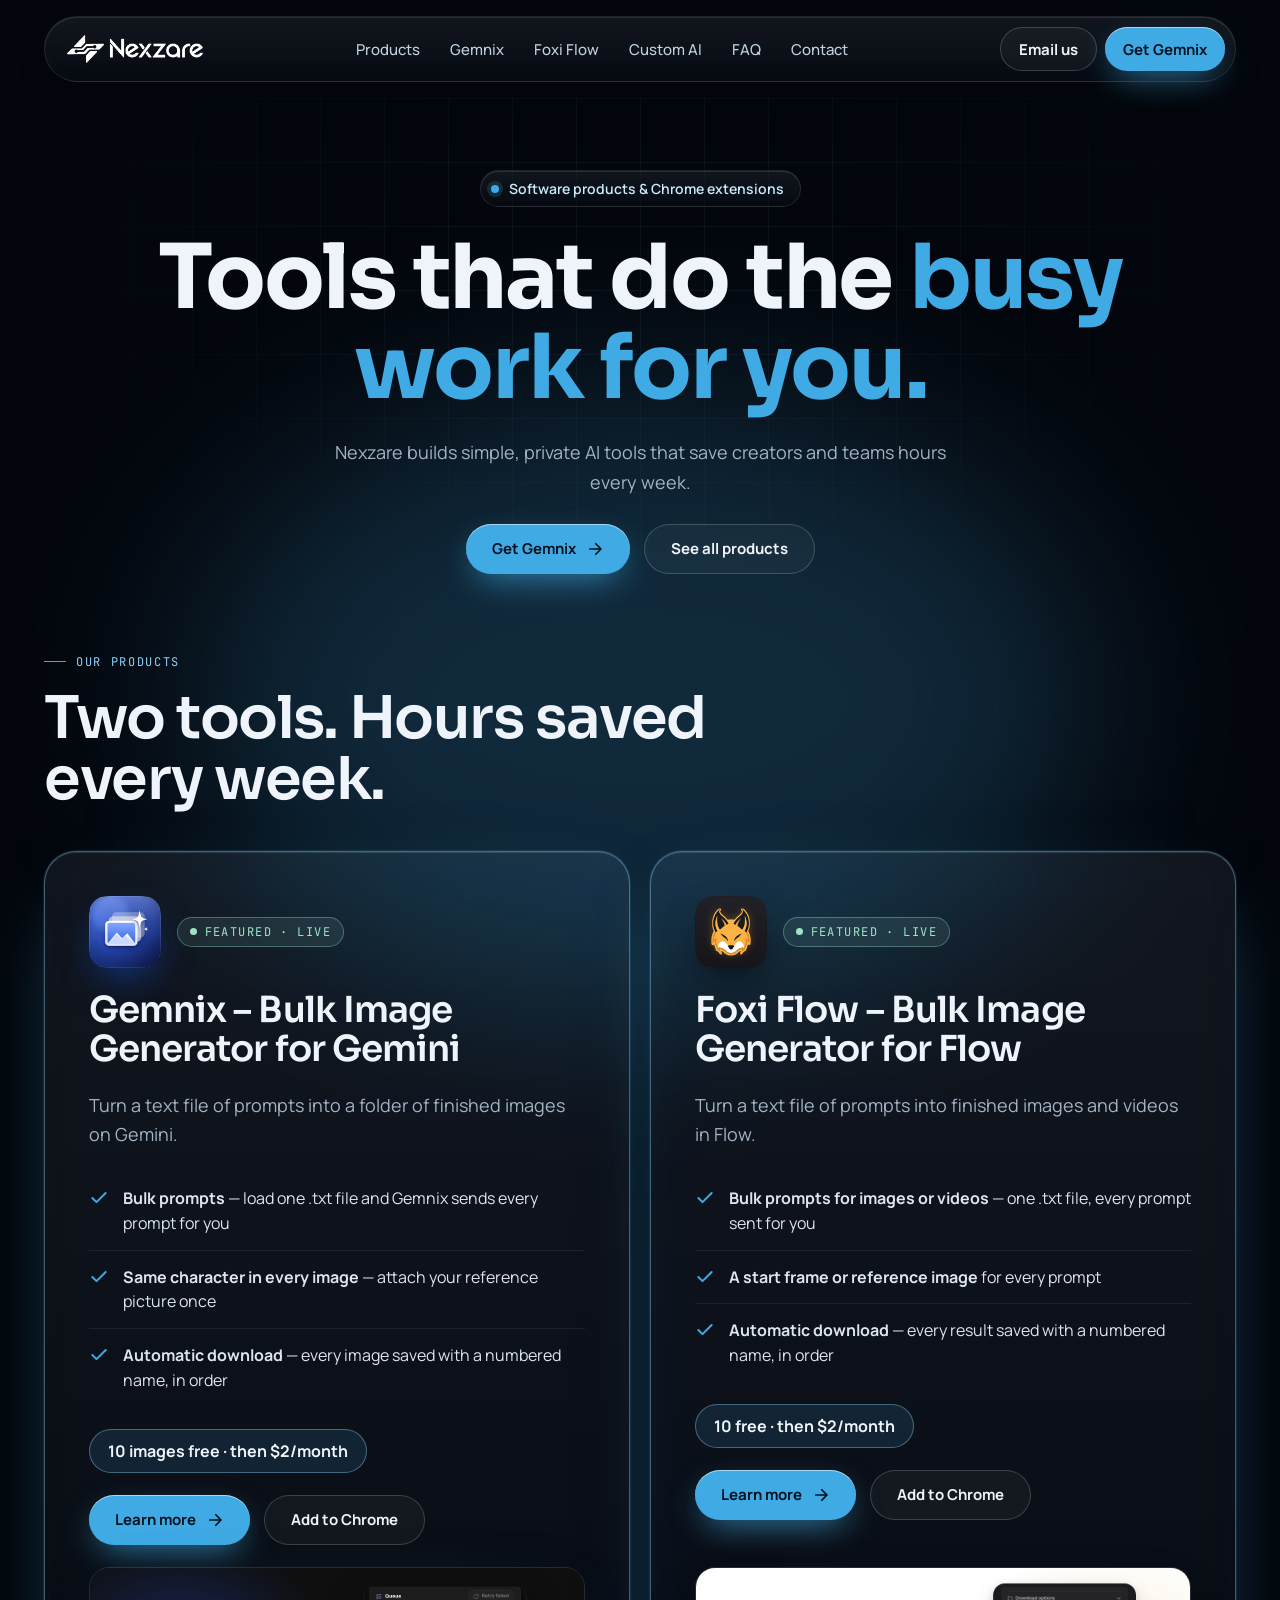
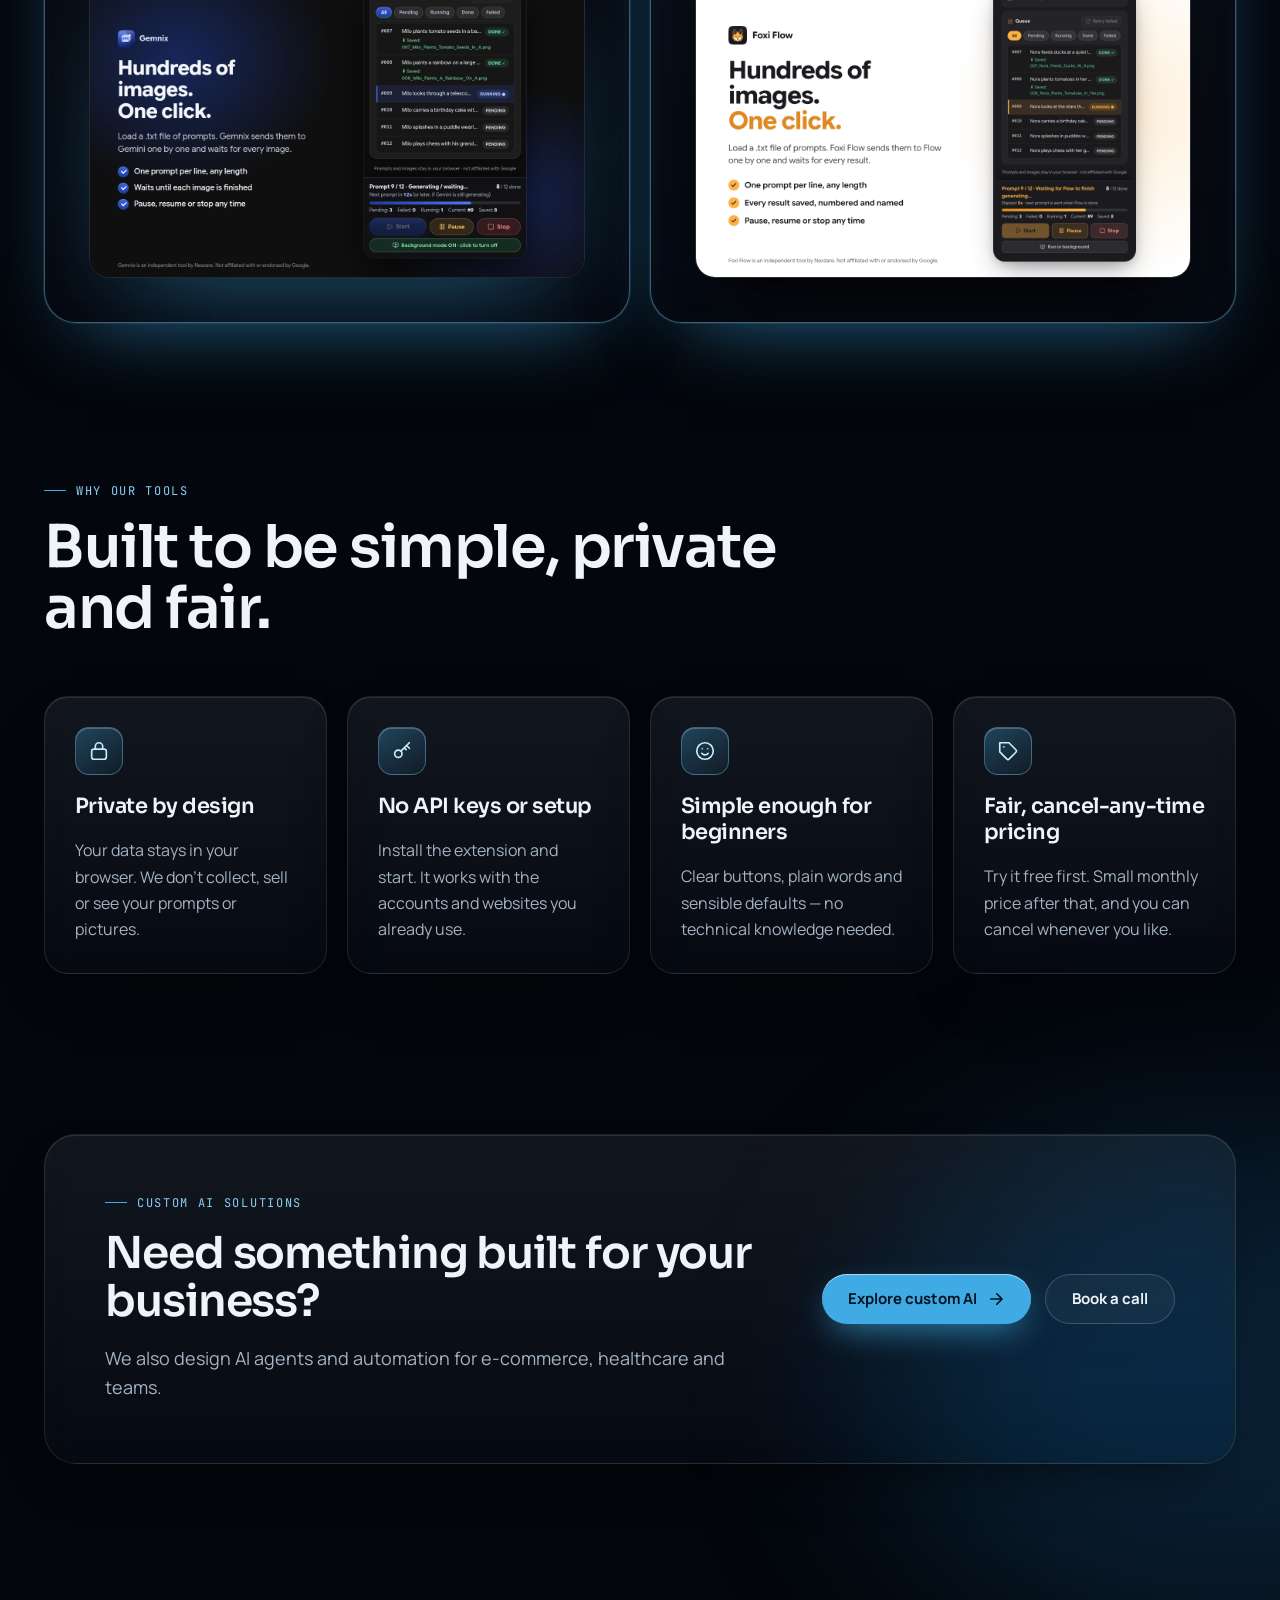
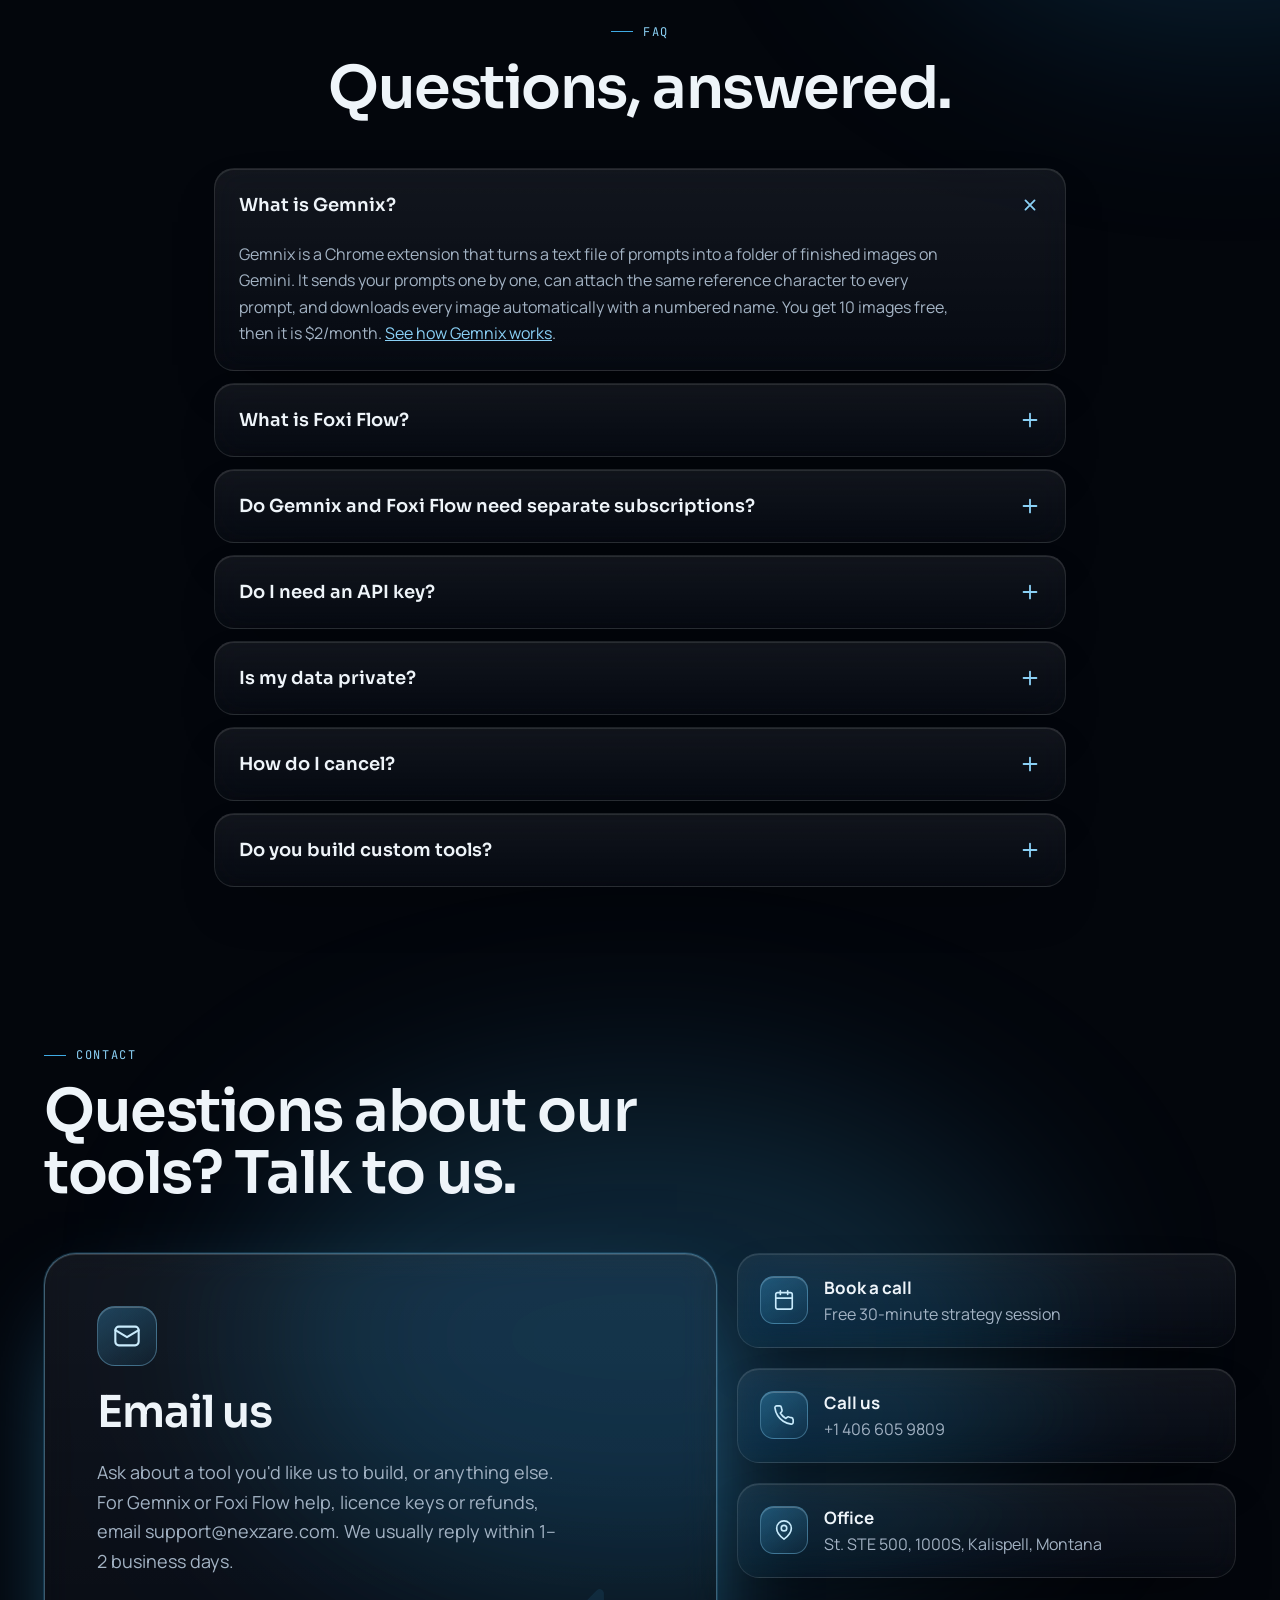
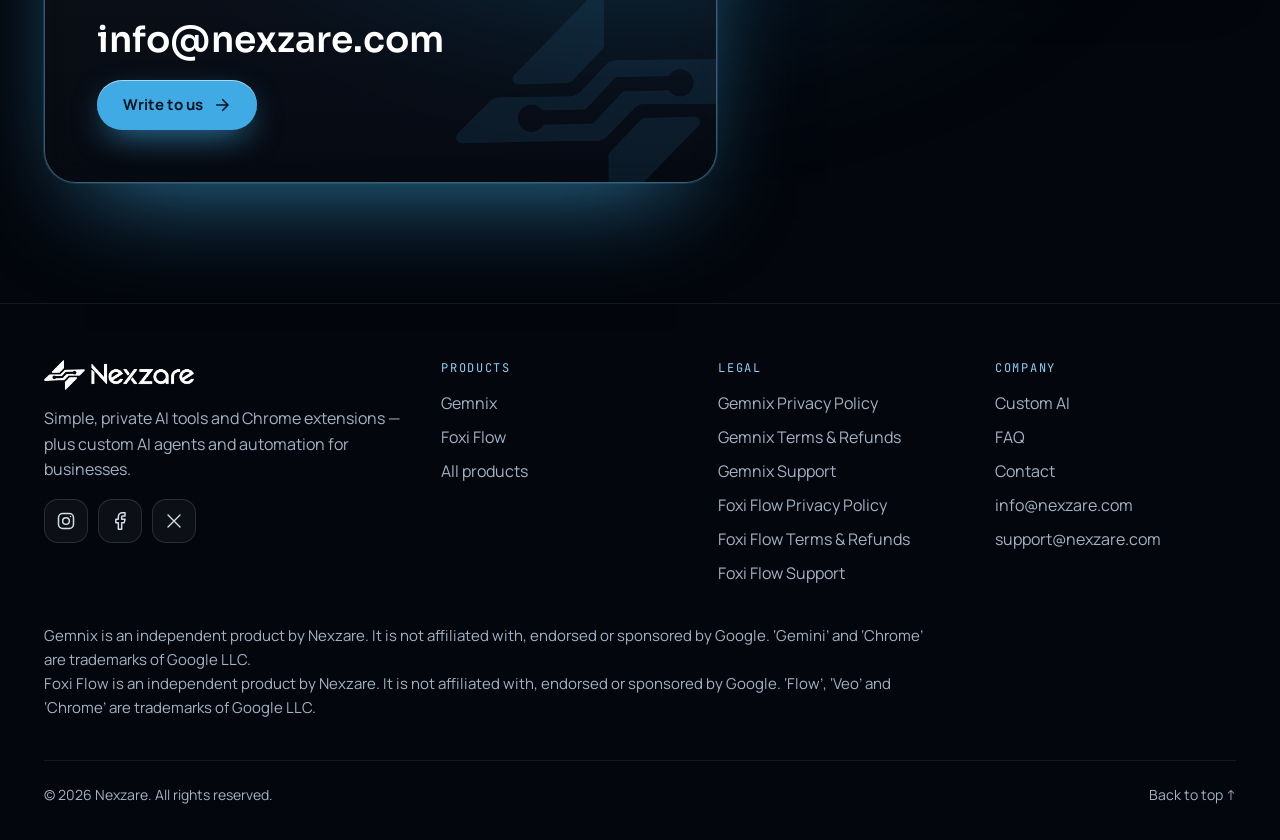
<file: index.html>
<!doctype html>
<html lang="en">
<head>
<meta charset="utf-8">
<meta name="viewport" content="width=device-width, initial-scale=1">
<title>Nexzare — AI tools & Chrome extensions</title>
<meta name="description" content="Nexzare builds simple, private AI tools and Chrome extensions that save creators and teams hours every week — including Gemnix for Gemini and Foxi Flow for Flow.">
<link rel="canonical" href="https://www.nexzare.com/">
<meta name="theme-color" content="#03060C">
<meta property="og:type" content="website">
<meta property="og:site_name" content="Nexzare">
<meta property="og:title" content="Nexzare — AI tools & Chrome extensions">
<meta property="og:description" content="Nexzare builds simple, private AI tools and Chrome extensions that save creators and teams hours every week — including Gemnix for Gemini and Foxi Flow for Flow.">
<meta property="og:url" content="https://www.nexzare.com/">
<meta property="og:image" content="https://www.nexzare.com/assets/logo-icon.png">
<meta name="twitter:card" content="summary">
<meta name="twitter:title" content="Nexzare — AI tools & Chrome extensions">
<meta name="twitter:description" content="Nexzare builds simple, private AI tools and Chrome extensions that save creators and teams hours every week — including Gemnix for Gemini and Foxi Flow for Flow.">
<meta name="twitter:image" content="https://www.nexzare.com/assets/logo-icon.png">
<link rel="icon" type="image/png" href="/assets/favicon.png">
<link rel="apple-touch-icon" href="/assets/logo-icon.png">
<link rel="preconnect" href="https://fonts.googleapis.com">
<link rel="preconnect" href="https://fonts.gstatic.com" crossorigin="anonymous">
<link href="https://fonts.googleapis.com/css2?family=Sora:wght@400;600;700&amp;family=Manrope:wght@400;500;600;700&amp;family=JetBrains+Mono:wght@500&amp;display=swap" rel="stylesheet">
<link rel="stylesheet" href="/css/site.css">
</head>
<body>
<div class="nz">

<a class="skip" href="#main">Skip to content</a>
<header style="position: sticky; top: 0; z-index: 30; padding: 16px 0">
<div class="wrap">
<nav class="glass navbar" aria-label="Main" style="display: flex; align-items: center; justify-content: space-between; gap: 16px; padding: 10px 10px 10px 22px; border-radius: 999px">
<a href="/" aria-label="Nexzare home" style="display: flex; align-items: center; min-height: 44px"><img class="brandlogo" src="/assets/logo-white.png" alt="Nexzare" width="136" height="28"></a>
<div class="navlinks">
<a class="navlink" href="/products">Products</a>
<a class="navlink" href="/gemnix">Gemnix</a>
<a class="navlink" href="/foxi-flow">Foxi Flow</a>
<a class="navlink" href="/services">Custom AI</a>
<a class="navlink" href="/#faq">FAQ</a>
<a class="navlink" href="/#contact">Contact</a>
</div>
<div style="display: flex; gap: 8px; align-items: center">
<a class="btn btn-ghost nav-cta" href="mailto:info@nexzare.com" style="min-height: 44px; padding: 0 18px">Email us</a>
<a class="btn btn-primary" href="/gemnix" style="min-height: 44px; padding: 0 18px">Get Gemnix</a>
<details class="mnav">
<summary aria-label="Open menu"><svg class="i-bars" width="22" height="22" viewBox="0 0 24 24" fill="none" stroke="currentColor" stroke-width="2" stroke-linecap="round" aria-hidden="true"><path d="M4 7h16M4 12h16M4 17h16"></path></svg><svg class="i-x" width="22" height="22" viewBox="0 0 24 24" fill="none" stroke="currentColor" stroke-width="2" stroke-linecap="round" aria-hidden="true"><path d="M18 6 6 18M6 6l12 12"></path></svg></summary>
<div class="mnav-panel">
<a href="/products">Products</a>
<a href="/gemnix">Gemnix</a>
<a href="/foxi-flow">Foxi Flow</a>
<a href="/services">Custom AI</a>
<a href="/#faq">FAQ</a>
<a href="/#contact">Contact</a>
<a href="mailto:info@nexzare.com">Email us</a>
</div>
</details>
</div>
</nav>
</div>
</header>

<main id="main">
<section id="top" style="position: relative; padding: 72px 0 40px">
<div class="gridbg"></div>
<div class="glow" style="width: 900px; height: 600px; left: 50%; margin-left: -450px; top: 300px; background: rgba(63,170,227,0.22)"></div>
<div class="wrap" style="display: flex; flex-direction: column; align-items: center; text-align: center; gap: 26px">
<span class="glass" style="display: inline-flex; align-items: center; gap: 10px; padding: 8px 16px 8px 10px; border-radius: 999px; font-size: 14px; font-weight: 600; color: #C9EBFC"><span class="live"></span>Software products &amp; Chrome extensions</span>
<h1 style="font-size: clamp(42px, 7vw, 92px); line-height: 1; max-width: 1040px; font-weight: 700">Tools that do the <span style="color: #3FAAE3">busy work for you.</span></h1>
<p class="lead" style="max-width: 640px">Nexzare builds simple, private AI tools that save creators and teams hours every week.</p>
<div style="display: flex; flex-wrap: wrap; gap: 14px; justify-content: center">
<a class="btn btn-primary" href="/gemnix">Get Gemnix
<svg width="18" height="18" viewBox="0 0 24 24" fill="none" stroke="currentColor" stroke-width="2.2" stroke-linecap="round" stroke-linejoin="round" aria-hidden="true"><path d="M5 12h14M13 5l7 7-7 7"></path></svg></a>
<a class="btn btn-ghost" href="/products">See all products</a>
</div>
</div>
</section>

<section aria-labelledby="featured-title" style="padding: 40px 0 120px; position: relative">
<div class="wrap">
<div style="display: flex; flex-direction: column; gap: 18px; max-width: 760px; margin-bottom: 40px">
<span class="tag">Our products</span>
<h2 class="h2" id="featured-title">Two tools. Hours saved every week.</h2>
</div>
<div class="g2" style="align-items: stretch">
<article class="card glass hl" style="border-radius: 32px; padding: clamp(24px, 3.4vw, 44px); display: flex; flex-direction: column; gap: 22px">
<div style="display: flex; align-items: center; gap: 16px; flex-wrap: wrap">
<img class="appicon" src="/gemnix/icon-128.png" alt="Gemnix app icon" width="72" height="72">
<span class="badge"><span class="badge-dot"></span>Featured · Live</span>
</div>
<h3 style="font-size: clamp(26px, 2.8vw, 36px); line-height: 1.1">Gemnix – Bulk Image Generator for Gemini</h3>
<p class="lead">Turn a text file of prompts into a folder of finished images on Gemini.</p>
<ul class="list">
<li><svg width="20" height="20" viewBox="0 0 24 24" fill="none" stroke="#3FAAE3" stroke-width="2.4" stroke-linecap="round" stroke-linejoin="round" aria-hidden="true" style="flex: 0 0 auto; margin-top: 2px"><path d="M20 6 9 17l-5-5"></path></svg><span><strong>Bulk prompts</strong> — load one .txt file and Gemnix sends every prompt for you</span></li>
<li><svg width="20" height="20" viewBox="0 0 24 24" fill="none" stroke="#3FAAE3" stroke-width="2.4" stroke-linecap="round" stroke-linejoin="round" aria-hidden="true" style="flex: 0 0 auto; margin-top: 2px"><path d="M20 6 9 17l-5-5"></path></svg><span><strong>Same character in every image</strong> — attach your reference picture once</span></li>
<li><svg width="20" height="20" viewBox="0 0 24 24" fill="none" stroke="#3FAAE3" stroke-width="2.4" stroke-linecap="round" stroke-linejoin="round" aria-hidden="true" style="flex: 0 0 auto; margin-top: 2px"><path d="M20 6 9 17l-5-5"></path></svg><span><strong>Automatic download</strong> — every image saved with a numbered name, in order</span></li>
</ul>
<span class="pill" style="align-self: flex-start">10 images free · then $2/month</span>
<div class="btns">
<a class="btn btn-primary" href="/gemnix">Learn more
<svg width="18" height="18" viewBox="0 0 24 24" fill="none" stroke="currentColor" stroke-width="2.2" stroke-linecap="round" stroke-linejoin="round" aria-hidden="true"><path d="M5 12h14M13 5l7 7-7 7"></path></svg></a>
<a class="btn btn-ghost" href="[CHROME WEB STORE LINK]">Add to Chrome</a>
</div>
<img class="shot" src="/gemnix/screenshot-1.png" alt="Gemnix side panel running a queue of prompts: finished images marked Done and saved with numbered file names, the next prompt generating" width="1280" height="800" loading="lazy" decoding="async" style="margin-top: auto">
</article>
<article class="card glass hl" style="border-radius: 32px; padding: clamp(24px, 3.4vw, 44px); display: flex; flex-direction: column; gap: 22px">
<div style="display: flex; align-items: center; gap: 16px; flex-wrap: wrap">
<img class="appicon" src="/foxi-flow/icon-128.png" alt="Foxi Flow app icon" width="72" height="72" style="box-shadow: 0 16px 40px -14px rgba(0,0,0,.9)">
<span class="badge"><span class="badge-dot"></span>Featured · Live</span>
</div>
<h3 style="font-size: clamp(26px, 2.8vw, 36px); line-height: 1.1">Foxi Flow – Bulk Image Generator for Flow</h3>
<p class="lead">Turn a text file of prompts into finished images and videos in Flow.</p>
<ul class="list">
<li><svg width="20" height="20" viewBox="0 0 24 24" fill="none" stroke="#3FAAE3" stroke-width="2.4" stroke-linecap="round" stroke-linejoin="round" aria-hidden="true" style="flex: 0 0 auto; margin-top: 2px"><path d="M20 6 9 17l-5-5"></path></svg><span><strong>Bulk prompts for images or videos</strong> — one .txt file, every prompt sent for you</span></li>
<li><svg width="20" height="20" viewBox="0 0 24 24" fill="none" stroke="#3FAAE3" stroke-width="2.4" stroke-linecap="round" stroke-linejoin="round" aria-hidden="true" style="flex: 0 0 auto; margin-top: 2px"><path d="M20 6 9 17l-5-5"></path></svg><span><strong>A start frame or reference image</strong> for every prompt</span></li>
<li><svg width="20" height="20" viewBox="0 0 24 24" fill="none" stroke="#3FAAE3" stroke-width="2.4" stroke-linecap="round" stroke-linejoin="round" aria-hidden="true" style="flex: 0 0 auto; margin-top: 2px"><path d="M20 6 9 17l-5-5"></path></svg><span><strong>Automatic download</strong> — every result saved with a numbered name, in order</span></li>
</ul>
<span class="pill" style="align-self: flex-start">10 free · then $2/month</span>
<div class="btns">
<a class="btn btn-primary" href="/foxi-flow">Learn more
<svg width="18" height="18" viewBox="0 0 24 24" fill="none" stroke="currentColor" stroke-width="2.2" stroke-linecap="round" stroke-linejoin="round" aria-hidden="true"><path d="M5 12h14M13 5l7 7-7 7"></path></svg></a>
<a class="btn btn-ghost" href="[FOXI CHROME WEB STORE LINK]">Add to Chrome</a>
</div>
<img class="shot shot-light" src="/foxi-flow/screenshot-1.png" alt="Foxi Flow side panel running a queue of prompts in Flow: two results done and saved with numbered file names, prompt 9 running" width="1280" height="800" loading="lazy" decoding="async" style="margin-top: auto">
</article>
</div>
</div>
</section>

<section aria-labelledby="why-title" style="padding: 40px 0 120px">
<div class="wrap">
<div style="display: flex; flex-direction: column; gap: 18px; max-width: 760px; margin-bottom: 56px">
<span class="tag">Why our tools</span>
<h2 class="h2" id="why-title">Built to be simple, private and fair.</h2>
</div>
<div class="g4">
<article class="card glass" style="display: flex; flex-direction: column; gap: 18px">
<span class="ico"><svg width="22" height="22" viewBox="0 0 24 24" fill="none" stroke="currentColor" stroke-width="1.8" stroke-linecap="round" stroke-linejoin="round" aria-hidden="true"><rect x="4" y="10" width="16" height="11" rx="2.5"></rect><path d="M8 10V7a4 4 0 0 1 8 0v3"></path></svg></span>
<h3 style="font-size: 21px">Private by design</h3>
<p class="txt">Your data stays in your browser. We don't collect, sell or see your prompts or pictures.</p>
</article>
<article class="card glass" style="display: flex; flex-direction: column; gap: 18px">
<span class="ico"><svg width="22" height="22" viewBox="0 0 24 24" fill="none" stroke="currentColor" stroke-width="1.8" stroke-linecap="round" stroke-linejoin="round" aria-hidden="true"><circle cx="8" cy="15" r="4"></circle><path d="M10.8 12.2 20 3M17 6l3 3M14.5 8.5l2 2"></path></svg></span>
<h3 style="font-size: 21px">No API keys or setup</h3>
<p class="txt">Install the extension and start. It works with the accounts and websites you already use.</p>
</article>
<article class="card glass" style="display: flex; flex-direction: column; gap: 18px">
<span class="ico"><svg width="22" height="22" viewBox="0 0 24 24" fill="none" stroke="currentColor" stroke-width="1.8" stroke-linecap="round" stroke-linejoin="round" aria-hidden="true"><circle cx="12" cy="12" r="9"></circle><path d="M8.5 14.5a4.5 4.5 0 0 0 7 0M9 9.5h.01M15 9.5h.01"></path></svg></span>
<h3 style="font-size: 21px">Simple enough for beginners</h3>
<p class="txt">Clear buttons, plain words and sensible defaults — no technical knowledge needed.</p>
</article>
<article class="card glass" style="display: flex; flex-direction: column; gap: 18px">
<span class="ico"><svg width="22" height="22" viewBox="0 0 24 24" fill="none" stroke="currentColor" stroke-width="1.8" stroke-linecap="round" stroke-linejoin="round" aria-hidden="true"><path d="M20.6 13.4 13.4 20.6a2 2 0 0 1-2.8 0L3 13V3h10l7.6 7.6a2 2 0 0 1 0 2.8z"></path><path d="M7.5 7.5h.01"></path></svg></span>
<h3 style="font-size: 21px">Fair, cancel-any-time pricing</h3>
<p class="txt">Try it free first. Small monthly price after that, and you can cancel whenever you like.</p>
</article>
</div>
</div>
</section>

<section aria-labelledby="custom-title" style="padding: 40px 0 120px; position: relative">
<div class="glow" style="width: 700px; height: 500px; right: -300px; top: 40px; background: rgba(28,111,168,0.25)"></div>
<div class="wrap">
<div class="card glass" style="border-radius: 32px; padding: clamp(28px, 5vw, 60px); display: flex; flex-wrap: wrap; justify-content: space-between; align-items: center; gap: 32px">
<div style="display: flex; flex-direction: column; gap: 18px; max-width: 680px">
<span class="tag">Custom AI solutions</span>
<h2 id="custom-title" style="font-size: clamp(28px, 3.6vw, 44px); line-height: 1.1">Need something built for your business?</h2>
<p class="lead">We also design AI agents and automation for e-commerce, healthcare and teams.</p>
</div>
<div class="btns">
<a class="btn btn-primary" href="/services">Explore custom AI
<svg width="18" height="18" viewBox="0 0 24 24" fill="none" stroke="currentColor" stroke-width="2.2" stroke-linecap="round" stroke-linejoin="round" aria-hidden="true"><path d="M5 12h14M13 5l7 7-7 7"></path></svg></a>
<a class="btn btn-ghost" href="https://calendly.com/nexzare/30min">Book a call</a>
</div>
</div>
</div>
</section>

<section id="faq" style="padding: 40px 0 120px; scroll-margin-top: 100px">
<div class="wrap" style="max-width: 900px">
<div style="display: flex; flex-direction: column; gap: 18px; margin-bottom: 48px; text-align: center; align-items: center">
<span class="tag">FAQ</span>
<h2 class="h2">Questions, answered.</h2>
</div>
<div style="display: flex; flex-direction: column; gap: 12px">
<details class="faq glass" open="">
<summary>What is Gemnix?<svg class="pl" width="22" height="22" viewBox="0 0 24 24" fill="none" stroke="currentColor" stroke-width="2" stroke-linecap="round" aria-hidden="true"><path d="M12 5v14M5 12h14"></path></svg></summary>
<p>Gemnix is a Chrome extension that turns a text file of prompts into a folder of finished images on Gemini. It sends your prompts one by one, can attach the same reference character to every prompt, and downloads every image automatically with a numbered name. You get 10 images free, then it is $2/month. <a href="/gemnix">See how Gemnix works</a>.</p>
</details>
<details class="faq glass">
<summary>What is Foxi Flow?<svg class="pl" width="22" height="22" viewBox="0 0 24 24" fill="none" stroke="currentColor" stroke-width="2" stroke-linecap="round" aria-hidden="true"><path d="M12 5v14M5 12h14"></path></svg></summary>
<p>Foxi Flow is a Chrome extension that sends a text file of prompts to Flow one by one, makes images or videos, and saves every result automatically. You get 10 images or videos free, then it is $2/month. <a href="/foxi-flow">See how Foxi Flow works</a>.</p>
</details>
<details class="faq glass">
<summary>Do Gemnix and Foxi Flow need separate subscriptions?<svg class="pl" width="22" height="22" viewBox="0 0 24 24" fill="none" stroke="currentColor" stroke-width="2" stroke-linecap="round" aria-hidden="true"><path d="M12 5v14M5 12h14"></path></svg></summary>
<p>Yes. Each product has its own $2/month plan and its own free trial.</p>
</details>
<details class="faq glass">
<summary>Do I need an API key?<svg class="pl" width="22" height="22" viewBox="0 0 24 24" fill="none" stroke="currentColor" stroke-width="2" stroke-linecap="round" aria-hidden="true"><path d="M12 5v14M5 12h14"></path></svg></summary>
<p>No. Gemnix uses the Gemini website you are already signed in to — no API key, no Google Cloud account and no setup.</p>
</details>
<details class="faq glass">
<summary>Is my data private?<svg class="pl" width="22" height="22" viewBox="0 0 24 24" fill="none" stroke="currentColor" stroke-width="2" stroke-linecap="round" aria-hidden="true"><path d="M12 5v14M5 12h14"></path></svg></summary>
<p>Yes. Your prompts, reference images and generated pictures stay in your own browser. The only thing that leaves it is your licence key, which is checked with our payment provider, Gumroad. There is no analytics or tracking. Read the <a href="/gemnix/privacy">Gemnix Privacy Policy</a>.</p>
</details>
<details class="faq glass">
<summary>How do I cancel?<svg class="pl" width="22" height="22" viewBox="0 0 24 24" fill="none" stroke="currentColor" stroke-width="2" stroke-linecap="round" aria-hidden="true"><path d="M12 5v14M5 12h14"></path></svg></summary>
<p>Use the link in your receipt email or "Manage subscription" in the extension. You keep Pro until the end of the period you already paid for. More help is on the <a href="/gemnix/support">Gemnix Support</a> page.</p>
</details>
<details class="faq glass">
<summary>Do you build custom tools?<svg class="pl" width="22" height="22" viewBox="0 0 24 24" fill="none" stroke="currentColor" stroke-width="2" stroke-linecap="round" aria-hidden="true"><path d="M12 5v14M5 12h14"></path></svg></summary>
<p>Yes. Alongside our own products, we design and build AI agents and automation for e-commerce brands, healthcare organisations and teams. <a href="/services">Explore custom AI</a> or <a href="https://calendly.com/nexzare/30min">book a call</a>.</p>
</details>
</div>
</div>
</section>

<section id="contact" style="padding: 40px 0 120px; scroll-margin-top: 100px; position: relative">
<div class="glow" style="width: 800px; height: 500px; left: 50%; margin-left: -400px; top: 80px; background: rgba(63,170,227,0.20)"></div>
<div class="wrap">
<div style="display: flex; flex-direction: column; gap: 18px; max-width: 760px; margin-bottom: 48px">
<span class="tag">Contact</span>
<h2 class="h2">Questions about our tools? Talk to us.</h2>
</div>
<div class="contact">
<div class="card glass" style="border-radius: 32px; padding: clamp(28px, 4.5vw, 52px); display: flex; flex-direction: column; justify-content: space-between; gap: 40px; border-color: rgba(138,208,245,.4); box-shadow: 0 0 0 1px rgba(63,170,227,.18), 0 40px 100px -40px rgba(63,170,227,.75), inset 0 1px 0 rgba(255,255,255,.14)">
<img src="/assets/logo-icon.png" alt="" aria-hidden="true" style="position: absolute; right: -40px; bottom: -30px; width: 300px; height: auto; opacity: .10">
<div style="display: flex; flex-direction: column; gap: 18px; position: relative">
<span class="ico" style="width: 60px; height: 60px; border-radius: 18px"><svg width="28" height="28" viewBox="0 0 24 24" fill="none" stroke="currentColor" stroke-width="1.8" stroke-linecap="round" stroke-linejoin="round" aria-hidden="true"><rect x="2" y="4" width="20" height="16" rx="3"></rect><path d="m22 7-10 6L2 7"></path></svg></span>
<h3 style="font-size: clamp(30px, 3.6vw, 44px)">Email us</h3>
<p class="lead" style="max-width: 460px">Ask about a tool you'd like us to build, or anything else. For Gemnix or Foxi Flow help, licence keys or refunds, email support@nexzare.com. We usually reply within 1–2 business days.</p>
</div>
<div style="display: flex; flex-direction: column; gap: 18px; position: relative">
<a href="mailto:info@nexzare.com" style="font-family: 'Sora', sans-serif; font-size: clamp(24px, 3vw, 36px); font-weight: 600; color: #FFFFFF; text-decoration: none; word-break: break-all">info@nexzare.com</a>
<div><a class="btn btn-primary" href="mailto:info@nexzare.com?subject=Question%20for%20Nexzare">Write to us
<svg width="18" height="18" viewBox="0 0 24 24" fill="none" stroke="currentColor" stroke-width="2.2" stroke-linecap="round" stroke-linejoin="round" aria-hidden="true"><path d="M5 12h14M13 5l7 7-7 7"></path></svg></a></div>
</div>
</div>
<div style="display: flex; flex-direction: column; gap: 20px">
<a class="mini glass" href="https://calendly.com/nexzare/30min">
<span class="ico"><svg width="22" height="22" viewBox="0 0 24 24" fill="none" stroke="currentColor" stroke-width="1.8" stroke-linecap="round" stroke-linejoin="round" aria-hidden="true"><rect x="3" y="4" width="18" height="18" rx="2"></rect><path d="M16 2v4M8 2v4M3 10h18"></path></svg></span>
<span style="display: flex; flex-direction: column; gap: 4px"><strong style="font-size: 17px">Book a call</strong><span class="muted" style="font-size: 16px">Free 30-minute strategy session</span></span>
</a>
<a class="mini glass" href="tel:+14066059809">
<span class="ico"><svg width="22" height="22" viewBox="0 0 24 24" fill="none" stroke="currentColor" stroke-width="1.8" stroke-linecap="round" stroke-linejoin="round" aria-hidden="true"><path d="M22 16.9v3a2 2 0 0 1-2.2 2 19.8 19.8 0 0 1-8.6-3.1 19.5 19.5 0 0 1-6-6A19.8 19.8 0 0 1 2.1 4.2 2 2 0 0 1 4.1 2h3a2 2 0 0 1 2 1.7c.1.9.4 1.8.7 2.7a2 2 0 0 1-.5 2.1L8 9.8a16 16 0 0 0 6 6l1.3-1.3a2 2 0 0 1 2.1-.4c.9.3 1.8.6 2.7.7a2 2 0 0 1 1.7 2z"></path></svg></span>
<span style="display: flex; flex-direction: column; gap: 4px"><strong style="font-size: 17px">Call us</strong><span class="muted" style="font-size: 16px">+1 406 605 9809</span></span>
</a>
<div class="mini glass">
<span class="ico"><svg width="22" height="22" viewBox="0 0 24 24" fill="none" stroke="currentColor" stroke-width="1.8" stroke-linecap="round" stroke-linejoin="round" aria-hidden="true"><path d="M20 10c0 6-8 12-8 12S4 16 4 10a8 8 0 0 1 16 0z"></path><circle cx="12" cy="10" r="3"></circle></svg></span>
<span style="display: flex; flex-direction: column; gap: 4px"><strong style="font-size: 17px">Office</strong><span class="muted" style="font-size: 16px">St. STE 500, 1000S, Kalispell, Montana</span></span>
</div>
</div>
</div>
</div>
</section>
</main>

<footer style="padding: 56px 0 36px; border-top: 1px solid rgba(255,255,255,.08); position: relative; z-index: 2">
<div class="wrap" style="display: flex; flex-direction: column; gap: 40px">
<div class="fgrid">
<div class="fcol fbrand" style="gap: 16px; max-width: 380px">
<img src="/assets/logo-white.png" alt="Nexzare" width="150" height="31" style="width: 150px; height: auto">
<p class="muted" style="margin: 0; font-size: 16px; line-height: 1.6">Simple, private AI tools and Chrome extensions — plus custom AI agents and automation for businesses.</p>
<div style="display: flex; gap: 10px">
<a class="soc" href="https://www.instagram.com/nexzare.llc" aria-label="Nexzare on Instagram"><svg width="20" height="20" viewBox="0 0 24 24" fill="none" stroke="currentColor" stroke-width="1.8" stroke-linecap="round" stroke-linejoin="round" aria-hidden="true"><rect x="3" y="3" width="18" height="18" rx="5"></rect><circle cx="12" cy="12" r="4"></circle><path d="M17.5 6.5h.01"></path></svg></a>
<a class="soc" href="https://www.facebook.com/profile.php?id=61578299108655" aria-label="Nexzare on Facebook"><svg width="20" height="20" viewBox="0 0 24 24" fill="none" stroke="currentColor" stroke-width="1.8" stroke-linecap="round" stroke-linejoin="round" aria-hidden="true"><path d="M18 2h-3a5 5 0 0 0-5 5v3H7v4h3v8h4v-8h3l1-4h-4V7a1 1 0 0 1 1-1h3z"></path></svg></a>
<a class="soc" href="https://x.com/nexzarellc" aria-label="Nexzare on X"><svg width="18" height="18" viewBox="0 0 24 24" fill="none" stroke="currentColor" stroke-width="1.8" stroke-linecap="round" stroke-linejoin="round" aria-hidden="true"><path d="M4 4l16 16M20 4L4 20"></path></svg></a>
</div>
</div>
<nav class="fcol" aria-label="Products">
<p class="fhead">Products</p>
<a class="flink" href="/gemnix">Gemnix</a>
<a class="flink" href="/foxi-flow">Foxi Flow</a>
<a class="flink" href="/products">All products</a>
</nav>
<nav class="fcol" aria-label="Legal">
<p class="fhead">Legal</p>
<a class="flink" href="/gemnix/privacy">Gemnix Privacy Policy</a>
<a class="flink" href="/gemnix/terms">Gemnix Terms &amp; Refunds</a>
<a class="flink" href="/gemnix/support">Gemnix Support</a>
<a class="flink" href="/foxi-flow/privacy">Foxi Flow Privacy Policy</a>
<a class="flink" href="/foxi-flow/terms">Foxi Flow Terms &amp; Refunds</a>
<a class="flink" href="/foxi-flow/support">Foxi Flow Support</a>
</nav>
<nav class="fcol" aria-label="Company">
<p class="fhead">Company</p>
<a class="flink" href="/services">Custom AI</a>
<a class="flink" href="/#faq">FAQ</a>
<a class="flink" href="/#contact">Contact</a>
<a class="flink" href="mailto:info@nexzare.com">info@nexzare.com</a>
<a class="flink" href="mailto:support@nexzare.com">support@nexzare.com</a>
</nav>
</div>
<p class="tm">Gemnix is an independent product by Nexzare. It is not affiliated with, endorsed or sponsored by Google. &lsquo;Gemini&rsquo; and &lsquo;Chrome&rsquo; are trademarks of Google LLC.<br>Foxi Flow is an independent product by Nexzare. It is not affiliated with, endorsed or sponsored by Google. &lsquo;Flow&rsquo;, &lsquo;Veo&rsquo; and &lsquo;Chrome&rsquo; are trademarks of Google LLC.</p>
<div style="display: flex; justify-content: space-between; flex-wrap: wrap; gap: 12px; padding-top: 24px; border-top: 1px solid rgba(255,255,255,.08)">
<span class="muted" style="font-size: 14px">© 2026 Nexzare. All rights reserved.</span>
<a class="flink" href="#top" style="font-size: 14px">Back to top ↑</a>
</div>
</div>
</footer>

</div>
</body>
</html>
</file>
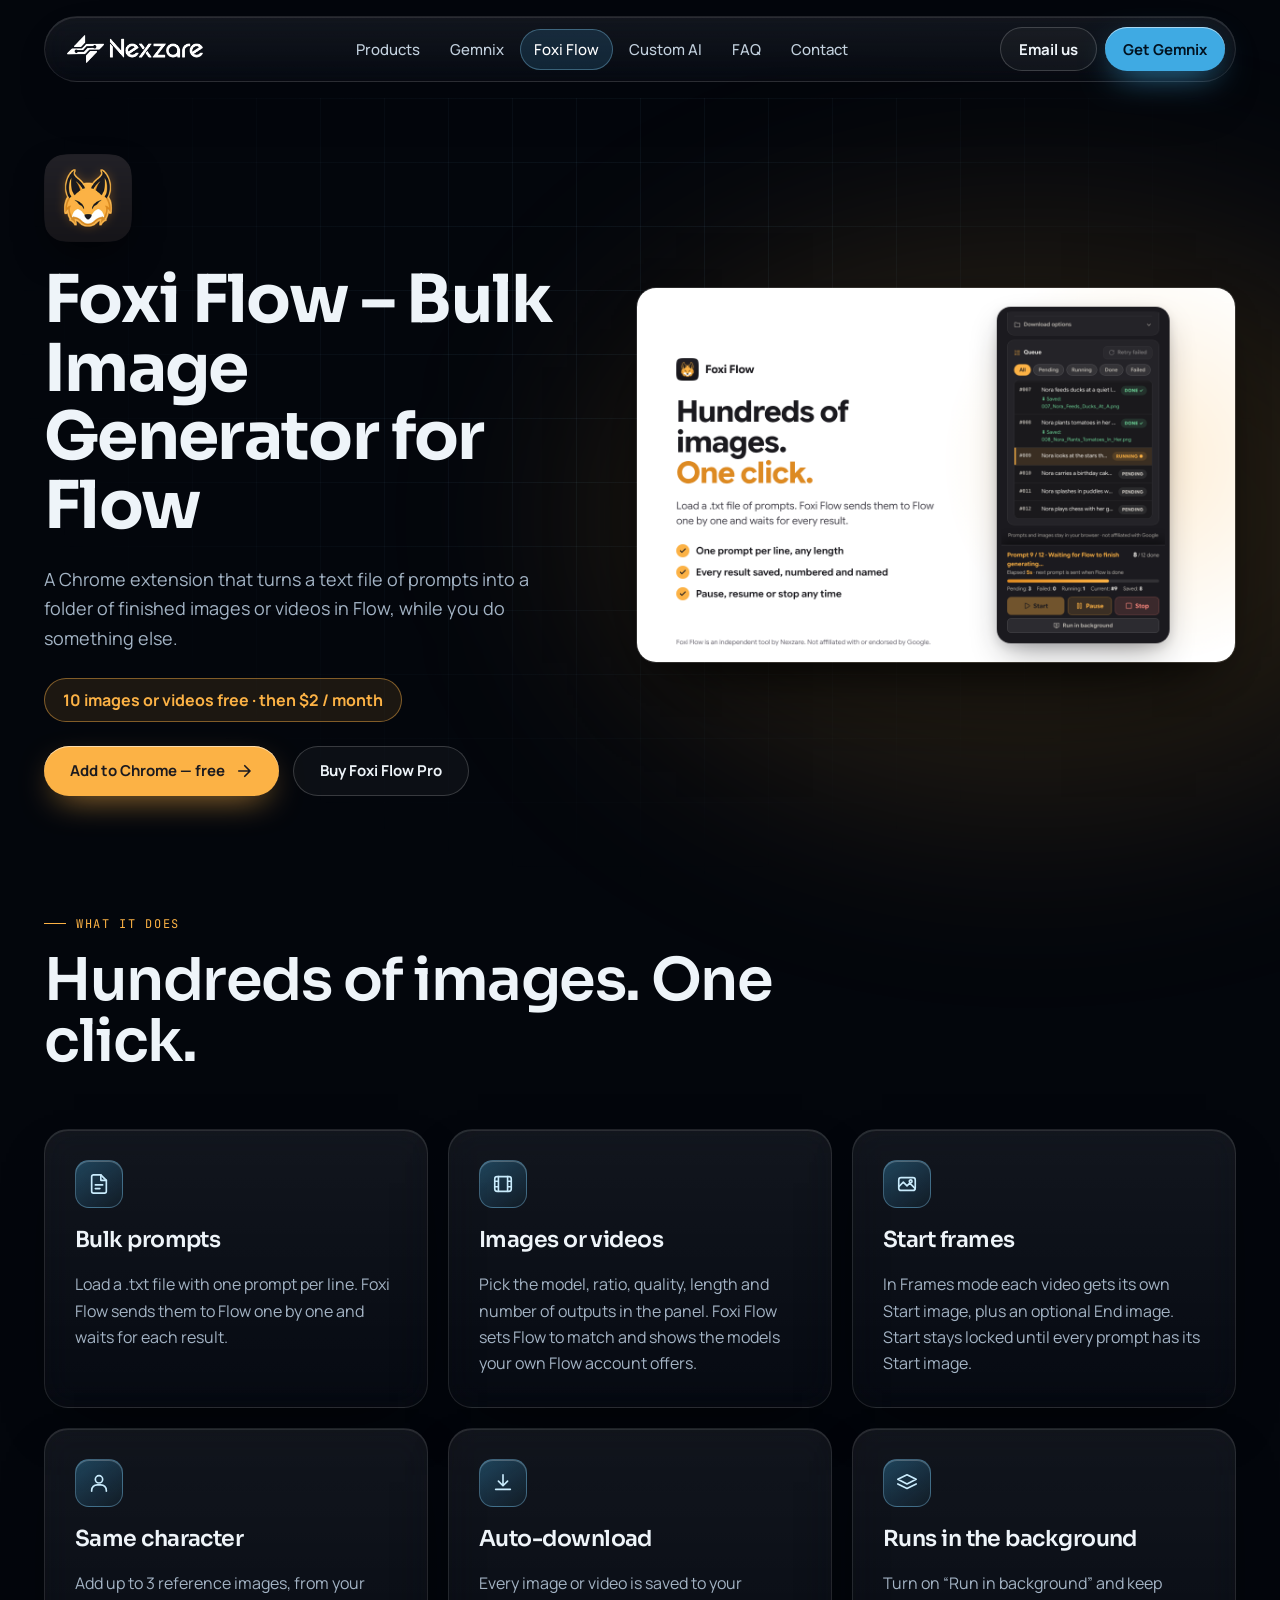
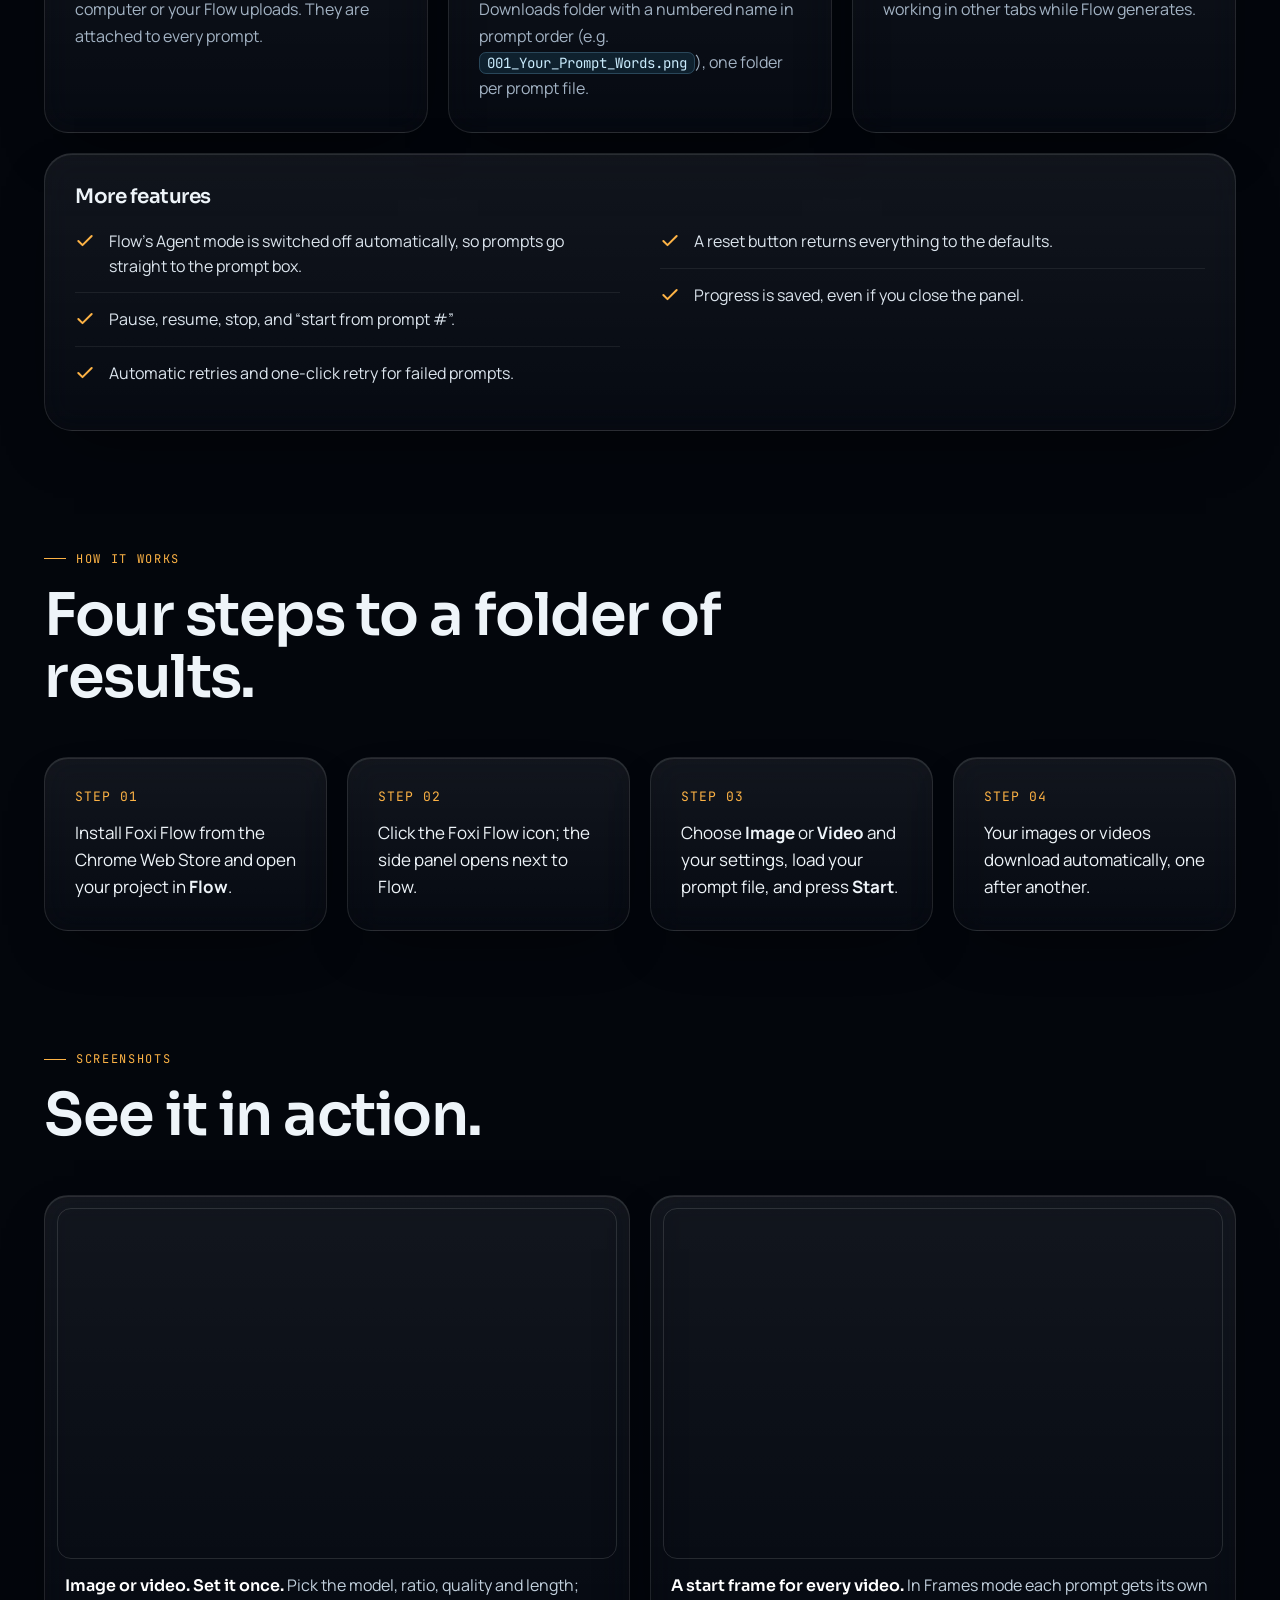
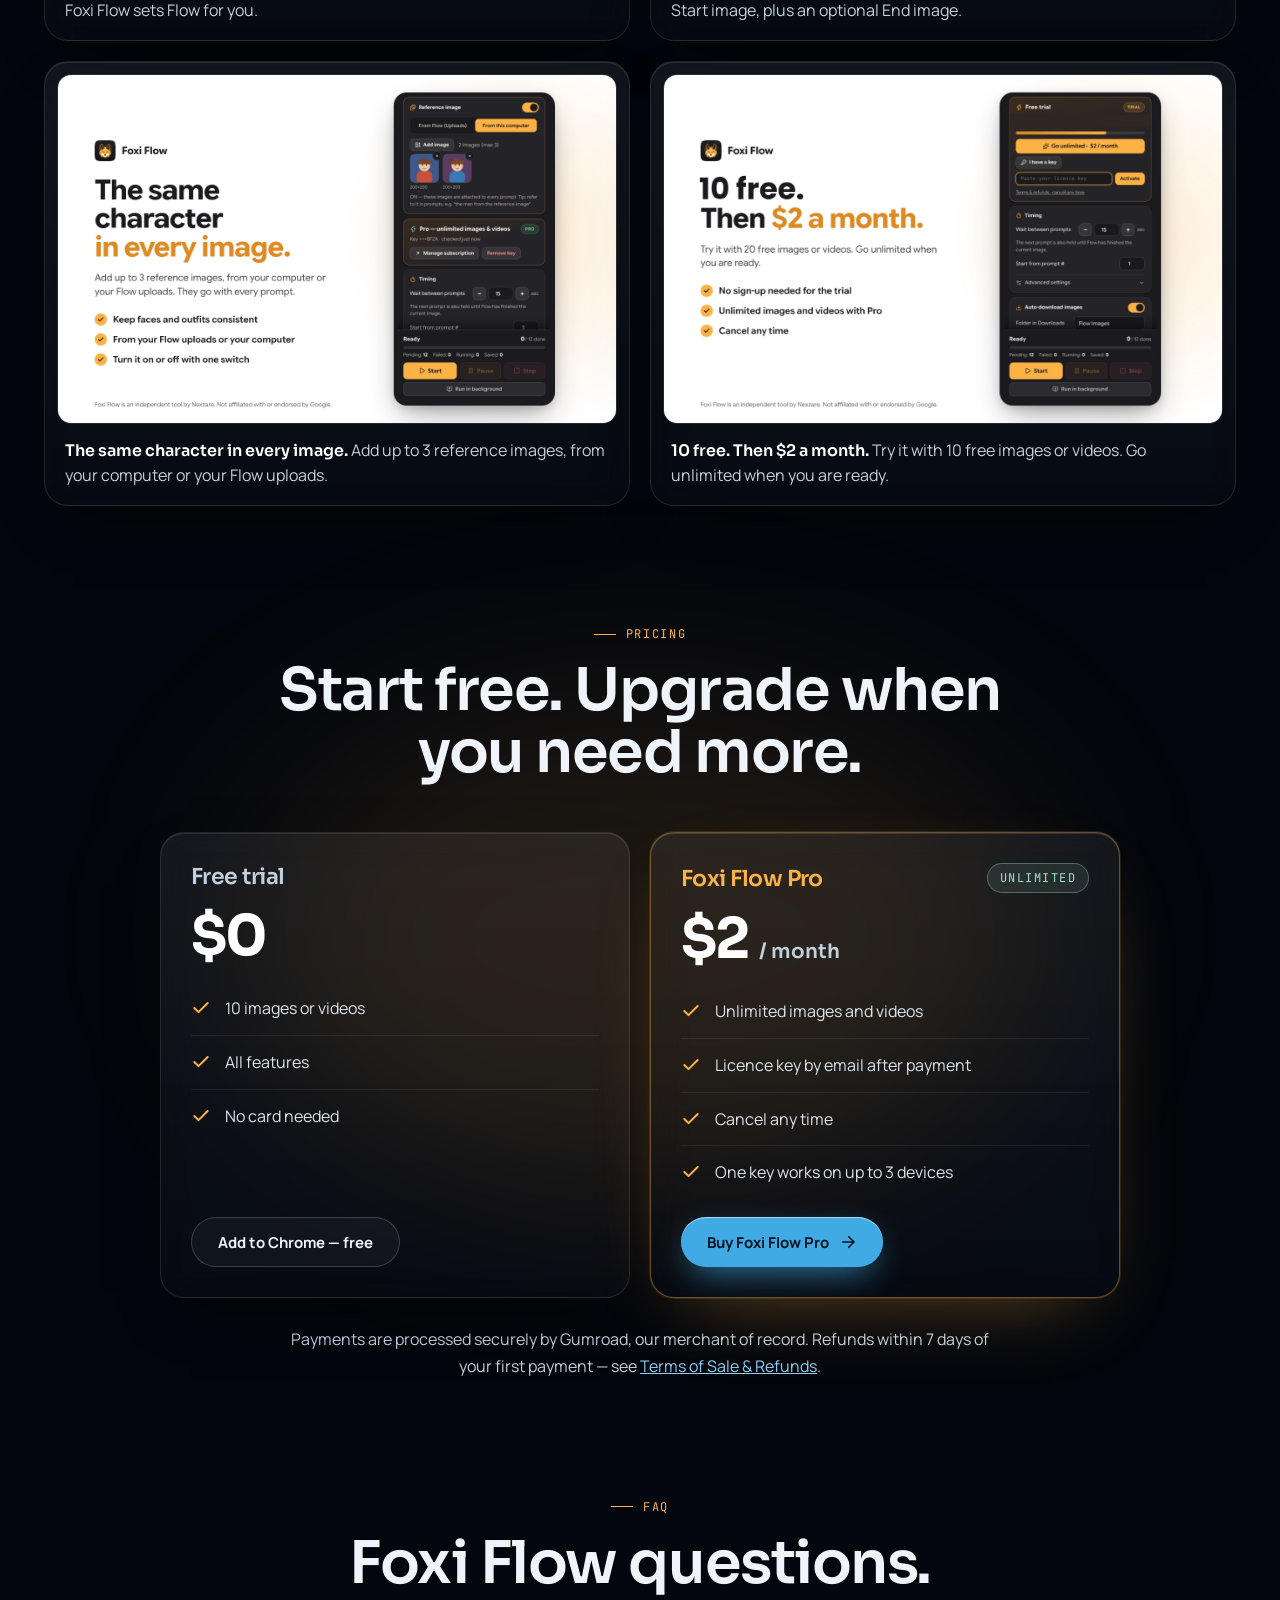
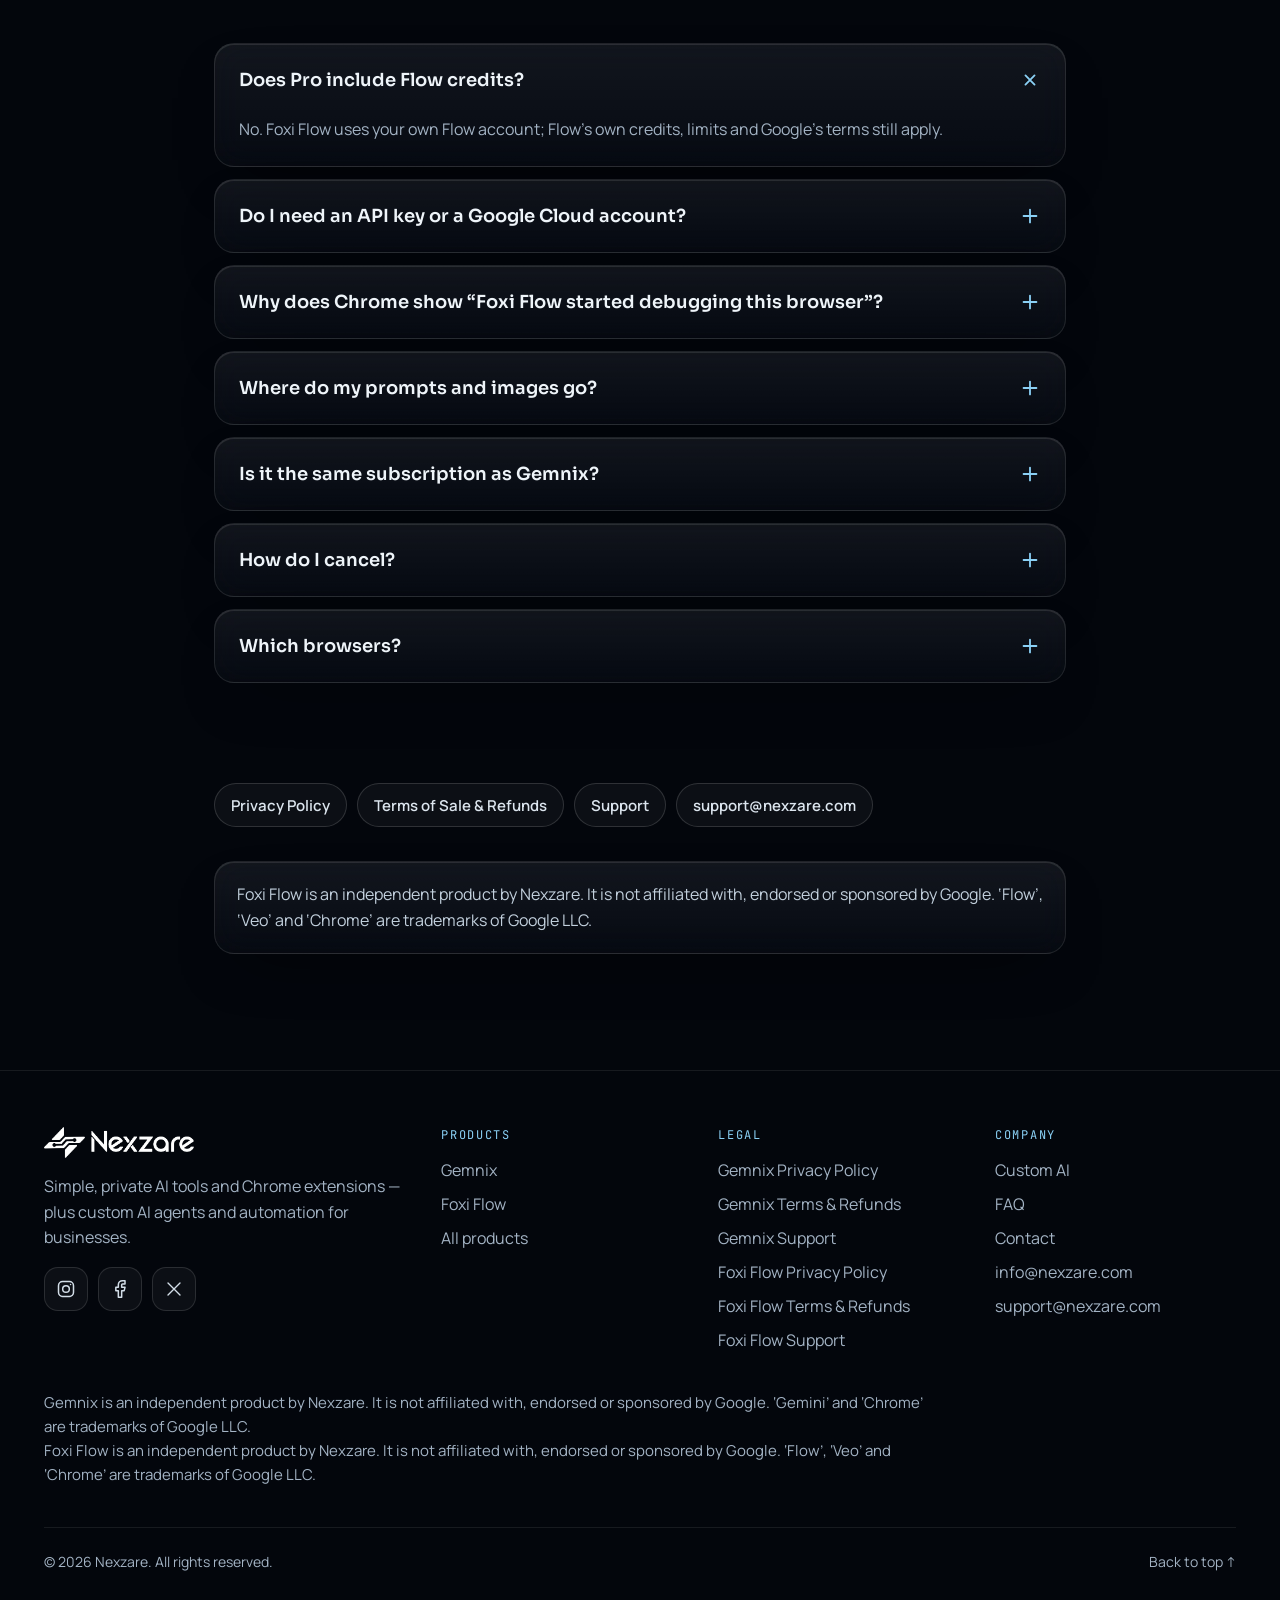
<file: foxi-flow/index.html>
<!doctype html>
<html lang="en">
<head>
<meta charset="utf-8">
<meta name="viewport" content="width=device-width, initial-scale=1">
<title>Foxi Flow – Bulk Image Generator for Flow | Nexzare</title>
<meta name="description" content="Foxi Flow is a Chrome extension that generates images and videos in bulk in Flow from a text file of prompts, with reference images, start frames and automatic download. 10 free, then $2/month.">
<link rel="canonical" href="https://www.nexzare.com/foxi-flow">
<meta name="theme-color" content="#03060C">
<meta property="og:type" content="website">
<meta property="og:site_name" content="Nexzare">
<meta property="og:title" content="Foxi Flow – Bulk Image Generator for Flow | Nexzare">
<meta property="og:description" content="Foxi Flow is a Chrome extension that generates images and videos in bulk in Flow from a text file of prompts, with reference images, start frames and automatic download. 10 free, then $2/month.">
<meta property="og:url" content="https://www.nexzare.com/foxi-flow">
<meta property="og:image" content="https://www.nexzare.com/foxi-flow/screenshot-1.png">
<meta name="twitter:card" content="summary_large_image">
<meta name="twitter:title" content="Foxi Flow – Bulk Image Generator for Flow | Nexzare">
<meta name="twitter:description" content="Foxi Flow is a Chrome extension that generates images and videos in bulk in Flow from a text file of prompts, with reference images, start frames and automatic download. 10 free, then $2/month.">
<meta name="twitter:image" content="https://www.nexzare.com/foxi-flow/screenshot-1.png">
<link rel="icon" type="image/png" href="/assets/favicon.png">
<link rel="apple-touch-icon" href="/assets/logo-icon.png">
<link rel="preconnect" href="https://fonts.googleapis.com">
<link rel="preconnect" href="https://fonts.gstatic.com" crossorigin="anonymous">
<link href="https://fonts.googleapis.com/css2?family=Sora:wght@400;600;700&amp;family=Manrope:wght@400;500;600;700&amp;family=JetBrains+Mono:wght@500&amp;display=swap" rel="stylesheet">
<link rel="stylesheet" href="/css/site.css">
<script type="application/ld+json">
{
  "@context": "https://schema.org",
  "@type": "SoftwareApplication",
  "name": "Foxi Flow – Bulk Image Generator for Flow",
  "operatingSystem": "Chrome",
  "applicationCategory": "BrowserApplication",
  "description": "Foxi Flow is a Chrome extension that generates images and videos in bulk in Flow from a text file of prompts, with reference images, start frames and automatic download. 10 free, then $2/month.",
  "url": "https://www.nexzare.com/foxi-flow",
  "image": "https://www.nexzare.com/foxi-flow/icon-128.png",
  "screenshot": "https://www.nexzare.com/foxi-flow/screenshot-1.png",
  "publisher": {
    "@type": "Organization",
    "name": "Nexzare",
    "url": "https://www.nexzare.com/"
  },
  "offers": {
    "@type": "Offer",
    "price": "2.00",
    "priceCurrency": "USD",
    "url": "https://www.nexzare.com/foxi-flow"
  }
}
</script>
</head>
<body>
<div class="nz fx">

<a class="skip" href="#main">Skip to content</a>
<header style="position: sticky; top: 0; z-index: 30; padding: 16px 0">
<div class="wrap">
<nav class="glass navbar" aria-label="Main" style="display: flex; align-items: center; justify-content: space-between; gap: 16px; padding: 10px 10px 10px 22px; border-radius: 999px">
<a href="/" aria-label="Nexzare home" style="display: flex; align-items: center; min-height: 44px"><img class="brandlogo" src="/assets/logo-white.png" alt="Nexzare" width="136" height="28"></a>
<div class="navlinks">
<a class="navlink" href="/products">Products</a>
<a class="navlink" href="/gemnix">Gemnix</a>
<a class="navlink" href="/foxi-flow" aria-current="page">Foxi Flow</a>
<a class="navlink" href="/services">Custom AI</a>
<a class="navlink" href="/#faq">FAQ</a>
<a class="navlink" href="/#contact">Contact</a>
</div>
<div style="display: flex; gap: 8px; align-items: center">
<a class="btn btn-ghost nav-cta" href="mailto:info@nexzare.com" style="min-height: 44px; padding: 0 18px">Email us</a>
<a class="btn btn-primary" href="/gemnix" style="min-height: 44px; padding: 0 18px">Get Gemnix</a>
<details class="mnav">
<summary aria-label="Open menu"><svg class="i-bars" width="22" height="22" viewBox="0 0 24 24" fill="none" stroke="currentColor" stroke-width="2" stroke-linecap="round" aria-hidden="true"><path d="M4 7h16M4 12h16M4 17h16"></path></svg><svg class="i-x" width="22" height="22" viewBox="0 0 24 24" fill="none" stroke="currentColor" stroke-width="2" stroke-linecap="round" aria-hidden="true"><path d="M18 6 6 18M6 6l12 12"></path></svg></summary>
<div class="mnav-panel">
<a href="/products">Products</a>
<a href="/gemnix">Gemnix</a>
<a href="/foxi-flow" aria-current="page">Foxi Flow</a>
<a href="/services">Custom AI</a>
<a href="/#faq">FAQ</a>
<a href="/#contact">Contact</a>
<a href="mailto:info@nexzare.com">Email us</a>
</div>
</details>
</div>
</nav>
</div>
</header>

<main id="main">
<section id="top" style="position: relative; padding: 56px 0 100px">
<div class="gridbg"></div>
<div class="glow" style="width: 900px; height: 600px; right: -200px; top: 120px; background: rgba(252,178,69,0.12)"></div>
<div class="wrap">
<div class="split">
<div style="display: flex; flex-direction: column; gap: 24px">
<img class="appicon" src="/foxi-flow/icon-128.png" alt="Foxi Flow app icon" width="88" height="88" style="width: 88px; height: 88px; border-radius: 22px; box-shadow: 0 16px 40px -14px rgba(0,0,0,.9)">
<h1 style="font-size: clamp(38px, 5.4vw, 66px); line-height: 1.04; font-weight: 700">Foxi Flow – Bulk Image Generator for Flow</h1>
<p class="lead">A Chrome extension that turns a text file of prompts into a folder of finished images or videos in Flow, while you do something else.</p>
<span class="pill" style="align-self: flex-start">10 images or videos free · then $2 / month</span>
<div class="btns">
<a class="btn btn-amber" href="[FOXI CHROME WEB STORE LINK]">Add to Chrome — free
<svg width="18" height="18" viewBox="0 0 24 24" fill="none" stroke="currentColor" stroke-width="2.2" stroke-linecap="round" stroke-linejoin="round" aria-hidden="true"><path d="M5 12h14M13 5l7 7-7 7"></path></svg></a>
<a class="btn btn-ghost" href="https://nexzare.gumroad.com/l/FoxiFlow">Buy Foxi Flow Pro</a>
</div>
</div>
<img class="shot shot-light" src="/foxi-flow/screenshot-1.png" alt="Foxi Flow side panel running a queue in Flow: prompts 7 and 8 done and saved as numbered PNG files, prompt 9 running, the rest pending" width="1280" height="800" fetchpriority="high" decoding="async">
</div>
</div>
</section>

<section aria-labelledby="what-title" style="padding: 20px 0 100px">
<div class="wrap">
<div style="display: flex; flex-direction: column; gap: 18px; max-width: 760px; margin-bottom: 56px">
<span class="tag">What it does</span>
<h2 class="h2" id="what-title">Hundreds of images. One click.</h2>
</div>
<div class="g3">
<article class="card glass" style="display: flex; flex-direction: column; gap: 18px">
<span class="ico"><svg width="22" height="22" viewBox="0 0 24 24" fill="none" stroke="currentColor" stroke-width="1.8" stroke-linecap="round" stroke-linejoin="round" aria-hidden="true"><path d="M14 2H6a2 2 0 0 0-2 2v16a2 2 0 0 0 2 2h12a2 2 0 0 0 2-2V8z"></path><path d="M14 2v6h6M8 13h8M8 17h5"></path></svg></span>
<h3 style="font-size: 22px">Bulk prompts</h3>
<p class="txt">Load a .txt file with one prompt per line. Foxi Flow sends them to Flow one by one and waits for each result.</p>
</article>
<article class="card glass" style="display: flex; flex-direction: column; gap: 18px">
<span class="ico"><svg width="22" height="22" viewBox="0 0 24 24" fill="none" stroke="currentColor" stroke-width="1.8" stroke-linecap="round" stroke-linejoin="round" aria-hidden="true"><rect x="3" y="4" width="18" height="16" rx="2.5"></rect><path d="M7 4v16M17 4v16M3 9h4M3 15h4M17 9h4M17 15h4"></path></svg></span>
<h3 style="font-size: 22px">Images or videos</h3>
<p class="txt">Pick the model, ratio, quality, length and number of outputs in the panel. Foxi Flow sets Flow to match and shows the models your own Flow account offers.</p>
</article>
<article class="card glass" style="display: flex; flex-direction: column; gap: 18px">
<span class="ico"><svg width="22" height="22" viewBox="0 0 24 24" fill="none" stroke="currentColor" stroke-width="1.8" stroke-linecap="round" stroke-linejoin="round" aria-hidden="true"><rect x="3" y="5" width="18" height="14" rx="2.5"></rect><path d="M3 15l5-5 4 4 3-3 6 6"></path><circle cx="16" cy="9" r="1.5"></circle></svg></span>
<h3 style="font-size: 22px">Start frames</h3>
<p class="txt">In Frames mode each video gets its own Start image, plus an optional End image. Start stays locked until every prompt has its Start image.</p>
</article>
<article class="card glass" style="display: flex; flex-direction: column; gap: 18px">
<span class="ico"><svg width="22" height="22" viewBox="0 0 24 24" fill="none" stroke="currentColor" stroke-width="1.8" stroke-linecap="round" stroke-linejoin="round" aria-hidden="true"><circle cx="12" cy="8" r="4"></circle><path d="M4 21v-1a6 6 0 0 1 6-6h4a6 6 0 0 1 6 6v1"></path></svg></span>
<h3 style="font-size: 22px">Same character</h3>
<p class="txt">Add up to 3 reference images, from your computer or your Flow uploads. They are attached to every prompt.</p>
</article>
<article class="card glass" style="display: flex; flex-direction: column; gap: 18px">
<span class="ico"><svg width="22" height="22" viewBox="0 0 24 24" fill="none" stroke="currentColor" stroke-width="1.8" stroke-linecap="round" stroke-linejoin="round" aria-hidden="true"><path d="M12 3v12M7 10l5 5 5-5"></path><path d="M4 19h16"></path></svg></span>
<h3 style="font-size: 22px">Auto-download</h3>
<p class="txt">Every image or video is saved to your Downloads folder with a numbered name in prompt order (e.g. <span class="inline-code">001_Your_Prompt_Words.png</span>), one folder per prompt file.</p>
</article>
<article class="card glass" style="display: flex; flex-direction: column; gap: 18px">
<span class="ico"><svg width="22" height="22" viewBox="0 0 24 24" fill="none" stroke="currentColor" stroke-width="1.8" stroke-linecap="round" stroke-linejoin="round" aria-hidden="true"><path d="M12 3 2 8l10 5 10-5z"></path><path d="M2 13l10 5 10-5"></path></svg></span>
<h3 style="font-size: 22px">Runs in the background</h3>
<p class="txt">Turn on &ldquo;Run in background&rdquo; and keep working in other tabs while Flow generates.</p>
</article>
</div>
<div class="card glass" style="margin-top: 20px; border-radius: 28px">
<h3 style="font-size: 20px; margin-bottom: 6px">More features</h3>
<div class="g2" style="gap: 0 40px">
<ul class="list">
<li><svg width="20" height="20" viewBox="0 0 24 24" fill="none" stroke="#3FAAE3" stroke-width="2.4" stroke-linecap="round" stroke-linejoin="round" aria-hidden="true" style="flex: 0 0 auto; margin-top: 2px"><path d="M20 6 9 17l-5-5"></path></svg><span>Flow's Agent mode is switched off automatically, so prompts go straight to the prompt box.</span></li>
<li><svg width="20" height="20" viewBox="0 0 24 24" fill="none" stroke="#3FAAE3" stroke-width="2.4" stroke-linecap="round" stroke-linejoin="round" aria-hidden="true" style="flex: 0 0 auto; margin-top: 2px"><path d="M20 6 9 17l-5-5"></path></svg><span>Pause, resume, stop, and &ldquo;start from prompt #&rdquo;.</span></li>
<li><svg width="20" height="20" viewBox="0 0 24 24" fill="none" stroke="#3FAAE3" stroke-width="2.4" stroke-linecap="round" stroke-linejoin="round" aria-hidden="true" style="flex: 0 0 auto; margin-top: 2px"><path d="M20 6 9 17l-5-5"></path></svg><span>Automatic retries and one-click retry for failed prompts.</span></li>
</ul><ul class="list">
<li><svg width="20" height="20" viewBox="0 0 24 24" fill="none" stroke="#3FAAE3" stroke-width="2.4" stroke-linecap="round" stroke-linejoin="round" aria-hidden="true" style="flex: 0 0 auto; margin-top: 2px"><path d="M20 6 9 17l-5-5"></path></svg><span>A reset button returns everything to the defaults.</span></li>
<li><svg width="20" height="20" viewBox="0 0 24 24" fill="none" stroke="#3FAAE3" stroke-width="2.4" stroke-linecap="round" stroke-linejoin="round" aria-hidden="true" style="flex: 0 0 auto; margin-top: 2px"><path d="M20 6 9 17l-5-5"></path></svg><span>Progress is saved, even if you close the panel.</span></li>
</ul>
</div>
</div>
</div>
</section>

<section id="how" aria-labelledby="how-title" style="padding: 20px 0 100px; scroll-margin-top: 100px">
<div class="wrap">
<div style="display: flex; flex-direction: column; gap: 18px; max-width: 760px; margin-bottom: 48px">
<span class="tag">How it works</span>
<h2 class="h2" id="how-title">Four steps to a folder of results.</h2>
</div>
<ol class="g4" style="margin: 0; padding: 0">
<li class="card glass" style="display: flex; flex-direction: column; gap: 14px; list-style: none">
<span class="stepno">STEP 01</span>
<p style="margin: 0; font-size: 17px; line-height: 1.6; color: #EEF4F9">Install Foxi Flow from the Chrome Web Store and open your project in <strong>Flow</strong>.</p>
</li>
<li class="card glass" style="display: flex; flex-direction: column; gap: 14px; list-style: none">
<span class="stepno">STEP 02</span>
<p style="margin: 0; font-size: 17px; line-height: 1.6; color: #EEF4F9">Click the Foxi Flow icon; the side panel opens next to Flow.</p>
</li>
<li class="card glass" style="display: flex; flex-direction: column; gap: 14px; list-style: none">
<span class="stepno">STEP 03</span>
<p style="margin: 0; font-size: 17px; line-height: 1.6; color: #EEF4F9">Choose <strong>Image</strong> or <strong>Video</strong> and your settings, load your prompt file, and press <strong>Start</strong>.</p>
</li>
<li class="card glass" style="display: flex; flex-direction: column; gap: 14px; list-style: none">
<span class="stepno">STEP 04</span>
<p style="margin: 0; font-size: 17px; line-height: 1.6; color: #EEF4F9">Your images or videos download automatically, one after another.</p>
</li>
</ol>
</div>
</section>

<section aria-labelledby="shots-title" style="padding: 20px 0 100px">
<div class="wrap">
<div style="display: flex; flex-direction: column; gap: 18px; max-width: 760px; margin-bottom: 48px">
<span class="tag">Screenshots</span>
<h2 class="h2" id="shots-title">See it in action.</h2>
</div>
<div class="g2">
<figure class="fig glass">
<img class="light" src="/foxi-flow/screenshot-2.png" alt="Foxi Flow Create settings with Video selected: video type, model, 16:9 ratio, 720p quality and 8 second length" width="1280" height="800" loading="lazy" decoding="async">
<figcaption><strong>Image or video. Set it once.</strong> Pick the model, ratio, quality and length; Foxi Flow sets Flow for you.</figcaption>
</figure>
<figure class="fig glass">
<img class="light" src="/foxi-flow/screenshot-3.png" alt="Foxi Flow queue in Frames mode with a Start image and an optional End image beside each video prompt" width="1280" height="800" loading="lazy" decoding="async">
<figcaption><strong>A start frame for every video.</strong> In Frames mode each prompt gets its own Start image, plus an optional End image.</figcaption>
</figure>
<figure class="fig glass">
<img class="light" src="/foxi-flow/screenshot-4.png" alt="Foxi Flow reference image card with two character images attached and the reference switch turned on" width="1280" height="800" loading="lazy" decoding="async">
<figcaption><strong>The same character in every image.</strong> Add up to 3 reference images, from your computer or your Flow uploads.</figcaption>
</figure>
<figure class="fig glass">
<img class="light" src="/foxi-flow/screenshot-5.png" alt="Foxi Flow free trial card with its free images or videos counter, the Go unlimited button and a licence key box" width="1280" height="800" loading="lazy" decoding="async">
<figcaption><strong>10 free. Then $2 a month.</strong> Try it with 10 free images or videos. Go unlimited when you are ready.</figcaption>
</figure>
</div>
</div>
</section>

<section id="pricing" aria-labelledby="pricing-title" style="padding: 20px 0 100px; scroll-margin-top: 100px; position: relative">
<div class="glow" style="width: 800px; height: 500px; left: 50%; margin-left: -400px; top: 80px; background: rgba(252,178,69,0.10)"></div>
<div class="wrap">
<div style="display: flex; flex-direction: column; gap: 18px; max-width: 760px; margin: 0 auto 48px; text-align: center; align-items: center">
<span class="tag">Pricing</span>
<h2 class="h2">Start free. Upgrade when you need more.</h2>
</div>
<div class="g2" style="max-width: 960px; margin: 0 auto">
<article class="card glass" style="display: flex; flex-direction: column; gap: 18px">
<h3 style="font-size: 22px; color: #C2D0DD">Free trial</h3>
<div class="amt">$0</div>
<ul class="list">
<li><svg width="20" height="20" viewBox="0 0 24 24" fill="none" stroke="#3FAAE3" stroke-width="2.4" stroke-linecap="round" stroke-linejoin="round" aria-hidden="true" style="flex: 0 0 auto; margin-top: 2px"><path d="M20 6 9 17l-5-5"></path></svg><span>10 images or videos</span></li>
<li><svg width="20" height="20" viewBox="0 0 24 24" fill="none" stroke="#3FAAE3" stroke-width="2.4" stroke-linecap="round" stroke-linejoin="round" aria-hidden="true" style="flex: 0 0 auto; margin-top: 2px"><path d="M20 6 9 17l-5-5"></path></svg><span>All features</span></li>
<li><svg width="20" height="20" viewBox="0 0 24 24" fill="none" stroke="#3FAAE3" stroke-width="2.4" stroke-linecap="round" stroke-linejoin="round" aria-hidden="true" style="flex: 0 0 auto; margin-top: 2px"><path d="M20 6 9 17l-5-5"></path></svg><span>No card needed</span></li>
</ul>
<div style="margin-top: auto"><a class="btn btn-ghost" href="[FOXI CHROME WEB STORE LINK]">Add to Chrome — free</a></div>
</article>
<article class="card glass hl" style="display: flex; flex-direction: column; gap: 18px">
<div style="display: flex; justify-content: space-between; align-items: center; gap: 12px"><h3 style="font-size: 22px; color: #FCB245">Foxi Flow Pro</h3><span class="badge">Unlimited</span></div>
<div class="amt">$2 <small>/ month</small></div>
<ul class="list">
<li><svg width="20" height="20" viewBox="0 0 24 24" fill="none" stroke="#3FAAE3" stroke-width="2.4" stroke-linecap="round" stroke-linejoin="round" aria-hidden="true" style="flex: 0 0 auto; margin-top: 2px"><path d="M20 6 9 17l-5-5"></path></svg><span>Unlimited images and videos</span></li>
<li><svg width="20" height="20" viewBox="0 0 24 24" fill="none" stroke="#3FAAE3" stroke-width="2.4" stroke-linecap="round" stroke-linejoin="round" aria-hidden="true" style="flex: 0 0 auto; margin-top: 2px"><path d="M20 6 9 17l-5-5"></path></svg><span>Licence key by email after payment</span></li>
<li><svg width="20" height="20" viewBox="0 0 24 24" fill="none" stroke="#3FAAE3" stroke-width="2.4" stroke-linecap="round" stroke-linejoin="round" aria-hidden="true" style="flex: 0 0 auto; margin-top: 2px"><path d="M20 6 9 17l-5-5"></path></svg><span>Cancel any time</span></li>
<li><svg width="20" height="20" viewBox="0 0 24 24" fill="none" stroke="#3FAAE3" stroke-width="2.4" stroke-linecap="round" stroke-linejoin="round" aria-hidden="true" style="flex: 0 0 auto; margin-top: 2px"><path d="M20 6 9 17l-5-5"></path></svg><span>One key works on up to 3 devices</span></li>
</ul>
<div style="margin-top: auto"><a class="btn btn-primary" href="https://nexzare.gumroad.com/l/FoxiFlow">Buy Foxi Flow Pro
<svg width="18" height="18" viewBox="0 0 24 24" fill="none" stroke="currentColor" stroke-width="2.2" stroke-linecap="round" stroke-linejoin="round" aria-hidden="true"><path d="M5 12h14M13 5l7 7-7 7"></path></svg></a></div>
</article>
</div>
<p class="txt" style="text-align: center; max-width: 720px; margin: 28px auto 0; color: #C2D0DD">Payments are processed securely by Gumroad, our merchant of record. Refunds within 7 days of your first payment — see <a href="/foxi-flow/terms">Terms of Sale &amp; Refunds</a>.</p>
</div>
</section>

<section id="faq-foxi" style="padding: 20px 0 100px; scroll-margin-top: 100px">
<div class="wrap" style="max-width: 900px">
<div style="display: flex; flex-direction: column; gap: 18px; margin-bottom: 48px; text-align: center; align-items: center">
<span class="tag">FAQ</span>
<h2 class="h2">Foxi Flow questions.</h2>
</div>
<div style="display: flex; flex-direction: column; gap: 12px">
<details class="faq glass" open="">
<summary>Does Pro include Flow credits?<svg class="pl" width="22" height="22" viewBox="0 0 24 24" fill="none" stroke="currentColor" stroke-width="2" stroke-linecap="round" aria-hidden="true"><path d="M12 5v14M5 12h14"></path></svg></summary>
<p>No. Foxi Flow uses your own Flow account; Flow's own credits, limits and Google's terms still apply.</p>
</details>
<details class="faq glass">
<summary>Do I need an API key or a Google Cloud account?<svg class="pl" width="22" height="22" viewBox="0 0 24 24" fill="none" stroke="currentColor" stroke-width="2" stroke-linecap="round" aria-hidden="true"><path d="M12 5v14M5 12h14"></path></svg></summary>
<p>No. It works with the Flow website you are already signed in to.</p>
</details>
<details class="faq glass">
<summary>Why does Chrome show &ldquo;Foxi Flow started debugging this browser&rdquo;?<svg class="pl" width="22" height="22" viewBox="0 0 24 24" fill="none" stroke="currentColor" stroke-width="2" stroke-linecap="round" aria-hidden="true"><path d="M12 5v14M5 12h14"></path></svg></summary>
<p>Flow ignores clicks made by scripts, so Foxi Flow sends real mouse clicks and typing to your Flow tab only. That bar is Chrome telling you this is happening. It reads nothing else and stops when the work is done. Don't press Cancel on it while the queue runs.</p>
</details>
<details class="faq glass">
<summary>Where do my prompts and images go?<svg class="pl" width="22" height="22" viewBox="0 0 24 24" fill="none" stroke="currentColor" stroke-width="2" stroke-linecap="round" aria-hidden="true"><path d="M12 5v14M5 12h14"></path></svg></summary>
<p>They stay in your browser; only the licence key is checked with Gumroad. Read the <a href="/foxi-flow/privacy">Privacy Policy</a>.</p>
</details>
<details class="faq glass">
<summary>Is it the same subscription as Gemnix?<svg class="pl" width="22" height="22" viewBox="0 0 24 24" fill="none" stroke="currentColor" stroke-width="2" stroke-linecap="round" aria-hidden="true"><path d="M12 5v14M5 12h14"></path></svg></summary>
<p>No. Each product has its own plan.</p>
</details>
<details class="faq glass">
<summary>How do I cancel?<svg class="pl" width="22" height="22" viewBox="0 0 24 24" fill="none" stroke="currentColor" stroke-width="2" stroke-linecap="round" aria-hidden="true"><path d="M12 5v14M5 12h14"></path></svg></summary>
<p>Use the link in your receipt email or "Manage subscription" in the extension.</p>
</details>
<details class="faq glass">
<summary>Which browsers?<svg class="pl" width="22" height="22" viewBox="0 0 24 24" fill="none" stroke="currentColor" stroke-width="2" stroke-linecap="round" aria-hidden="true"><path d="M12 5v14M5 12h14"></path></svg></summary>
<p>Google Chrome, version 116 or newer, on desktop.</p>
</details>
</div>
</div>
</section>

<section aria-label="Legal" style="padding: 0 0 100px">
<div class="wrap" style="max-width: 900px; display: flex; flex-direction: column; gap: 18px">
<div class="chiprow">
<a class="chiplink" href="/foxi-flow/privacy">Privacy Policy</a>
<a class="chiplink" href="/foxi-flow/terms">Terms of Sale &amp; Refunds</a>
<a class="chiplink" href="/foxi-flow/support">Support</a>
<a class="chiplink" href="mailto:support@nexzare.com">support@nexzare.com</a>
</div>
<p class="note glass">Foxi Flow is an independent product by Nexzare. It is not affiliated with, endorsed or sponsored by Google. &lsquo;Flow&rsquo;, &lsquo;Veo&rsquo; and &lsquo;Chrome&rsquo; are trademarks of Google LLC.</p>
</div>
</section>

</main>

<footer style="padding: 56px 0 36px; border-top: 1px solid rgba(255,255,255,.08); position: relative; z-index: 2">
<div class="wrap" style="display: flex; flex-direction: column; gap: 40px">
<div class="fgrid">
<div class="fcol fbrand" style="gap: 16px; max-width: 380px">
<img src="/assets/logo-white.png" alt="Nexzare" width="150" height="31" style="width: 150px; height: auto">
<p class="muted" style="margin: 0; font-size: 16px; line-height: 1.6">Simple, private AI tools and Chrome extensions — plus custom AI agents and automation for businesses.</p>
<div style="display: flex; gap: 10px">
<a class="soc" href="https://www.instagram.com/nexzare.llc" aria-label="Nexzare on Instagram"><svg width="20" height="20" viewBox="0 0 24 24" fill="none" stroke="currentColor" stroke-width="1.8" stroke-linecap="round" stroke-linejoin="round" aria-hidden="true"><rect x="3" y="3" width="18" height="18" rx="5"></rect><circle cx="12" cy="12" r="4"></circle><path d="M17.5 6.5h.01"></path></svg></a>
<a class="soc" href="https://www.facebook.com/profile.php?id=61578299108655" aria-label="Nexzare on Facebook"><svg width="20" height="20" viewBox="0 0 24 24" fill="none" stroke="currentColor" stroke-width="1.8" stroke-linecap="round" stroke-linejoin="round" aria-hidden="true"><path d="M18 2h-3a5 5 0 0 0-5 5v3H7v4h3v8h4v-8h3l1-4h-4V7a1 1 0 0 1 1-1h3z"></path></svg></a>
<a class="soc" href="https://x.com/nexzarellc" aria-label="Nexzare on X"><svg width="18" height="18" viewBox="0 0 24 24" fill="none" stroke="currentColor" stroke-width="1.8" stroke-linecap="round" stroke-linejoin="round" aria-hidden="true"><path d="M4 4l16 16M20 4L4 20"></path></svg></a>
</div>
</div>
<nav class="fcol" aria-label="Products">
<p class="fhead">Products</p>
<a class="flink" href="/gemnix">Gemnix</a>
<a class="flink" href="/foxi-flow">Foxi Flow</a>
<a class="flink" href="/products">All products</a>
</nav>
<nav class="fcol" aria-label="Legal">
<p class="fhead">Legal</p>
<a class="flink" href="/gemnix/privacy">Gemnix Privacy Policy</a>
<a class="flink" href="/gemnix/terms">Gemnix Terms &amp; Refunds</a>
<a class="flink" href="/gemnix/support">Gemnix Support</a>
<a class="flink" href="/foxi-flow/privacy">Foxi Flow Privacy Policy</a>
<a class="flink" href="/foxi-flow/terms">Foxi Flow Terms &amp; Refunds</a>
<a class="flink" href="/foxi-flow/support">Foxi Flow Support</a>
</nav>
<nav class="fcol" aria-label="Company">
<p class="fhead">Company</p>
<a class="flink" href="/services">Custom AI</a>
<a class="flink" href="/#faq">FAQ</a>
<a class="flink" href="/#contact">Contact</a>
<a class="flink" href="mailto:info@nexzare.com">info@nexzare.com</a>
<a class="flink" href="mailto:support@nexzare.com">support@nexzare.com</a>
</nav>
</div>
<p class="tm">Gemnix is an independent product by Nexzare. It is not affiliated with, endorsed or sponsored by Google. &lsquo;Gemini&rsquo; and &lsquo;Chrome&rsquo; are trademarks of Google LLC.<br>Foxi Flow is an independent product by Nexzare. It is not affiliated with, endorsed or sponsored by Google. &lsquo;Flow&rsquo;, &lsquo;Veo&rsquo; and &lsquo;Chrome&rsquo; are trademarks of Google LLC.</p>
<div style="display: flex; justify-content: space-between; flex-wrap: wrap; gap: 12px; padding-top: 24px; border-top: 1px solid rgba(255,255,255,.08)">
<span class="muted" style="font-size: 14px">© 2026 Nexzare. All rights reserved.</span>
<a class="flink" href="#top" style="font-size: 14px">Back to top ↑</a>
</div>
</div>
</footer>

</div>
</body>
</html>
</file>
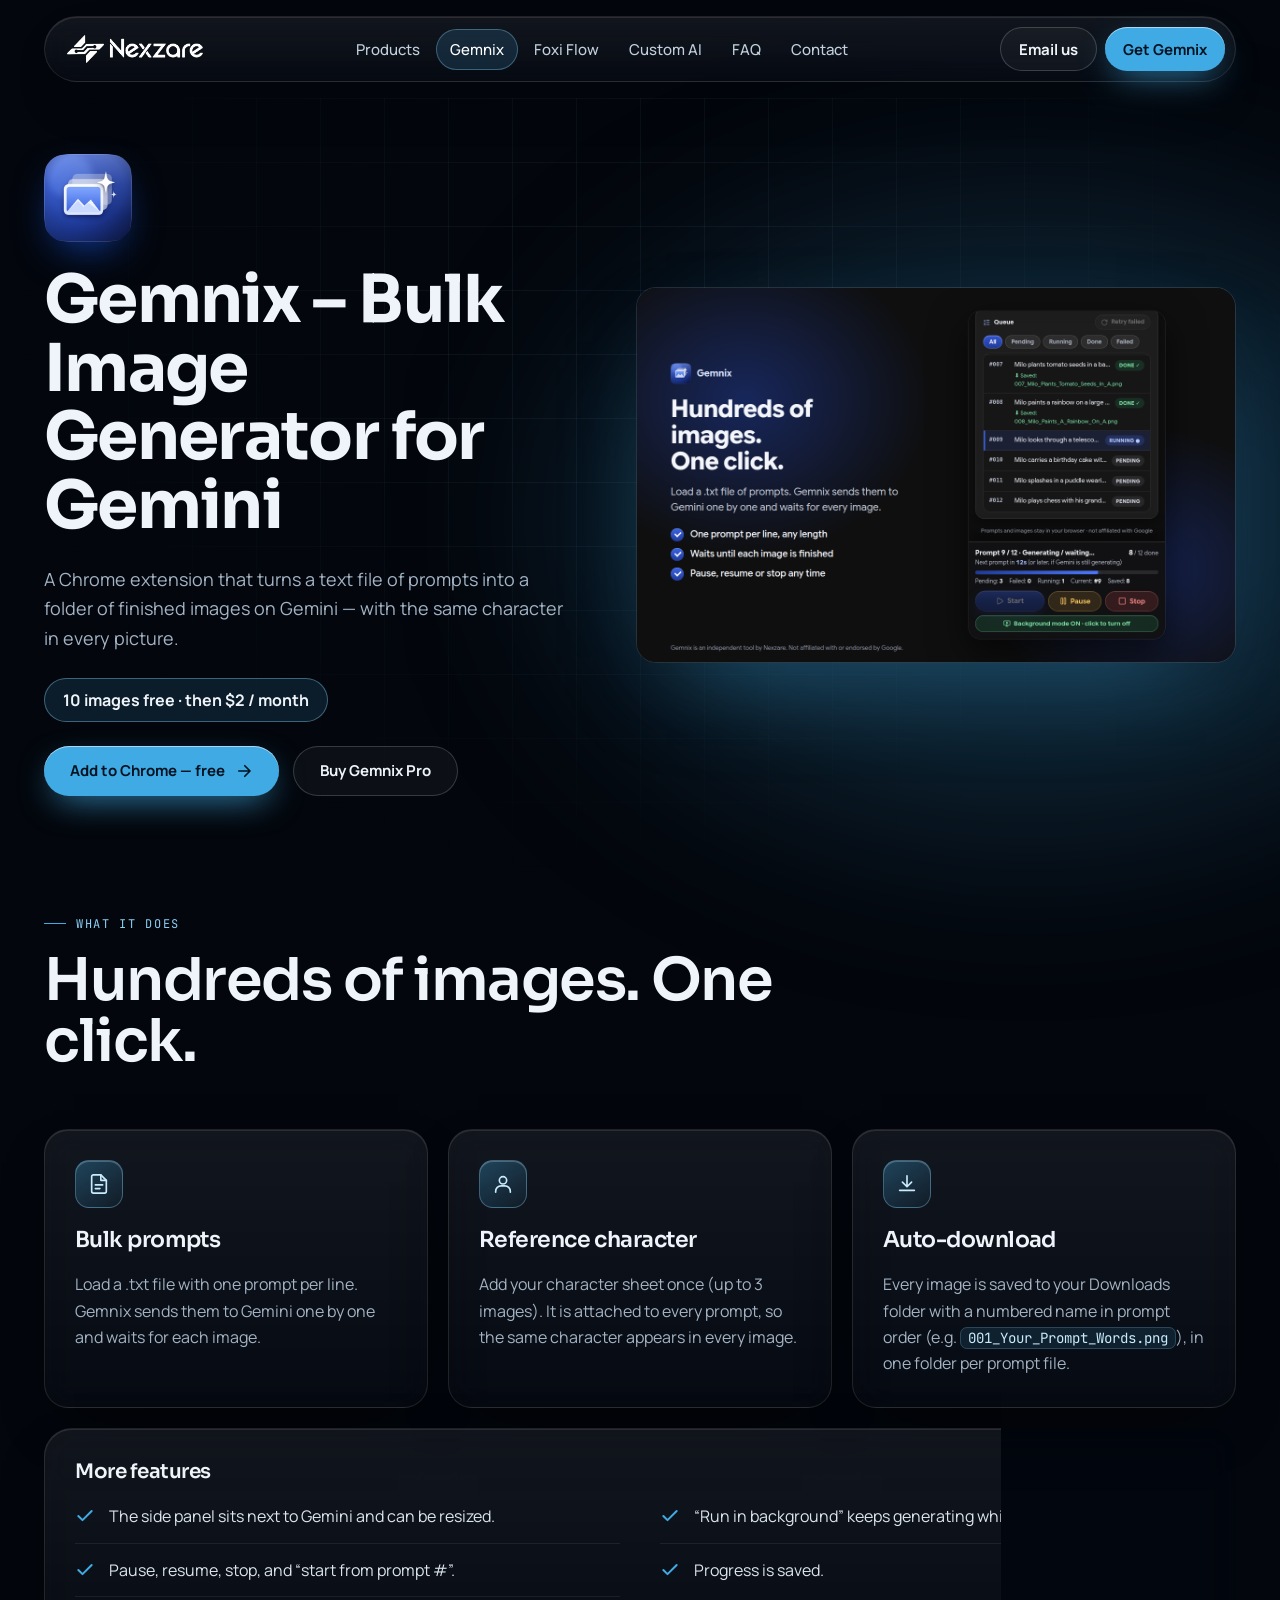
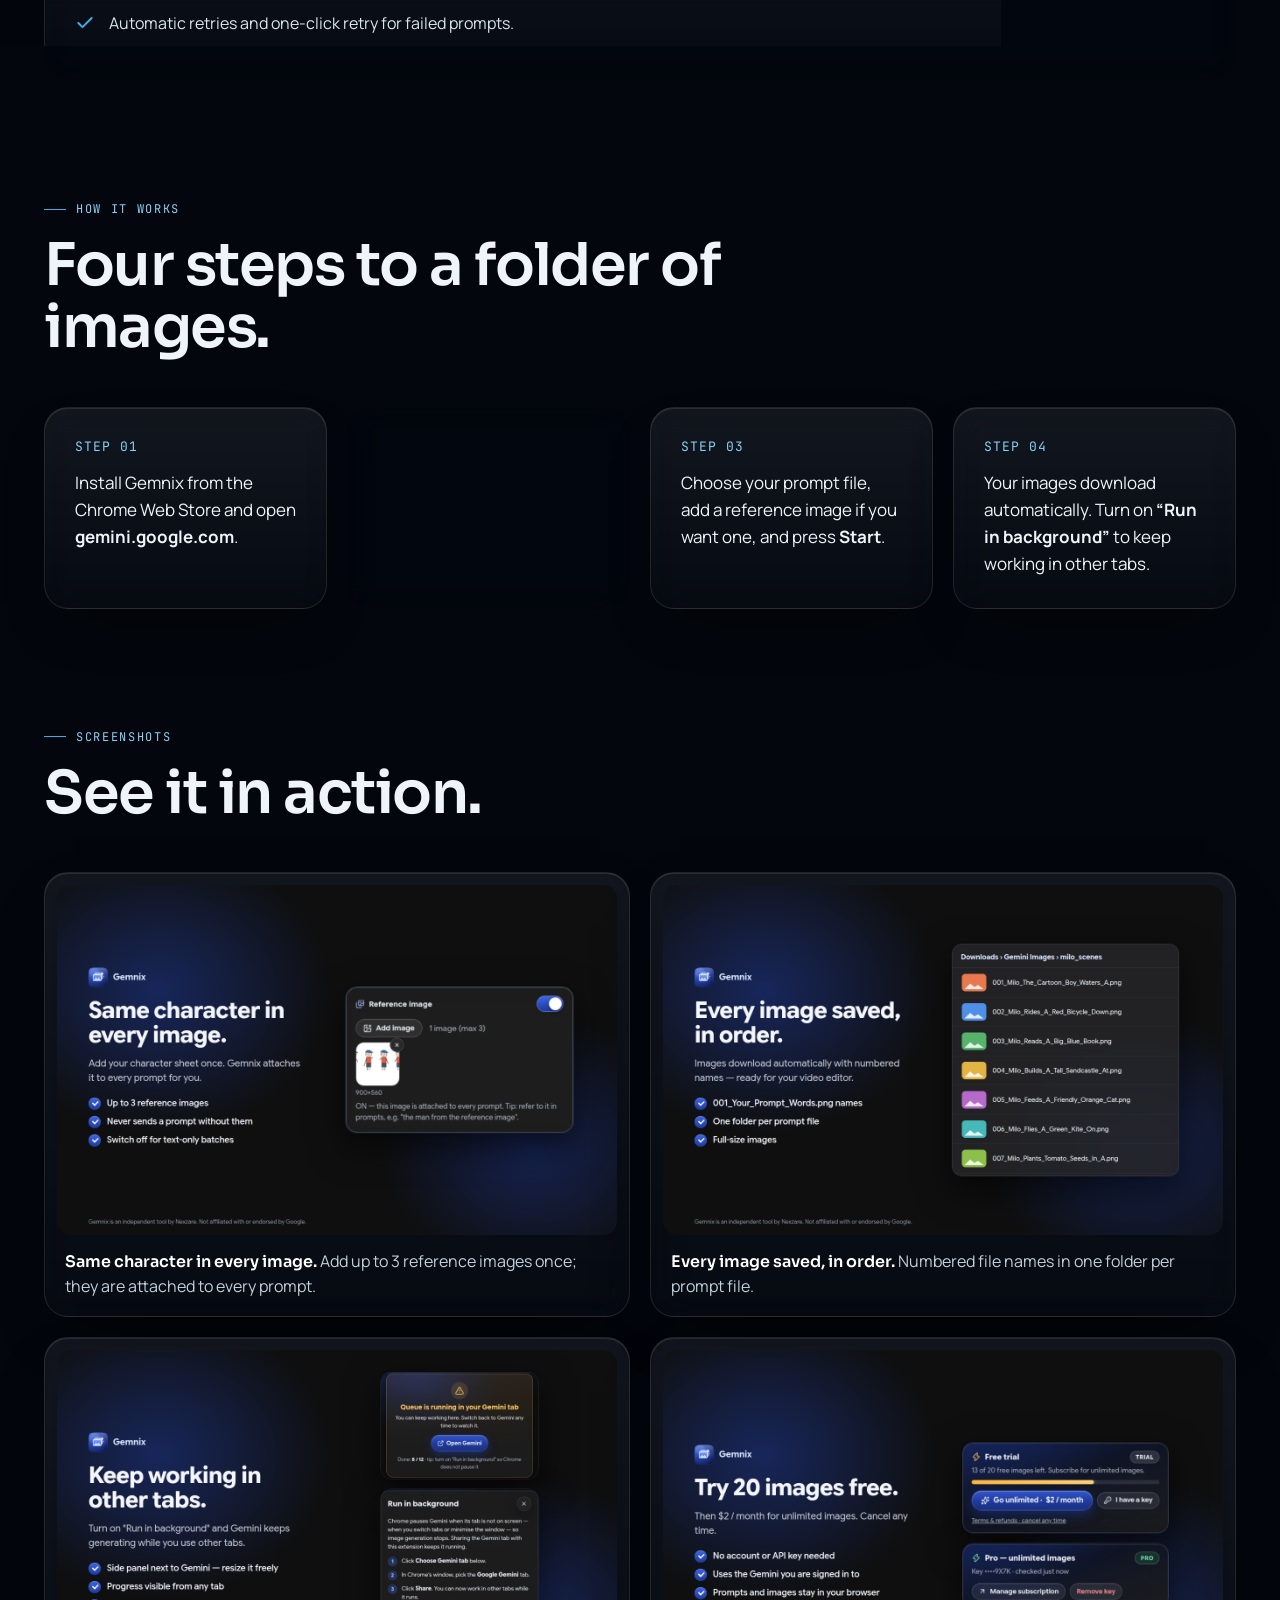
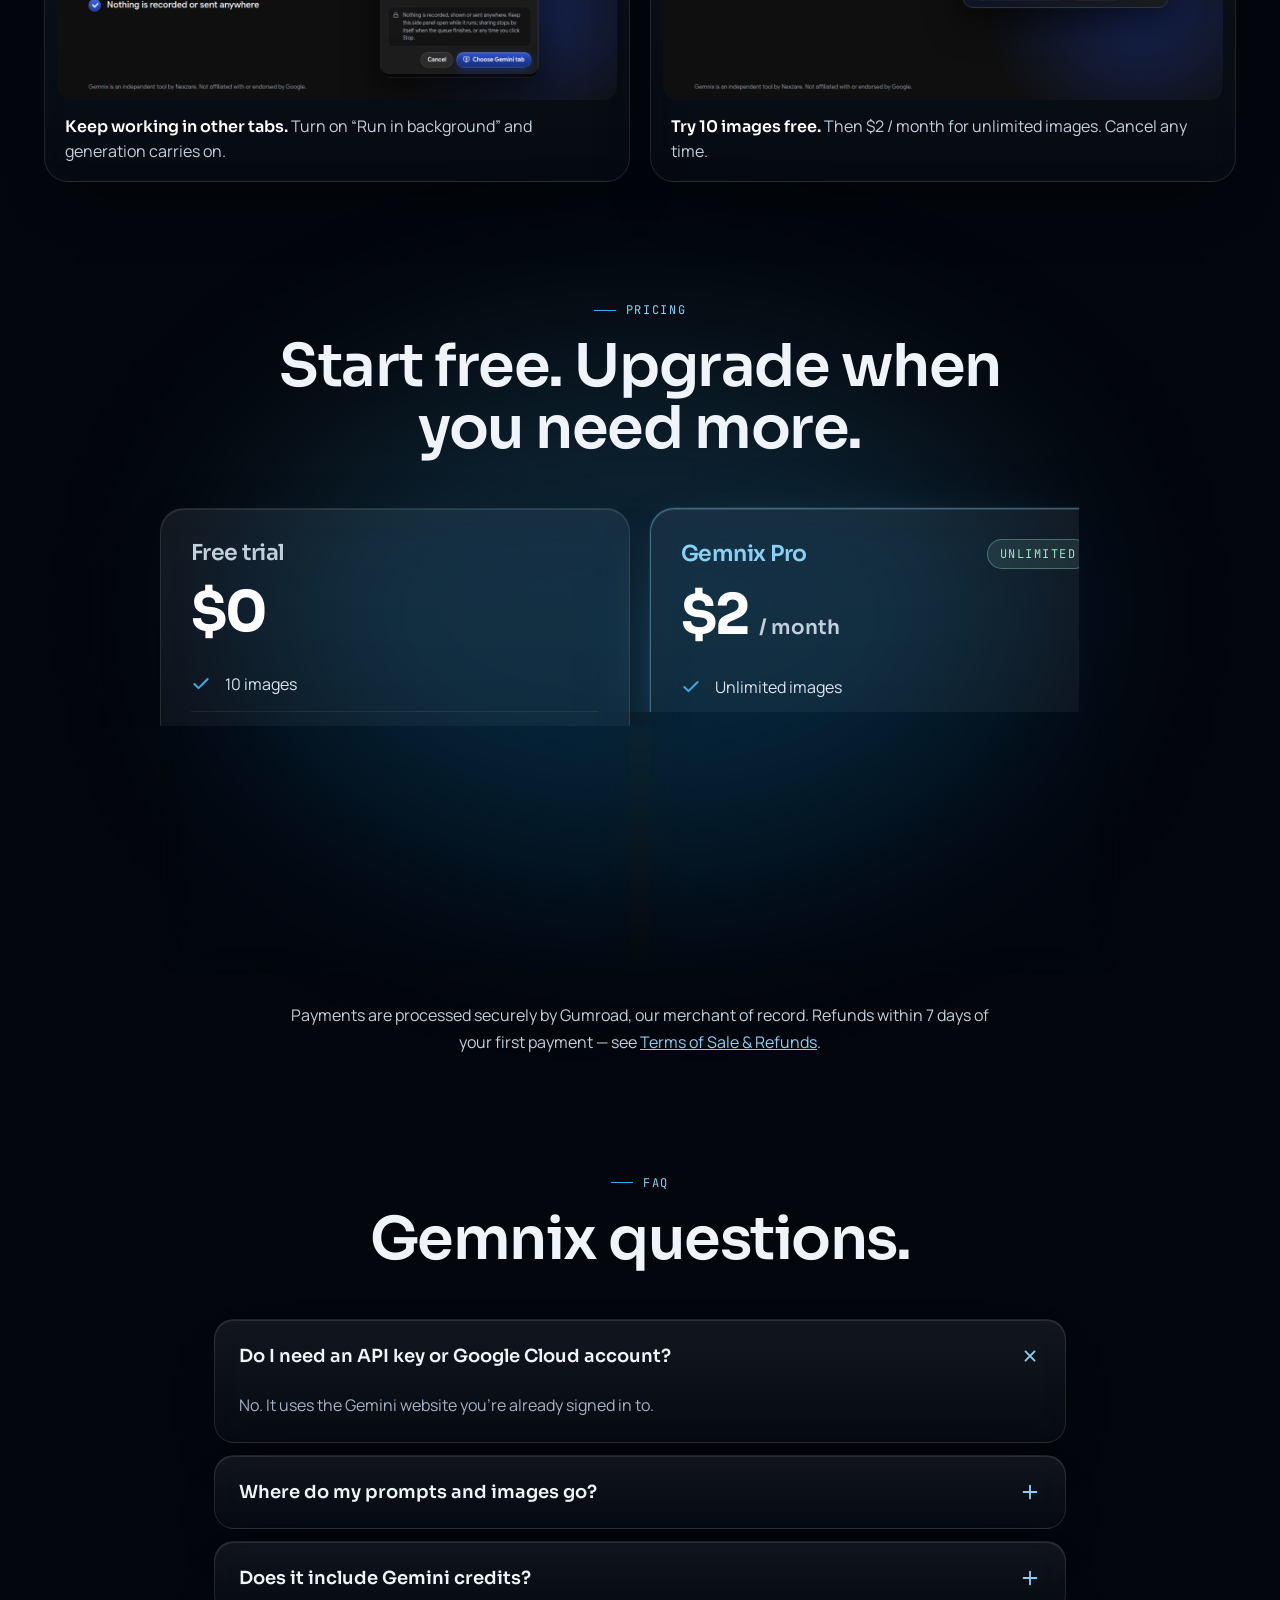
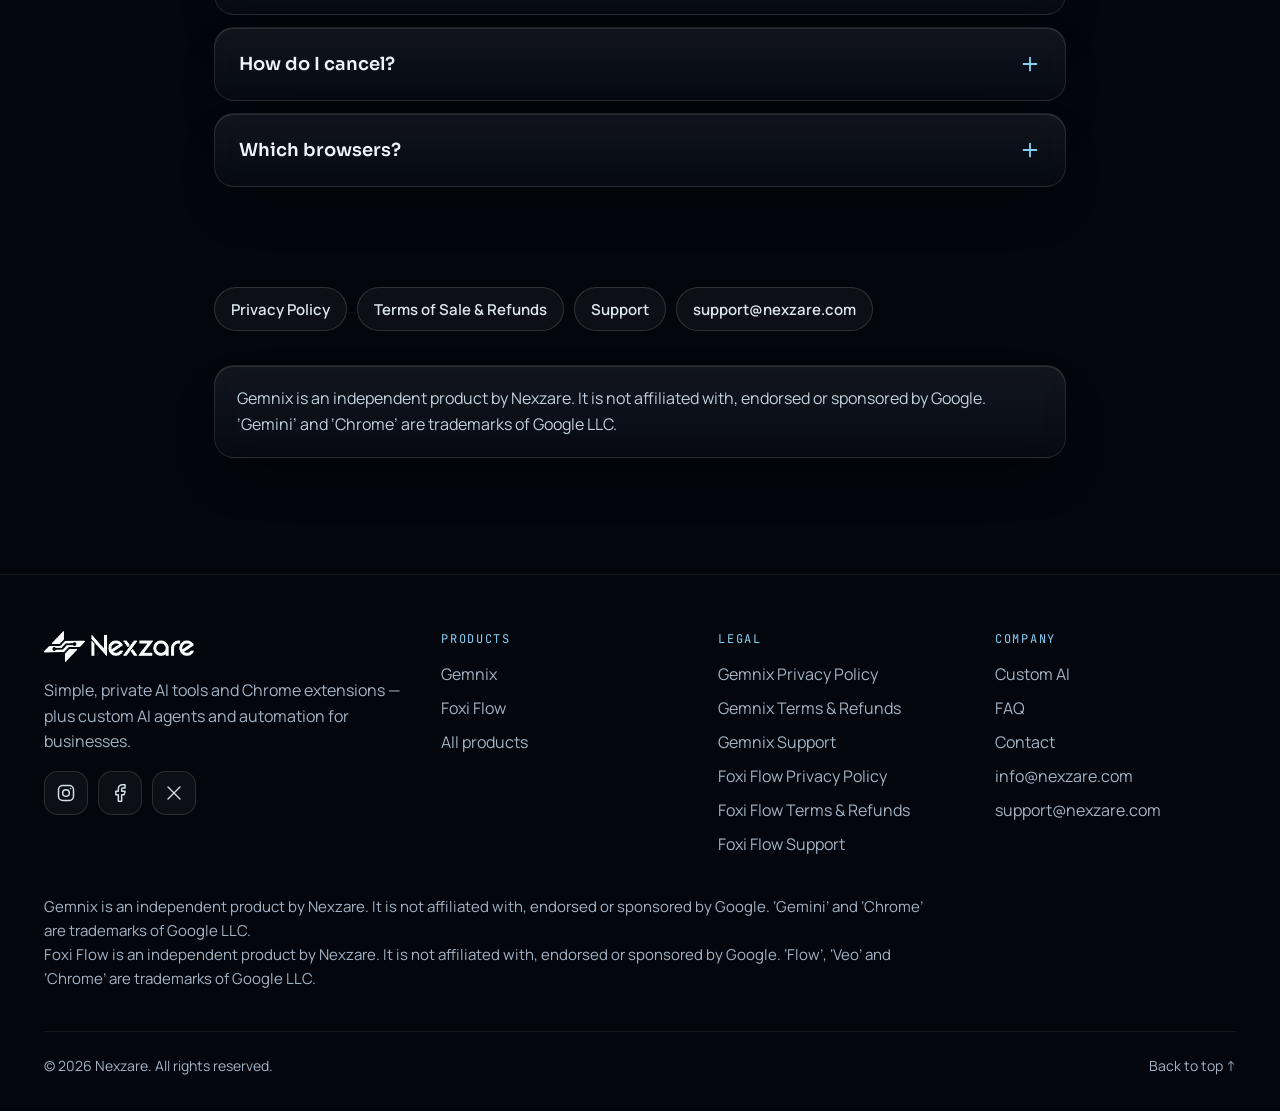
<file: gemnix/index.html>
<!doctype html>
<html lang="en">
<head>
<meta charset="utf-8">
<meta name="viewport" content="width=device-width, initial-scale=1">
<title>Gemnix – Bulk Image Generator for Gemini | Nexzare</title>
<meta name="description" content="Gemnix is a Chrome extension that generates images in bulk on Gemini from a text file of prompts, with an optional reference character and automatic download. 10 free images, then $2/month.">
<link rel="canonical" href="https://www.nexzare.com/gemnix">
<meta name="theme-color" content="#03060C">
<meta property="og:type" content="website">
<meta property="og:site_name" content="Nexzare">
<meta property="og:title" content="Gemnix – Bulk Image Generator for Gemini | Nexzare">
<meta property="og:description" content="Gemnix is a Chrome extension that generates images in bulk on Gemini from a text file of prompts, with an optional reference character and automatic download. 10 free images, then $2/month.">
<meta property="og:url" content="https://www.nexzare.com/gemnix">
<meta property="og:image" content="https://www.nexzare.com/gemnix/screenshot-1.png">
<meta name="twitter:card" content="summary_large_image">
<meta name="twitter:title" content="Gemnix – Bulk Image Generator for Gemini | Nexzare">
<meta name="twitter:description" content="Gemnix is a Chrome extension that generates images in bulk on Gemini from a text file of prompts, with an optional reference character and automatic download. 10 free images, then $2/month.">
<meta name="twitter:image" content="https://www.nexzare.com/gemnix/screenshot-1.png">
<link rel="icon" type="image/png" href="/assets/favicon.png">
<link rel="apple-touch-icon" href="/assets/logo-icon.png">
<link rel="preconnect" href="https://fonts.googleapis.com">
<link rel="preconnect" href="https://fonts.gstatic.com" crossorigin="anonymous">
<link href="https://fonts.googleapis.com/css2?family=Sora:wght@400;600;700&amp;family=Manrope:wght@400;500;600;700&amp;family=JetBrains+Mono:wght@500&amp;display=swap" rel="stylesheet">
<link rel="stylesheet" href="/css/site.css">
<script type="application/ld+json">
{
  "@context": "https://schema.org",
  "@type": "SoftwareApplication",
  "name": "Gemnix – Bulk Image Generator for Gemini",
  "operatingSystem": "Chrome",
  "applicationCategory": "BrowserApplication",
  "description": "Gemnix is a Chrome extension that generates images in bulk on Gemini from a text file of prompts, with an optional reference character and automatic download. 10 free images, then $2/month.",
  "url": "https://www.nexzare.com/gemnix",
  "image": "https://www.nexzare.com/gemnix/icon-128.png",
  "screenshot": "https://www.nexzare.com/gemnix/screenshot-1.png",
  "publisher": {
    "@type": "Organization",
    "name": "Nexzare",
    "url": "https://www.nexzare.com/"
  },
  "offers": {
    "@type": "Offer",
    "price": "2.00",
    "priceCurrency": "USD",
    "url": "https://www.nexzare.com/gemnix"
  }
}
</script>
</head>
<body>
<div class="nz">

<a class="skip" href="#main">Skip to content</a>
<header style="position: sticky; top: 0; z-index: 30; padding: 16px 0">
<div class="wrap">
<nav class="glass navbar" aria-label="Main" style="display: flex; align-items: center; justify-content: space-between; gap: 16px; padding: 10px 10px 10px 22px; border-radius: 999px">
<a href="/" aria-label="Nexzare home" style="display: flex; align-items: center; min-height: 44px"><img class="brandlogo" src="/assets/logo-white.png" alt="Nexzare" width="136" height="28"></a>
<div class="navlinks">
<a class="navlink" href="/products">Products</a>
<a class="navlink" href="/gemnix" aria-current="page">Gemnix</a>
<a class="navlink" href="/foxi-flow">Foxi Flow</a>
<a class="navlink" href="/services">Custom AI</a>
<a class="navlink" href="/#faq">FAQ</a>
<a class="navlink" href="/#contact">Contact</a>
</div>
<div style="display: flex; gap: 8px; align-items: center">
<a class="btn btn-ghost nav-cta" href="mailto:info@nexzare.com" style="min-height: 44px; padding: 0 18px">Email us</a>
<a class="btn btn-primary" href="/gemnix" style="min-height: 44px; padding: 0 18px">Get Gemnix</a>
<details class="mnav">
<summary aria-label="Open menu"><svg class="i-bars" width="22" height="22" viewBox="0 0 24 24" fill="none" stroke="currentColor" stroke-width="2" stroke-linecap="round" aria-hidden="true"><path d="M4 7h16M4 12h16M4 17h16"></path></svg><svg class="i-x" width="22" height="22" viewBox="0 0 24 24" fill="none" stroke="currentColor" stroke-width="2" stroke-linecap="round" aria-hidden="true"><path d="M18 6 6 18M6 6l12 12"></path></svg></summary>
<div class="mnav-panel">
<a href="/products">Products</a>
<a href="/gemnix" aria-current="page">Gemnix</a>
<a href="/foxi-flow">Foxi Flow</a>
<a href="/services">Custom AI</a>
<a href="/#faq">FAQ</a>
<a href="/#contact">Contact</a>
<a href="mailto:info@nexzare.com">Email us</a>
</div>
</details>
</div>
</nav>
</div>
</header>

<main id="main">
<section id="top" style="position: relative; padding: 56px 0 100px">
<div class="gridbg"></div>
<div class="glow" style="width: 900px; height: 600px; right: -200px; top: 120px; background: rgba(63,170,227,0.20)"></div>
<div class="wrap">
<div class="split">
<div style="display: flex; flex-direction: column; gap: 24px">
<img class="appicon" src="/gemnix/icon-128.png" alt="Gemnix app icon" width="88" height="88" style="width: 88px; height: 88px; border-radius: 22px">
<h1 style="font-size: clamp(38px, 5.4vw, 66px); line-height: 1.04; font-weight: 700">Gemnix – Bulk Image Generator for Gemini</h1>
<p class="lead">A Chrome extension that turns a text file of prompts into a folder of finished images on Gemini — with the same character in every picture.</p>
<span class="pill" style="align-self: flex-start">10 images free · then $2 / month</span>
<div class="btns">
<a class="btn btn-primary" href="[CHROME WEB STORE LINK]">Add to Chrome — free
<svg width="18" height="18" viewBox="0 0 24 24" fill="none" stroke="currentColor" stroke-width="2.2" stroke-linecap="round" stroke-linejoin="round" aria-hidden="true"><path d="M5 12h14M13 5l7 7-7 7"></path></svg></a>
<a class="btn btn-ghost" href="https://nexzare.gumroad.com/l/Gemnix">Buy Gemnix Pro</a>
</div>
</div>
<img class="shot" src="/gemnix/screenshot-1.png" alt="Gemnix side panel running a queue: prompts 7 and 8 done and saved as numbered PNG files, prompt 9 generating, the rest pending" width="1280" height="800" fetchpriority="high" decoding="async">
</div>
</div>
</section>

<section aria-labelledby="what-title" style="padding: 20px 0 100px">
<div class="wrap">
<div style="display: flex; flex-direction: column; gap: 18px; max-width: 760px; margin-bottom: 56px">
<span class="tag">What it does</span>
<h2 class="h2" id="what-title">Hundreds of images. One click.</h2>
</div>
<div class="g3">
<article class="card glass" style="display: flex; flex-direction: column; gap: 18px">
<span class="ico"><svg width="22" height="22" viewBox="0 0 24 24" fill="none" stroke="currentColor" stroke-width="1.8" stroke-linecap="round" stroke-linejoin="round" aria-hidden="true"><path d="M14 2H6a2 2 0 0 0-2 2v16a2 2 0 0 0 2 2h12a2 2 0 0 0 2-2V8z"></path><path d="M14 2v6h6M8 13h8M8 17h5"></path></svg></span>
<h3 style="font-size: 22px">Bulk prompts</h3>
<p class="txt">Load a .txt file with one prompt per line. Gemnix sends them to Gemini one by one and waits for each image.</p>
</article>
<article class="card glass" style="display: flex; flex-direction: column; gap: 18px">
<span class="ico"><svg width="22" height="22" viewBox="0 0 24 24" fill="none" stroke="currentColor" stroke-width="1.8" stroke-linecap="round" stroke-linejoin="round" aria-hidden="true"><circle cx="12" cy="8" r="4"></circle><path d="M4 21v-1a6 6 0 0 1 6-6h4a6 6 0 0 1 6 6v1"></path></svg></span>
<h3 style="font-size: 22px">Reference character</h3>
<p class="txt">Add your character sheet once (up to 3 images). It is attached to every prompt, so the same character appears in every image.</p>
</article>
<article class="card glass" style="display: flex; flex-direction: column; gap: 18px">
<span class="ico"><svg width="22" height="22" viewBox="0 0 24 24" fill="none" stroke="currentColor" stroke-width="1.8" stroke-linecap="round" stroke-linejoin="round" aria-hidden="true"><path d="M12 3v12M7 10l5 5 5-5"></path><path d="M4 19h16"></path></svg></span>
<h3 style="font-size: 22px">Auto-download</h3>
<p class="txt">Every image is saved to your Downloads folder with a numbered name in prompt order (e.g. <span class="inline-code">001_Your_Prompt_Words.png</span>), in one folder per prompt file.</p>
</article>
</div>
<div class="card glass" style="margin-top: 20px; border-radius: 28px">
<h3 style="font-size: 20px; margin-bottom: 6px">More features</h3>
<div class="g2" style="gap: 0 40px">
<ul class="list">
<li><svg width="20" height="20" viewBox="0 0 24 24" fill="none" stroke="#3FAAE3" stroke-width="2.4" stroke-linecap="round" stroke-linejoin="round" aria-hidden="true" style="flex: 0 0 auto; margin-top: 2px"><path d="M20 6 9 17l-5-5"></path></svg><span>The side panel sits next to Gemini and can be resized.</span></li>
<li><svg width="20" height="20" viewBox="0 0 24 24" fill="none" stroke="#3FAAE3" stroke-width="2.4" stroke-linecap="round" stroke-linejoin="round" aria-hidden="true" style="flex: 0 0 auto; margin-top: 2px"><path d="M20 6 9 17l-5-5"></path></svg><span>Pause, resume, stop, and &ldquo;start from prompt #&rdquo;.</span></li>
<li><svg width="20" height="20" viewBox="0 0 24 24" fill="none" stroke="#3FAAE3" stroke-width="2.4" stroke-linecap="round" stroke-linejoin="round" aria-hidden="true" style="flex: 0 0 auto; margin-top: 2px"><path d="M20 6 9 17l-5-5"></path></svg><span>Automatic retries and one-click retry for failed prompts.</span></li>
</ul><ul class="list">
<li><svg width="20" height="20" viewBox="0 0 24 24" fill="none" stroke="#3FAAE3" stroke-width="2.4" stroke-linecap="round" stroke-linejoin="round" aria-hidden="true" style="flex: 0 0 auto; margin-top: 2px"><path d="M20 6 9 17l-5-5"></path></svg><span>&ldquo;Run in background&rdquo; keeps generating while you use other tabs.</span></li>
<li><svg width="20" height="20" viewBox="0 0 24 24" fill="none" stroke="#3FAAE3" stroke-width="2.4" stroke-linecap="round" stroke-linejoin="round" aria-hidden="true" style="flex: 0 0 auto; margin-top: 2px"><path d="M20 6 9 17l-5-5"></path></svg><span>Progress is saved.</span></li>
</ul>
</div>
</div>
</div>
</section>

<section id="how" aria-labelledby="how-title" style="padding: 20px 0 100px; scroll-margin-top: 100px">
<div class="wrap">
<div style="display: flex; flex-direction: column; gap: 18px; max-width: 760px; margin-bottom: 48px">
<span class="tag">How it works</span>
<h2 class="h2" id="how-title">Four steps to a folder of images.</h2>
</div>
<ol class="g4" style="margin: 0; padding: 0">
<li class="card glass" style="display: flex; flex-direction: column; gap: 14px; list-style: none">
<span class="stepno">STEP 01</span>
<p style="margin: 0; font-size: 17px; line-height: 1.6; color: #EEF4F9">Install Gemnix from the Chrome Web Store and open <strong>gemini.google.com</strong>.</p>
</li>
<li class="card glass" style="display: flex; flex-direction: column; gap: 14px; list-style: none">
<span class="stepno">STEP 02</span>
<p style="margin: 0; font-size: 17px; line-height: 1.6; color: #EEF4F9">Click the Gemnix icon; the side panel opens next to Gemini.</p>
</li>
<li class="card glass" style="display: flex; flex-direction: column; gap: 14px; list-style: none">
<span class="stepno">STEP 03</span>
<p style="margin: 0; font-size: 17px; line-height: 1.6; color: #EEF4F9">Choose your prompt file, add a reference image if you want one, and press <strong>Start</strong>.</p>
</li>
<li class="card glass" style="display: flex; flex-direction: column; gap: 14px; list-style: none">
<span class="stepno">STEP 04</span>
<p style="margin: 0; font-size: 17px; line-height: 1.6; color: #EEF4F9">Your images download automatically. Turn on <strong>&ldquo;Run in background&rdquo;</strong> to keep working in other tabs.</p>
</li>
</ol>
</div>
</section>

<section aria-labelledby="shots-title" style="padding: 20px 0 100px">
<div class="wrap">
<div style="display: flex; flex-direction: column; gap: 18px; max-width: 760px; margin-bottom: 48px">
<span class="tag">Screenshots</span>
<h2 class="h2" id="shots-title">See it in action.</h2>
</div>
<div class="g2">
<figure class="fig glass">
<img src="/gemnix/screenshot-2.png" alt="Gemnix reference image card with one character sheet attached and the reference switch turned on" width="1280" height="800" loading="lazy" decoding="async">
<figcaption><strong>Same character in every image.</strong> Add up to 3 reference images once; they are attached to every prompt.</figcaption>
</figure>
<figure class="fig glass">
<img src="/gemnix/screenshot-3.png" alt="Downloads folder listing images named 001 to 007 followed by the prompt words" width="1280" height="800" loading="lazy" decoding="async">
<figcaption><strong>Every image saved, in order.</strong> Numbered file names in one folder per prompt file.</figcaption>
</figure>
<figure class="fig glass">
<img src="/gemnix/screenshot-4.png" alt="Run in background dialog explaining how to share the Gemini tab so the queue keeps running" width="1280" height="800" loading="lazy" decoding="async">
<figcaption><strong>Keep working in other tabs.</strong> Turn on &ldquo;Run in background&rdquo; and generation carries on.</figcaption>
</figure>
<figure class="fig glass">
<img src="/gemnix/screenshot-5.png" alt="Gemnix free trial card with its free-images counter and a Go unlimited button, and the Pro card with a licence key" width="1280" height="800" loading="lazy" decoding="async">
<figcaption><strong>Try 10 images free.</strong> Then $2 / month for unlimited images. Cancel any time.</figcaption>
</figure>
</div>
</div>
</section>

<section id="pricing" aria-labelledby="pricing-title" style="padding: 20px 0 100px; scroll-margin-top: 100px; position: relative">
<div class="glow" style="width: 800px; height: 500px; left: 50%; margin-left: -400px; top: 80px; background: rgba(63,170,227,0.18)"></div>
<div class="wrap">
<div style="display: flex; flex-direction: column; gap: 18px; max-width: 760px; margin: 0 auto 48px; text-align: center; align-items: center">
<span class="tag">Pricing</span>
<h2 class="h2">Start free. Upgrade when you need more.</h2>
</div>
<div class="g2" style="max-width: 960px; margin: 0 auto">
<article class="card glass" style="display: flex; flex-direction: column; gap: 18px">
<h3 style="font-size: 22px; color: #C2D0DD">Free trial</h3>
<div class="amt">$0</div>
<ul class="list">
<li><svg width="20" height="20" viewBox="0 0 24 24" fill="none" stroke="#3FAAE3" stroke-width="2.4" stroke-linecap="round" stroke-linejoin="round" aria-hidden="true" style="flex: 0 0 auto; margin-top: 2px"><path d="M20 6 9 17l-5-5"></path></svg><span>10 images</span></li>
<li><svg width="20" height="20" viewBox="0 0 24 24" fill="none" stroke="#3FAAE3" stroke-width="2.4" stroke-linecap="round" stroke-linejoin="round" aria-hidden="true" style="flex: 0 0 auto; margin-top: 2px"><path d="M20 6 9 17l-5-5"></path></svg><span>All features</span></li>
<li><svg width="20" height="20" viewBox="0 0 24 24" fill="none" stroke="#3FAAE3" stroke-width="2.4" stroke-linecap="round" stroke-linejoin="round" aria-hidden="true" style="flex: 0 0 auto; margin-top: 2px"><path d="M20 6 9 17l-5-5"></path></svg><span>No card needed</span></li>
</ul>
<div style="margin-top: auto"><a class="btn btn-ghost" href="[CHROME WEB STORE LINK]">Add to Chrome — free</a></div>
</article>
<article class="card glass hl" style="display: flex; flex-direction: column; gap: 18px">
<div style="display: flex; justify-content: space-between; align-items: center; gap: 12px"><h3 style="font-size: 22px; color: #8AD0F5">Gemnix Pro</h3><span class="badge">Unlimited</span></div>
<div class="amt">$2 <small>/ month</small></div>
<ul class="list">
<li><svg width="20" height="20" viewBox="0 0 24 24" fill="none" stroke="#3FAAE3" stroke-width="2.4" stroke-linecap="round" stroke-linejoin="round" aria-hidden="true" style="flex: 0 0 auto; margin-top: 2px"><path d="M20 6 9 17l-5-5"></path></svg><span>Unlimited images</span></li>
<li><svg width="20" height="20" viewBox="0 0 24 24" fill="none" stroke="#3FAAE3" stroke-width="2.4" stroke-linecap="round" stroke-linejoin="round" aria-hidden="true" style="flex: 0 0 auto; margin-top: 2px"><path d="M20 6 9 17l-5-5"></path></svg><span>Licence key by email after payment</span></li>
<li><svg width="20" height="20" viewBox="0 0 24 24" fill="none" stroke="#3FAAE3" stroke-width="2.4" stroke-linecap="round" stroke-linejoin="round" aria-hidden="true" style="flex: 0 0 auto; margin-top: 2px"><path d="M20 6 9 17l-5-5"></path></svg><span>Cancel any time</span></li>
<li><svg width="20" height="20" viewBox="0 0 24 24" fill="none" stroke="#3FAAE3" stroke-width="2.4" stroke-linecap="round" stroke-linejoin="round" aria-hidden="true" style="flex: 0 0 auto; margin-top: 2px"><path d="M20 6 9 17l-5-5"></path></svg><span>One key works on up to 3 devices</span></li>
</ul>
<div style="margin-top: auto"><a class="btn btn-primary" href="https://nexzare.gumroad.com/l/Gemnix">Buy Gemnix Pro
<svg width="18" height="18" viewBox="0 0 24 24" fill="none" stroke="currentColor" stroke-width="2.2" stroke-linecap="round" stroke-linejoin="round" aria-hidden="true"><path d="M5 12h14M13 5l7 7-7 7"></path></svg></a></div>
</article>
</div>
<p class="txt" style="text-align: center; max-width: 720px; margin: 28px auto 0; color: #C2D0DD">Payments are processed securely by Gumroad, our merchant of record. Refunds within 7 days of your first payment — see <a href="/gemnix/terms">Terms of Sale &amp; Refunds</a>.</p>
</div>
</section>

<section id="faq-gemnix" style="padding: 20px 0 100px; scroll-margin-top: 100px">
<div class="wrap" style="max-width: 900px">
<div style="display: flex; flex-direction: column; gap: 18px; margin-bottom: 48px; text-align: center; align-items: center">
<span class="tag">FAQ</span>
<h2 class="h2">Gemnix questions.</h2>
</div>
<div style="display: flex; flex-direction: column; gap: 12px">
<details class="faq glass" open="">
<summary>Do I need an API key or Google Cloud account?<svg class="pl" width="22" height="22" viewBox="0 0 24 24" fill="none" stroke="currentColor" stroke-width="2" stroke-linecap="round" aria-hidden="true"><path d="M12 5v14M5 12h14"></path></svg></summary>
<p>No. It uses the Gemini website you're already signed in to.</p>
</details>
<details class="faq glass">
<summary>Where do my prompts and images go?<svg class="pl" width="22" height="22" viewBox="0 0 24 24" fill="none" stroke="currentColor" stroke-width="2" stroke-linecap="round" aria-hidden="true"><path d="M12 5v14M5 12h14"></path></svg></summary>
<p>They stay in your browser; only the licence key is checked with Gumroad. Read the <a href="/gemnix/privacy">Privacy Policy</a>.</p>
</details>
<details class="faq glass">
<summary>Does it include Gemini credits?<svg class="pl" width="22" height="22" viewBox="0 0 24 24" fill="none" stroke="currentColor" stroke-width="2" stroke-linecap="round" aria-hidden="true"><path d="M12 5v14M5 12h14"></path></svg></summary>
<p>No. Google's own limits and terms still apply.</p>
</details>
<details class="faq glass">
<summary>How do I cancel?<svg class="pl" width="22" height="22" viewBox="0 0 24 24" fill="none" stroke="currentColor" stroke-width="2" stroke-linecap="round" aria-hidden="true"><path d="M12 5v14M5 12h14"></path></svg></summary>
<p>Use the link in your receipt email or "Manage subscription" in the extension.</p>
</details>
<details class="faq glass">
<summary>Which browsers?<svg class="pl" width="22" height="22" viewBox="0 0 24 24" fill="none" stroke="currentColor" stroke-width="2" stroke-linecap="round" aria-hidden="true"><path d="M12 5v14M5 12h14"></path></svg></summary>
<p>Google Chrome, version 116 or newer, on desktop.</p>
</details>
</div>
</div>
</section>

<section aria-label="Legal" style="padding: 0 0 100px">
<div class="wrap" style="max-width: 900px; display: flex; flex-direction: column; gap: 18px">
<div class="chiprow">
<a class="chiplink" href="/gemnix/privacy">Privacy Policy</a>
<a class="chiplink" href="/gemnix/terms">Terms of Sale &amp; Refunds</a>
<a class="chiplink" href="/gemnix/support">Support</a>
<a class="chiplink" href="mailto:support@nexzare.com">support@nexzare.com</a>
</div>
<p class="note glass">Gemnix is an independent product by Nexzare. It is not affiliated with, endorsed or sponsored by Google. &lsquo;Gemini&rsquo; and &lsquo;Chrome&rsquo; are trademarks of Google LLC.</p>
</div>
</section>

</main>

<footer style="padding: 56px 0 36px; border-top: 1px solid rgba(255,255,255,.08); position: relative; z-index: 2">
<div class="wrap" style="display: flex; flex-direction: column; gap: 40px">
<div class="fgrid">
<div class="fcol fbrand" style="gap: 16px; max-width: 380px">
<img src="/assets/logo-white.png" alt="Nexzare" width="150" height="31" style="width: 150px; height: auto">
<p class="muted" style="margin: 0; font-size: 16px; line-height: 1.6">Simple, private AI tools and Chrome extensions — plus custom AI agents and automation for businesses.</p>
<div style="display: flex; gap: 10px">
<a class="soc" href="https://www.instagram.com/nexzare.llc" aria-label="Nexzare on Instagram"><svg width="20" height="20" viewBox="0 0 24 24" fill="none" stroke="currentColor" stroke-width="1.8" stroke-linecap="round" stroke-linejoin="round" aria-hidden="true"><rect x="3" y="3" width="18" height="18" rx="5"></rect><circle cx="12" cy="12" r="4"></circle><path d="M17.5 6.5h.01"></path></svg></a>
<a class="soc" href="https://www.facebook.com/profile.php?id=61578299108655" aria-label="Nexzare on Facebook"><svg width="20" height="20" viewBox="0 0 24 24" fill="none" stroke="currentColor" stroke-width="1.8" stroke-linecap="round" stroke-linejoin="round" aria-hidden="true"><path d="M18 2h-3a5 5 0 0 0-5 5v3H7v4h3v8h4v-8h3l1-4h-4V7a1 1 0 0 1 1-1h3z"></path></svg></a>
<a class="soc" href="https://x.com/nexzarellc" aria-label="Nexzare on X"><svg width="18" height="18" viewBox="0 0 24 24" fill="none" stroke="currentColor" stroke-width="1.8" stroke-linecap="round" stroke-linejoin="round" aria-hidden="true"><path d="M4 4l16 16M20 4L4 20"></path></svg></a>
</div>
</div>
<nav class="fcol" aria-label="Products">
<p class="fhead">Products</p>
<a class="flink" href="/gemnix">Gemnix</a>
<a class="flink" href="/foxi-flow">Foxi Flow</a>
<a class="flink" href="/products">All products</a>
</nav>
<nav class="fcol" aria-label="Legal">
<p class="fhead">Legal</p>
<a class="flink" href="/gemnix/privacy">Gemnix Privacy Policy</a>
<a class="flink" href="/gemnix/terms">Gemnix Terms &amp; Refunds</a>
<a class="flink" href="/gemnix/support">Gemnix Support</a>
<a class="flink" href="/foxi-flow/privacy">Foxi Flow Privacy Policy</a>
<a class="flink" href="/foxi-flow/terms">Foxi Flow Terms &amp; Refunds</a>
<a class="flink" href="/foxi-flow/support">Foxi Flow Support</a>
</nav>
<nav class="fcol" aria-label="Company">
<p class="fhead">Company</p>
<a class="flink" href="/services">Custom AI</a>
<a class="flink" href="/#faq">FAQ</a>
<a class="flink" href="/#contact">Contact</a>
<a class="flink" href="mailto:info@nexzare.com">info@nexzare.com</a>
<a class="flink" href="mailto:support@nexzare.com">support@nexzare.com</a>
</nav>
</div>
<p class="tm">Gemnix is an independent product by Nexzare. It is not affiliated with, endorsed or sponsored by Google. &lsquo;Gemini&rsquo; and &lsquo;Chrome&rsquo; are trademarks of Google LLC.<br>Foxi Flow is an independent product by Nexzare. It is not affiliated with, endorsed or sponsored by Google. &lsquo;Flow&rsquo;, &lsquo;Veo&rsquo; and &lsquo;Chrome&rsquo; are trademarks of Google LLC.</p>
<div style="display: flex; justify-content: space-between; flex-wrap: wrap; gap: 12px; padding-top: 24px; border-top: 1px solid rgba(255,255,255,.08)">
<span class="muted" style="font-size: 14px">© 2026 Nexzare. All rights reserved.</span>
<a class="flink" href="#top" style="font-size: 14px">Back to top ↑</a>
</div>
</div>
</footer>

</div>
</body>
</html>
</file>
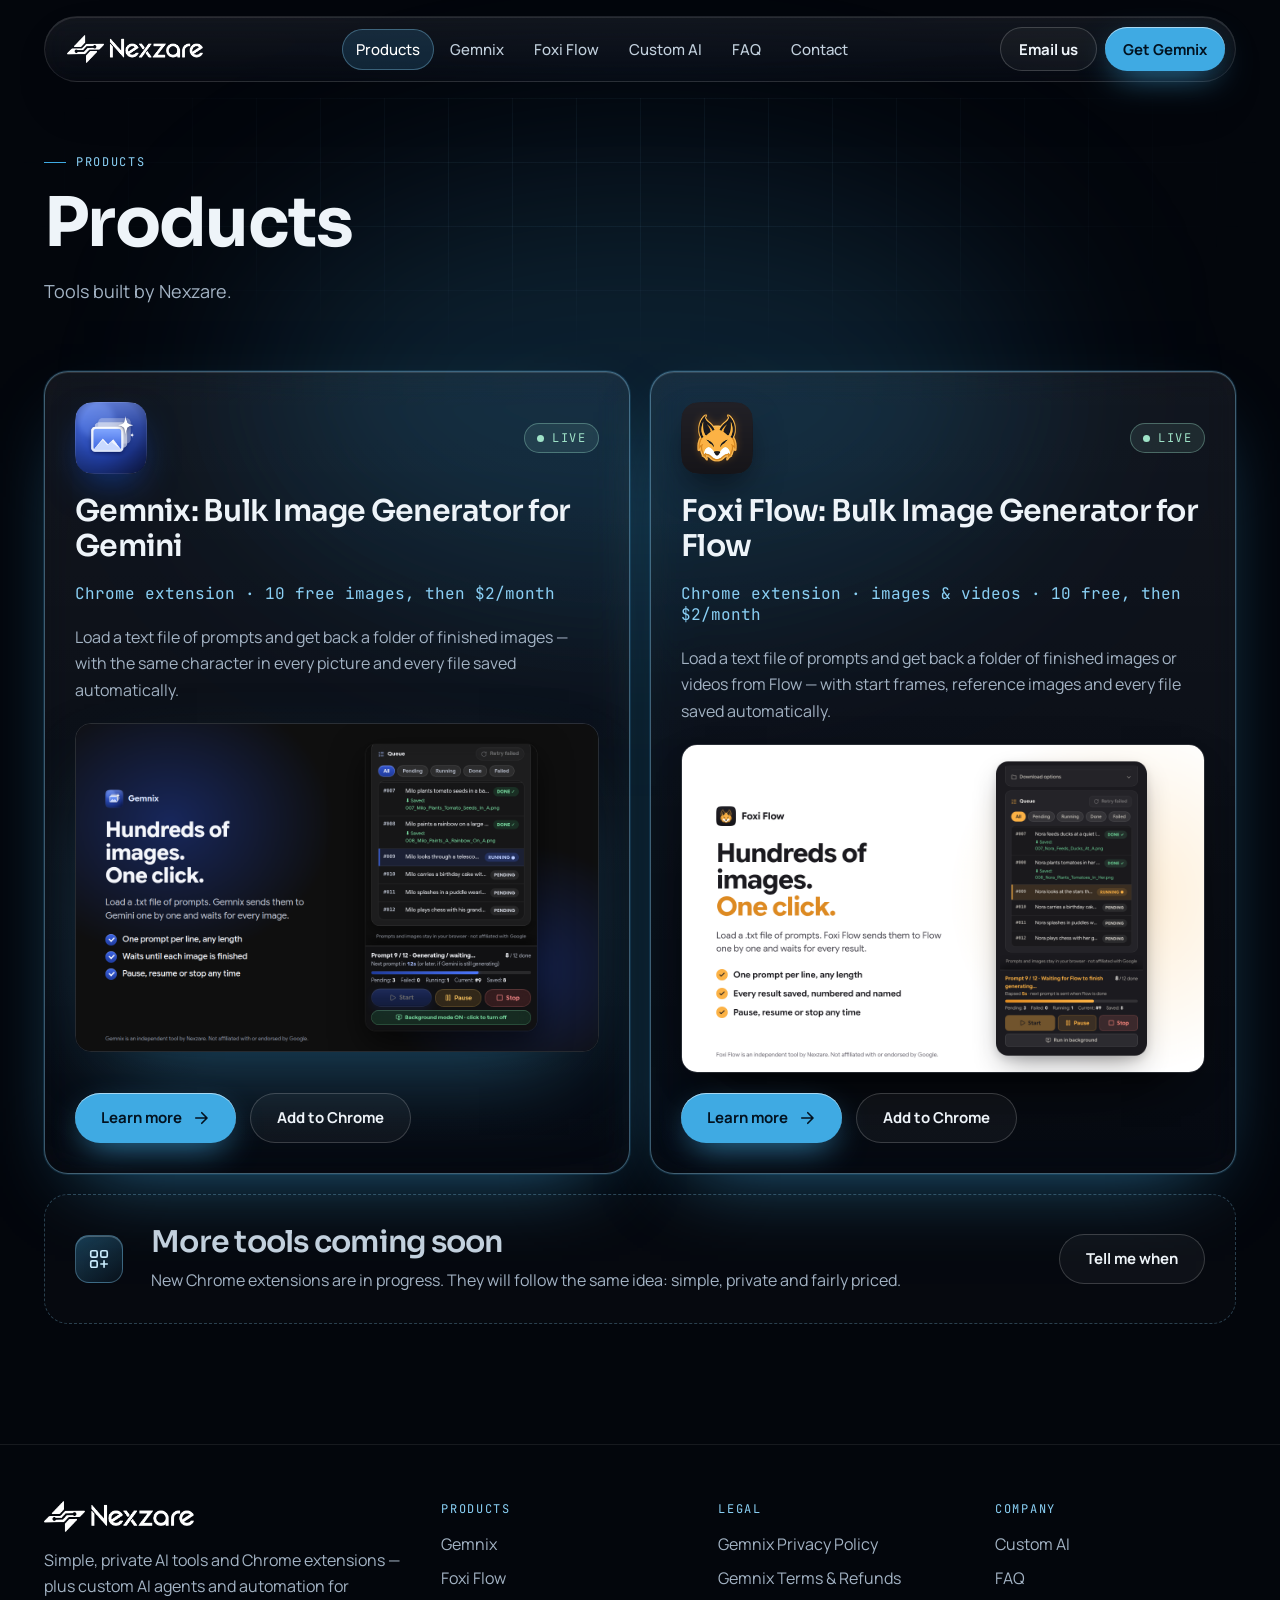
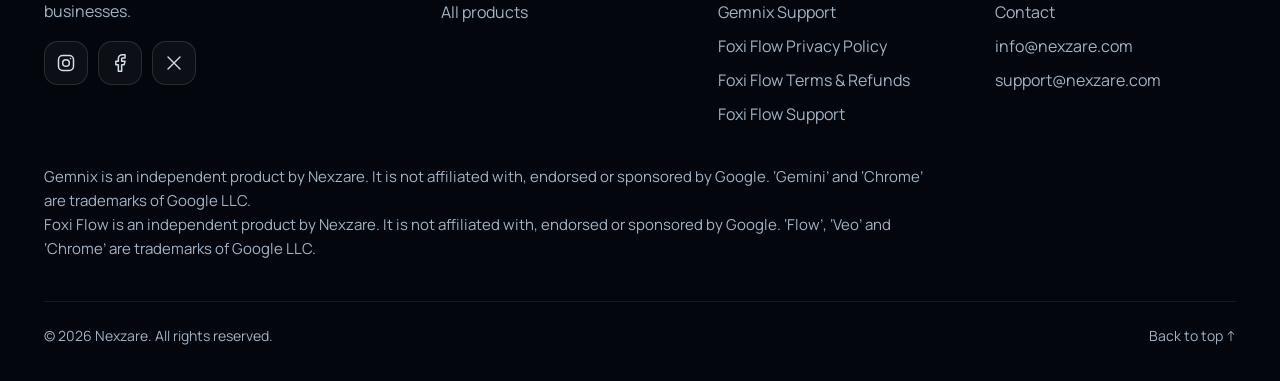
<file: products/index.html>
<!doctype html>
<html lang="en">
<head>
<meta charset="utf-8">
<meta name="viewport" content="width=device-width, initial-scale=1">
<title>Products | Nexzare</title>
<meta name="description" content="Software products and Chrome extensions built by Nexzare: Gemnix – Bulk Image Generator for Gemini and Foxi Flow – Bulk Image Generator for Flow. 10 free, then $2/month each.">
<link rel="canonical" href="https://www.nexzare.com/products">
<meta name="theme-color" content="#03060C">
<meta property="og:type" content="website">
<meta property="og:site_name" content="Nexzare">
<meta property="og:title" content="Products | Nexzare">
<meta property="og:description" content="Software products and Chrome extensions built by Nexzare: Gemnix – Bulk Image Generator for Gemini and Foxi Flow – Bulk Image Generator for Flow. 10 free, then $2/month each.">
<meta property="og:url" content="https://www.nexzare.com/products">
<meta property="og:image" content="https://www.nexzare.com/assets/logo-icon.png">
<meta name="twitter:card" content="summary">
<meta name="twitter:title" content="Products | Nexzare">
<meta name="twitter:description" content="Software products and Chrome extensions built by Nexzare: Gemnix – Bulk Image Generator for Gemini and Foxi Flow – Bulk Image Generator for Flow. 10 free, then $2/month each.">
<meta name="twitter:image" content="https://www.nexzare.com/assets/logo-icon.png">
<link rel="icon" type="image/png" href="/assets/favicon.png">
<link rel="apple-touch-icon" href="/assets/logo-icon.png">
<link rel="preconnect" href="https://fonts.googleapis.com">
<link rel="preconnect" href="https://fonts.gstatic.com" crossorigin="anonymous">
<link href="https://fonts.googleapis.com/css2?family=Sora:wght@400;600;700&amp;family=Manrope:wght@400;500;600;700&amp;family=JetBrains+Mono:wght@500&amp;display=swap" rel="stylesheet">
<link rel="stylesheet" href="/css/site.css">
</head>
<body>
<div class="nz">

<a class="skip" href="#main">Skip to content</a>
<header style="position: sticky; top: 0; z-index: 30; padding: 16px 0">
<div class="wrap">
<nav class="glass navbar" aria-label="Main" style="display: flex; align-items: center; justify-content: space-between; gap: 16px; padding: 10px 10px 10px 22px; border-radius: 999px">
<a href="/" aria-label="Nexzare home" style="display: flex; align-items: center; min-height: 44px"><img class="brandlogo" src="/assets/logo-white.png" alt="Nexzare" width="136" height="28"></a>
<div class="navlinks">
<a class="navlink" href="/products" aria-current="page">Products</a>
<a class="navlink" href="/gemnix">Gemnix</a>
<a class="navlink" href="/foxi-flow">Foxi Flow</a>
<a class="navlink" href="/services">Custom AI</a>
<a class="navlink" href="/#faq">FAQ</a>
<a class="navlink" href="/#contact">Contact</a>
</div>
<div style="display: flex; gap: 8px; align-items: center">
<a class="btn btn-ghost nav-cta" href="mailto:info@nexzare.com" style="min-height: 44px; padding: 0 18px">Email us</a>
<a class="btn btn-primary" href="/gemnix" style="min-height: 44px; padding: 0 18px">Get Gemnix</a>
<details class="mnav">
<summary aria-label="Open menu"><svg class="i-bars" width="22" height="22" viewBox="0 0 24 24" fill="none" stroke="currentColor" stroke-width="2" stroke-linecap="round" aria-hidden="true"><path d="M4 7h16M4 12h16M4 17h16"></path></svg><svg class="i-x" width="22" height="22" viewBox="0 0 24 24" fill="none" stroke="currentColor" stroke-width="2" stroke-linecap="round" aria-hidden="true"><path d="M18 6 6 18M6 6l12 12"></path></svg></summary>
<div class="mnav-panel">
<a href="/products" aria-current="page">Products</a>
<a href="/gemnix">Gemnix</a>
<a href="/foxi-flow">Foxi Flow</a>
<a href="/services">Custom AI</a>
<a href="/#faq">FAQ</a>
<a href="/#contact">Contact</a>
<a href="mailto:info@nexzare.com">Email us</a>
</div>
</details>
</div>
</nav>
</div>
</header>

<main id="main">
<section id="top" class="pagehead">
<div class="gridbg"></div>
<div class="glow" style="width: 800px; height: 420px; left: 50%; margin-left: -400px; top: 80px; background: rgba(63,170,227,0.16)"></div>
<div class="wrap" style="display: flex; flex-direction: column; gap: 18px; max-width: 1240px">
<span class="tag">Products</span>
<h1 style="font-size: clamp(36px, 5.6vw, 68px); line-height: 1.05; max-width: 940px; font-weight: 700">Products</h1>
<p class="lead" style="max-width: 680px">Tools built by Nexzare.</p>
</div>
</section>

<section aria-label="All products" style="padding: 0 0 120px">
<div class="wrap">
<div class="g2">
<article class="card glass hl" style="display: flex; flex-direction: column; gap: 20px">
<div style="display: flex; align-items: center; justify-content: space-between; gap: 16px">
<img class="appicon" src="/gemnix/icon-128.png" alt="Gemnix app icon" width="72" height="72">
<span class="badge"><span class="badge-dot"></span>Live</span>
</div>
<h2 style="font-size: clamp(24px, 2.6vw, 30px); line-height: 1.15">Gemnix: Bulk Image Generator for Gemini</h2>
<p class="mono" style="margin: 0; font-size: 16px; color: #8AD0F5">Chrome extension · 10 free images, then $2/month</p>
<p class="txt">Load a text file of prompts and get back a folder of finished images — with the same character in every picture and every file saved automatically.</p>
<img class="shot" src="/gemnix/screenshot-1.png" alt="Gemnix side panel running a queue of image prompts" width="1280" height="800" loading="lazy" decoding="async" style="border-radius: 16px">
<div class="btns" style="margin-top: auto">
<a class="btn btn-primary" href="/gemnix">Learn more
<svg width="18" height="18" viewBox="0 0 24 24" fill="none" stroke="currentColor" stroke-width="2.2" stroke-linecap="round" stroke-linejoin="round" aria-hidden="true"><path d="M5 12h14M13 5l7 7-7 7"></path></svg></a>
<a class="btn btn-ghost" href="[CHROME WEB STORE LINK]">Add to Chrome</a>
</div>
</article>
<article class="card glass hl" style="display: flex; flex-direction: column; gap: 20px">
<div style="display: flex; align-items: center; justify-content: space-between; gap: 16px">
<img class="appicon" src="/foxi-flow/icon-128.png" alt="Foxi Flow app icon" width="72" height="72" style="box-shadow: 0 16px 40px -14px rgba(0,0,0,.9)">
<span class="badge"><span class="badge-dot"></span>Live</span>
</div>
<h2 style="font-size: clamp(24px, 2.6vw, 30px); line-height: 1.15">Foxi Flow: Bulk Image Generator for Flow</h2>
<p class="mono" style="margin: 0; font-size: 16px; color: #8AD0F5">Chrome extension · images &amp; videos · 10 free, then $2/month</p>
<p class="txt">Load a text file of prompts and get back a folder of finished images or videos from Flow — with start frames, reference images and every file saved automatically.</p>
<img class="shot shot-light" src="/foxi-flow/screenshot-1.png" alt="Foxi Flow side panel running a queue of image and video prompts in Flow" width="1280" height="800" loading="lazy" decoding="async" style="border-radius: 16px">
<div class="btns" style="margin-top: auto">
<a class="btn btn-primary" href="/foxi-flow">Learn more
<svg width="18" height="18" viewBox="0 0 24 24" fill="none" stroke="currentColor" stroke-width="2.2" stroke-linecap="round" stroke-linejoin="round" aria-hidden="true"><path d="M5 12h14M13 5l7 7-7 7"></path></svg></a>
<a class="btn btn-ghost" href="[FOXI CHROME WEB STORE LINK]">Add to Chrome</a>
</div>
</article>
<article class="card" style="grid-column: 1 / -1; display: flex; flex-wrap: wrap; align-items: center; gap: 20px 28px; border: 1px dashed rgba(138,208,245,.28); background: rgba(255,255,255,.015)">
<span class="ico"><svg width="22" height="22" viewBox="0 0 24 24" fill="none" stroke="currentColor" stroke-width="1.8" stroke-linecap="round" stroke-linejoin="round" aria-hidden="true"><rect x="3" y="3" width="7" height="7" rx="1.5"></rect><rect x="14" y="3" width="7" height="7" rx="1.5"></rect><rect x="3" y="14" width="7" height="7" rx="1.5"></rect><path d="M17.5 14v7M14 17.5h7"></path></svg></span>
<div style="display: flex; flex-direction: column; gap: 8px; flex: 1 1 320px">
<h2 style="font-size: clamp(24px, 2.6vw, 30px); line-height: 1.15; color: #C2D0DD">More tools coming soon</h2>
<p class="txt">New Chrome extensions are in progress. They will follow the same idea: simple, private and fairly priced.</p>
</div>
<div><a class="btn btn-ghost" href="mailto:info@nexzare.com?subject=Notify%20me%20about%20new%20Nexzare%20tools">Tell me when</a></div>
</article>
</div>
</div>
</section>

</main>

<footer style="padding: 56px 0 36px; border-top: 1px solid rgba(255,255,255,.08); position: relative; z-index: 2">
<div class="wrap" style="display: flex; flex-direction: column; gap: 40px">
<div class="fgrid">
<div class="fcol fbrand" style="gap: 16px; max-width: 380px">
<img src="/assets/logo-white.png" alt="Nexzare" width="150" height="31" style="width: 150px; height: auto">
<p class="muted" style="margin: 0; font-size: 16px; line-height: 1.6">Simple, private AI tools and Chrome extensions — plus custom AI agents and automation for businesses.</p>
<div style="display: flex; gap: 10px">
<a class="soc" href="https://www.instagram.com/nexzare.llc" aria-label="Nexzare on Instagram"><svg width="20" height="20" viewBox="0 0 24 24" fill="none" stroke="currentColor" stroke-width="1.8" stroke-linecap="round" stroke-linejoin="round" aria-hidden="true"><rect x="3" y="3" width="18" height="18" rx="5"></rect><circle cx="12" cy="12" r="4"></circle><path d="M17.5 6.5h.01"></path></svg></a>
<a class="soc" href="https://www.facebook.com/profile.php?id=61578299108655" aria-label="Nexzare on Facebook"><svg width="20" height="20" viewBox="0 0 24 24" fill="none" stroke="currentColor" stroke-width="1.8" stroke-linecap="round" stroke-linejoin="round" aria-hidden="true"><path d="M18 2h-3a5 5 0 0 0-5 5v3H7v4h3v8h4v-8h3l1-4h-4V7a1 1 0 0 1 1-1h3z"></path></svg></a>
<a class="soc" href="https://x.com/nexzarellc" aria-label="Nexzare on X"><svg width="18" height="18" viewBox="0 0 24 24" fill="none" stroke="currentColor" stroke-width="1.8" stroke-linecap="round" stroke-linejoin="round" aria-hidden="true"><path d="M4 4l16 16M20 4L4 20"></path></svg></a>
</div>
</div>
<nav class="fcol" aria-label="Products">
<p class="fhead">Products</p>
<a class="flink" href="/gemnix">Gemnix</a>
<a class="flink" href="/foxi-flow">Foxi Flow</a>
<a class="flink" href="/products">All products</a>
</nav>
<nav class="fcol" aria-label="Legal">
<p class="fhead">Legal</p>
<a class="flink" href="/gemnix/privacy">Gemnix Privacy Policy</a>
<a class="flink" href="/gemnix/terms">Gemnix Terms &amp; Refunds</a>
<a class="flink" href="/gemnix/support">Gemnix Support</a>
<a class="flink" href="/foxi-flow/privacy">Foxi Flow Privacy Policy</a>
<a class="flink" href="/foxi-flow/terms">Foxi Flow Terms &amp; Refunds</a>
<a class="flink" href="/foxi-flow/support">Foxi Flow Support</a>
</nav>
<nav class="fcol" aria-label="Company">
<p class="fhead">Company</p>
<a class="flink" href="/services">Custom AI</a>
<a class="flink" href="/#faq">FAQ</a>
<a class="flink" href="/#contact">Contact</a>
<a class="flink" href="mailto:info@nexzare.com">info@nexzare.com</a>
<a class="flink" href="mailto:support@nexzare.com">support@nexzare.com</a>
</nav>
</div>
<p class="tm">Gemnix is an independent product by Nexzare. It is not affiliated with, endorsed or sponsored by Google. &lsquo;Gemini&rsquo; and &lsquo;Chrome&rsquo; are trademarks of Google LLC.<br>Foxi Flow is an independent product by Nexzare. It is not affiliated with, endorsed or sponsored by Google. &lsquo;Flow&rsquo;, &lsquo;Veo&rsquo; and &lsquo;Chrome&rsquo; are trademarks of Google LLC.</p>
<div style="display: flex; justify-content: space-between; flex-wrap: wrap; gap: 12px; padding-top: 24px; border-top: 1px solid rgba(255,255,255,.08)">
<span class="muted" style="font-size: 14px">© 2026 Nexzare. All rights reserved.</span>
<a class="flink" href="#top" style="font-size: 14px">Back to top ↑</a>
</div>
</div>
</footer>

</div>
</body>
</html>
</file>
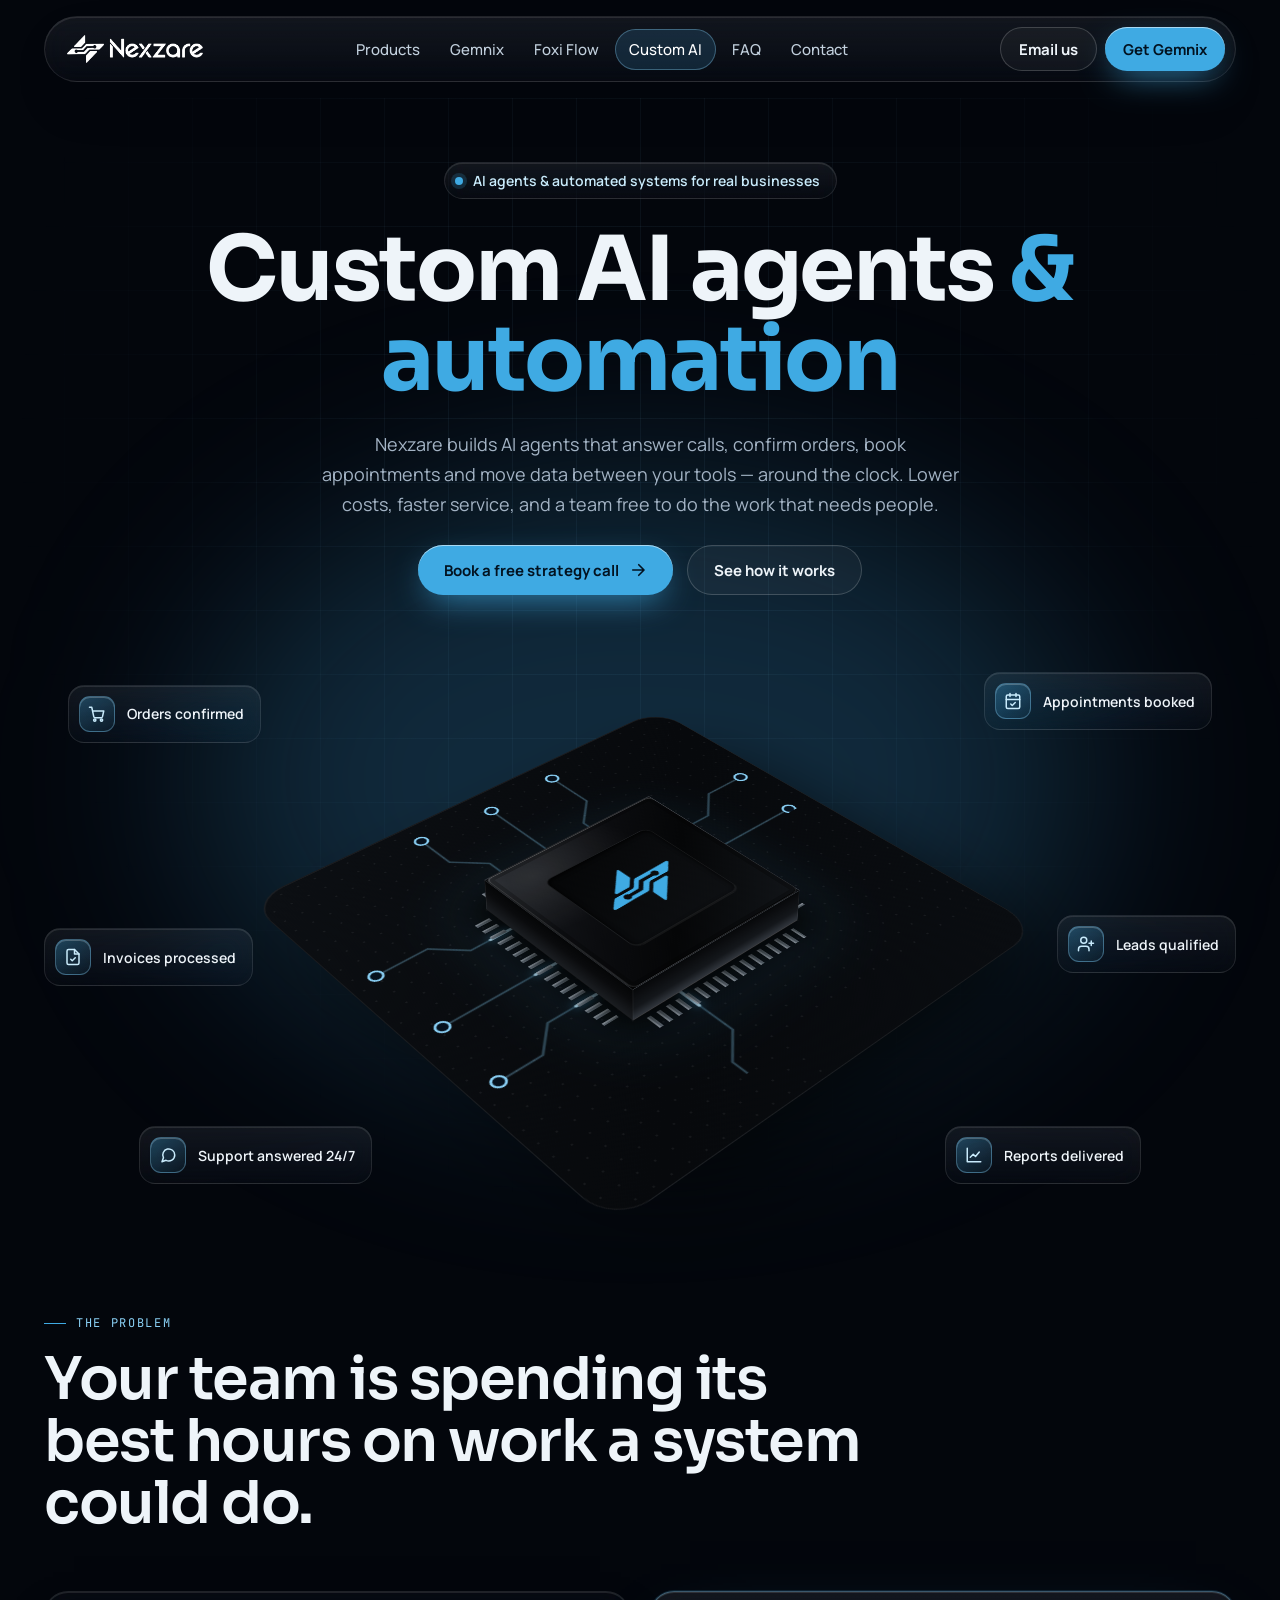
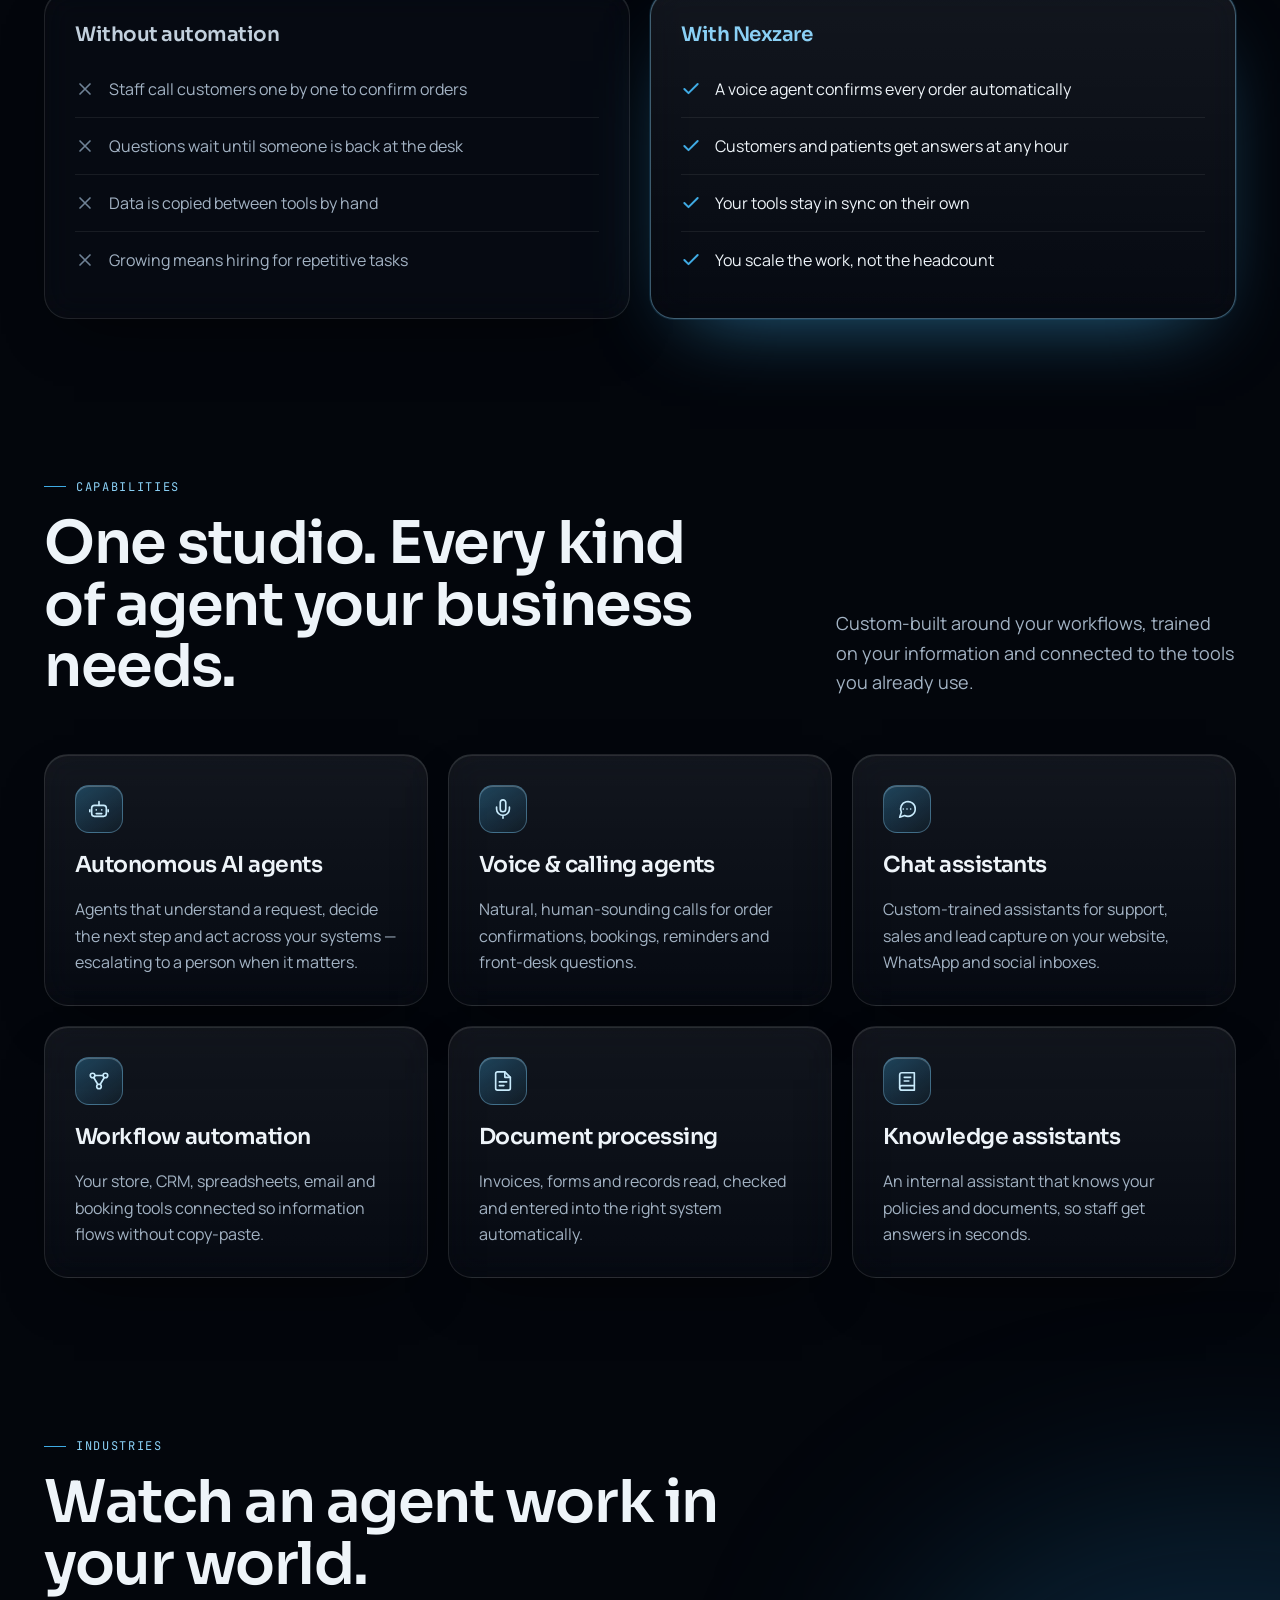
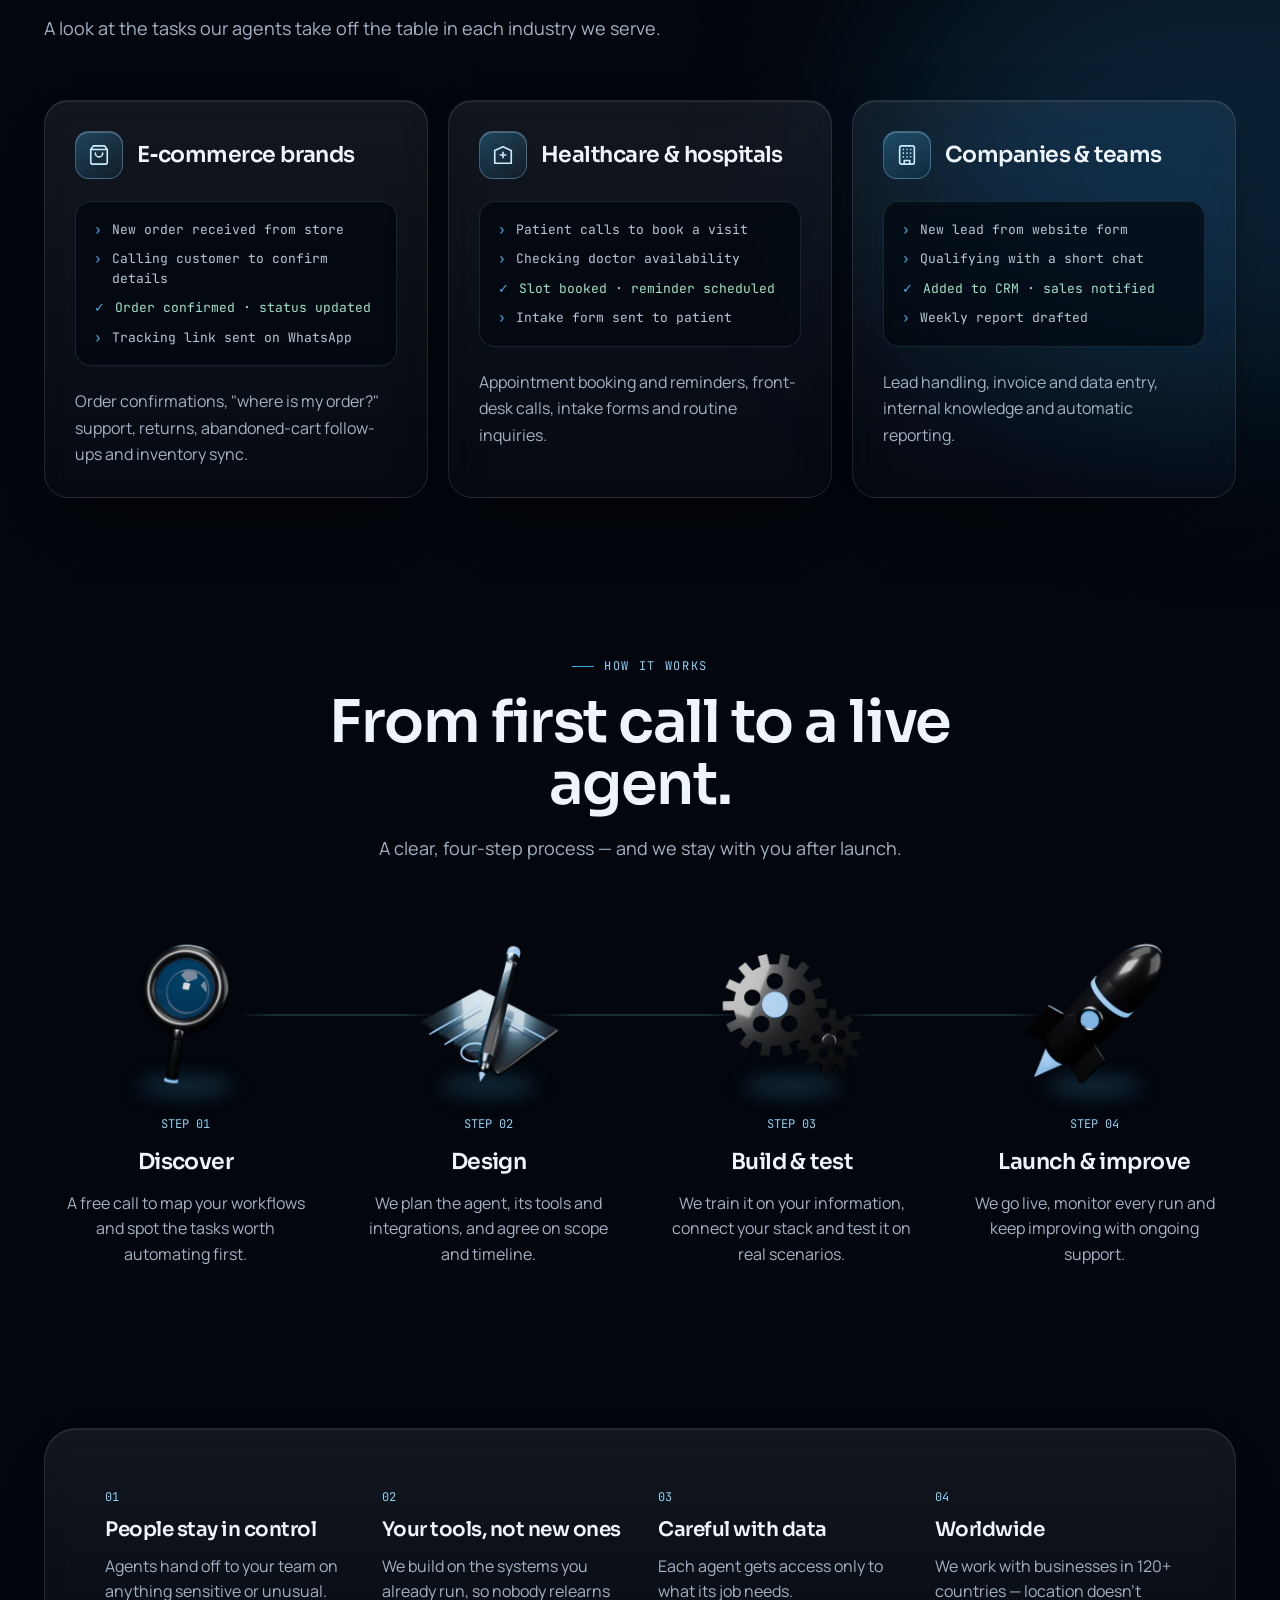
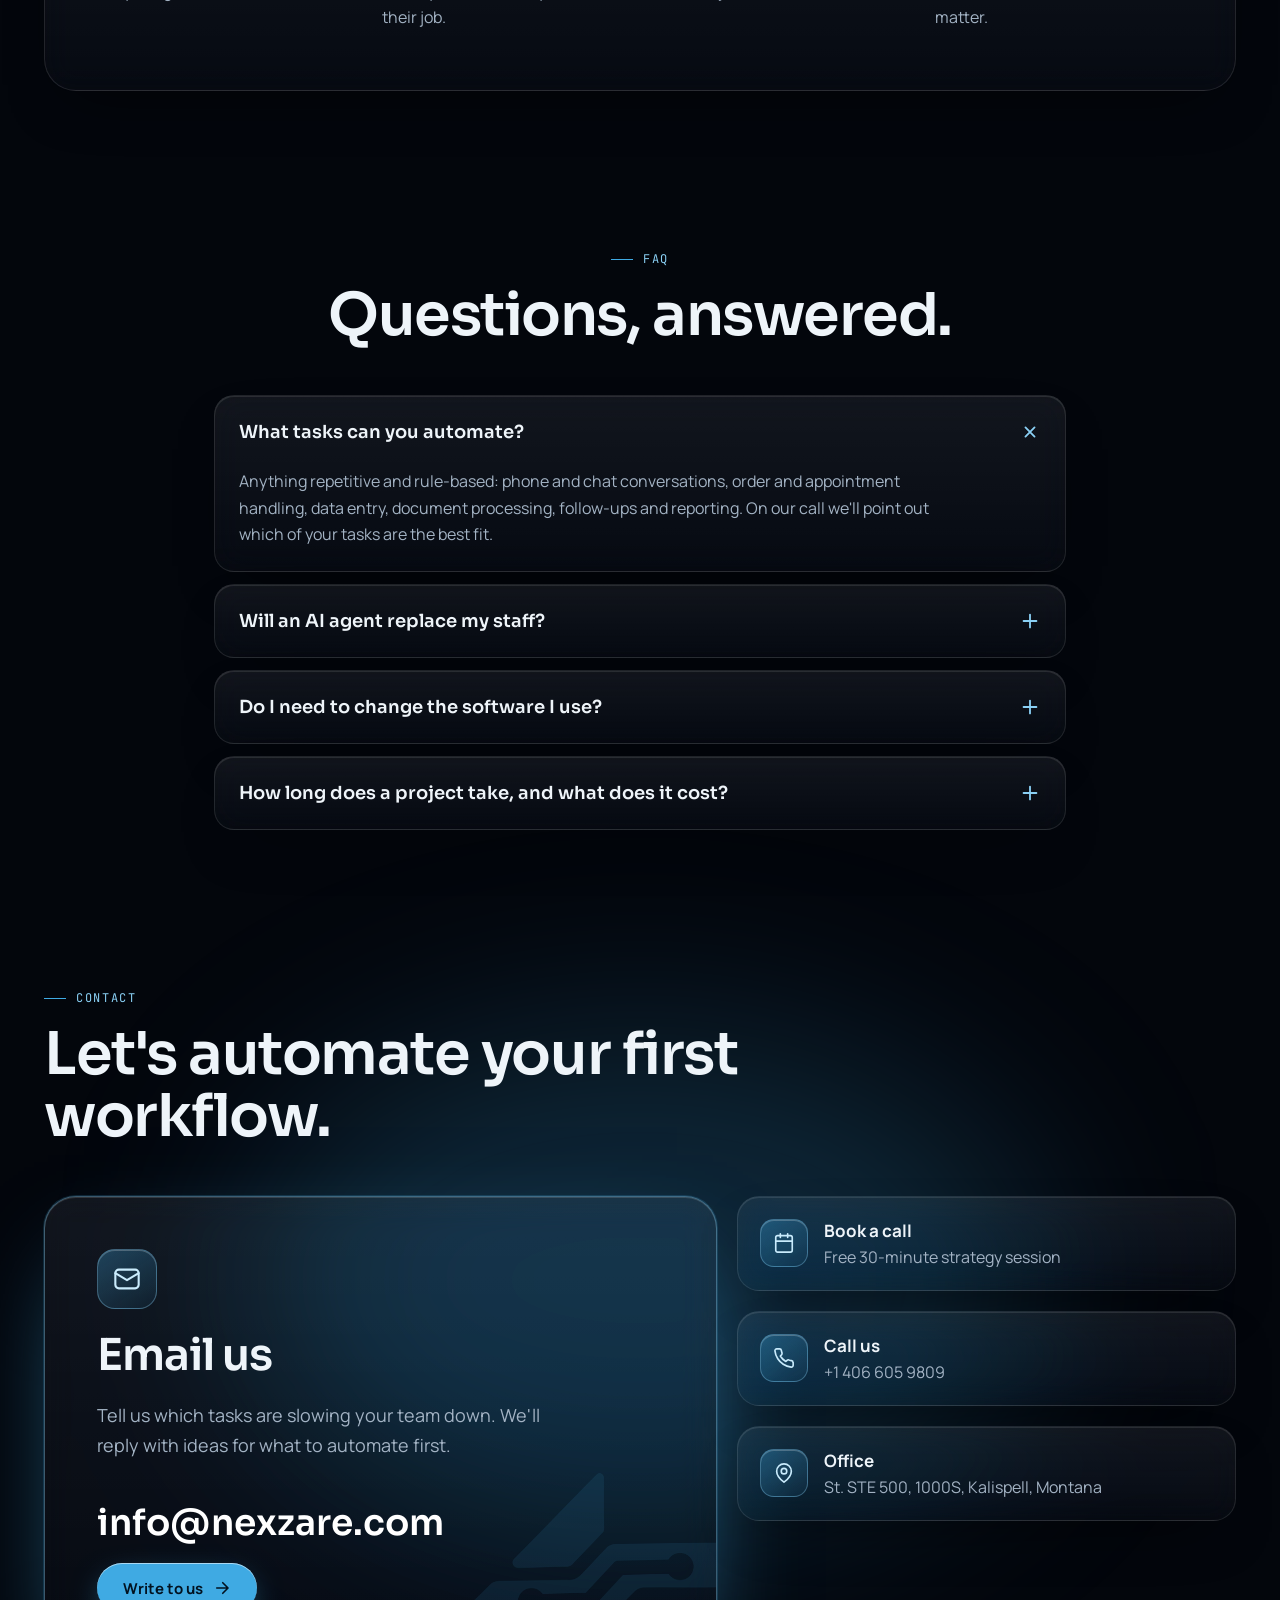
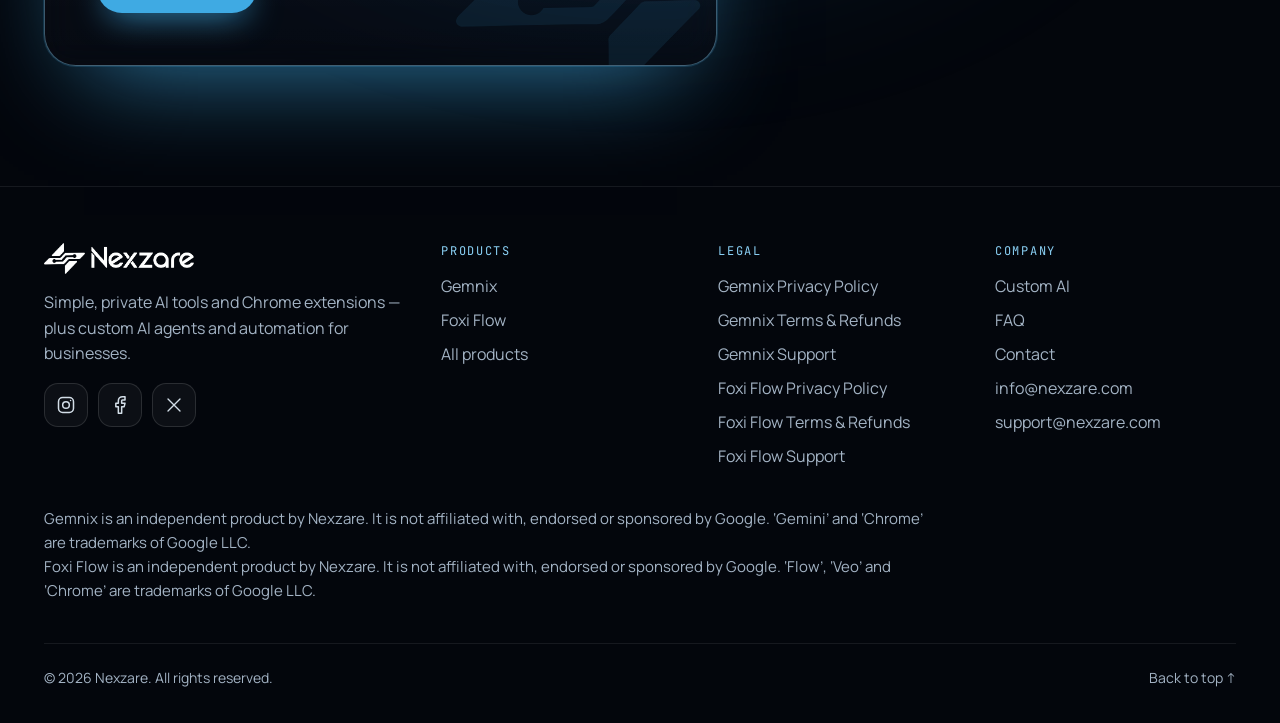
<file: services/index.html>
<!doctype html>
<html lang="en">
<head>
<meta charset="utf-8">
<meta name="viewport" content="width=device-width, initial-scale=1">
<title>Custom AI agents & automation | Nexzare</title>
<meta name="description" content="Nexzare builds AI agents and automated systems for e-commerce brands, healthcare organisations and companies — cutting costs and saving time.">
<link rel="canonical" href="https://www.nexzare.com/services">
<meta name="theme-color" content="#03060C">
<meta property="og:type" content="website">
<meta property="og:site_name" content="Nexzare">
<meta property="og:title" content="Custom AI agents & automation | Nexzare">
<meta property="og:description" content="Nexzare builds AI agents and automated systems for e-commerce brands, healthcare organisations and companies — cutting costs and saving time.">
<meta property="og:url" content="https://www.nexzare.com/services">
<meta property="og:image" content="https://www.nexzare.com/assets/logo-icon.png">
<meta name="twitter:card" content="summary">
<meta name="twitter:title" content="Custom AI agents & automation | Nexzare">
<meta name="twitter:description" content="Nexzare builds AI agents and automated systems for e-commerce brands, healthcare organisations and companies — cutting costs and saving time.">
<meta name="twitter:image" content="https://www.nexzare.com/assets/logo-icon.png">
<link rel="icon" type="image/png" href="/assets/favicon.png">
<link rel="apple-touch-icon" href="/assets/logo-icon.png">
<link rel="preconnect" href="https://fonts.googleapis.com">
<link rel="preconnect" href="https://fonts.gstatic.com" crossorigin="anonymous">
<link href="https://fonts.googleapis.com/css2?family=Sora:wght@400;600;700&amp;family=Manrope:wght@400;500;600;700&amp;family=JetBrains+Mono:wght@500&amp;display=swap" rel="stylesheet">
<link rel="stylesheet" href="/css/site.css">
</head>
<body>
<div class="nz">

<a class="skip" href="#main">Skip to content</a>
<header style="position: sticky; top: 0; z-index: 30; padding: 16px 0">
<div class="wrap">
<nav class="glass navbar" aria-label="Main" style="display: flex; align-items: center; justify-content: space-between; gap: 16px; padding: 10px 10px 10px 22px; border-radius: 999px">
<a href="/" aria-label="Nexzare home" style="display: flex; align-items: center; min-height: 44px"><img class="brandlogo" src="/assets/logo-white.png" alt="Nexzare" width="136" height="28"></a>
<div class="navlinks">
<a class="navlink" href="/products">Products</a>
<a class="navlink" href="/gemnix">Gemnix</a>
<a class="navlink" href="/foxi-flow">Foxi Flow</a>
<a class="navlink" href="/services" aria-current="page">Custom AI</a>
<a class="navlink" href="/#faq">FAQ</a>
<a class="navlink" href="/#contact">Contact</a>
</div>
<div style="display: flex; gap: 8px; align-items: center">
<a class="btn btn-ghost nav-cta" href="mailto:info@nexzare.com" style="min-height: 44px; padding: 0 18px">Email us</a>
<a class="btn btn-primary" href="/gemnix" style="min-height: 44px; padding: 0 18px">Get Gemnix</a>
<details class="mnav">
<summary aria-label="Open menu"><svg class="i-bars" width="22" height="22" viewBox="0 0 24 24" fill="none" stroke="currentColor" stroke-width="2" stroke-linecap="round" aria-hidden="true"><path d="M4 7h16M4 12h16M4 17h16"></path></svg><svg class="i-x" width="22" height="22" viewBox="0 0 24 24" fill="none" stroke="currentColor" stroke-width="2" stroke-linecap="round" aria-hidden="true"><path d="M18 6 6 18M6 6l12 12"></path></svg></summary>
<div class="mnav-panel">
<a href="/products">Products</a>
<a href="/gemnix">Gemnix</a>
<a href="/foxi-flow">Foxi Flow</a>
<a href="/services" aria-current="page">Custom AI</a>
<a href="/#faq">FAQ</a>
<a href="/#contact">Contact</a>
<a href="mailto:info@nexzare.com">Email us</a>
</div>
</details>
</div>
</nav>
</div>
</header>

<main id="main">
<section id="top" style="position: relative; padding: 64px 0 0">
<div class="gridbg"></div>
<div class="glow" style="width: 900px; height: 600px; left: 50%; margin-left: -450px; top: 380px; background: rgba(63,170,227,0.22)"></div>
<div class="wrap" style="display: flex; flex-direction: column; align-items: center; text-align: center; gap: 26px">
<span class="glass" style="display: inline-flex; align-items: center; gap: 10px; padding: 8px 16px 8px 10px; border-radius: 999px; font-size: 14px; font-weight: 600; color: #C9EBFC"><span class="live"></span>AI agents &amp; automated systems for real businesses</span>
<h1 style="font-size: clamp(42px, 7vw, 92px); line-height: 1; max-width: 1040px; font-weight: 700">Custom AI agents <span style="color: #3FAAE3">&amp; automation</span></h1>
<p class="lead" style="max-width: 640px">Nexzare builds AI agents that answer calls, confirm orders, book appointments and move data between your tools — around the clock. Lower costs, faster service, and a team free to do the work that needs people.</p>
<div style="display: flex; flex-wrap: wrap; gap: 14px; justify-content: center">
<a class="btn btn-primary" href="https://calendly.com/nexzare/30min">Book a free strategy call
<svg width="18" height="18" viewBox="0 0 24 24" fill="none" stroke="currentColor" stroke-width="2.2" stroke-linecap="round" stroke-linejoin="round" aria-hidden="true"><path d="M5 12h14M13 5l7 7-7 7"></path></svg></a>
<a class="btn btn-ghost" href="#how">See how it works</a>
</div>
</div>

<div class="wrap">
<div class="stage" aria-hidden="true">
<div class="board">
<svg class="traces" viewBox="0 0 560 560">
<path class="trace" d="M390 200 H450 L480 170 H530"></path>
<path class="trace" d="M390 250 H525"></path>
<path class="trace" d="M390 300 H440 L470 330 H530"></path>
<path class="trace" d="M390 350 H430 L460 380 V470"></path>
<path class="trace" d="M170 210 H120 L90 180 H30"></path>
<path class="trace" d="M170 280 H35"></path>
<path class="trace" d="M170 340 H110 L80 370 H30"></path>
<path class="trace" d="M220 170 V110 L190 80 V30"></path>
<path class="trace" d="M280 170 V35"></path>
<path class="trace" d="M340 170 V120 L370 90 V30"></path>
<path class="trace" d="M230 390 V460 L200 490 V530"></path>
<path class="trace" d="M300 390 V525"></path>
<path class="trace" d="M360 390 V440 L390 470 V530"></path>
<path class="pulse" d="M390 200 H450 L480 170 H530"></path>
<path class="pulse" d="M390 300 H440 L470 330 H530" style="animation-delay: -1.1s"></path>
<path class="pulse" d="M390 350 H430 L460 380 V470" style="animation-delay: -2.2s"></path>
<path class="pulse" d="M170 210 H120 L90 180 H30" style="animation-delay: -0.6s"></path>
<path class="pulse" d="M170 280 H35" style="animation-delay: -1.9s"></path>
<path class="pulse" d="M170 340 H110 L80 370 H30" style="animation-delay: -2.7s"></path>
<path class="pulse" d="M220 170 V110 L190 80 V30" style="animation-delay: -1.5s"></path>
<path class="pulse" d="M340 170 V120 L370 90 V30" style="animation-delay: -0.3s"></path>
<path class="pulse" d="M230 390 V460 L200 490 V530" style="animation-delay: -2.4s"></path>
<path class="pulse" d="M300 390 V525" style="animation-delay: -0.9s"></path>
<path class="pulse" d="M360 390 V440 L390 470 V530" style="animation-delay: -1.7s"></path>
<circle class="pad" cx="530" cy="170" r="7"></circle><circle class="pad" cx="525" cy="250" r="7"></circle><circle class="pad" cx="530" cy="330" r="7"></circle><circle class="pad" cx="460" cy="470" r="7"></circle>
<circle class="pad" cx="30" cy="180" r="7"></circle><circle class="pad" cx="35" cy="280" r="7"></circle><circle class="pad" cx="30" cy="370" r="7"></circle>
<circle class="pad" cx="190" cy="30" r="7"></circle><circle class="pad" cx="280" cy="35" r="7"></circle><circle class="pad" cx="370" cy="30" r="7"></circle>
<circle class="pad" cx="200" cy="530" r="7"></circle><circle class="pad" cx="300" cy="525" r="7"></circle><circle class="pad" cx="390" cy="530" r="7"></circle>
</svg>
<div class="pins pins-h" style="left: 182px; top: 146px"></div>
<div class="pins pins-h" style="left: 182px; top: 396px"></div>
<div class="pins pins-v" style="left: 146px; top: 182px"></div>
<div class="pins pins-v" style="left: 396px; top: 182px"></div>
<div class="chip-shadow"></div>
<div class="chip">
<div class="side s-n"></div>
<div class="side s-s"></div>
<div class="side s-e"></div>
<div class="side s-w"></div>
<div class="ctop">
<div class="die"><img src="/assets/logo-icon.png" alt="" style="width: 92px; height: auto"></div>
</div>
</div>
</div>

<div class="node glass" style="left: 2%; top: 14%"><span class="ico"><svg width="18" height="18" viewBox="0 0 24 24" fill="none" stroke="currentColor" stroke-width="2" stroke-linecap="round" stroke-linejoin="round"><circle cx="9" cy="20" r="1.5"></circle><circle cx="18" cy="20" r="1.5"></circle><path d="M2 3h3l2.7 12.4a2 2 0 0 0 2 1.6h7.6a2 2 0 0 0 2-1.5L21 8H6"></path></svg></span>Orders confirmed</div>
<div class="node glass far" style="left: 0; top: 52%; animation-delay: -2s"><span class="ico"><svg width="18" height="18" viewBox="0 0 24 24" fill="none" stroke="currentColor" stroke-width="2" stroke-linecap="round" stroke-linejoin="round"><path d="M14 2H6a2 2 0 0 0-2 2v16a2 2 0 0 0 2 2h12a2 2 0 0 0 2-2V8z"></path><path d="M14 2v6h6M9 15l2 2 4-4"></path></svg></span>Invoices processed</div>
<div class="node glass" style="left: 8%; bottom: 8%; animation-delay: -4s"><span class="ico"><svg width="18" height="18" viewBox="0 0 24 24" fill="none" stroke="currentColor" stroke-width="2" stroke-linecap="round" stroke-linejoin="round"><path d="M21 12a8 8 0 0 1-11.6 7.1L4 21l1.9-5.4A8 8 0 1 1 21 12z"></path></svg></span>Support answered 24/7</div>
<div class="node glass" style="right: 2%; top: 12%; animation-delay: -1s"><span class="ico"><svg width="18" height="18" viewBox="0 0 24 24" fill="none" stroke="currentColor" stroke-width="2" stroke-linecap="round" stroke-linejoin="round"><rect x="3" y="4" width="18" height="18" rx="2"></rect><path d="M16 2v4M8 2v4M3 10h18M9 16l2 2 4-4"></path></svg></span>Appointments booked</div>
<div class="node glass far" style="right: 0; top: 50%; animation-delay: -3s"><span class="ico"><svg width="18" height="18" viewBox="0 0 24 24" fill="none" stroke="currentColor" stroke-width="2" stroke-linecap="round" stroke-linejoin="round"><path d="M16 21v-2a4 4 0 0 0-4-4H6a4 4 0 0 0-4 4v2"></path><circle cx="9" cy="7" r="4"></circle><path d="M19 8v6M22 11h-6"></path></svg></span>Leads qualified</div>
<div class="node glass" style="right: 8%; bottom: 8%; animation-delay: -5s"><span class="ico"><svg width="18" height="18" viewBox="0 0 24 24" fill="none" stroke="currentColor" stroke-width="2" stroke-linecap="round" stroke-linejoin="round"><path d="M3 3v18h18"></path><path d="M7 15l4-4 3 3 5-6"></path></svg></span>Reports delivered</div>
</div>
</div>
</section>

<section aria-label="Before and after automation" style="padding: 80px 0 120px; position: relative">
<div class="wrap">
<div style="display: flex; flex-direction: column; gap: 18px; max-width: 820px; margin-bottom: 56px">
<span class="tag">The problem</span>
<h2 class="h2">Your team is spending its best hours on work a system could do.</h2>
</div>
<div class="compare">
<div class="card glass" style="background: rgba(255,255,255,.02)">
<h3 style="font-size: 20px; margin-bottom: 14px; color: #C2D0DD">Without automation</h3>
<div class="row muted"><svg width="20" height="20" viewBox="0 0 24 24" fill="none" stroke="#6F8296" stroke-width="2" stroke-linecap="round" aria-hidden="true" style="flex: 0 0 auto; margin-top: 2px"><path d="M18 6 6 18M6 6l12 12"></path></svg>Staff call customers one by one to confirm orders</div>
<div class="row muted"><svg width="20" height="20" viewBox="0 0 24 24" fill="none" stroke="#6F8296" stroke-width="2" stroke-linecap="round" aria-hidden="true" style="flex: 0 0 auto; margin-top: 2px"><path d="M18 6 6 18M6 6l12 12"></path></svg>Questions wait until someone is back at the desk</div>
<div class="row muted"><svg width="20" height="20" viewBox="0 0 24 24" fill="none" stroke="#6F8296" stroke-width="2" stroke-linecap="round" aria-hidden="true" style="flex: 0 0 auto; margin-top: 2px"><path d="M18 6 6 18M6 6l12 12"></path></svg>Data is copied between tools by hand</div>
<div class="row muted"><svg width="20" height="20" viewBox="0 0 24 24" fill="none" stroke="#6F8296" stroke-width="2" stroke-linecap="round" aria-hidden="true" style="flex: 0 0 auto; margin-top: 2px"><path d="M18 6 6 18M6 6l12 12"></path></svg>Growing means hiring for repetitive tasks</div>
</div>
<div class="card glass" style="border-color: rgba(138,208,245,.4); box-shadow: 0 0 0 1px rgba(63,170,227,.15), 0 30px 80px -40px rgba(63,170,227,.7), inset 0 1px 0 rgba(255,255,255,.12)">
<h3 style="font-size: 20px; margin-bottom: 14px; color: #8AD0F5">With Nexzare</h3>
<div class="row"><svg width="20" height="20" viewBox="0 0 24 24" fill="none" stroke="#3FAAE3" stroke-width="2.4" stroke-linecap="round" stroke-linejoin="round" aria-hidden="true" style="flex: 0 0 auto; margin-top: 2px"><path d="M20 6 9 17l-5-5"></path></svg>A voice agent confirms every order automatically</div>
<div class="row"><svg width="20" height="20" viewBox="0 0 24 24" fill="none" stroke="#3FAAE3" stroke-width="2.4" stroke-linecap="round" stroke-linejoin="round" aria-hidden="true" style="flex: 0 0 auto; margin-top: 2px"><path d="M20 6 9 17l-5-5"></path></svg>Customers and patients get answers at any hour</div>
<div class="row"><svg width="20" height="20" viewBox="0 0 24 24" fill="none" stroke="#3FAAE3" stroke-width="2.4" stroke-linecap="round" stroke-linejoin="round" aria-hidden="true" style="flex: 0 0 auto; margin-top: 2px"><path d="M20 6 9 17l-5-5"></path></svg>Your tools stay in sync on their own</div>
<div class="row"><svg width="20" height="20" viewBox="0 0 24 24" fill="none" stroke="#3FAAE3" stroke-width="2.4" stroke-linecap="round" stroke-linejoin="round" aria-hidden="true" style="flex: 0 0 auto; margin-top: 2px"><path d="M20 6 9 17l-5-5"></path></svg>You scale the work, not the headcount</div>
</div>
</div>
</div>
</section>

<section id="capabilities" style="padding: 40px 0 120px; scroll-margin-top: 100px">
<div class="wrap">
<div style="display: flex; flex-wrap: wrap; justify-content: space-between; align-items: flex-end; gap: 24px; margin-bottom: 56px">
<div style="display: flex; flex-direction: column; gap: 18px; max-width: 680px">
<span class="tag">Capabilities</span>
<h2 class="h2">One studio. Every kind of agent your business needs.</h2>
</div>
<p class="lead" style="max-width: 400px">Custom-built around your workflows, trained on your information and connected to the tools you already use.</p>
</div>
<div class="g3">
<article class="card glass" style="display: flex; flex-direction: column; gap: 18px">
<span class="ico"><svg width="22" height="22" viewBox="0 0 24 24" fill="none" stroke="currentColor" stroke-width="1.8" stroke-linecap="round" stroke-linejoin="round" aria-hidden="true"><rect x="4" y="8" width="16" height="12" rx="3"></rect><path d="M12 8V4M9 13h.01M15 13h.01M9 17h6M2 13v2M22 13v2"></path></svg></span>
<h3 style="font-size: 22px">Autonomous AI agents</h3>
<p class="muted" style="margin: 0; font-size: 16px; line-height: 1.65">Agents that understand a request, decide the next step and act across your systems — escalating to a person when it matters.</p>
</article>
<article class="card glass" style="display: flex; flex-direction: column; gap: 18px">
<span class="ico"><svg width="22" height="22" viewBox="0 0 24 24" fill="none" stroke="currentColor" stroke-width="1.8" stroke-linecap="round" stroke-linejoin="round" aria-hidden="true"><path d="M12 2a3 3 0 0 0-3 3v7a3 3 0 0 0 6 0V5a3 3 0 0 0-3-3z"></path><path d="M19 10v2a7 7 0 0 1-14 0v-2M12 19v3"></path></svg></span>
<h3 style="font-size: 22px">Voice &amp; calling agents</h3>
<p class="muted" style="margin: 0; font-size: 16px; line-height: 1.65">Natural, human-sounding calls for order confirmations, bookings, reminders and front-desk questions.</p>
</article>
<article class="card glass" style="display: flex; flex-direction: column; gap: 18px">
<span class="ico"><svg width="22" height="22" viewBox="0 0 24 24" fill="none" stroke="currentColor" stroke-width="1.8" stroke-linecap="round" stroke-linejoin="round" aria-hidden="true"><path d="M21 12a8 8 0 0 1-11.6 7.1L4 21l1.9-5.4A8 8 0 1 1 21 12z"></path><path d="M8 12h.01M12 12h.01M16 12h.01"></path></svg></span>
<h3 style="font-size: 22px">Chat assistants</h3>
<p class="muted" style="margin: 0; font-size: 16px; line-height: 1.65">Custom-trained assistants for support, sales and lead capture on your website, WhatsApp and social inboxes.</p>
</article>
<article class="card glass" style="display: flex; flex-direction: column; gap: 18px">
<span class="ico"><svg width="22" height="22" viewBox="0 0 24 24" fill="none" stroke="currentColor" stroke-width="1.8" stroke-linecap="round" stroke-linejoin="round" aria-hidden="true"><circle cx="5" cy="6" r="2.5"></circle><circle cx="19" cy="6" r="2.5"></circle><circle cx="12" cy="18" r="2.5"></circle><path d="M7.5 6h9M6.2 8.2l4.6 7.6M17.8 8.2l-4.6 7.6"></path></svg></span>
<h3 style="font-size: 22px">Workflow automation</h3>
<p class="muted" style="margin: 0; font-size: 16px; line-height: 1.65">Your store, CRM, spreadsheets, email and booking tools connected so information flows without copy‑paste.</p>
</article>
<article class="card glass" style="display: flex; flex-direction: column; gap: 18px">
<span class="ico"><svg width="22" height="22" viewBox="0 0 24 24" fill="none" stroke="currentColor" stroke-width="1.8" stroke-linecap="round" stroke-linejoin="round" aria-hidden="true"><path d="M14 2H6a2 2 0 0 0-2 2v16a2 2 0 0 0 2 2h12a2 2 0 0 0 2-2V8z"></path><path d="M14 2v6h6M8 13h8M8 17h5"></path></svg></span>
<h3 style="font-size: 22px">Document processing</h3>
<p class="muted" style="margin: 0; font-size: 16px; line-height: 1.65">Invoices, forms and records read, checked and entered into the right system automatically.</p>
</article>
<article class="card glass" style="display: flex; flex-direction: column; gap: 18px">
<span class="ico"><svg width="22" height="22" viewBox="0 0 24 24" fill="none" stroke="currentColor" stroke-width="1.8" stroke-linecap="round" stroke-linejoin="round" aria-hidden="true"><path d="M4 19.5A2.5 2.5 0 0 1 6.5 17H20V3H6.5A2.5 2.5 0 0 0 4 5.5z"></path><path d="M4 19.5A2.5 2.5 0 0 0 6.5 22H20v-5M9 8h7M9 12h5"></path></svg></span>
<h3 style="font-size: 22px">Knowledge assistants</h3>
<p class="muted" style="margin: 0; font-size: 16px; line-height: 1.65">An internal assistant that knows your policies and documents, so staff get answers in seconds.</p>
</article>
</div>
</div>
</section>

<section id="industries" style="padding: 40px 0 120px; scroll-margin-top: 100px; position: relative">
<div class="glow" style="width: 700px; height: 500px; right: -300px; top: 100px; background: rgba(28,111,168,0.25)"></div>
<div class="wrap">
<div style="display: flex; flex-direction: column; gap: 18px; max-width: 760px; margin-bottom: 56px">
<span class="tag">Industries</span>
<h2 class="h2">Watch an agent work in your world.</h2>
<p class="lead">A look at the tasks our agents take off the table in each industry we serve.</p>
</div>
<div class="g3">
<article class="card glass" style="display: flex; flex-direction: column; gap: 22px">
<div style="display: flex; align-items: center; gap: 14px">
<span class="ico"><svg width="22" height="22" viewBox="0 0 24 24" fill="none" stroke="currentColor" stroke-width="1.8" stroke-linecap="round" stroke-linejoin="round" aria-hidden="true"><path d="M6 2 3 6v14a2 2 0 0 0 2 2h14a2 2 0 0 0 2-2V6l-3-4z"></path><path d="M3 6h18M16 10a4 4 0 0 1-8 0"></path></svg></span>
<h3 style="font-size: 22px">E‑commerce brands</h3>
</div>
<div class="log mono" aria-label="Example agent activity for an online store">
<div class="ln"><b>›</b>New order received from store</div>
<div class="ln"><b>›</b>Calling customer to confirm details</div>
<div class="ln ok"><b>✓</b>Order confirmed · status updated</div>
<div class="ln"><b>›</b>Tracking link sent on WhatsApp</div>
</div>
<p class="muted" style="margin: 0; font-size: 16px; line-height: 1.65">Order confirmations, "where is my order?" support, returns, abandoned-cart follow-ups and inventory sync.</p>
</article>
<article class="card glass" style="display: flex; flex-direction: column; gap: 22px">
<div style="display: flex; align-items: center; gap: 14px">
<span class="ico"><svg width="22" height="22" viewBox="0 0 24 24" fill="none" stroke="currentColor" stroke-width="1.8" stroke-linecap="round" stroke-linejoin="round" aria-hidden="true"><path d="M3 21V7l9-4 9 4v14"></path><path d="M12 9v6M9 12h6M3 21h18"></path></svg></span>
<h3 style="font-size: 22px">Healthcare &amp; hospitals</h3>
</div>
<div class="log mono" aria-label="Example agent activity for a clinic">
<div class="ln"><b>›</b>Patient calls to book a visit</div>
<div class="ln"><b>›</b>Checking doctor availability</div>
<div class="ln ok"><b>✓</b>Slot booked · reminder scheduled</div>
<div class="ln"><b>›</b>Intake form sent to patient</div>
</div>
<p class="muted" style="margin: 0; font-size: 16px; line-height: 1.65">Appointment booking and reminders, front-desk calls, intake forms and routine inquiries.</p>
</article>
<article class="card glass" style="display: flex; flex-direction: column; gap: 22px">
<div style="display: flex; align-items: center; gap: 14px">
<span class="ico"><svg width="22" height="22" viewBox="0 0 24 24" fill="none" stroke="currentColor" stroke-width="1.8" stroke-linecap="round" stroke-linejoin="round" aria-hidden="true"><rect x="4" y="2" width="16" height="20" rx="2"></rect><path d="M9 22v-4h6v4M8 6h.01M12 6h.01M16 6h.01M8 10h.01M12 10h.01M16 10h.01M8 14h.01M12 14h.01M16 14h.01"></path></svg></span>
<h3 style="font-size: 22px">Companies &amp; teams</h3>
</div>
<div class="log mono" aria-label="Example agent activity for a company">
<div class="ln"><b>›</b>New lead from website form</div>
<div class="ln"><b>›</b>Qualifying with a short chat</div>
<div class="ln ok"><b>✓</b>Added to CRM · sales notified</div>
<div class="ln"><b>›</b>Weekly report drafted</div>
</div>
<p class="muted" style="margin: 0; font-size: 16px; line-height: 1.65">Lead handling, invoice and data entry, internal knowledge and automatic reporting.</p>
</article>
</div>
</div>
</section>

<section id="how" style="padding: 40px 0 120px; scroll-margin-top: 100px">
<div class="wrap">
<div style="display: flex; flex-direction: column; gap: 18px; max-width: 760px; margin: 0 auto 64px; text-align: center; align-items: center">
<span class="tag">How it works</span>
<h2 class="h2">From first call to a live agent.</h2>
<p class="lead">A clear, four-step process — and we stay with you after launch.</p>
</div>
<div class="pipe">
<div class="pipe-line"></div>
<div style="display: flex; flex-direction: column; align-items: center; text-align: center; gap: 16px">
<div class="stepdot"><img src="/assets/step-discover.webp" alt="" width="150" height="150" loading="lazy" decoding="async"></div>
<span class="mono" style="font-size: 12px; color: #8AD0F5">STEP 01</span>
<h3 style="font-size: 22px">Discover</h3>
<p class="muted" style="margin: 0; font-size: 16px; line-height: 1.6; max-width: 250px">A free call to map your workflows and spot the tasks worth automating first.</p>
</div>
<div style="display: flex; flex-direction: column; align-items: center; text-align: center; gap: 16px">
<div class="stepdot"><img src="/assets/step-design.webp" alt="" width="150" height="150" loading="lazy" decoding="async" style="animation-delay: -1.5s"></div>
<span class="mono" style="font-size: 12px; color: #8AD0F5">STEP 02</span>
<h3 style="font-size: 22px">Design</h3>
<p class="muted" style="margin: 0; font-size: 16px; line-height: 1.6; max-width: 250px">We plan the agent, its tools and integrations, and agree on scope and timeline.</p>
</div>
<div style="display: flex; flex-direction: column; align-items: center; text-align: center; gap: 16px">
<div class="stepdot"><img src="/assets/step-build.webp" alt="" width="150" height="150" loading="lazy" decoding="async" style="animation-delay: -3s"></div>
<span class="mono" style="font-size: 12px; color: #8AD0F5">STEP 03</span>
<h3 style="font-size: 22px">Build &amp; test</h3>
<p class="muted" style="margin: 0; font-size: 16px; line-height: 1.6; max-width: 250px">We train it on your information, connect your stack and test it on real scenarios.</p>
</div>
<div style="display: flex; flex-direction: column; align-items: center; text-align: center; gap: 16px">
<div class="stepdot"><img src="/assets/step-launch.webp" alt="" width="150" height="150" loading="lazy" decoding="async" style="animation-delay: -4.5s"></div>
<span class="mono" style="font-size: 12px; color: #8AD0F5">STEP 04</span>
<h3 style="font-size: 22px">Launch &amp; improve</h3>
<p class="muted" style="margin: 0; font-size: 16px; line-height: 1.6; max-width: 250px">We go live, monitor every run and keep improving with ongoing support.</p>
</div>
</div>
</div>
</section>

<section aria-label="Our principles" style="padding: 40px 0 120px">
<div class="wrap">
<div class="card glass" style="border-radius: 32px; padding: clamp(28px, 5vw, 60px)">
<div class="g4" style="gap: 36px">
<div style="display: flex; flex-direction: column; gap: 12px">
<span class="mono" style="font-size: 12px; color: #8AD0F5">01</span>
<h3 style="font-size: 20px">People stay in control</h3>
<p class="muted" style="margin: 0; font-size: 16px; line-height: 1.6">Agents hand off to your team on anything sensitive or unusual.</p>
</div>
<div style="display: flex; flex-direction: column; gap: 12px">
<span class="mono" style="font-size: 12px; color: #8AD0F5">02</span>
<h3 style="font-size: 20px">Your tools, not new ones</h3>
<p class="muted" style="margin: 0; font-size: 16px; line-height: 1.6">We build on the systems you already run, so nobody relearns their job.</p>
</div>
<div style="display: flex; flex-direction: column; gap: 12px">
<span class="mono" style="font-size: 12px; color: #8AD0F5">03</span>
<h3 style="font-size: 20px">Careful with data</h3>
<p class="muted" style="margin: 0; font-size: 16px; line-height: 1.6">Each agent gets access only to what its job needs.</p>
</div>
<div style="display: flex; flex-direction: column; gap: 12px">
<span class="mono" style="font-size: 12px; color: #8AD0F5">04</span>
<h3 style="font-size: 20px">Worldwide</h3>
<p class="muted" style="margin: 0; font-size: 16px; line-height: 1.6">We work with businesses in 120+ countries — location doesn't matter.</p>
</div>
</div>
</div>
</div>
</section>

<section id="faq" style="padding: 40px 0 120px; scroll-margin-top: 100px">
<div class="wrap" style="max-width: 900px">
<div style="display: flex; flex-direction: column; gap: 18px; margin-bottom: 48px; text-align: center; align-items: center">
<span class="tag">FAQ</span>
<h2 class="h2">Questions, answered.</h2>
</div>
<div style="display: flex; flex-direction: column; gap: 12px">
<details class="faq glass" open="">
<summary>What tasks can you automate?<svg class="pl" width="22" height="22" viewBox="0 0 24 24" fill="none" stroke="currentColor" stroke-width="2" stroke-linecap="round" aria-hidden="true"><path d="M12 5v14M5 12h14"></path></svg></summary>
<p>Anything repetitive and rule-based: phone and chat conversations, order and appointment handling, data entry, document processing, follow-ups and reporting. On our call we'll point out which of your tasks are the best fit.</p>
</details>
<details class="faq glass">
<summary>Will an AI agent replace my staff?<svg class="pl" width="22" height="22" viewBox="0 0 24 24" fill="none" stroke="currentColor" stroke-width="2" stroke-linecap="round" aria-hidden="true"><path d="M12 5v14M5 12h14"></path></svg></summary>
<p>Agents take over the repetitive volume so your people can focus on work that needs judgement and a human touch. Anything unusual is handed to your team.</p>
</details>
<details class="faq glass">
<summary>Do I need to change the software I use?<svg class="pl" width="22" height="22" viewBox="0 0 24 24" fill="none" stroke="currentColor" stroke-width="2" stroke-linecap="round" aria-hidden="true"><path d="M12 5v14M5 12h14"></path></svg></summary>
<p>Usually not. We connect agents to the tools you already use — your store, CRM, calendar, spreadsheets, email or messaging apps.</p>
</details>
<details class="faq glass">
<summary>How long does a project take, and what does it cost?<svg class="pl" width="22" height="22" viewBox="0 0 24 24" fill="none" stroke="currentColor" stroke-width="2" stroke-linecap="round" aria-hidden="true"><path d="M12 5v14M5 12h14"></path></svg></summary>
<p>It depends on the workflow. After a free discovery call we send a clear scope, timeline and price — and we're committed to delivering on time.</p>
</details>
</div>
</div>
</section>

<section id="contact" style="padding: 40px 0 120px; scroll-margin-top: 100px; position: relative">
<div class="glow" style="width: 800px; height: 500px; left: 50%; margin-left: -400px; top: 80px; background: rgba(63,170,227,0.20)"></div>
<div class="wrap">
<div style="display: flex; flex-direction: column; gap: 18px; max-width: 760px; margin-bottom: 48px">
<span class="tag">Contact</span>
<h2 class="h2">Let's automate your first workflow.</h2>
</div>
<div class="contact">
<div class="card glass" style="border-radius: 32px; padding: clamp(28px, 4.5vw, 52px); display: flex; flex-direction: column; justify-content: space-between; gap: 40px; border-color: rgba(138,208,245,.4); box-shadow: 0 0 0 1px rgba(63,170,227,.18), 0 40px 100px -40px rgba(63,170,227,.75), inset 0 1px 0 rgba(255,255,255,.14)">
<img src="/assets/logo-icon.png" alt="" aria-hidden="true" style="position: absolute; right: -40px; bottom: -30px; width: 300px; height: auto; opacity: .10">
<div style="display: flex; flex-direction: column; gap: 18px; position: relative">
<span class="ico" style="width: 60px; height: 60px; border-radius: 18px"><svg width="28" height="28" viewBox="0 0 24 24" fill="none" stroke="currentColor" stroke-width="1.8" stroke-linecap="round" stroke-linejoin="round" aria-hidden="true"><rect x="2" y="4" width="20" height="16" rx="3"></rect><path d="m22 7-10 6L2 7"></path></svg></span>
<h3 style="font-size: clamp(30px, 3.6vw, 44px)">Email us</h3>
<p class="lead" style="max-width: 460px">Tell us which tasks are slowing your team down. We'll reply with ideas for what to automate first.</p>
</div>
<div style="display: flex; flex-direction: column; gap: 18px; position: relative">
<a href="mailto:info@nexzare.com" style="font-family: 'Sora', sans-serif; font-size: clamp(24px, 3vw, 36px); font-weight: 600; color: #FFFFFF; text-decoration: none; word-break: break-all">info@nexzare.com</a>
<div><a class="btn btn-primary" href="mailto:info@nexzare.com?subject=Automation%20inquiry">Write to us
<svg width="18" height="18" viewBox="0 0 24 24" fill="none" stroke="currentColor" stroke-width="2.2" stroke-linecap="round" stroke-linejoin="round" aria-hidden="true"><path d="M5 12h14M13 5l7 7-7 7"></path></svg></a></div>
</div>
</div>
<div style="display: flex; flex-direction: column; gap: 20px">
<a class="mini glass" href="https://calendly.com/nexzare/30min">
<span class="ico"><svg width="22" height="22" viewBox="0 0 24 24" fill="none" stroke="currentColor" stroke-width="1.8" stroke-linecap="round" stroke-linejoin="round" aria-hidden="true"><rect x="3" y="4" width="18" height="18" rx="2"></rect><path d="M16 2v4M8 2v4M3 10h18"></path></svg></span>
<span style="display: flex; flex-direction: column; gap: 4px"><strong style="font-size: 17px">Book a call</strong><span class="muted" style="font-size: 16px">Free 30-minute strategy session</span></span>
</a>
<a class="mini glass" href="tel:+14066059809">
<span class="ico"><svg width="22" height="22" viewBox="0 0 24 24" fill="none" stroke="currentColor" stroke-width="1.8" stroke-linecap="round" stroke-linejoin="round" aria-hidden="true"><path d="M22 16.9v3a2 2 0 0 1-2.2 2 19.8 19.8 0 0 1-8.6-3.1 19.5 19.5 0 0 1-6-6A19.8 19.8 0 0 1 2.1 4.2 2 2 0 0 1 4.1 2h3a2 2 0 0 1 2 1.7c.1.9.4 1.8.7 2.7a2 2 0 0 1-.5 2.1L8 9.8a16 16 0 0 0 6 6l1.3-1.3a2 2 0 0 1 2.1-.4c.9.3 1.8.6 2.7.7a2 2 0 0 1 1.7 2z"></path></svg></span>
<span style="display: flex; flex-direction: column; gap: 4px"><strong style="font-size: 17px">Call us</strong><span class="muted" style="font-size: 16px">+1 406 605 9809</span></span>
</a>
<div class="mini glass">
<span class="ico"><svg width="22" height="22" viewBox="0 0 24 24" fill="none" stroke="currentColor" stroke-width="1.8" stroke-linecap="round" stroke-linejoin="round" aria-hidden="true"><path d="M20 10c0 6-8 12-8 12S4 16 4 10a8 8 0 0 1 16 0z"></path><circle cx="12" cy="10" r="3"></circle></svg></span>
<span style="display: flex; flex-direction: column; gap: 4px"><strong style="font-size: 17px">Office</strong><span class="muted" style="font-size: 16px">St. STE 500, 1000S, Kalispell, Montana</span></span>
</div>
</div>
</div>
</div>
</section>

</main>

<footer style="padding: 56px 0 36px; border-top: 1px solid rgba(255,255,255,.08); position: relative; z-index: 2">
<div class="wrap" style="display: flex; flex-direction: column; gap: 40px">
<div class="fgrid">
<div class="fcol fbrand" style="gap: 16px; max-width: 380px">
<img src="/assets/logo-white.png" alt="Nexzare" width="150" height="31" style="width: 150px; height: auto">
<p class="muted" style="margin: 0; font-size: 16px; line-height: 1.6">Simple, private AI tools and Chrome extensions — plus custom AI agents and automation for businesses.</p>
<div style="display: flex; gap: 10px">
<a class="soc" href="https://www.instagram.com/nexzare.llc" aria-label="Nexzare on Instagram"><svg width="20" height="20" viewBox="0 0 24 24" fill="none" stroke="currentColor" stroke-width="1.8" stroke-linecap="round" stroke-linejoin="round" aria-hidden="true"><rect x="3" y="3" width="18" height="18" rx="5"></rect><circle cx="12" cy="12" r="4"></circle><path d="M17.5 6.5h.01"></path></svg></a>
<a class="soc" href="https://www.facebook.com/profile.php?id=61578299108655" aria-label="Nexzare on Facebook"><svg width="20" height="20" viewBox="0 0 24 24" fill="none" stroke="currentColor" stroke-width="1.8" stroke-linecap="round" stroke-linejoin="round" aria-hidden="true"><path d="M18 2h-3a5 5 0 0 0-5 5v3H7v4h3v8h4v-8h3l1-4h-4V7a1 1 0 0 1 1-1h3z"></path></svg></a>
<a class="soc" href="https://x.com/nexzarellc" aria-label="Nexzare on X"><svg width="18" height="18" viewBox="0 0 24 24" fill="none" stroke="currentColor" stroke-width="1.8" stroke-linecap="round" stroke-linejoin="round" aria-hidden="true"><path d="M4 4l16 16M20 4L4 20"></path></svg></a>
</div>
</div>
<nav class="fcol" aria-label="Products">
<p class="fhead">Products</p>
<a class="flink" href="/gemnix">Gemnix</a>
<a class="flink" href="/foxi-flow">Foxi Flow</a>
<a class="flink" href="/products">All products</a>
</nav>
<nav class="fcol" aria-label="Legal">
<p class="fhead">Legal</p>
<a class="flink" href="/gemnix/privacy">Gemnix Privacy Policy</a>
<a class="flink" href="/gemnix/terms">Gemnix Terms &amp; Refunds</a>
<a class="flink" href="/gemnix/support">Gemnix Support</a>
<a class="flink" href="/foxi-flow/privacy">Foxi Flow Privacy Policy</a>
<a class="flink" href="/foxi-flow/terms">Foxi Flow Terms &amp; Refunds</a>
<a class="flink" href="/foxi-flow/support">Foxi Flow Support</a>
</nav>
<nav class="fcol" aria-label="Company">
<p class="fhead">Company</p>
<a class="flink" href="/services">Custom AI</a>
<a class="flink" href="/#faq">FAQ</a>
<a class="flink" href="/#contact">Contact</a>
<a class="flink" href="mailto:info@nexzare.com">info@nexzare.com</a>
<a class="flink" href="mailto:support@nexzare.com">support@nexzare.com</a>
</nav>
</div>
<p class="tm">Gemnix is an independent product by Nexzare. It is not affiliated with, endorsed or sponsored by Google. &lsquo;Gemini&rsquo; and &lsquo;Chrome&rsquo; are trademarks of Google LLC.<br>Foxi Flow is an independent product by Nexzare. It is not affiliated with, endorsed or sponsored by Google. &lsquo;Flow&rsquo;, &lsquo;Veo&rsquo; and &lsquo;Chrome&rsquo; are trademarks of Google LLC.</p>
<div style="display: flex; justify-content: space-between; flex-wrap: wrap; gap: 12px; padding-top: 24px; border-top: 1px solid rgba(255,255,255,.08)">
<span class="muted" style="font-size: 14px">© 2026 Nexzare. All rights reserved.</span>
<a class="flink" href="#top" style="font-size: 14px">Back to top ↑</a>
</div>
</div>
</footer>

</div>
</body>
</html>
</file>
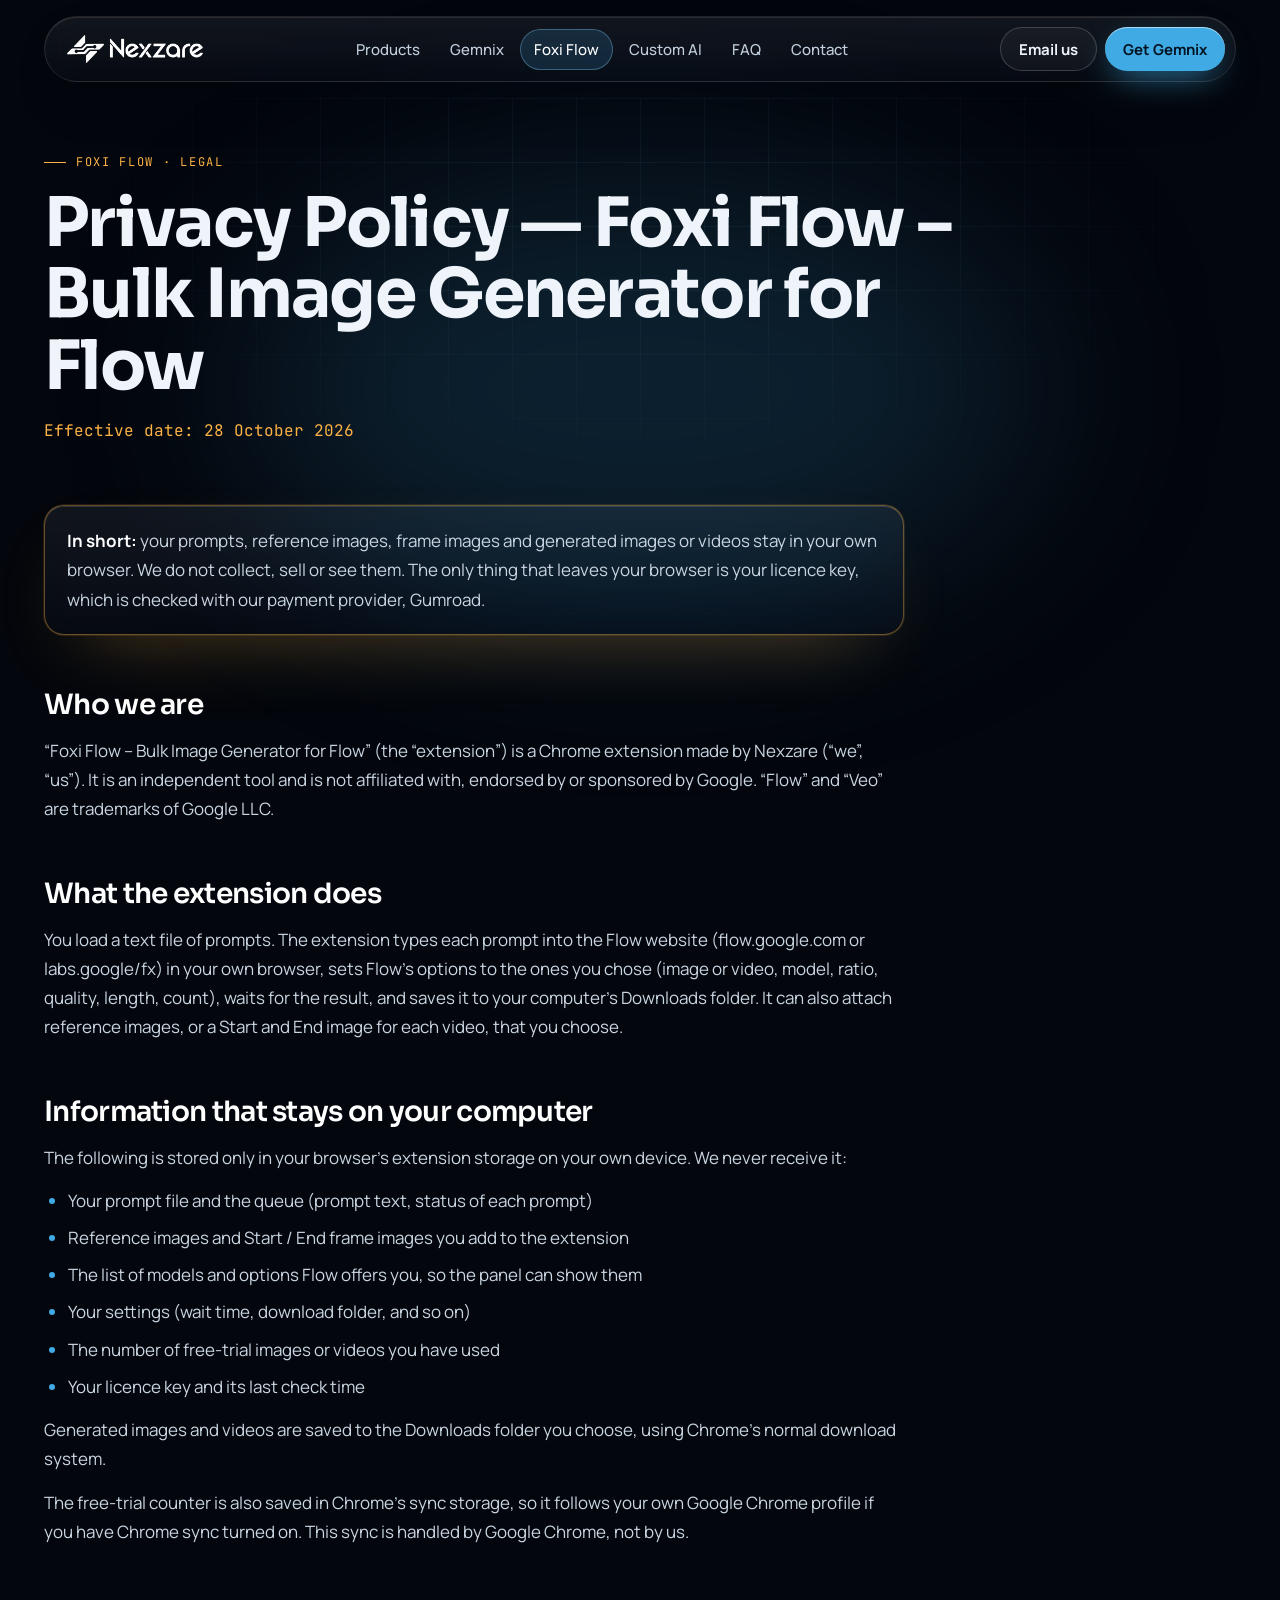
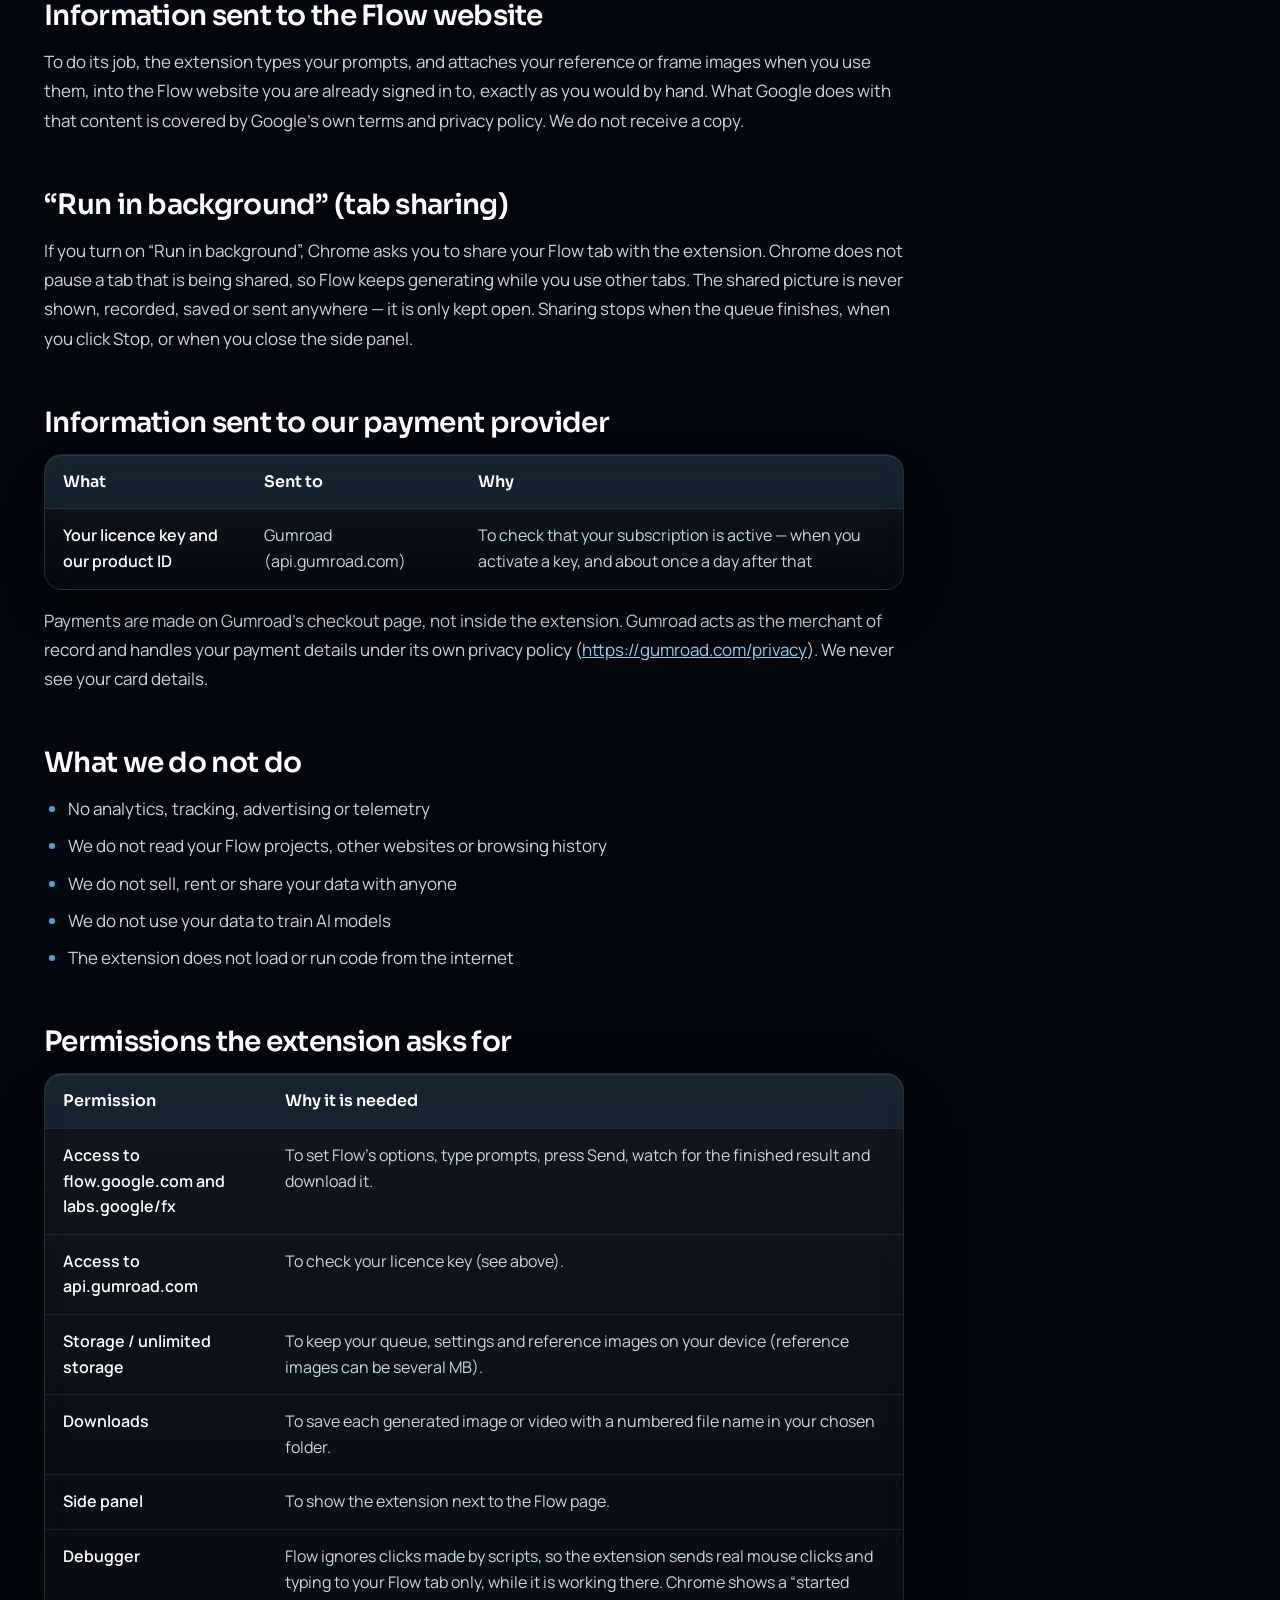
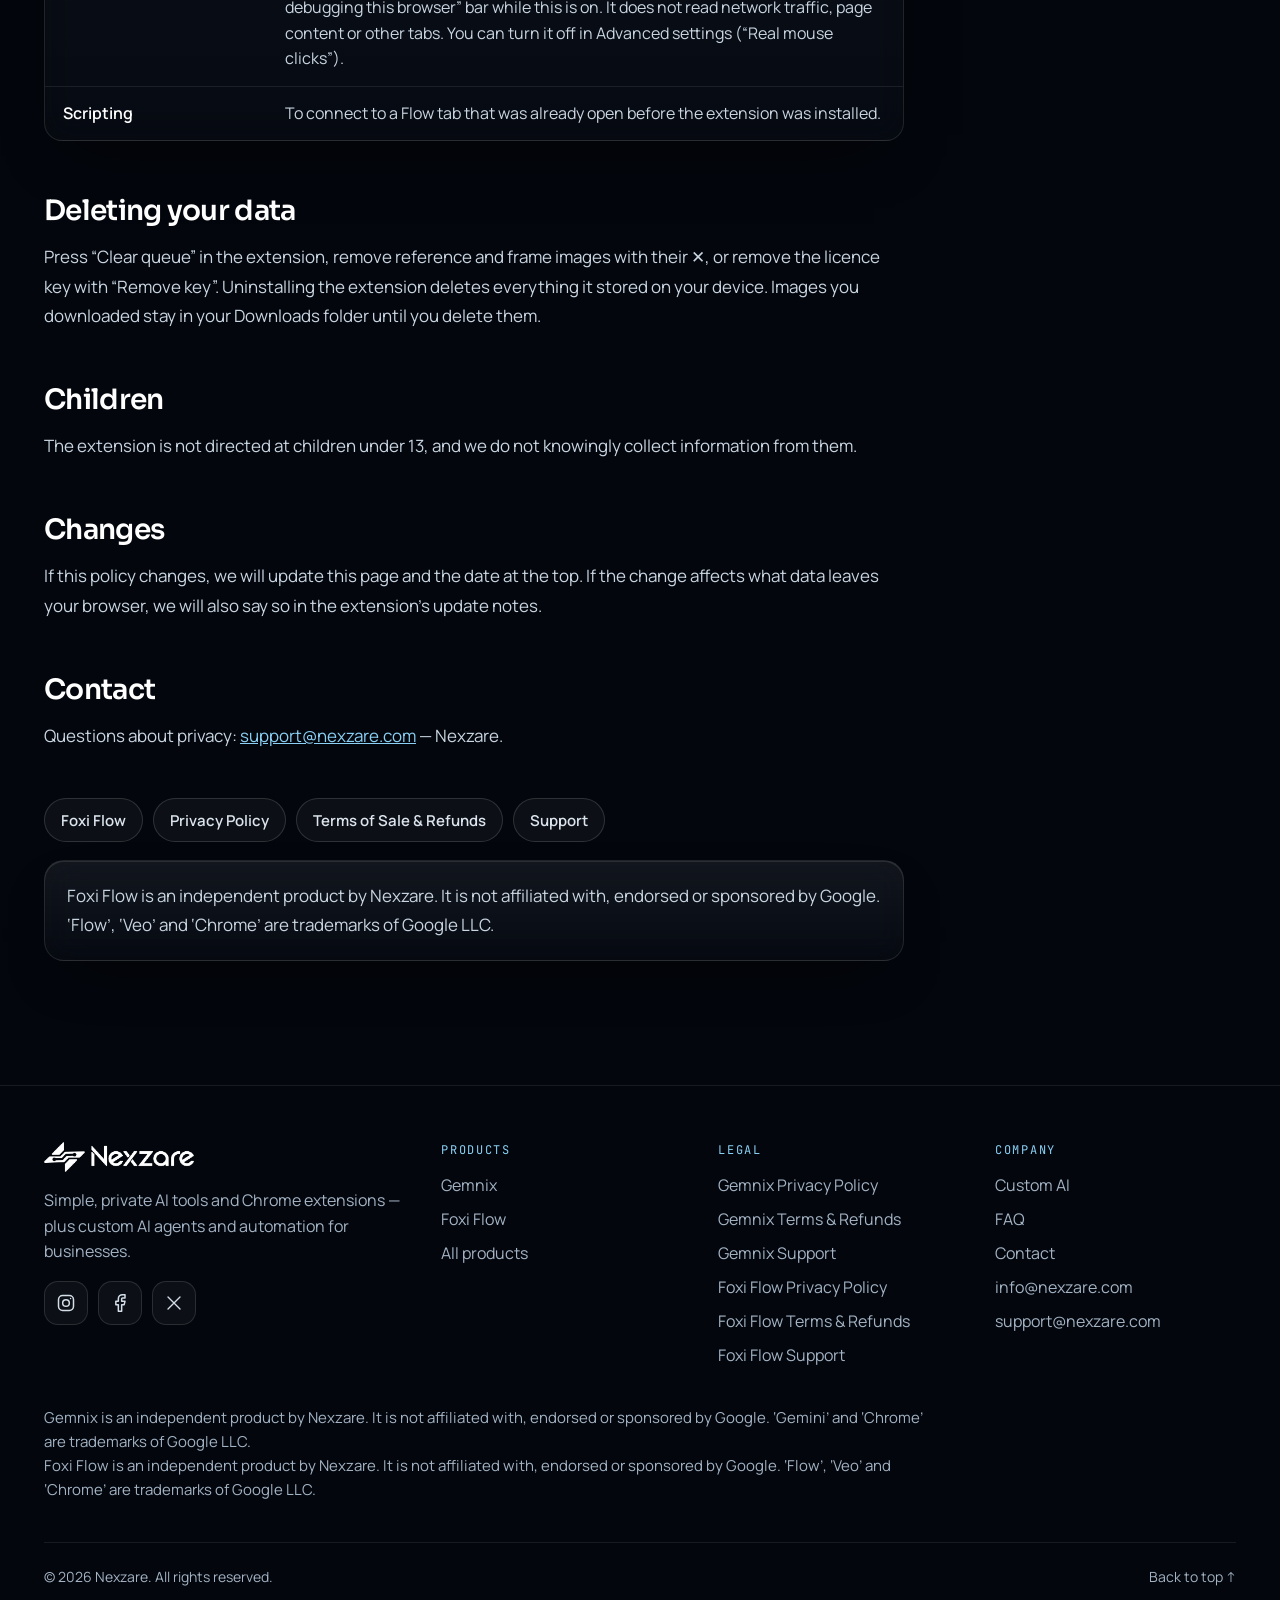
<file: foxi-flow/privacy/index.html>
<!doctype html>
<html lang="en">
<head>
<meta charset="utf-8">
<meta name="viewport" content="width=device-width, initial-scale=1">
<title>Privacy Policy — Foxi Flow – Bulk Image Generator for Flow | Nexzare</title>
<meta name="description" content="Privacy Policy for Foxi Flow – Bulk Image Generator for Flow. Your prompts, reference and frame images and generated results stay in your own browser; only your licence key is checked with Gumroad.">
<link rel="canonical" href="https://www.nexzare.com/foxi-flow/privacy">
<meta name="theme-color" content="#03060C">
<meta property="og:type" content="website">
<meta property="og:site_name" content="Nexzare">
<meta property="og:title" content="Privacy Policy — Foxi Flow – Bulk Image Generator for Flow | Nexzare">
<meta property="og:description" content="Privacy Policy for Foxi Flow – Bulk Image Generator for Flow. Your prompts, reference and frame images and generated results stay in your own browser; only your licence key is checked with Gumroad.">
<meta property="og:url" content="https://www.nexzare.com/foxi-flow/privacy">
<meta property="og:image" content="https://www.nexzare.com/foxi-flow/screenshot-1.png">
<meta name="twitter:card" content="summary_large_image">
<meta name="twitter:title" content="Privacy Policy — Foxi Flow – Bulk Image Generator for Flow | Nexzare">
<meta name="twitter:description" content="Privacy Policy for Foxi Flow – Bulk Image Generator for Flow. Your prompts, reference and frame images and generated results stay in your own browser; only your licence key is checked with Gumroad.">
<meta name="twitter:image" content="https://www.nexzare.com/foxi-flow/screenshot-1.png">
<link rel="icon" type="image/png" href="/assets/favicon.png">
<link rel="apple-touch-icon" href="/assets/logo-icon.png">
<link rel="preconnect" href="https://fonts.googleapis.com">
<link rel="preconnect" href="https://fonts.gstatic.com" crossorigin="anonymous">
<link href="https://fonts.googleapis.com/css2?family=Sora:wght@400;600;700&amp;family=Manrope:wght@400;500;600;700&amp;family=JetBrains+Mono:wght@500&amp;display=swap" rel="stylesheet">
<link rel="stylesheet" href="/css/site.css">
</head>
<body>
<div class="nz fx">

<a class="skip" href="#main">Skip to content</a>
<header style="position: sticky; top: 0; z-index: 30; padding: 16px 0">
<div class="wrap">
<nav class="glass navbar" aria-label="Main" style="display: flex; align-items: center; justify-content: space-between; gap: 16px; padding: 10px 10px 10px 22px; border-radius: 999px">
<a href="/" aria-label="Nexzare home" style="display: flex; align-items: center; min-height: 44px"><img class="brandlogo" src="/assets/logo-white.png" alt="Nexzare" width="136" height="28"></a>
<div class="navlinks">
<a class="navlink" href="/products">Products</a>
<a class="navlink" href="/gemnix">Gemnix</a>
<a class="navlink" href="/foxi-flow" aria-current="page">Foxi Flow</a>
<a class="navlink" href="/services">Custom AI</a>
<a class="navlink" href="/#faq">FAQ</a>
<a class="navlink" href="/#contact">Contact</a>
</div>
<div style="display: flex; gap: 8px; align-items: center">
<a class="btn btn-ghost nav-cta" href="mailto:info@nexzare.com" style="min-height: 44px; padding: 0 18px">Email us</a>
<a class="btn btn-primary" href="/gemnix" style="min-height: 44px; padding: 0 18px">Get Gemnix</a>
<details class="mnav">
<summary aria-label="Open menu"><svg class="i-bars" width="22" height="22" viewBox="0 0 24 24" fill="none" stroke="currentColor" stroke-width="2" stroke-linecap="round" aria-hidden="true"><path d="M4 7h16M4 12h16M4 17h16"></path></svg><svg class="i-x" width="22" height="22" viewBox="0 0 24 24" fill="none" stroke="currentColor" stroke-width="2" stroke-linecap="round" aria-hidden="true"><path d="M18 6 6 18M6 6l12 12"></path></svg></summary>
<div class="mnav-panel">
<a href="/products">Products</a>
<a href="/gemnix">Gemnix</a>
<a href="/foxi-flow" aria-current="page">Foxi Flow</a>
<a href="/services">Custom AI</a>
<a href="/#faq">FAQ</a>
<a href="/#contact">Contact</a>
<a href="mailto:info@nexzare.com">Email us</a>
</div>
</details>
</div>
</nav>
</div>
</header>

<main id="main">
<section id="top" class="pagehead">
<div class="gridbg"></div>
<div class="glow" style="width: 800px; height: 420px; left: 50%; margin-left: -400px; top: 80px; background: rgba(63,170,227,0.16)"></div>
<div class="wrap" style="display: flex; flex-direction: column; gap: 18px; max-width: 1240px">
<span class="tag">Foxi Flow · Legal</span>
<h1 style="font-size: clamp(36px, 5.6vw, 68px); line-height: 1.05; max-width: 940px; font-weight: 700">Privacy Policy — Foxi Flow – Bulk Image Generator for Flow</h1>
<p class="mono" style="margin: 0; font-size: 16px; color: #8AD0F5">Effective date: 28 October 2026</p>
</div>
</section>

<section aria-label="Privacy Policy — Foxi Flow – Bulk Image Generator for Flow" style="padding: 0 0 110px">
<div class="wrap">
<div class="prose">
<div class="note glass hl" style="margin-bottom: 44px"><p style="margin: 0"><strong>In short:</strong> your prompts, reference images, frame images and generated images or videos stay in your own browser. We do not collect, sell or see them. The only thing that leaves your browser is your licence key, which is checked with our payment provider, Gumroad.</p></div>
<h2 id="who-we-are">Who we are</h2>
<p>&ldquo;Foxi Flow – Bulk Image Generator for Flow&rdquo; (the &ldquo;extension&rdquo;) is a Chrome extension made by Nexzare (&ldquo;we&rdquo;, &ldquo;us&rdquo;). It is an independent tool and is not affiliated with, endorsed by or sponsored by Google. &ldquo;Flow&rdquo; and &ldquo;Veo&rdquo; are trademarks of Google LLC.</p>

<h2 id="what-it-does">What the extension does</h2>
<p>You load a text file of prompts. The extension types each prompt into the Flow website (flow.google.com or labs.google/fx) in your own browser, sets Flow's options to the ones you chose (image or video, model, ratio, quality, length, count), waits for the result, and saves it to your computer's Downloads folder. It can also attach reference images, or a Start and End image for each video, that you choose.</p>

<h2 id="stays-on-your-computer">Information that stays on your computer</h2>
<p>The following is stored only in your browser's extension storage on your own device. We never receive it:</p>
<ul>
<li>Your prompt file and the queue (prompt text, status of each prompt)</li>
<li>Reference images and Start / End frame images you add to the extension</li>
<li>The list of models and options Flow offers you, so the panel can show them</li>
<li>Your settings (wait time, download folder, and so on)</li>
<li>The number of free-trial images or videos you have used</li>
<li>Your licence key and its last check time</li>
</ul>
<p>Generated images and videos are saved to the Downloads folder you choose, using Chrome's normal download system.</p>
<p>The free-trial counter is also saved in Chrome's sync storage, so it follows your own Google Chrome profile if you have Chrome sync turned on. This sync is handled by Google Chrome, not by us.</p>

<h2 id="sent-to-flow">Information sent to the Flow website</h2>
<p>To do its job, the extension types your prompts, and attaches your reference or frame images when you use them, into the Flow website you are already signed in to, exactly as you would by hand. What Google does with that content is covered by Google's own terms and privacy policy. We do not receive a copy.</p>

<h2 id="run-in-background">&ldquo;Run in background&rdquo; (tab sharing)</h2>
<p>If you turn on &ldquo;Run in background&rdquo;, Chrome asks you to share your Flow tab with the extension. Chrome does not pause a tab that is being shared, so Flow keeps generating while you use other tabs. The shared picture is never shown, recorded, saved or sent anywhere — it is only kept open. Sharing stops when the queue finishes, when you click Stop, or when you close the side panel.</p>

<h2 id="payment-provider">Information sent to our payment provider</h2>
<div class="tbl glass"><table>
<thead><tr><th scope="col">What</th><th scope="col">Sent to</th><th scope="col">Why</th></tr></thead>
<tbody>
<tr><td data-label="What">Your licence key and our product ID</td><td data-label="Sent to">Gumroad (api.gumroad.com)</td><td data-label="Why">To check that your subscription is active — when you activate a key, and about once a day after that</td></tr>
</tbody>
</table></div>
<p>Payments are made on Gumroad's checkout page, not inside the extension. Gumroad acts as the merchant of record and handles your payment details under its own privacy policy (<a href="https://gumroad.com/privacy" rel="noopener">https://gumroad.com/privacy</a>). We never see your card details.</p>

<h2 id="what-we-do-not-do">What we do not do</h2>
<ul>
<li>No analytics, tracking, advertising or telemetry</li>
<li>We do not read your Flow projects, other websites or browsing history</li>
<li>We do not sell, rent or share your data with anyone</li>
<li>We do not use your data to train AI models</li>
<li>The extension does not load or run code from the internet</li>
</ul>

<h2 id="permissions">Permissions the extension asks for</h2>
<div class="tbl glass"><table>
<thead><tr><th scope="col">Permission</th><th scope="col">Why it is needed</th></tr></thead>
<tbody>
<tr><td data-label="Permission">Access to flow.google.com and labs.google/fx</td><td data-label="Why it is needed">To set Flow's options, type prompts, press Send, watch for the finished result and download it.</td></tr>
<tr><td data-label="Permission">Access to api.gumroad.com</td><td data-label="Why it is needed">To check your licence key (see above).</td></tr>
<tr><td data-label="Permission">Storage / unlimited storage</td><td data-label="Why it is needed">To keep your queue, settings and reference images on your device (reference images can be several MB).</td></tr>
<tr><td data-label="Permission">Downloads</td><td data-label="Why it is needed">To save each generated image or video with a numbered file name in your chosen folder.</td></tr>
<tr><td data-label="Permission">Side panel</td><td data-label="Why it is needed">To show the extension next to the Flow page.</td></tr>
<tr><td data-label="Permission">Debugger</td><td data-label="Why it is needed">Flow ignores clicks made by scripts, so the extension sends real mouse clicks and typing to your Flow tab only, while it is working there. Chrome shows a &ldquo;started debugging this browser&rdquo; bar while this is on. It does not read network traffic, page content or other tabs. You can turn it off in Advanced settings (&ldquo;Real mouse clicks&rdquo;).</td></tr>
<tr><td data-label="Permission">Scripting</td><td data-label="Why it is needed">To connect to a Flow tab that was already open before the extension was installed.</td></tr>
</tbody>
</table></div>

<h2 id="deleting-your-data">Deleting your data</h2>
<p>Press &ldquo;Clear queue&rdquo; in the extension, remove reference and frame images with their ✕, or remove the licence key with &ldquo;Remove key&rdquo;. Uninstalling the extension deletes everything it stored on your device. Images you downloaded stay in your Downloads folder until you delete them.</p>

<h2 id="children">Children</h2>
<p>The extension is not directed at children under 13, and we do not knowingly collect information from them.</p>

<h2 id="changes">Changes</h2>
<p>If this policy changes, we will update this page and the date at the top. If the change affects what data leaves your browser, we will also say so in the extension's update notes.</p>

<h2 id="contact">Contact</h2>
<p>Questions about privacy: <a href="mailto:support@nexzare.com">support@nexzare.com</a> — Nexzare.</p>
</div>
<div class="prose" style="margin-top: 48px">
<div class="chiprow" style="margin-bottom: 18px">
<a class="chiplink" href="/foxi-flow">Foxi Flow</a>
<a class="chiplink" href="/foxi-flow/privacy">Privacy Policy</a>
<a class="chiplink" href="/foxi-flow/terms">Terms of Sale &amp; Refunds</a>
<a class="chiplink" href="/foxi-flow/support">Support</a>
</div>
<p class="note glass">Foxi Flow is an independent product by Nexzare. It is not affiliated with, endorsed or sponsored by Google. &lsquo;Flow&rsquo;, &lsquo;Veo&rsquo; and &lsquo;Chrome&rsquo; are trademarks of Google LLC.</p>
</div>
</div>
</section>

</main>

<footer style="padding: 56px 0 36px; border-top: 1px solid rgba(255,255,255,.08); position: relative; z-index: 2">
<div class="wrap" style="display: flex; flex-direction: column; gap: 40px">
<div class="fgrid">
<div class="fcol fbrand" style="gap: 16px; max-width: 380px">
<img src="/assets/logo-white.png" alt="Nexzare" width="150" height="31" style="width: 150px; height: auto">
<p class="muted" style="margin: 0; font-size: 16px; line-height: 1.6">Simple, private AI tools and Chrome extensions — plus custom AI agents and automation for businesses.</p>
<div style="display: flex; gap: 10px">
<a class="soc" href="https://www.instagram.com/nexzare.llc" aria-label="Nexzare on Instagram"><svg width="20" height="20" viewBox="0 0 24 24" fill="none" stroke="currentColor" stroke-width="1.8" stroke-linecap="round" stroke-linejoin="round" aria-hidden="true"><rect x="3" y="3" width="18" height="18" rx="5"></rect><circle cx="12" cy="12" r="4"></circle><path d="M17.5 6.5h.01"></path></svg></a>
<a class="soc" href="https://www.facebook.com/profile.php?id=61578299108655" aria-label="Nexzare on Facebook"><svg width="20" height="20" viewBox="0 0 24 24" fill="none" stroke="currentColor" stroke-width="1.8" stroke-linecap="round" stroke-linejoin="round" aria-hidden="true"><path d="M18 2h-3a5 5 0 0 0-5 5v3H7v4h3v8h4v-8h3l1-4h-4V7a1 1 0 0 1 1-1h3z"></path></svg></a>
<a class="soc" href="https://x.com/nexzarellc" aria-label="Nexzare on X"><svg width="18" height="18" viewBox="0 0 24 24" fill="none" stroke="currentColor" stroke-width="1.8" stroke-linecap="round" stroke-linejoin="round" aria-hidden="true"><path d="M4 4l16 16M20 4L4 20"></path></svg></a>
</div>
</div>
<nav class="fcol" aria-label="Products">
<p class="fhead">Products</p>
<a class="flink" href="/gemnix">Gemnix</a>
<a class="flink" href="/foxi-flow">Foxi Flow</a>
<a class="flink" href="/products">All products</a>
</nav>
<nav class="fcol" aria-label="Legal">
<p class="fhead">Legal</p>
<a class="flink" href="/gemnix/privacy">Gemnix Privacy Policy</a>
<a class="flink" href="/gemnix/terms">Gemnix Terms &amp; Refunds</a>
<a class="flink" href="/gemnix/support">Gemnix Support</a>
<a class="flink" href="/foxi-flow/privacy">Foxi Flow Privacy Policy</a>
<a class="flink" href="/foxi-flow/terms">Foxi Flow Terms &amp; Refunds</a>
<a class="flink" href="/foxi-flow/support">Foxi Flow Support</a>
</nav>
<nav class="fcol" aria-label="Company">
<p class="fhead">Company</p>
<a class="flink" href="/services">Custom AI</a>
<a class="flink" href="/#faq">FAQ</a>
<a class="flink" href="/#contact">Contact</a>
<a class="flink" href="mailto:info@nexzare.com">info@nexzare.com</a>
<a class="flink" href="mailto:support@nexzare.com">support@nexzare.com</a>
</nav>
</div>
<p class="tm">Gemnix is an independent product by Nexzare. It is not affiliated with, endorsed or sponsored by Google. &lsquo;Gemini&rsquo; and &lsquo;Chrome&rsquo; are trademarks of Google LLC.<br>Foxi Flow is an independent product by Nexzare. It is not affiliated with, endorsed or sponsored by Google. &lsquo;Flow&rsquo;, &lsquo;Veo&rsquo; and &lsquo;Chrome&rsquo; are trademarks of Google LLC.</p>
<div style="display: flex; justify-content: space-between; flex-wrap: wrap; gap: 12px; padding-top: 24px; border-top: 1px solid rgba(255,255,255,.08)">
<span class="muted" style="font-size: 14px">© 2026 Nexzare. All rights reserved.</span>
<a class="flink" href="#top" style="font-size: 14px">Back to top ↑</a>
</div>
</div>
</footer>

</div>
</body>
</html>
</file>
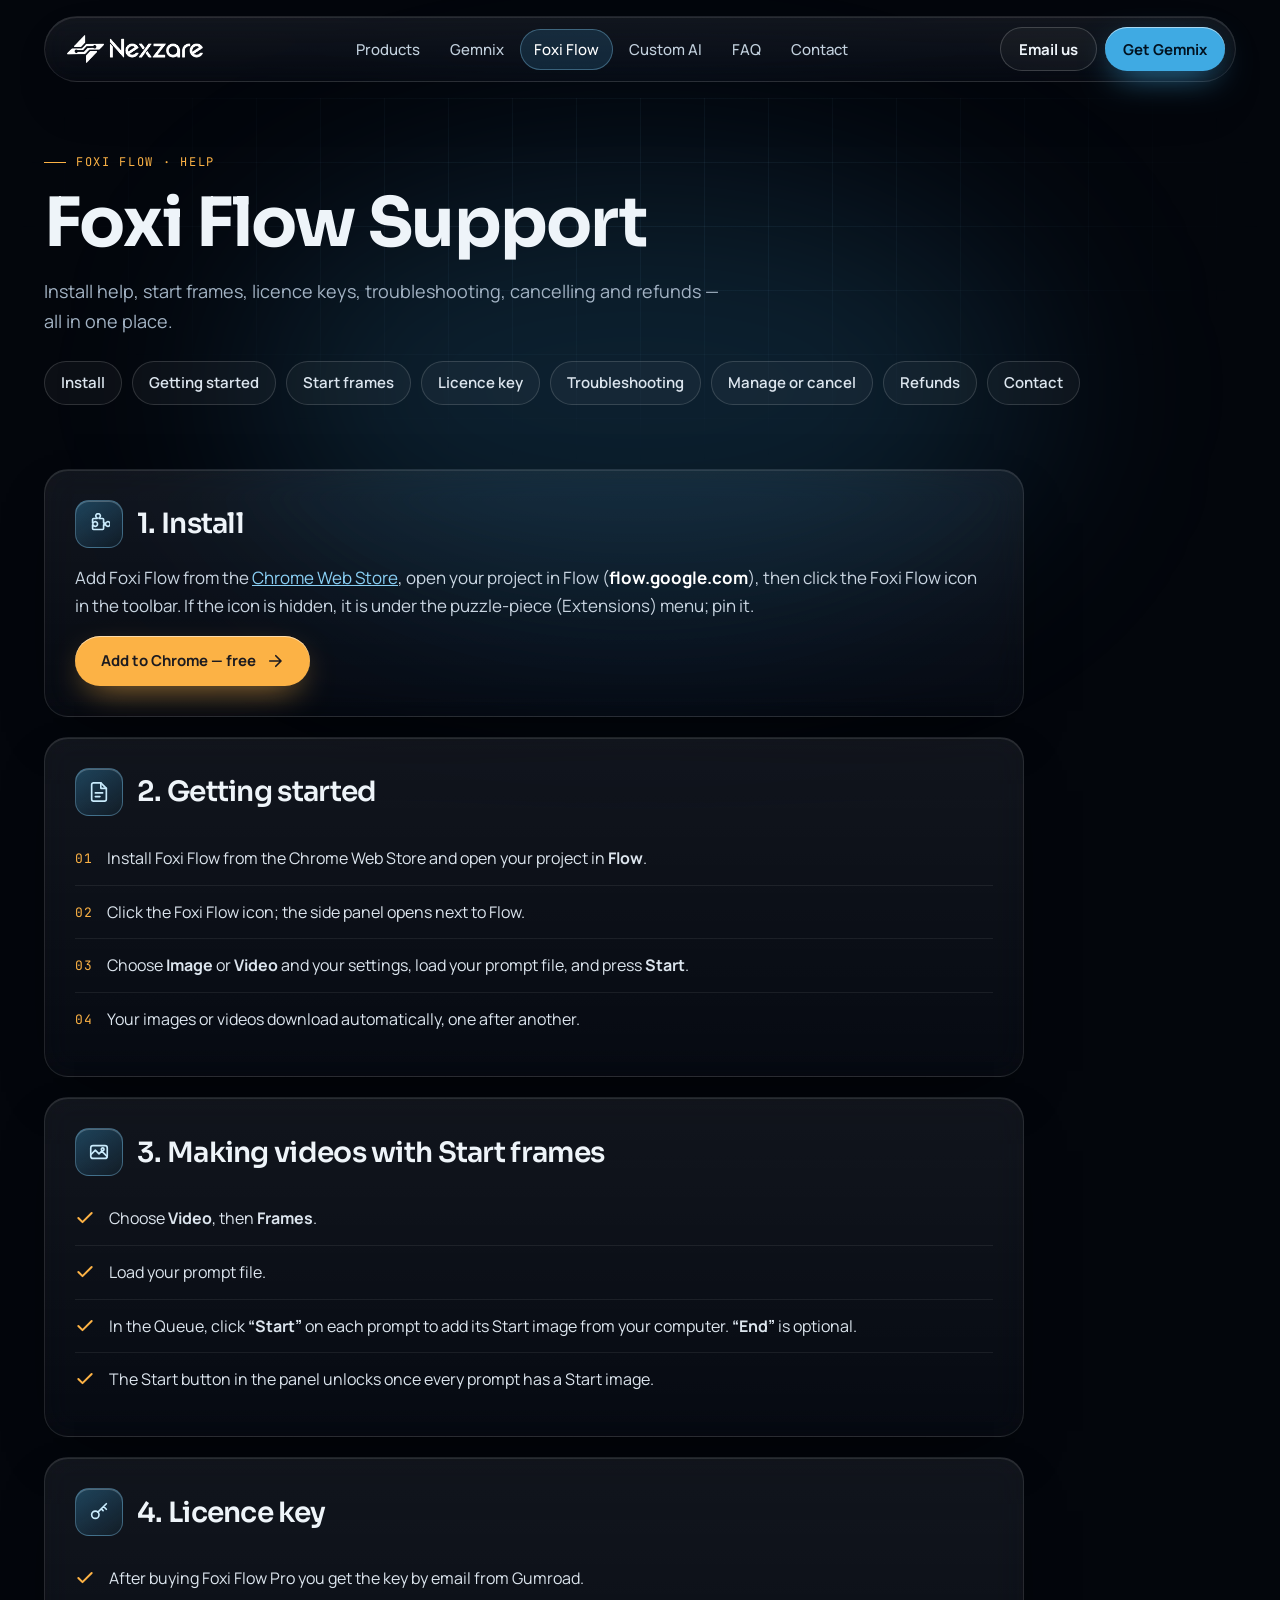
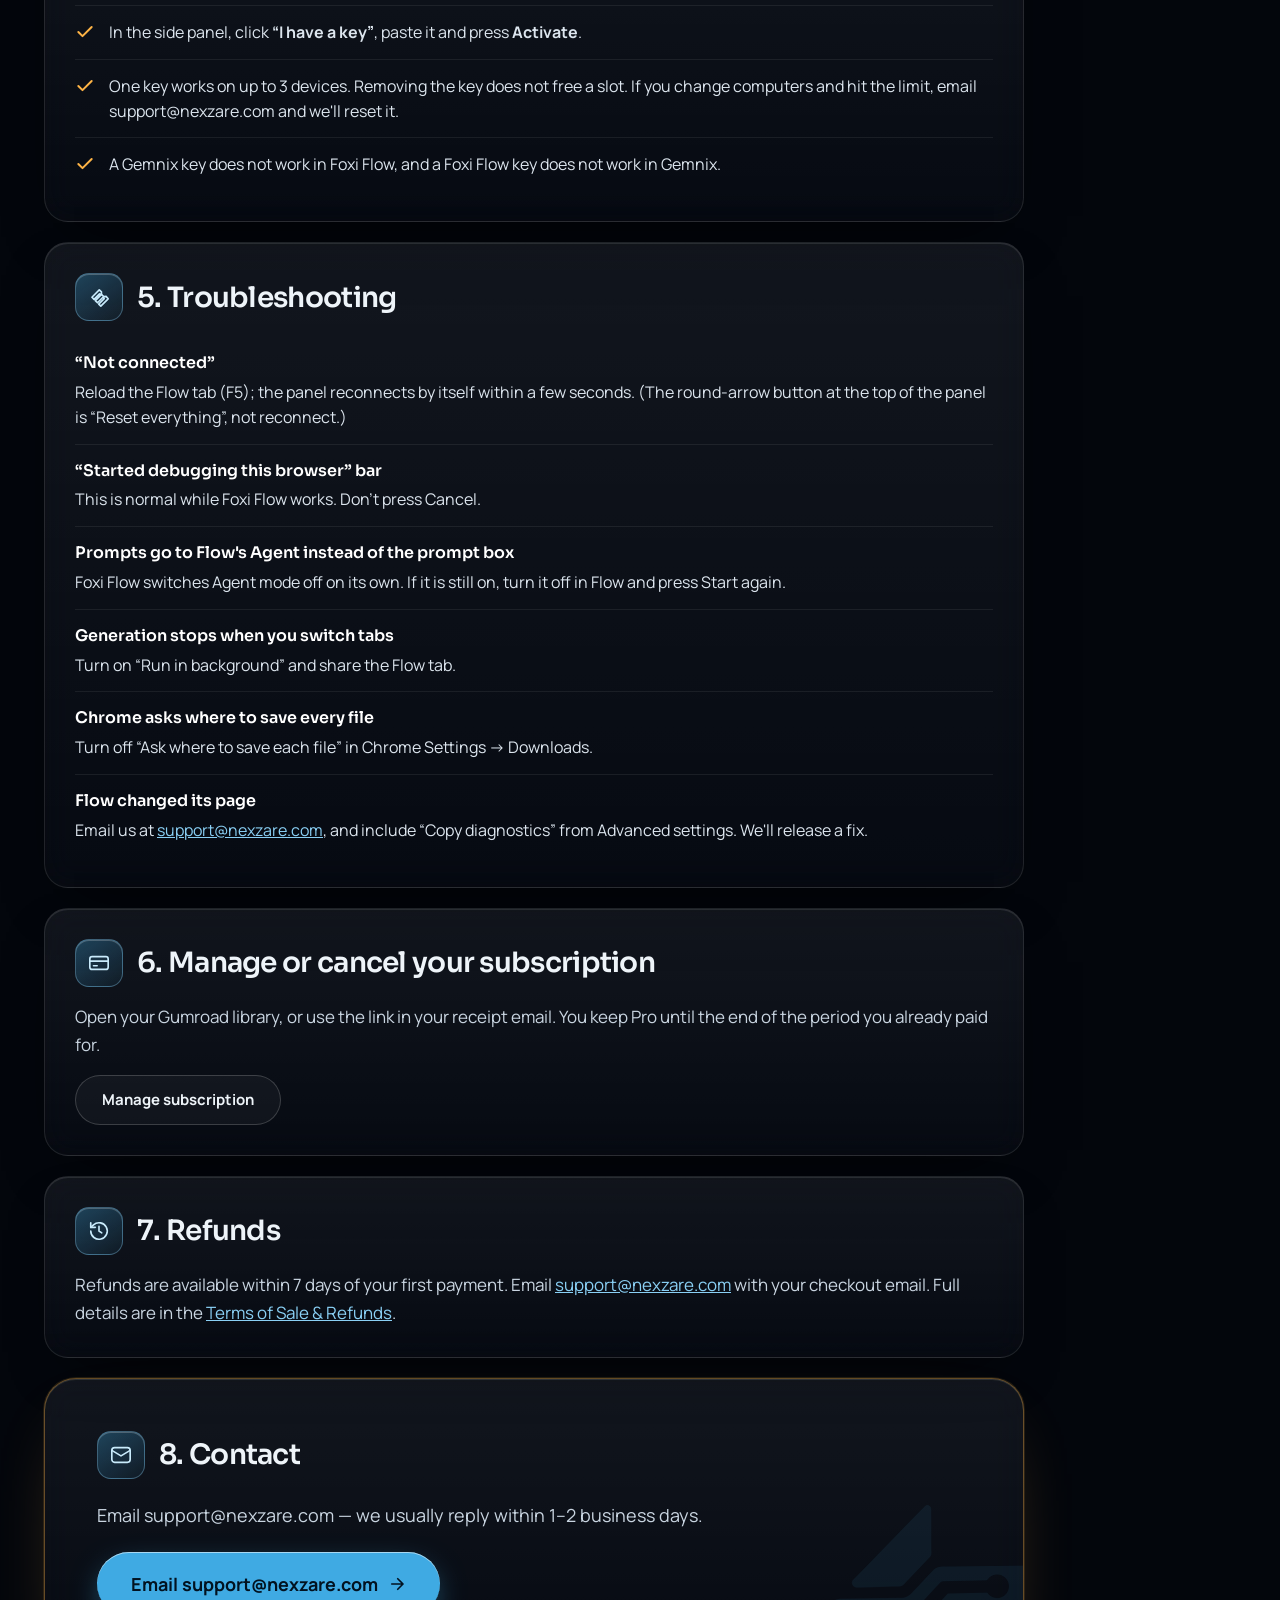
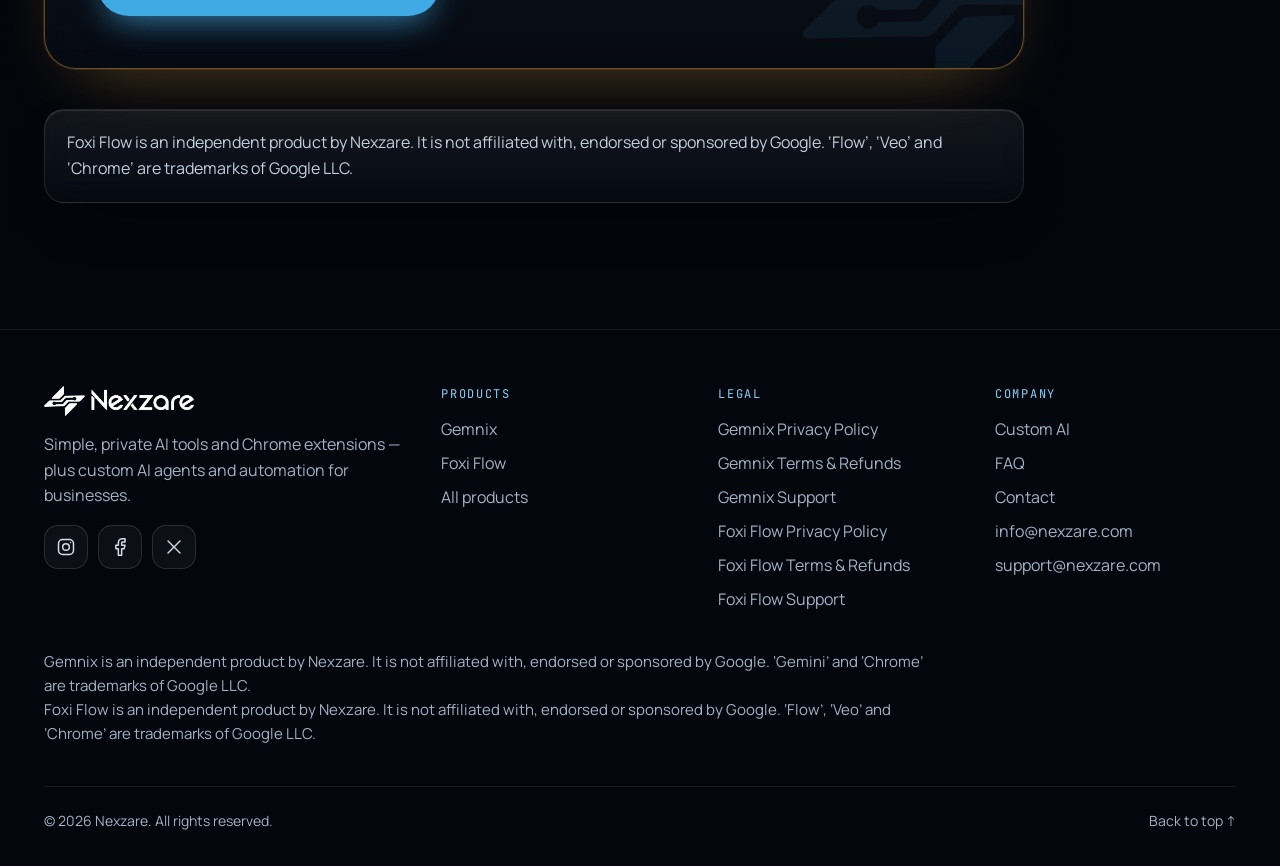
<file: foxi-flow/support/index.html>
<!doctype html>
<html lang="en">
<head>
<meta charset="utf-8">
<meta name="viewport" content="width=device-width, initial-scale=1">
<title>Foxi Flow Support | Nexzare</title>
<meta name="description" content="Help for Foxi Flow – Bulk Image Generator for Flow: install, getting started, start frames, licence keys, troubleshooting, managing or cancelling your subscription, and refunds.">
<link rel="canonical" href="https://www.nexzare.com/foxi-flow/support">
<meta name="theme-color" content="#03060C">
<meta property="og:type" content="website">
<meta property="og:site_name" content="Nexzare">
<meta property="og:title" content="Foxi Flow Support | Nexzare">
<meta property="og:description" content="Help for Foxi Flow – Bulk Image Generator for Flow: install, getting started, start frames, licence keys, troubleshooting, managing or cancelling your subscription, and refunds.">
<meta property="og:url" content="https://www.nexzare.com/foxi-flow/support">
<meta property="og:image" content="https://www.nexzare.com/foxi-flow/screenshot-1.png">
<meta name="twitter:card" content="summary_large_image">
<meta name="twitter:title" content="Foxi Flow Support | Nexzare">
<meta name="twitter:description" content="Help for Foxi Flow – Bulk Image Generator for Flow: install, getting started, start frames, licence keys, troubleshooting, managing or cancelling your subscription, and refunds.">
<meta name="twitter:image" content="https://www.nexzare.com/foxi-flow/screenshot-1.png">
<link rel="icon" type="image/png" href="/assets/favicon.png">
<link rel="apple-touch-icon" href="/assets/logo-icon.png">
<link rel="preconnect" href="https://fonts.googleapis.com">
<link rel="preconnect" href="https://fonts.gstatic.com" crossorigin="anonymous">
<link href="https://fonts.googleapis.com/css2?family=Sora:wght@400;600;700&amp;family=Manrope:wght@400;500;600;700&amp;family=JetBrains+Mono:wght@500&amp;display=swap" rel="stylesheet">
<link rel="stylesheet" href="/css/site.css">
</head>
<body>
<div class="nz fx">

<a class="skip" href="#main">Skip to content</a>
<header style="position: sticky; top: 0; z-index: 30; padding: 16px 0">
<div class="wrap">
<nav class="glass navbar" aria-label="Main" style="display: flex; align-items: center; justify-content: space-between; gap: 16px; padding: 10px 10px 10px 22px; border-radius: 999px">
<a href="/" aria-label="Nexzare home" style="display: flex; align-items: center; min-height: 44px"><img class="brandlogo" src="/assets/logo-white.png" alt="Nexzare" width="136" height="28"></a>
<div class="navlinks">
<a class="navlink" href="/products">Products</a>
<a class="navlink" href="/gemnix">Gemnix</a>
<a class="navlink" href="/foxi-flow" aria-current="page">Foxi Flow</a>
<a class="navlink" href="/services">Custom AI</a>
<a class="navlink" href="/#faq">FAQ</a>
<a class="navlink" href="/#contact">Contact</a>
</div>
<div style="display: flex; gap: 8px; align-items: center">
<a class="btn btn-ghost nav-cta" href="mailto:info@nexzare.com" style="min-height: 44px; padding: 0 18px">Email us</a>
<a class="btn btn-primary" href="/gemnix" style="min-height: 44px; padding: 0 18px">Get Gemnix</a>
<details class="mnav">
<summary aria-label="Open menu"><svg class="i-bars" width="22" height="22" viewBox="0 0 24 24" fill="none" stroke="currentColor" stroke-width="2" stroke-linecap="round" aria-hidden="true"><path d="M4 7h16M4 12h16M4 17h16"></path></svg><svg class="i-x" width="22" height="22" viewBox="0 0 24 24" fill="none" stroke="currentColor" stroke-width="2" stroke-linecap="round" aria-hidden="true"><path d="M18 6 6 18M6 6l12 12"></path></svg></summary>
<div class="mnav-panel">
<a href="/products">Products</a>
<a href="/gemnix">Gemnix</a>
<a href="/foxi-flow" aria-current="page">Foxi Flow</a>
<a href="/services">Custom AI</a>
<a href="/#faq">FAQ</a>
<a href="/#contact">Contact</a>
<a href="mailto:info@nexzare.com">Email us</a>
</div>
</details>
</div>
</nav>
</div>
</header>

<main id="main">
<section id="top" class="pagehead">
<div class="gridbg"></div>
<div class="glow" style="width: 800px; height: 420px; left: 50%; margin-left: -400px; top: 80px; background: rgba(63,170,227,0.16)"></div>
<div class="wrap" style="display: flex; flex-direction: column; gap: 18px; max-width: 1240px">
<span class="tag">Foxi Flow · Help</span>
<h1 style="font-size: clamp(36px, 5.6vw, 68px); line-height: 1.05; max-width: 940px; font-weight: 700">Foxi Flow Support</h1>
<p class="lead" style="max-width: 680px">Install help, start frames, licence keys, troubleshooting, cancelling and refunds — all in one place.</p><div class="chiprow" style="margin-top: 6px">
<a class="chiplink" href="#install">Install</a>
<a class="chiplink" href="#getting-started">Getting started</a>
<a class="chiplink" href="#start-frames">Start frames</a>
<a class="chiplink" href="#licence-key">Licence key</a>
<a class="chiplink" href="#troubleshooting">Troubleshooting</a>
<a class="chiplink" href="#manage">Manage or cancel</a>
<a class="chiplink" href="#refunds">Refunds</a>
<a class="chiplink" href="#contact">Contact</a>
</div>
</div>
</section>

<section aria-label="Support topics" style="padding: 0 0 110px">
<div class="wrap">
<div style="max-width: 980px; display: flex; flex-direction: column; gap: 20px">
<section id="install" class="card glass" style="display: flex; flex-direction: column; gap: 16px; scroll-margin-top: 110px">
<div style="display: flex; align-items: center; gap: 14px"><span class="ico"><svg width="22" height="22" viewBox="0 0 24 24" fill="none" stroke="currentColor" stroke-width="1.8" stroke-linecap="round" stroke-linejoin="round" aria-hidden="true"><path d="M19.4 13a2.5 2.5 0 1 0 0-2H17V7a1 1 0 0 0-1-1h-4v-.6a2.5 2.5 0 1 0-2 0V6H6a1 1 0 0 0-1 1v4h.6a2.5 2.5 0 1 1 0 2H5v4a1 1 0 0 0 1 1h10a1 1 0 0 0 1-1v-4z"></path></svg></span><h2 style="font-size: clamp(22px, 2.6vw, 28px)">1. Install</h2></div>
<p class="txt" style="font-size: 17px; color: #C9D5E1">Add Foxi Flow from the <a href="[FOXI CHROME WEB STORE LINK]">Chrome Web Store</a>, open your project in Flow (<strong style="color: #FFFFFF">flow.google.com</strong>), then click the Foxi Flow icon in the toolbar. If the icon is hidden, it is under the puzzle-piece (Extensions) menu; pin it.</p>
<div><a class="btn btn-amber" href="[FOXI CHROME WEB STORE LINK]">Add to Chrome — free <svg width="18" height="18" viewBox="0 0 24 24" fill="none" stroke="currentColor" stroke-width="2.2" stroke-linecap="round" stroke-linejoin="round" aria-hidden="true"><path d="M5 12h14M13 5l7 7-7 7"></path></svg></a></div>
</section>
<section id="getting-started" class="card glass" style="display: flex; flex-direction: column; gap: 16px; scroll-margin-top: 110px">
<div style="display: flex; align-items: center; gap: 14px"><span class="ico"><svg width="22" height="22" viewBox="0 0 24 24" fill="none" stroke="currentColor" stroke-width="1.8" stroke-linecap="round" stroke-linejoin="round" aria-hidden="true"><path d="M14 2H6a2 2 0 0 0-2 2v16a2 2 0 0 0 2 2h12a2 2 0 0 0 2-2V8z"></path><path d="M14 2v6h6M8 13h8M8 17h5"></path></svg></span><h2 style="font-size: clamp(22px, 2.6vw, 28px)">2. Getting started</h2></div>
<ol class="list">
<li><span class="stepno" style="flex: 0 0 auto; padding-top: 3px">01</span><span>Install Foxi Flow from the Chrome Web Store and open your project in <strong>Flow</strong>.</span></li>
<li><span class="stepno" style="flex: 0 0 auto; padding-top: 3px">02</span><span>Click the Foxi Flow icon; the side panel opens next to Flow.</span></li>
<li><span class="stepno" style="flex: 0 0 auto; padding-top: 3px">03</span><span>Choose <strong>Image</strong> or <strong>Video</strong> and your settings, load your prompt file, and press <strong>Start</strong>.</span></li>
<li><span class="stepno" style="flex: 0 0 auto; padding-top: 3px">04</span><span>Your images or videos download automatically, one after another.</span></li>
</ol>
</section>
<section id="start-frames" class="card glass" style="display: flex; flex-direction: column; gap: 16px; scroll-margin-top: 110px">
<div style="display: flex; align-items: center; gap: 14px"><span class="ico"><svg width="22" height="22" viewBox="0 0 24 24" fill="none" stroke="currentColor" stroke-width="1.8" stroke-linecap="round" stroke-linejoin="round" aria-hidden="true"><rect x="3" y="5" width="18" height="14" rx="2.5"></rect><path d="M3 15l5-5 4 4 3-3 6 6"></path><circle cx="16" cy="9" r="1.5"></circle></svg></span><h2 style="font-size: clamp(22px, 2.6vw, 28px)">3. Making videos with Start frames</h2></div>
<ul class="list">
<li><svg width="20" height="20" viewBox="0 0 24 24" fill="none" stroke="#3FAAE3" stroke-width="2.4" stroke-linecap="round" stroke-linejoin="round" aria-hidden="true" style="flex: 0 0 auto; margin-top: 2px"><path d="M20 6 9 17l-5-5"></path></svg><span>Choose <strong>Video</strong>, then <strong>Frames</strong>.</span></li>
<li><svg width="20" height="20" viewBox="0 0 24 24" fill="none" stroke="#3FAAE3" stroke-width="2.4" stroke-linecap="round" stroke-linejoin="round" aria-hidden="true" style="flex: 0 0 auto; margin-top: 2px"><path d="M20 6 9 17l-5-5"></path></svg><span>Load your prompt file.</span></li>
<li><svg width="20" height="20" viewBox="0 0 24 24" fill="none" stroke="#3FAAE3" stroke-width="2.4" stroke-linecap="round" stroke-linejoin="round" aria-hidden="true" style="flex: 0 0 auto; margin-top: 2px"><path d="M20 6 9 17l-5-5"></path></svg><span>In the Queue, click <strong>&ldquo;Start&rdquo;</strong> on each prompt to add its Start image from your computer. <strong>&ldquo;End&rdquo;</strong> is optional.</span></li>
<li><svg width="20" height="20" viewBox="0 0 24 24" fill="none" stroke="#3FAAE3" stroke-width="2.4" stroke-linecap="round" stroke-linejoin="round" aria-hidden="true" style="flex: 0 0 auto; margin-top: 2px"><path d="M20 6 9 17l-5-5"></path></svg><span>The Start button in the panel unlocks once every prompt has a Start image.</span></li>
</ul>
</section>
<section id="licence-key" class="card glass" style="display: flex; flex-direction: column; gap: 16px; scroll-margin-top: 110px">
<div style="display: flex; align-items: center; gap: 14px"><span class="ico"><svg width="22" height="22" viewBox="0 0 24 24" fill="none" stroke="currentColor" stroke-width="1.8" stroke-linecap="round" stroke-linejoin="round" aria-hidden="true"><circle cx="8" cy="15" r="4"></circle><path d="M10.8 12.2 20 3M17 6l3 3M14.5 8.5l2 2"></path></svg></span><h2 style="font-size: clamp(22px, 2.6vw, 28px)">4. Licence key</h2></div>
<ul class="list">
<li><svg width="20" height="20" viewBox="0 0 24 24" fill="none" stroke="#3FAAE3" stroke-width="2.4" stroke-linecap="round" stroke-linejoin="round" aria-hidden="true" style="flex: 0 0 auto; margin-top: 2px"><path d="M20 6 9 17l-5-5"></path></svg><span>After buying Foxi Flow Pro you get the key by email from Gumroad.</span></li>
<li><svg width="20" height="20" viewBox="0 0 24 24" fill="none" stroke="#3FAAE3" stroke-width="2.4" stroke-linecap="round" stroke-linejoin="round" aria-hidden="true" style="flex: 0 0 auto; margin-top: 2px"><path d="M20 6 9 17l-5-5"></path></svg><span>In the side panel, click <strong>&ldquo;I have a key&rdquo;</strong>, paste it and press <strong>Activate</strong>.</span></li>
<li><svg width="20" height="20" viewBox="0 0 24 24" fill="none" stroke="#3FAAE3" stroke-width="2.4" stroke-linecap="round" stroke-linejoin="round" aria-hidden="true" style="flex: 0 0 auto; margin-top: 2px"><path d="M20 6 9 17l-5-5"></path></svg><span>One key works on up to 3 devices. Removing the key does not free a slot. If you change computers and hit the limit, email support@nexzare.com and we'll reset it.</span></li>
<li><svg width="20" height="20" viewBox="0 0 24 24" fill="none" stroke="#3FAAE3" stroke-width="2.4" stroke-linecap="round" stroke-linejoin="round" aria-hidden="true" style="flex: 0 0 auto; margin-top: 2px"><path d="M20 6 9 17l-5-5"></path></svg><span>A Gemnix key does not work in Foxi Flow, and a Foxi Flow key does not work in Gemnix.</span></li>
</ul>
</section>
<section id="troubleshooting" class="card glass" style="display: flex; flex-direction: column; gap: 16px; scroll-margin-top: 110px">
<div style="display: flex; align-items: center; gap: 14px"><span class="ico"><svg width="22" height="22" viewBox="0 0 24 24" fill="none" stroke="currentColor" stroke-width="1.8" stroke-linecap="round" stroke-linejoin="round" aria-hidden="true"><path d="M14.7 6.3a4 4 0 0 0 5 5L22 14l-8 8-2.3-2.3 6-6-1.4-1.4-6 6L8 16l6-6-1.4-1.4-6 6L4.3 12.3l8-8z"></path></svg></span><h2 style="font-size: clamp(22px, 2.6vw, 28px)">5. Troubleshooting</h2></div>
<ul class="list">
<li style="display: block"><strong style="display: block; color: #FFFFFF; font-family: 'Sora', sans-serif; font-weight: 600; margin-bottom: 4px">&ldquo;Not connected&rdquo;</strong><span>Reload the Flow tab (F5); the panel reconnects by itself within a few seconds. (The round-arrow button at the top of the panel is &ldquo;Reset everything&rdquo;, not reconnect.)</span></li>
<li style="display: block"><strong style="display: block; color: #FFFFFF; font-family: 'Sora', sans-serif; font-weight: 600; margin-bottom: 4px">&ldquo;Started debugging this browser&rdquo; bar</strong><span>This is normal while Foxi Flow works. Don't press Cancel.</span></li>
<li style="display: block"><strong style="display: block; color: #FFFFFF; font-family: 'Sora', sans-serif; font-weight: 600; margin-bottom: 4px">Prompts go to Flow's Agent instead of the prompt box</strong><span>Foxi Flow switches Agent mode off on its own. If it is still on, turn it off in Flow and press Start again.</span></li>
<li style="display: block"><strong style="display: block; color: #FFFFFF; font-family: 'Sora', sans-serif; font-weight: 600; margin-bottom: 4px">Generation stops when you switch tabs</strong><span>Turn on &ldquo;Run in background&rdquo; and share the Flow tab.</span></li>
<li style="display: block"><strong style="display: block; color: #FFFFFF; font-family: 'Sora', sans-serif; font-weight: 600; margin-bottom: 4px">Chrome asks where to save every file</strong><span>Turn off &ldquo;Ask where to save each file&rdquo; in Chrome Settings → Downloads.</span></li>
<li style="display: block"><strong style="display: block; color: #FFFFFF; font-family: 'Sora', sans-serif; font-weight: 600; margin-bottom: 4px">Flow changed its page</strong><span>Email us at <a href="mailto:support@nexzare.com">support@nexzare.com</a>, and include &ldquo;Copy diagnostics&rdquo; from Advanced settings. We'll release a fix.</span></li>
</ul>
</section>
<section id="manage" class="card glass" style="display: flex; flex-direction: column; gap: 16px; scroll-margin-top: 110px">
<div style="display: flex; align-items: center; gap: 14px"><span class="ico"><svg width="22" height="22" viewBox="0 0 24 24" fill="none" stroke="currentColor" stroke-width="1.8" stroke-linecap="round" stroke-linejoin="round" aria-hidden="true"><rect x="2" y="5" width="20" height="14" rx="2.5"></rect><path d="M2 10h20M6 15h4"></path></svg></span><h2 style="font-size: clamp(22px, 2.6vw, 28px)">6. Manage or cancel your subscription</h2></div>
<p class="txt" style="font-size: 17px; color: #C9D5E1">Open your Gumroad library, or use the link in your receipt email. You keep Pro until the end of the period you already paid for.</p>
<div><a class="btn btn-ghost" href="https://app.gumroad.com/library">Manage subscription</a></div>
</section>
<section id="refunds" class="card glass" style="display: flex; flex-direction: column; gap: 16px; scroll-margin-top: 110px">
<div style="display: flex; align-items: center; gap: 14px"><span class="ico"><svg width="22" height="22" viewBox="0 0 24 24" fill="none" stroke="currentColor" stroke-width="1.8" stroke-linecap="round" stroke-linejoin="round" aria-hidden="true"><path d="M3 12a9 9 0 1 0 3-6.7L3 8"></path><path d="M3 3v5h5M12 7v5l3 2"></path></svg></span><h2 style="font-size: clamp(22px, 2.6vw, 28px)">7. Refunds</h2></div>
<p class="txt" style="font-size: 17px; color: #C9D5E1">Refunds are available within 7 days of your first payment. Email <a href="mailto:support@nexzare.com">support@nexzare.com</a> with your checkout email. Full details are in the <a href="/foxi-flow/terms">Terms of Sale &amp; Refunds</a>.</p>
</section>
<section id="contact" class="card glass hl" style="border-radius: 32px; padding: clamp(28px, 4.5vw, 52px); display: flex; flex-direction: column; gap: 22px; scroll-margin-top: 110px">
<img src="/assets/logo-icon.png" alt="" aria-hidden="true" style="position: absolute; right: -40px; bottom: -30px; width: 260px; height: auto; opacity: .08">
<div style="display: flex; align-items: center; gap: 14px; position: relative"><span class="ico"><svg width="22" height="22" viewBox="0 0 24 24" fill="none" stroke="currentColor" stroke-width="1.8" stroke-linecap="round" stroke-linejoin="round" aria-hidden="true"><rect x="2" y="4" width="20" height="16" rx="3"></rect><path d="m22 7-10 6L2 7"></path></svg></span><h2 style="font-size: clamp(22px, 2.6vw, 28px)">8. Contact</h2></div>
<p class="lead" style="position: relative; color: #C9D5E1">Email support@nexzare.com — we usually reply within 1–2 business days.</p>
<div style="position: relative"><a class="btn btn-primary" href="mailto:support@nexzare.com?subject=Foxi%20Flow%20support" style="min-height: 64px; padding: 0 34px; font-size: 18px; word-break: break-all">Email support@nexzare.com
<svg width="18" height="18" viewBox="0 0 24 24" fill="none" stroke="currentColor" stroke-width="2.2" stroke-linecap="round" stroke-linejoin="round" aria-hidden="true"><path d="M5 12h14M13 5l7 7-7 7"></path></svg></a></div>
</section>
<p class="note glass" style="margin-top: 20px">Foxi Flow is an independent product by Nexzare. It is not affiliated with, endorsed or sponsored by Google. &lsquo;Flow&rsquo;, &lsquo;Veo&rsquo; and &lsquo;Chrome&rsquo; are trademarks of Google LLC.</p>
</div>
</div>
</section>

</main>

<footer style="padding: 56px 0 36px; border-top: 1px solid rgba(255,255,255,.08); position: relative; z-index: 2">
<div class="wrap" style="display: flex; flex-direction: column; gap: 40px">
<div class="fgrid">
<div class="fcol fbrand" style="gap: 16px; max-width: 380px">
<img src="/assets/logo-white.png" alt="Nexzare" width="150" height="31" style="width: 150px; height: auto">
<p class="muted" style="margin: 0; font-size: 16px; line-height: 1.6">Simple, private AI tools and Chrome extensions — plus custom AI agents and automation for businesses.</p>
<div style="display: flex; gap: 10px">
<a class="soc" href="https://www.instagram.com/nexzare.llc" aria-label="Nexzare on Instagram"><svg width="20" height="20" viewBox="0 0 24 24" fill="none" stroke="currentColor" stroke-width="1.8" stroke-linecap="round" stroke-linejoin="round" aria-hidden="true"><rect x="3" y="3" width="18" height="18" rx="5"></rect><circle cx="12" cy="12" r="4"></circle><path d="M17.5 6.5h.01"></path></svg></a>
<a class="soc" href="https://www.facebook.com/profile.php?id=61578299108655" aria-label="Nexzare on Facebook"><svg width="20" height="20" viewBox="0 0 24 24" fill="none" stroke="currentColor" stroke-width="1.8" stroke-linecap="round" stroke-linejoin="round" aria-hidden="true"><path d="M18 2h-3a5 5 0 0 0-5 5v3H7v4h3v8h4v-8h3l1-4h-4V7a1 1 0 0 1 1-1h3z"></path></svg></a>
<a class="soc" href="https://x.com/nexzarellc" aria-label="Nexzare on X"><svg width="18" height="18" viewBox="0 0 24 24" fill="none" stroke="currentColor" stroke-width="1.8" stroke-linecap="round" stroke-linejoin="round" aria-hidden="true"><path d="M4 4l16 16M20 4L4 20"></path></svg></a>
</div>
</div>
<nav class="fcol" aria-label="Products">
<p class="fhead">Products</p>
<a class="flink" href="/gemnix">Gemnix</a>
<a class="flink" href="/foxi-flow">Foxi Flow</a>
<a class="flink" href="/products">All products</a>
</nav>
<nav class="fcol" aria-label="Legal">
<p class="fhead">Legal</p>
<a class="flink" href="/gemnix/privacy">Gemnix Privacy Policy</a>
<a class="flink" href="/gemnix/terms">Gemnix Terms &amp; Refunds</a>
<a class="flink" href="/gemnix/support">Gemnix Support</a>
<a class="flink" href="/foxi-flow/privacy">Foxi Flow Privacy Policy</a>
<a class="flink" href="/foxi-flow/terms">Foxi Flow Terms &amp; Refunds</a>
<a class="flink" href="/foxi-flow/support">Foxi Flow Support</a>
</nav>
<nav class="fcol" aria-label="Company">
<p class="fhead">Company</p>
<a class="flink" href="/services">Custom AI</a>
<a class="flink" href="/#faq">FAQ</a>
<a class="flink" href="/#contact">Contact</a>
<a class="flink" href="mailto:info@nexzare.com">info@nexzare.com</a>
<a class="flink" href="mailto:support@nexzare.com">support@nexzare.com</a>
</nav>
</div>
<p class="tm">Gemnix is an independent product by Nexzare. It is not affiliated with, endorsed or sponsored by Google. &lsquo;Gemini&rsquo; and &lsquo;Chrome&rsquo; are trademarks of Google LLC.<br>Foxi Flow is an independent product by Nexzare. It is not affiliated with, endorsed or sponsored by Google. &lsquo;Flow&rsquo;, &lsquo;Veo&rsquo; and &lsquo;Chrome&rsquo; are trademarks of Google LLC.</p>
<div style="display: flex; justify-content: space-between; flex-wrap: wrap; gap: 12px; padding-top: 24px; border-top: 1px solid rgba(255,255,255,.08)">
<span class="muted" style="font-size: 14px">© 2026 Nexzare. All rights reserved.</span>
<a class="flink" href="#top" style="font-size: 14px">Back to top ↑</a>
</div>
</div>
</footer>

</div>
</body>
</html>
</file>
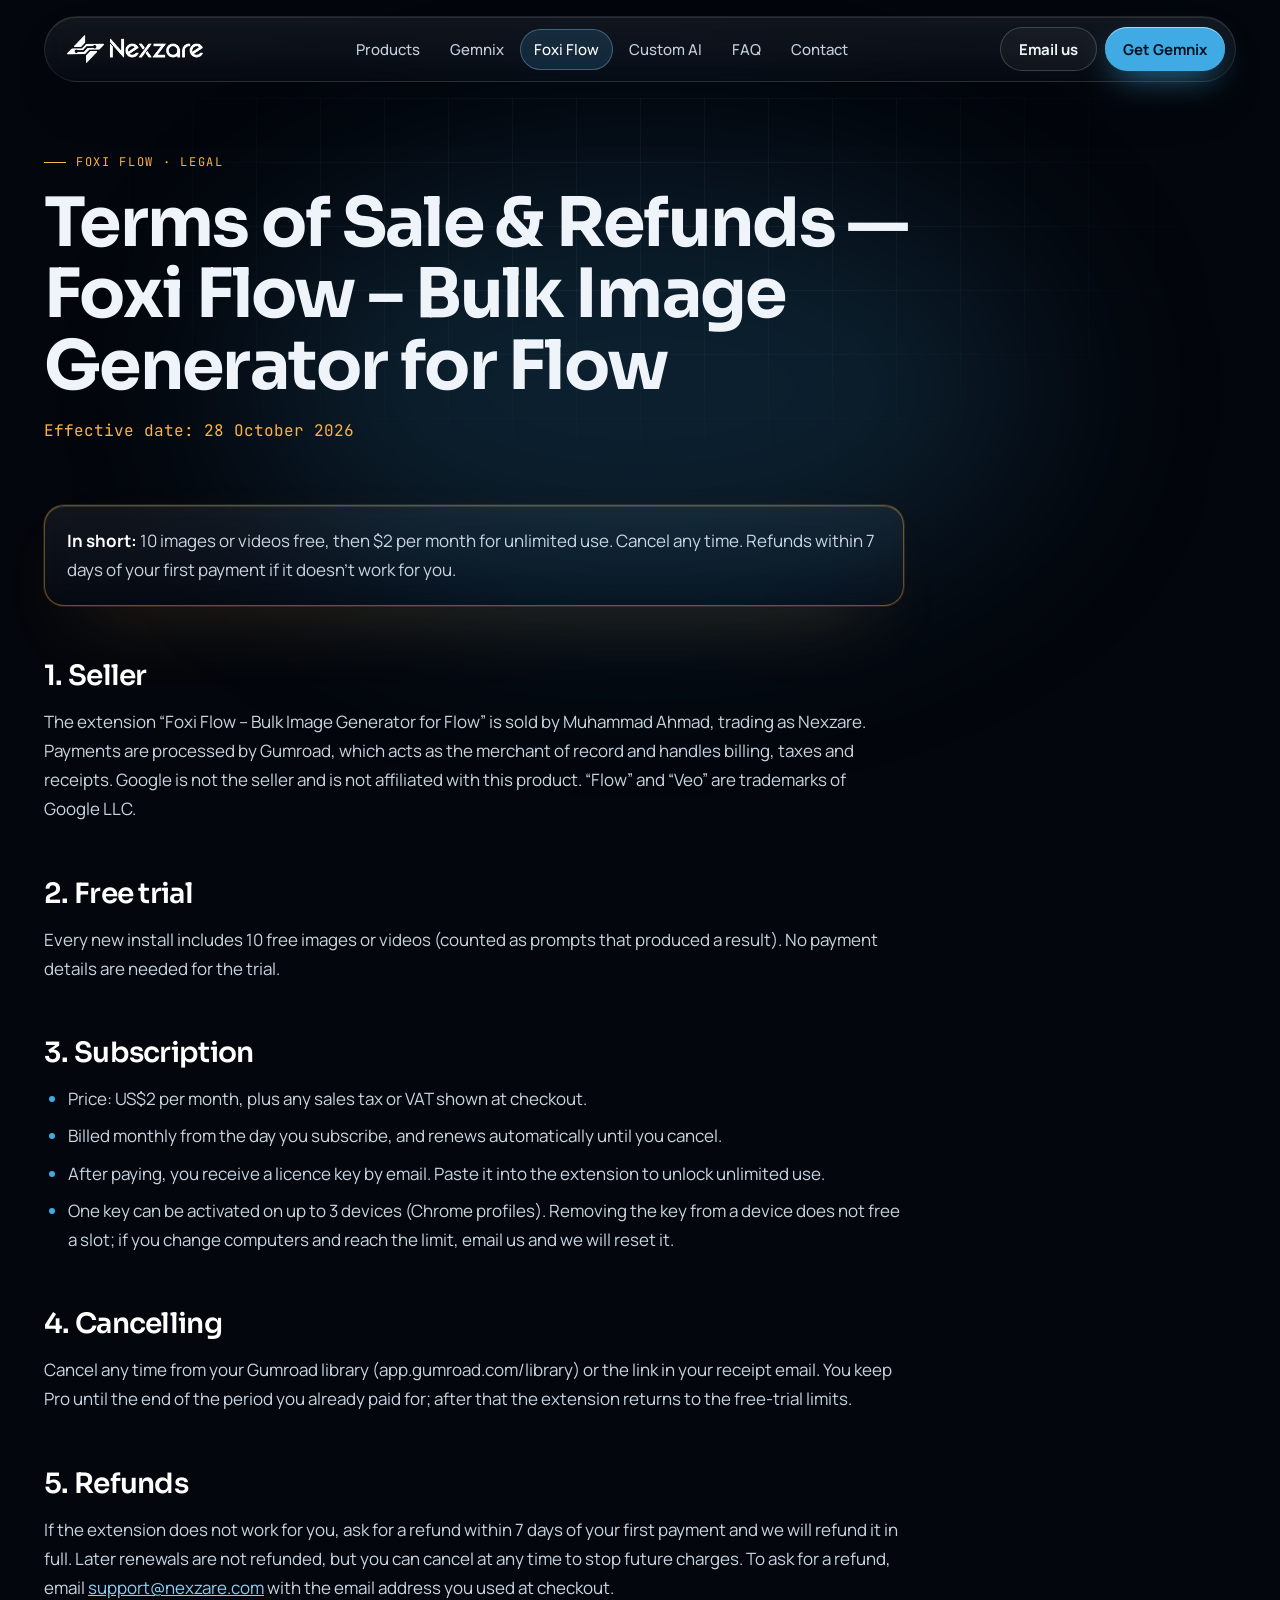
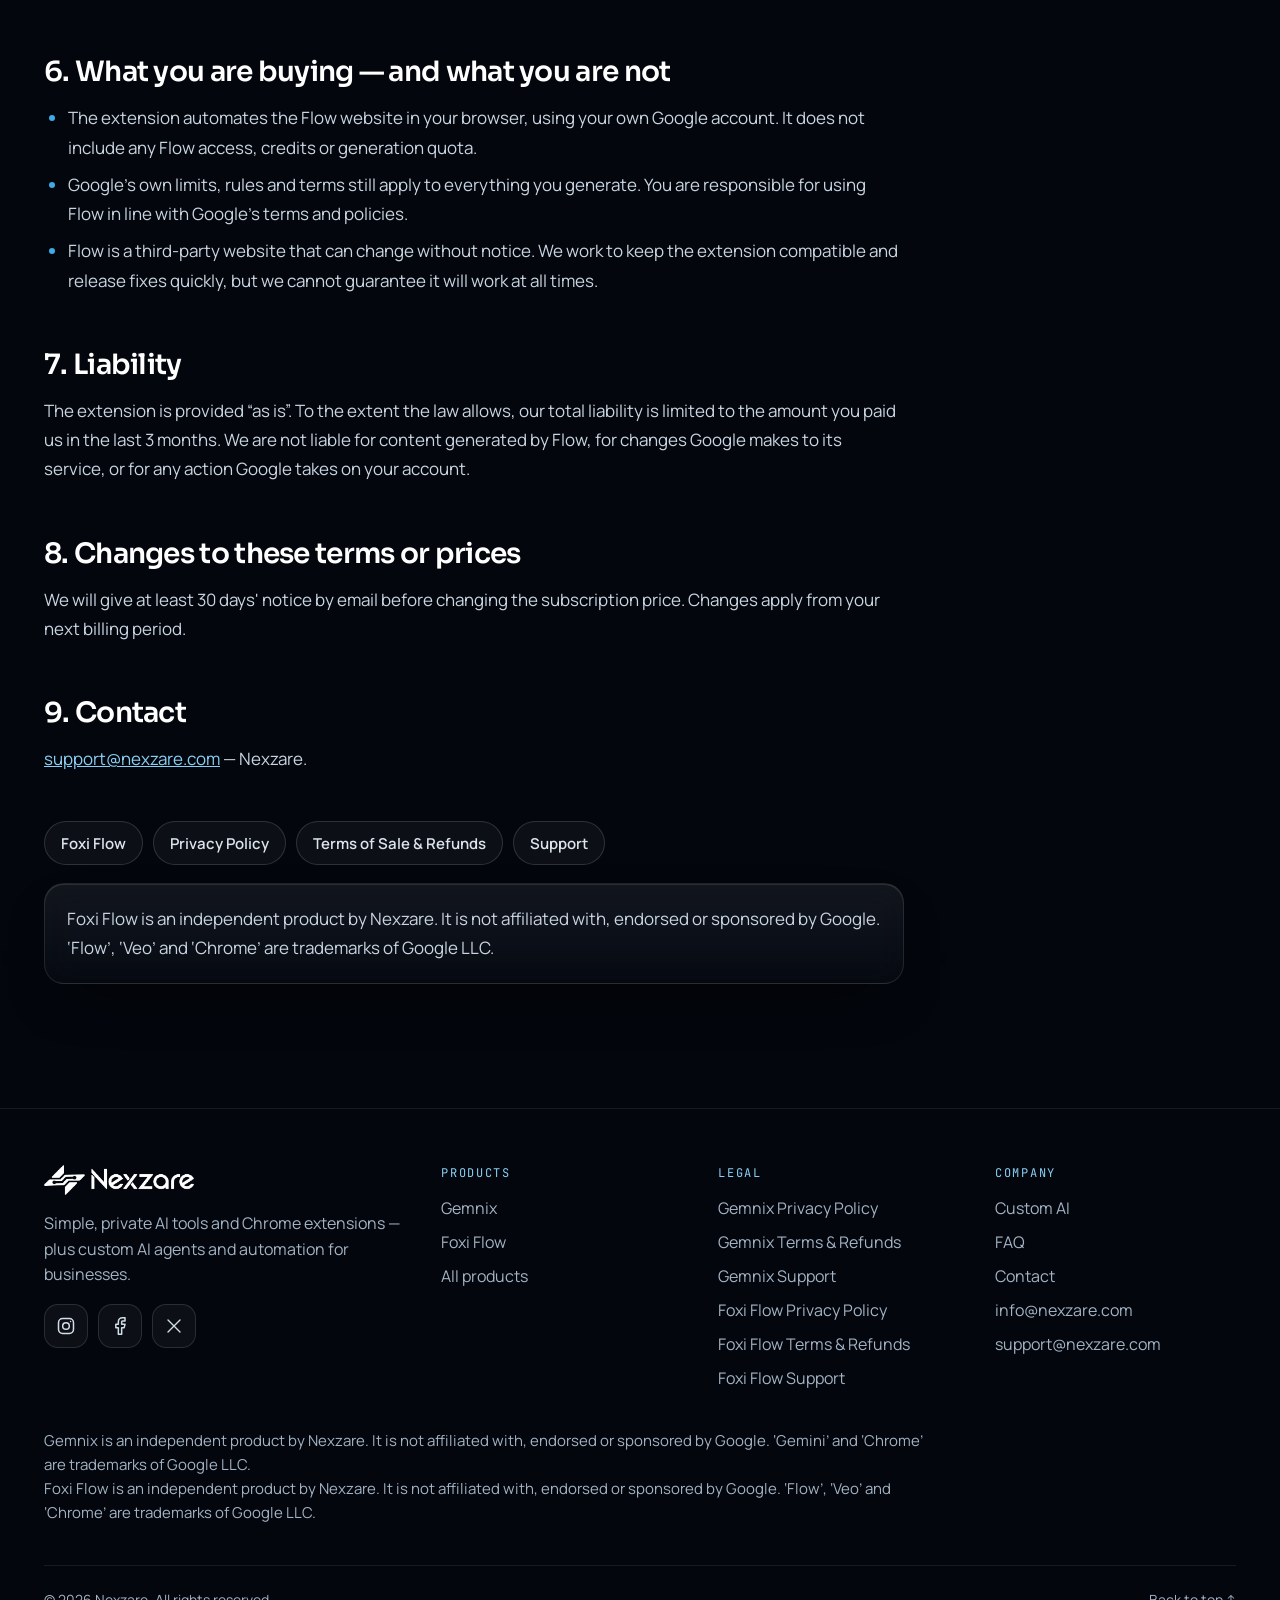
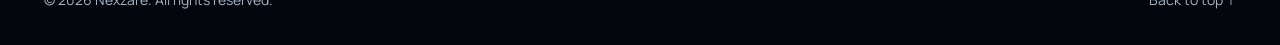
<file: foxi-flow/terms/index.html>
<!doctype html>
<html lang="en">
<head>
<meta charset="utf-8">
<meta name="viewport" content="width=device-width, initial-scale=1">
<title>Terms of Sale & Refunds — Foxi Flow – Bulk Image Generator for Flow | Nexzare</title>
<meta name="description" content="Terms of Sale and Refunds for Foxi Flow – Bulk Image Generator for Flow: 10 images or videos free, then US$2 per month, cancel any time, refunds within 7 days of your first payment.">
<link rel="canonical" href="https://www.nexzare.com/foxi-flow/terms">
<meta name="theme-color" content="#03060C">
<meta property="og:type" content="website">
<meta property="og:site_name" content="Nexzare">
<meta property="og:title" content="Terms of Sale & Refunds — Foxi Flow – Bulk Image Generator for Flow | Nexzare">
<meta property="og:description" content="Terms of Sale and Refunds for Foxi Flow – Bulk Image Generator for Flow: 10 images or videos free, then US$2 per month, cancel any time, refunds within 7 days of your first payment.">
<meta property="og:url" content="https://www.nexzare.com/foxi-flow/terms">
<meta property="og:image" content="https://www.nexzare.com/foxi-flow/screenshot-1.png">
<meta name="twitter:card" content="summary_large_image">
<meta name="twitter:title" content="Terms of Sale & Refunds — Foxi Flow – Bulk Image Generator for Flow | Nexzare">
<meta name="twitter:description" content="Terms of Sale and Refunds for Foxi Flow – Bulk Image Generator for Flow: 10 images or videos free, then US$2 per month, cancel any time, refunds within 7 days of your first payment.">
<meta name="twitter:image" content="https://www.nexzare.com/foxi-flow/screenshot-1.png">
<link rel="icon" type="image/png" href="/assets/favicon.png">
<link rel="apple-touch-icon" href="/assets/logo-icon.png">
<link rel="preconnect" href="https://fonts.googleapis.com">
<link rel="preconnect" href="https://fonts.gstatic.com" crossorigin="anonymous">
<link href="https://fonts.googleapis.com/css2?family=Sora:wght@400;600;700&amp;family=Manrope:wght@400;500;600;700&amp;family=JetBrains+Mono:wght@500&amp;display=swap" rel="stylesheet">
<link rel="stylesheet" href="/css/site.css">
</head>
<body>
<div class="nz fx">

<a class="skip" href="#main">Skip to content</a>
<header style="position: sticky; top: 0; z-index: 30; padding: 16px 0">
<div class="wrap">
<nav class="glass navbar" aria-label="Main" style="display: flex; align-items: center; justify-content: space-between; gap: 16px; padding: 10px 10px 10px 22px; border-radius: 999px">
<a href="/" aria-label="Nexzare home" style="display: flex; align-items: center; min-height: 44px"><img class="brandlogo" src="/assets/logo-white.png" alt="Nexzare" width="136" height="28"></a>
<div class="navlinks">
<a class="navlink" href="/products">Products</a>
<a class="navlink" href="/gemnix">Gemnix</a>
<a class="navlink" href="/foxi-flow" aria-current="page">Foxi Flow</a>
<a class="navlink" href="/services">Custom AI</a>
<a class="navlink" href="/#faq">FAQ</a>
<a class="navlink" href="/#contact">Contact</a>
</div>
<div style="display: flex; gap: 8px; align-items: center">
<a class="btn btn-ghost nav-cta" href="mailto:info@nexzare.com" style="min-height: 44px; padding: 0 18px">Email us</a>
<a class="btn btn-primary" href="/gemnix" style="min-height: 44px; padding: 0 18px">Get Gemnix</a>
<details class="mnav">
<summary aria-label="Open menu"><svg class="i-bars" width="22" height="22" viewBox="0 0 24 24" fill="none" stroke="currentColor" stroke-width="2" stroke-linecap="round" aria-hidden="true"><path d="M4 7h16M4 12h16M4 17h16"></path></svg><svg class="i-x" width="22" height="22" viewBox="0 0 24 24" fill="none" stroke="currentColor" stroke-width="2" stroke-linecap="round" aria-hidden="true"><path d="M18 6 6 18M6 6l12 12"></path></svg></summary>
<div class="mnav-panel">
<a href="/products">Products</a>
<a href="/gemnix">Gemnix</a>
<a href="/foxi-flow" aria-current="page">Foxi Flow</a>
<a href="/services">Custom AI</a>
<a href="/#faq">FAQ</a>
<a href="/#contact">Contact</a>
<a href="mailto:info@nexzare.com">Email us</a>
</div>
</details>
</div>
</nav>
</div>
</header>

<main id="main">
<section id="top" class="pagehead">
<div class="gridbg"></div>
<div class="glow" style="width: 800px; height: 420px; left: 50%; margin-left: -400px; top: 80px; background: rgba(63,170,227,0.16)"></div>
<div class="wrap" style="display: flex; flex-direction: column; gap: 18px; max-width: 1240px">
<span class="tag">Foxi Flow · Legal</span>
<h1 style="font-size: clamp(36px, 5.6vw, 68px); line-height: 1.05; max-width: 940px; font-weight: 700">Terms of Sale &amp; Refunds — Foxi Flow – Bulk Image Generator for Flow</h1>
<p class="mono" style="margin: 0; font-size: 16px; color: #8AD0F5">Effective date: 28 October 2026</p>
</div>
</section>

<section aria-label="Terms of Sale &amp; Refunds — Foxi Flow – Bulk Image Generator for Flow" style="padding: 0 0 110px">
<div class="wrap">
<div class="prose">
<div class="note glass hl" style="margin-bottom: 44px"><p style="margin: 0"><strong>In short:</strong> 10 images or videos free, then $2 per month for unlimited use. Cancel any time. Refunds within 7 days of your first payment if it doesn't work for you.</p></div>
<h2 id="seller">1. Seller</h2>
<p>The extension &ldquo;Foxi Flow – Bulk Image Generator for Flow&rdquo; is sold by Muhammad Ahmad, trading as Nexzare. Payments are processed by Gumroad, which acts as the merchant of record and handles billing, taxes and receipts. Google is not the seller and is not affiliated with this product. &ldquo;Flow&rdquo; and &ldquo;Veo&rdquo; are trademarks of Google LLC.</p>

<h2 id="free-trial">2. Free trial</h2>
<p>Every new install includes 10 free images or videos (counted as prompts that produced a result). No payment details are needed for the trial.</p>

<h2 id="subscription">3. Subscription</h2>
<ul>
<li>Price: US$2 per month, plus any sales tax or VAT shown at checkout.</li>
<li>Billed monthly from the day you subscribe, and renews automatically until you cancel.</li>
<li>After paying, you receive a licence key by email. Paste it into the extension to unlock unlimited use.</li>
<li>One key can be activated on up to 3 devices (Chrome profiles). Removing the key from a device does not free a slot; if you change computers and reach the limit, email us and we will reset it.</li>
</ul>

<h2 id="cancelling">4. Cancelling</h2>
<p>Cancel any time from your Gumroad library (app.gumroad.com/library) or the link in your receipt email. You keep Pro until the end of the period you already paid for; after that the extension returns to the free-trial limits.</p>

<h2 id="refunds">5. Refunds</h2>
<p>If the extension does not work for you, ask for a refund within 7 days of your first payment and we will refund it in full. Later renewals are not refunded, but you can cancel at any time to stop future charges. To ask for a refund, email <a href="mailto:support@nexzare.com">support@nexzare.com</a> with the email address you used at checkout.</p>

<h2 id="what-you-are-buying">6. What you are buying — and what you are not</h2>
<ul>
<li>The extension automates the Flow website in your browser, using your own Google account. It does not include any Flow access, credits or generation quota.</li>
<li>Google's own limits, rules and terms still apply to everything you generate. You are responsible for using Flow in line with Google's terms and policies.</li>
<li>Flow is a third-party website that can change without notice. We work to keep the extension compatible and release fixes quickly, but we cannot guarantee it will work at all times.</li>
</ul>

<h2 id="liability">7. Liability</h2>
<p>The extension is provided &ldquo;as is&rdquo;. To the extent the law allows, our total liability is limited to the amount you paid us in the last 3 months. We are not liable for content generated by Flow, for changes Google makes to its service, or for any action Google takes on your account.</p>

<h2 id="changes">8. Changes to these terms or prices</h2>
<p>We will give at least 30 days' notice by email before changing the subscription price. Changes apply from your next billing period.</p>

<h2 id="contact">9. Contact</h2>
<p><a href="mailto:support@nexzare.com">support@nexzare.com</a> — Nexzare.</p>
</div>
<div class="prose" style="margin-top: 48px">
<div class="chiprow" style="margin-bottom: 18px">
<a class="chiplink" href="/foxi-flow">Foxi Flow</a>
<a class="chiplink" href="/foxi-flow/privacy">Privacy Policy</a>
<a class="chiplink" href="/foxi-flow/terms">Terms of Sale &amp; Refunds</a>
<a class="chiplink" href="/foxi-flow/support">Support</a>
</div>
<p class="note glass">Foxi Flow is an independent product by Nexzare. It is not affiliated with, endorsed or sponsored by Google. &lsquo;Flow&rsquo;, &lsquo;Veo&rsquo; and &lsquo;Chrome&rsquo; are trademarks of Google LLC.</p>
</div>
</div>
</section>

</main>

<footer style="padding: 56px 0 36px; border-top: 1px solid rgba(255,255,255,.08); position: relative; z-index: 2">
<div class="wrap" style="display: flex; flex-direction: column; gap: 40px">
<div class="fgrid">
<div class="fcol fbrand" style="gap: 16px; max-width: 380px">
<img src="/assets/logo-white.png" alt="Nexzare" width="150" height="31" style="width: 150px; height: auto">
<p class="muted" style="margin: 0; font-size: 16px; line-height: 1.6">Simple, private AI tools and Chrome extensions — plus custom AI agents and automation for businesses.</p>
<div style="display: flex; gap: 10px">
<a class="soc" href="https://www.instagram.com/nexzare.llc" aria-label="Nexzare on Instagram"><svg width="20" height="20" viewBox="0 0 24 24" fill="none" stroke="currentColor" stroke-width="1.8" stroke-linecap="round" stroke-linejoin="round" aria-hidden="true"><rect x="3" y="3" width="18" height="18" rx="5"></rect><circle cx="12" cy="12" r="4"></circle><path d="M17.5 6.5h.01"></path></svg></a>
<a class="soc" href="https://www.facebook.com/profile.php?id=61578299108655" aria-label="Nexzare on Facebook"><svg width="20" height="20" viewBox="0 0 24 24" fill="none" stroke="currentColor" stroke-width="1.8" stroke-linecap="round" stroke-linejoin="round" aria-hidden="true"><path d="M18 2h-3a5 5 0 0 0-5 5v3H7v4h3v8h4v-8h3l1-4h-4V7a1 1 0 0 1 1-1h3z"></path></svg></a>
<a class="soc" href="https://x.com/nexzarellc" aria-label="Nexzare on X"><svg width="18" height="18" viewBox="0 0 24 24" fill="none" stroke="currentColor" stroke-width="1.8" stroke-linecap="round" stroke-linejoin="round" aria-hidden="true"><path d="M4 4l16 16M20 4L4 20"></path></svg></a>
</div>
</div>
<nav class="fcol" aria-label="Products">
<p class="fhead">Products</p>
<a class="flink" href="/gemnix">Gemnix</a>
<a class="flink" href="/foxi-flow">Foxi Flow</a>
<a class="flink" href="/products">All products</a>
</nav>
<nav class="fcol" aria-label="Legal">
<p class="fhead">Legal</p>
<a class="flink" href="/gemnix/privacy">Gemnix Privacy Policy</a>
<a class="flink" href="/gemnix/terms">Gemnix Terms &amp; Refunds</a>
<a class="flink" href="/gemnix/support">Gemnix Support</a>
<a class="flink" href="/foxi-flow/privacy">Foxi Flow Privacy Policy</a>
<a class="flink" href="/foxi-flow/terms">Foxi Flow Terms &amp; Refunds</a>
<a class="flink" href="/foxi-flow/support">Foxi Flow Support</a>
</nav>
<nav class="fcol" aria-label="Company">
<p class="fhead">Company</p>
<a class="flink" href="/services">Custom AI</a>
<a class="flink" href="/#faq">FAQ</a>
<a class="flink" href="/#contact">Contact</a>
<a class="flink" href="mailto:info@nexzare.com">info@nexzare.com</a>
<a class="flink" href="mailto:support@nexzare.com">support@nexzare.com</a>
</nav>
</div>
<p class="tm">Gemnix is an independent product by Nexzare. It is not affiliated with, endorsed or sponsored by Google. &lsquo;Gemini&rsquo; and &lsquo;Chrome&rsquo; are trademarks of Google LLC.<br>Foxi Flow is an independent product by Nexzare. It is not affiliated with, endorsed or sponsored by Google. &lsquo;Flow&rsquo;, &lsquo;Veo&rsquo; and &lsquo;Chrome&rsquo; are trademarks of Google LLC.</p>
<div style="display: flex; justify-content: space-between; flex-wrap: wrap; gap: 12px; padding-top: 24px; border-top: 1px solid rgba(255,255,255,.08)">
<span class="muted" style="font-size: 14px">© 2026 Nexzare. All rights reserved.</span>
<a class="flink" href="#top" style="font-size: 14px">Back to top ↑</a>
</div>
</div>
</footer>

</div>
</body>
</html>
</file>
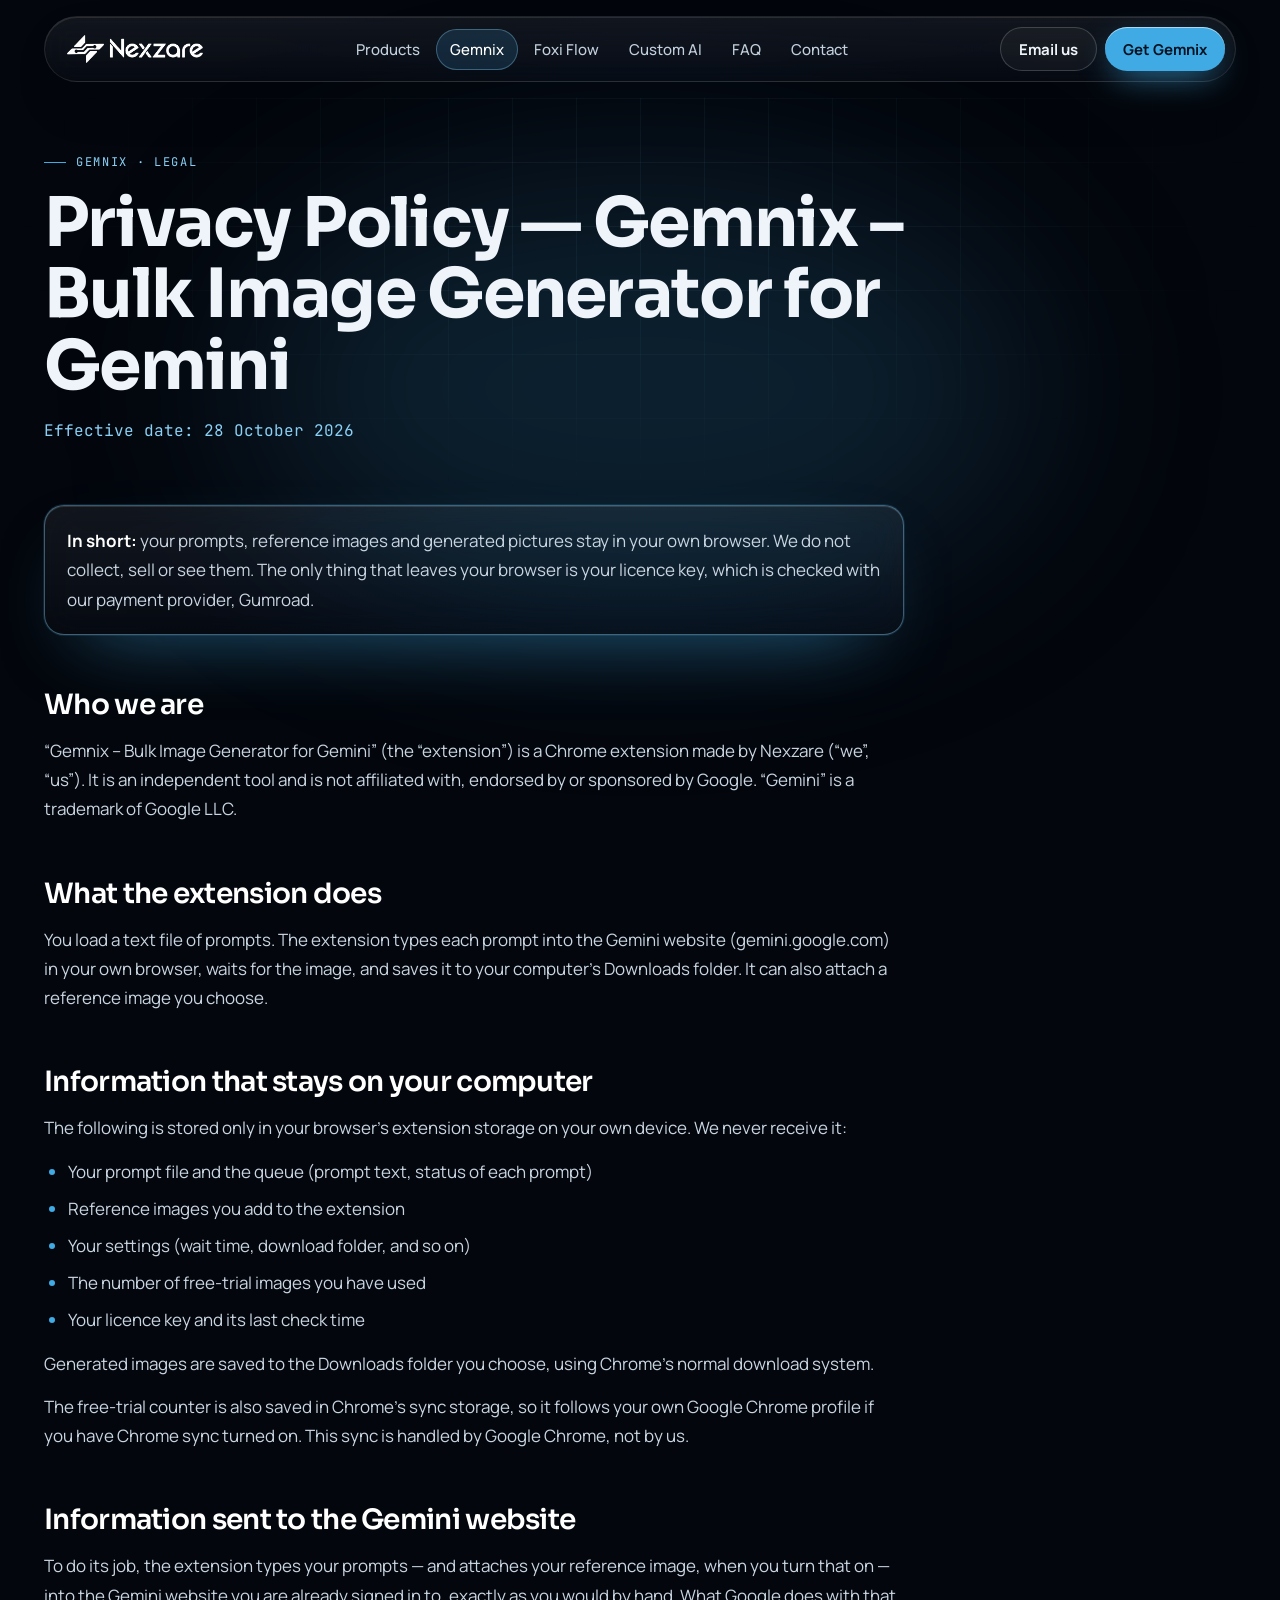
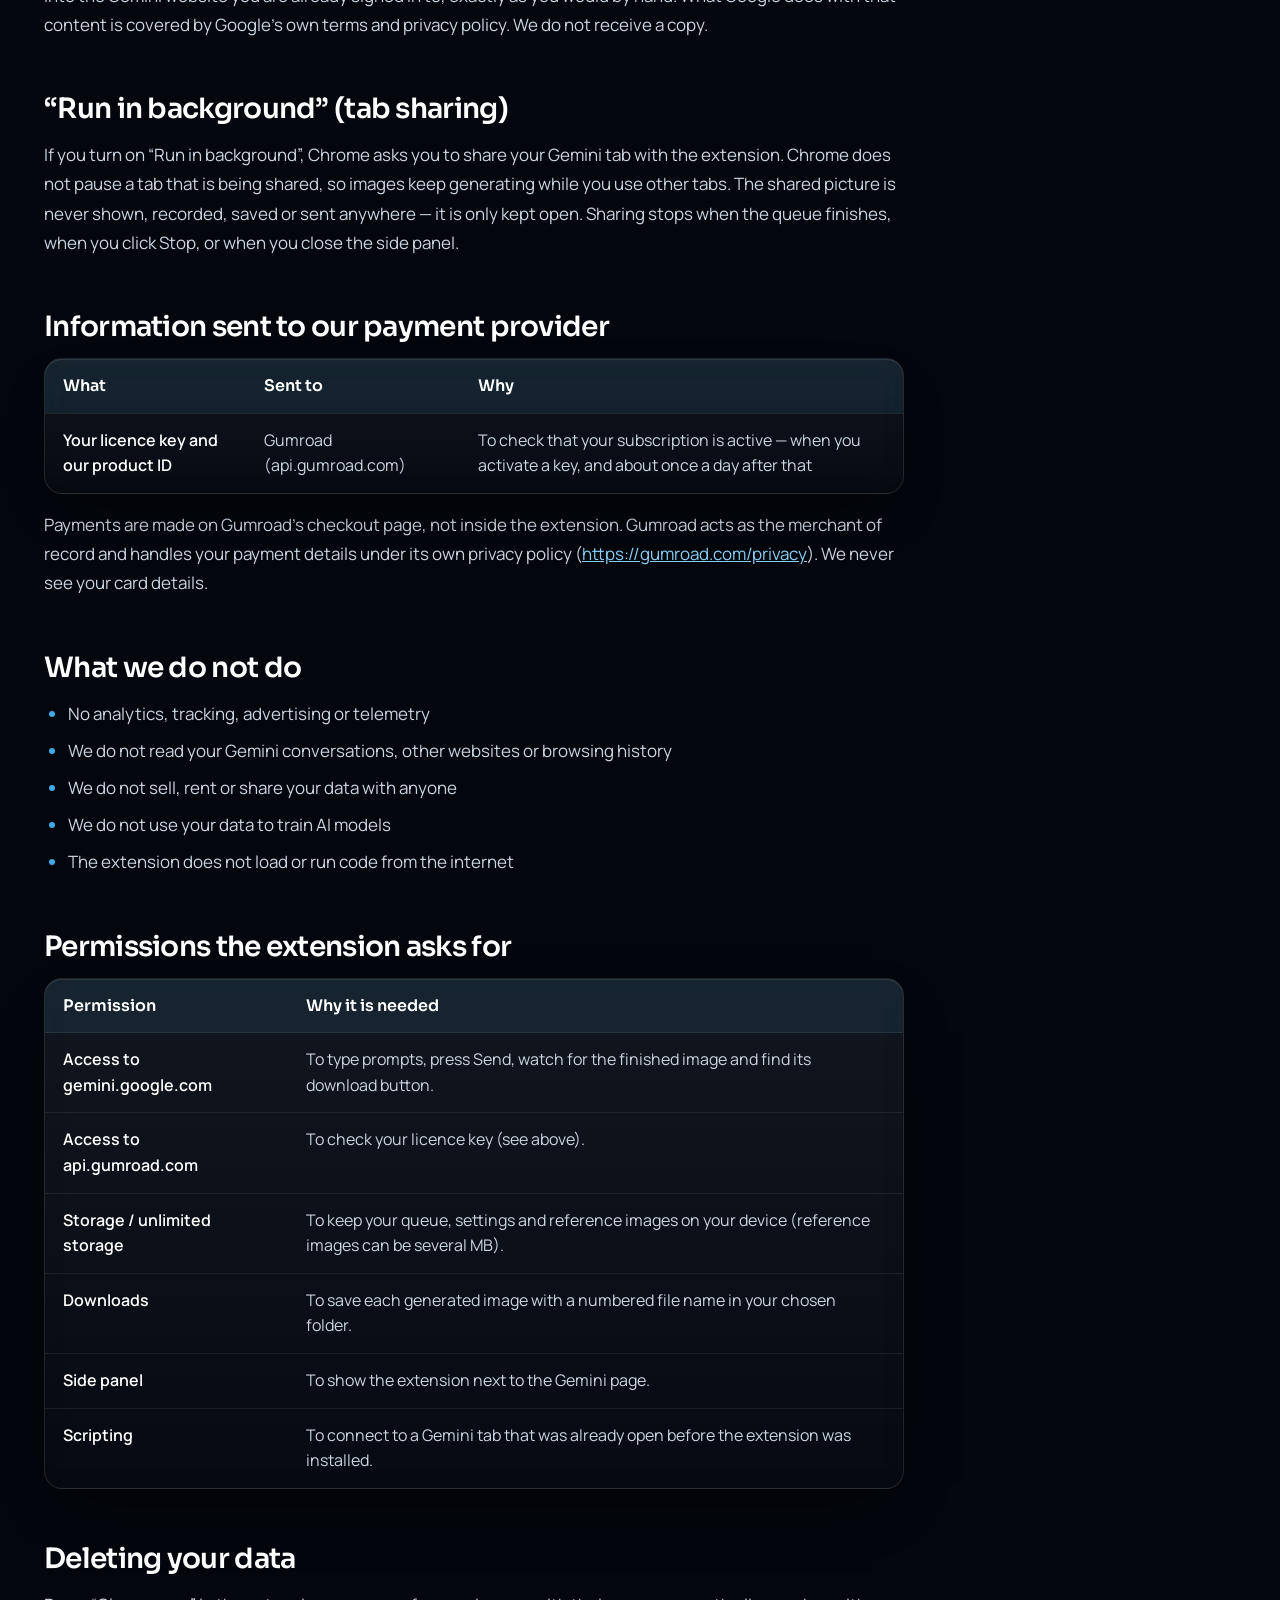
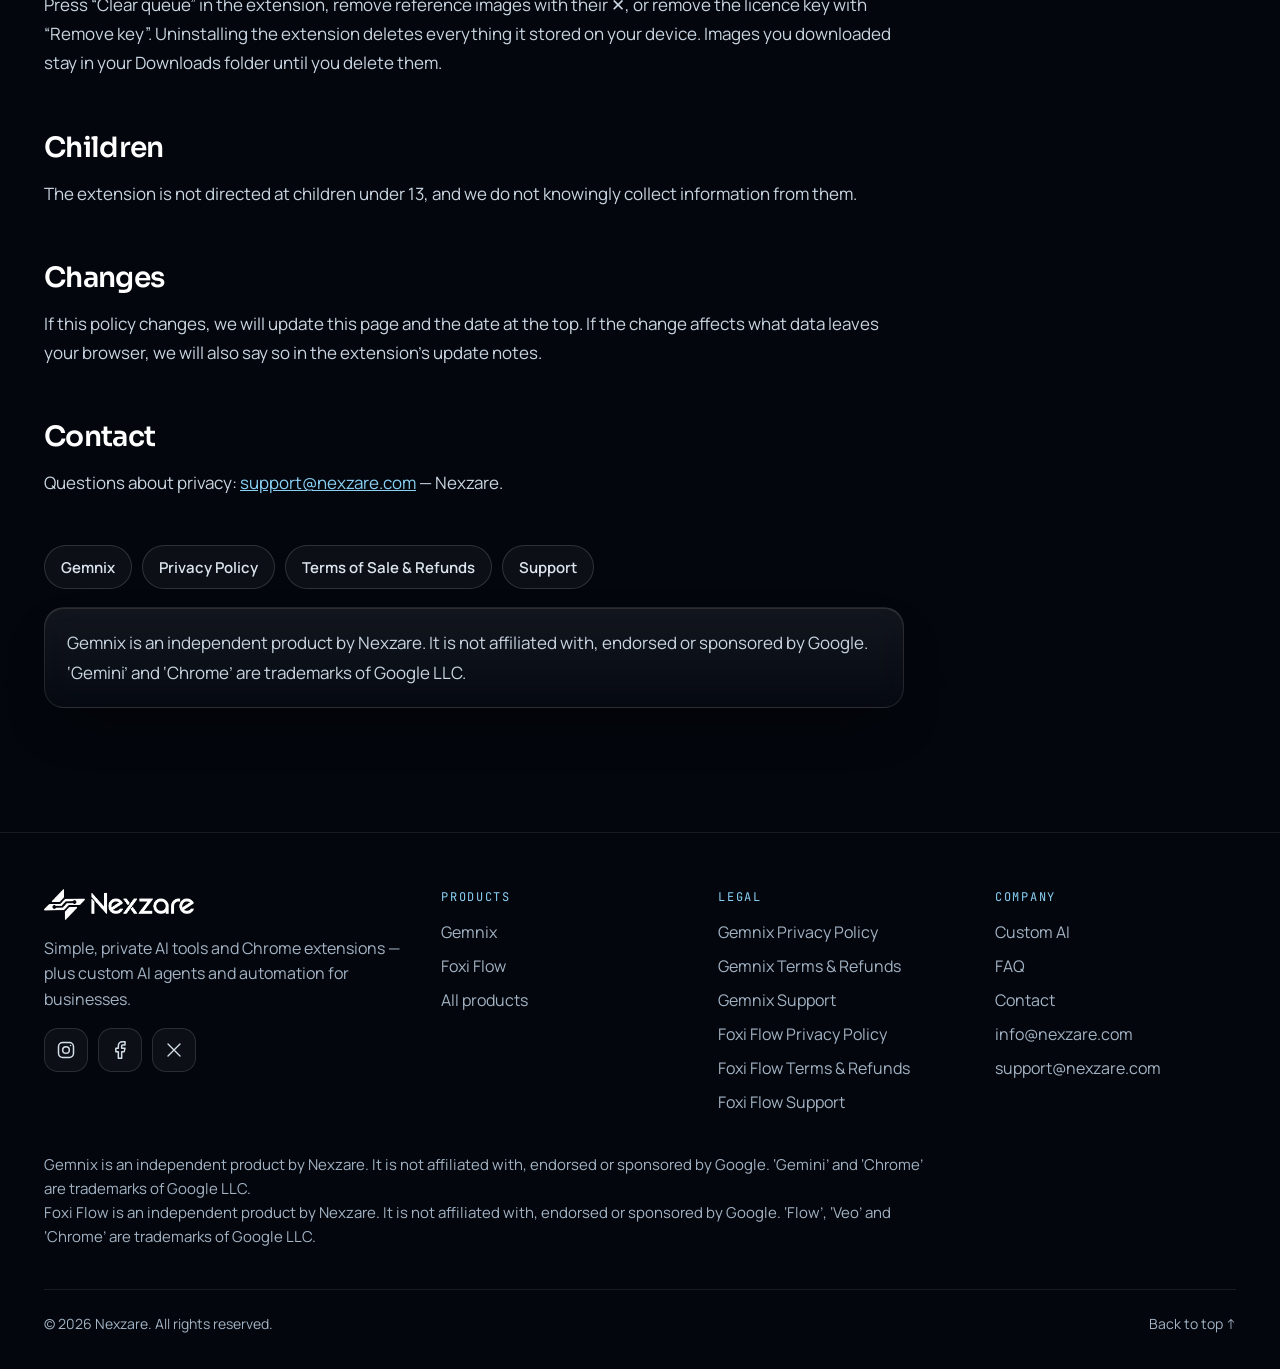
<file: gemnix/privacy/index.html>
<!doctype html>
<html lang="en">
<head>
<meta charset="utf-8">
<meta name="viewport" content="width=device-width, initial-scale=1">
<title>Privacy Policy — Gemnix – Bulk Image Generator for Gemini | Nexzare</title>
<meta name="description" content="Privacy Policy for Gemnix – Bulk Image Generator for Gemini. Your prompts, reference images and generated pictures stay in your own browser; only your licence key is checked with Gumroad.">
<link rel="canonical" href="https://www.nexzare.com/gemnix/privacy">
<meta name="theme-color" content="#03060C">
<meta property="og:type" content="website">
<meta property="og:site_name" content="Nexzare">
<meta property="og:title" content="Privacy Policy — Gemnix – Bulk Image Generator for Gemini | Nexzare">
<meta property="og:description" content="Privacy Policy for Gemnix – Bulk Image Generator for Gemini. Your prompts, reference images and generated pictures stay in your own browser; only your licence key is checked with Gumroad.">
<meta property="og:url" content="https://www.nexzare.com/gemnix/privacy">
<meta property="og:image" content="https://www.nexzare.com/gemnix/screenshot-1.png">
<meta name="twitter:card" content="summary_large_image">
<meta name="twitter:title" content="Privacy Policy — Gemnix – Bulk Image Generator for Gemini | Nexzare">
<meta name="twitter:description" content="Privacy Policy for Gemnix – Bulk Image Generator for Gemini. Your prompts, reference images and generated pictures stay in your own browser; only your licence key is checked with Gumroad.">
<meta name="twitter:image" content="https://www.nexzare.com/gemnix/screenshot-1.png">
<link rel="icon" type="image/png" href="/assets/favicon.png">
<link rel="apple-touch-icon" href="/assets/logo-icon.png">
<link rel="preconnect" href="https://fonts.googleapis.com">
<link rel="preconnect" href="https://fonts.gstatic.com" crossorigin="anonymous">
<link href="https://fonts.googleapis.com/css2?family=Sora:wght@400;600;700&amp;family=Manrope:wght@400;500;600;700&amp;family=JetBrains+Mono:wght@500&amp;display=swap" rel="stylesheet">
<link rel="stylesheet" href="/css/site.css">
</head>
<body>
<div class="nz">

<a class="skip" href="#main">Skip to content</a>
<header style="position: sticky; top: 0; z-index: 30; padding: 16px 0">
<div class="wrap">
<nav class="glass navbar" aria-label="Main" style="display: flex; align-items: center; justify-content: space-between; gap: 16px; padding: 10px 10px 10px 22px; border-radius: 999px">
<a href="/" aria-label="Nexzare home" style="display: flex; align-items: center; min-height: 44px"><img class="brandlogo" src="/assets/logo-white.png" alt="Nexzare" width="136" height="28"></a>
<div class="navlinks">
<a class="navlink" href="/products">Products</a>
<a class="navlink" href="/gemnix" aria-current="page">Gemnix</a>
<a class="navlink" href="/foxi-flow">Foxi Flow</a>
<a class="navlink" href="/services">Custom AI</a>
<a class="navlink" href="/#faq">FAQ</a>
<a class="navlink" href="/#contact">Contact</a>
</div>
<div style="display: flex; gap: 8px; align-items: center">
<a class="btn btn-ghost nav-cta" href="mailto:info@nexzare.com" style="min-height: 44px; padding: 0 18px">Email us</a>
<a class="btn btn-primary" href="/gemnix" style="min-height: 44px; padding: 0 18px">Get Gemnix</a>
<details class="mnav">
<summary aria-label="Open menu"><svg class="i-bars" width="22" height="22" viewBox="0 0 24 24" fill="none" stroke="currentColor" stroke-width="2" stroke-linecap="round" aria-hidden="true"><path d="M4 7h16M4 12h16M4 17h16"></path></svg><svg class="i-x" width="22" height="22" viewBox="0 0 24 24" fill="none" stroke="currentColor" stroke-width="2" stroke-linecap="round" aria-hidden="true"><path d="M18 6 6 18M6 6l12 12"></path></svg></summary>
<div class="mnav-panel">
<a href="/products">Products</a>
<a href="/gemnix" aria-current="page">Gemnix</a>
<a href="/foxi-flow">Foxi Flow</a>
<a href="/services">Custom AI</a>
<a href="/#faq">FAQ</a>
<a href="/#contact">Contact</a>
<a href="mailto:info@nexzare.com">Email us</a>
</div>
</details>
</div>
</nav>
</div>
</header>

<main id="main">
<section id="top" class="pagehead">
<div class="gridbg"></div>
<div class="glow" style="width: 800px; height: 420px; left: 50%; margin-left: -400px; top: 80px; background: rgba(63,170,227,0.16)"></div>
<div class="wrap" style="display: flex; flex-direction: column; gap: 18px; max-width: 1240px">
<span class="tag">Gemnix · Legal</span>
<h1 style="font-size: clamp(36px, 5.6vw, 68px); line-height: 1.05; max-width: 940px; font-weight: 700">Privacy Policy — Gemnix – Bulk Image Generator for Gemini</h1>
<p class="mono" style="margin: 0; font-size: 16px; color: #8AD0F5">Effective date: 28 October 2026</p>
</div>
</section>

<section aria-label="Privacy Policy — Gemnix – Bulk Image Generator for Gemini" style="padding: 0 0 110px">
<div class="wrap">
<div class="prose">
<div class="note glass hl" style="margin-bottom: 44px"><p style="margin: 0"><strong>In short:</strong> your prompts, reference images and generated pictures stay in your own browser. We do not collect, sell or see them. The only thing that leaves your browser is your licence key, which is checked with our payment provider, Gumroad.</p></div>
<h2 id="who-we-are">Who we are</h2>
<p>&ldquo;Gemnix – Bulk Image Generator for Gemini&rdquo; (the &ldquo;extension&rdquo;) is a Chrome extension made by Nexzare (&ldquo;we&rdquo;, &ldquo;us&rdquo;). It is an independent tool and is not affiliated with, endorsed by or sponsored by Google. &ldquo;Gemini&rdquo; is a trademark of Google LLC.</p>

<h2 id="what-it-does">What the extension does</h2>
<p>You load a text file of prompts. The extension types each prompt into the Gemini website (gemini.google.com) in your own browser, waits for the image, and saves it to your computer's Downloads folder. It can also attach a reference image you choose.</p>

<h2 id="stays-on-your-computer">Information that stays on your computer</h2>
<p>The following is stored only in your browser's extension storage on your own device. We never receive it:</p>
<ul>
<li>Your prompt file and the queue (prompt text, status of each prompt)</li>
<li>Reference images you add to the extension</li>
<li>Your settings (wait time, download folder, and so on)</li>
<li>The number of free-trial images you have used</li>
<li>Your licence key and its last check time</li>
</ul>
<p>Generated images are saved to the Downloads folder you choose, using Chrome's normal download system.</p>
<p>The free-trial counter is also saved in Chrome's sync storage, so it follows your own Google Chrome profile if you have Chrome sync turned on. This sync is handled by Google Chrome, not by us.</p>

<h2 id="sent-to-gemini">Information sent to the Gemini website</h2>
<p>To do its job, the extension types your prompts — and attaches your reference image, when you turn that on — into the Gemini website you are already signed in to, exactly as you would by hand. What Google does with that content is covered by Google's own terms and privacy policy. We do not receive a copy.</p>

<h2 id="run-in-background">&ldquo;Run in background&rdquo; (tab sharing)</h2>
<p>If you turn on &ldquo;Run in background&rdquo;, Chrome asks you to share your Gemini tab with the extension. Chrome does not pause a tab that is being shared, so images keep generating while you use other tabs. The shared picture is never shown, recorded, saved or sent anywhere — it is only kept open. Sharing stops when the queue finishes, when you click Stop, or when you close the side panel.</p>

<h2 id="payment-provider">Information sent to our payment provider</h2>
<div class="tbl glass"><table>
<thead><tr><th scope="col">What</th><th scope="col">Sent to</th><th scope="col">Why</th></tr></thead>
<tbody>
<tr><td data-label="What">Your licence key and our product ID</td><td data-label="Sent to">Gumroad (api.gumroad.com)</td><td data-label="Why">To check that your subscription is active — when you activate a key, and about once a day after that</td></tr>
</tbody>
</table></div>
<p>Payments are made on Gumroad's checkout page, not inside the extension. Gumroad acts as the merchant of record and handles your payment details under its own privacy policy (<a href="https://gumroad.com/privacy" rel="noopener">https://gumroad.com/privacy</a>). We never see your card details.</p>

<h2 id="what-we-do-not-do">What we do not do</h2>
<ul>
<li>No analytics, tracking, advertising or telemetry</li>
<li>We do not read your Gemini conversations, other websites or browsing history</li>
<li>We do not sell, rent or share your data with anyone</li>
<li>We do not use your data to train AI models</li>
<li>The extension does not load or run code from the internet</li>
</ul>

<h2 id="permissions">Permissions the extension asks for</h2>
<div class="tbl glass"><table>
<thead><tr><th scope="col">Permission</th><th scope="col">Why it is needed</th></tr></thead>
<tbody>
<tr><td data-label="Permission">Access to gemini.google.com</td><td data-label="Why it is needed">To type prompts, press Send, watch for the finished image and find its download button.</td></tr>
<tr><td data-label="Permission">Access to api.gumroad.com</td><td data-label="Why it is needed">To check your licence key (see above).</td></tr>
<tr><td data-label="Permission">Storage / unlimited storage</td><td data-label="Why it is needed">To keep your queue, settings and reference images on your device (reference images can be several MB).</td></tr>
<tr><td data-label="Permission">Downloads</td><td data-label="Why it is needed">To save each generated image with a numbered file name in your chosen folder.</td></tr>
<tr><td data-label="Permission">Side panel</td><td data-label="Why it is needed">To show the extension next to the Gemini page.</td></tr>
<tr><td data-label="Permission">Scripting</td><td data-label="Why it is needed">To connect to a Gemini tab that was already open before the extension was installed.</td></tr>
</tbody>
</table></div>

<h2 id="deleting-your-data">Deleting your data</h2>
<p>Press &ldquo;Clear queue&rdquo; in the extension, remove reference images with their ✕, or remove the licence key with &ldquo;Remove key&rdquo;. Uninstalling the extension deletes everything it stored on your device. Images you downloaded stay in your Downloads folder until you delete them.</p>

<h2 id="children">Children</h2>
<p>The extension is not directed at children under 13, and we do not knowingly collect information from them.</p>

<h2 id="changes">Changes</h2>
<p>If this policy changes, we will update this page and the date at the top. If the change affects what data leaves your browser, we will also say so in the extension's update notes.</p>

<h2 id="contact">Contact</h2>
<p>Questions about privacy: <a href="mailto:support@nexzare.com">support@nexzare.com</a> — Nexzare.</p>
</div>
<div class="prose" style="margin-top: 48px">
<div class="chiprow" style="margin-bottom: 18px">
<a class="chiplink" href="/gemnix">Gemnix</a>
<a class="chiplink" href="/gemnix/privacy">Privacy Policy</a>
<a class="chiplink" href="/gemnix/terms">Terms of Sale &amp; Refunds</a>
<a class="chiplink" href="/gemnix/support">Support</a>
</div>
<p class="note glass">Gemnix is an independent product by Nexzare. It is not affiliated with, endorsed or sponsored by Google. &lsquo;Gemini&rsquo; and &lsquo;Chrome&rsquo; are trademarks of Google LLC.</p>
</div>
</div>
</section>

</main>

<footer style="padding: 56px 0 36px; border-top: 1px solid rgba(255,255,255,.08); position: relative; z-index: 2">
<div class="wrap" style="display: flex; flex-direction: column; gap: 40px">
<div class="fgrid">
<div class="fcol fbrand" style="gap: 16px; max-width: 380px">
<img src="/assets/logo-white.png" alt="Nexzare" width="150" height="31" style="width: 150px; height: auto">
<p class="muted" style="margin: 0; font-size: 16px; line-height: 1.6">Simple, private AI tools and Chrome extensions — plus custom AI agents and automation for businesses.</p>
<div style="display: flex; gap: 10px">
<a class="soc" href="https://www.instagram.com/nexzare.llc" aria-label="Nexzare on Instagram"><svg width="20" height="20" viewBox="0 0 24 24" fill="none" stroke="currentColor" stroke-width="1.8" stroke-linecap="round" stroke-linejoin="round" aria-hidden="true"><rect x="3" y="3" width="18" height="18" rx="5"></rect><circle cx="12" cy="12" r="4"></circle><path d="M17.5 6.5h.01"></path></svg></a>
<a class="soc" href="https://www.facebook.com/profile.php?id=61578299108655" aria-label="Nexzare on Facebook"><svg width="20" height="20" viewBox="0 0 24 24" fill="none" stroke="currentColor" stroke-width="1.8" stroke-linecap="round" stroke-linejoin="round" aria-hidden="true"><path d="M18 2h-3a5 5 0 0 0-5 5v3H7v4h3v8h4v-8h3l1-4h-4V7a1 1 0 0 1 1-1h3z"></path></svg></a>
<a class="soc" href="https://x.com/nexzarellc" aria-label="Nexzare on X"><svg width="18" height="18" viewBox="0 0 24 24" fill="none" stroke="currentColor" stroke-width="1.8" stroke-linecap="round" stroke-linejoin="round" aria-hidden="true"><path d="M4 4l16 16M20 4L4 20"></path></svg></a>
</div>
</div>
<nav class="fcol" aria-label="Products">
<p class="fhead">Products</p>
<a class="flink" href="/gemnix">Gemnix</a>
<a class="flink" href="/foxi-flow">Foxi Flow</a>
<a class="flink" href="/products">All products</a>
</nav>
<nav class="fcol" aria-label="Legal">
<p class="fhead">Legal</p>
<a class="flink" href="/gemnix/privacy">Gemnix Privacy Policy</a>
<a class="flink" href="/gemnix/terms">Gemnix Terms &amp; Refunds</a>
<a class="flink" href="/gemnix/support">Gemnix Support</a>
<a class="flink" href="/foxi-flow/privacy">Foxi Flow Privacy Policy</a>
<a class="flink" href="/foxi-flow/terms">Foxi Flow Terms &amp; Refunds</a>
<a class="flink" href="/foxi-flow/support">Foxi Flow Support</a>
</nav>
<nav class="fcol" aria-label="Company">
<p class="fhead">Company</p>
<a class="flink" href="/services">Custom AI</a>
<a class="flink" href="/#faq">FAQ</a>
<a class="flink" href="/#contact">Contact</a>
<a class="flink" href="mailto:info@nexzare.com">info@nexzare.com</a>
<a class="flink" href="mailto:support@nexzare.com">support@nexzare.com</a>
</nav>
</div>
<p class="tm">Gemnix is an independent product by Nexzare. It is not affiliated with, endorsed or sponsored by Google. &lsquo;Gemini&rsquo; and &lsquo;Chrome&rsquo; are trademarks of Google LLC.<br>Foxi Flow is an independent product by Nexzare. It is not affiliated with, endorsed or sponsored by Google. &lsquo;Flow&rsquo;, &lsquo;Veo&rsquo; and &lsquo;Chrome&rsquo; are trademarks of Google LLC.</p>
<div style="display: flex; justify-content: space-between; flex-wrap: wrap; gap: 12px; padding-top: 24px; border-top: 1px solid rgba(255,255,255,.08)">
<span class="muted" style="font-size: 14px">© 2026 Nexzare. All rights reserved.</span>
<a class="flink" href="#top" style="font-size: 14px">Back to top ↑</a>
</div>
</div>
</footer>

</div>
</body>
</html>
</file>
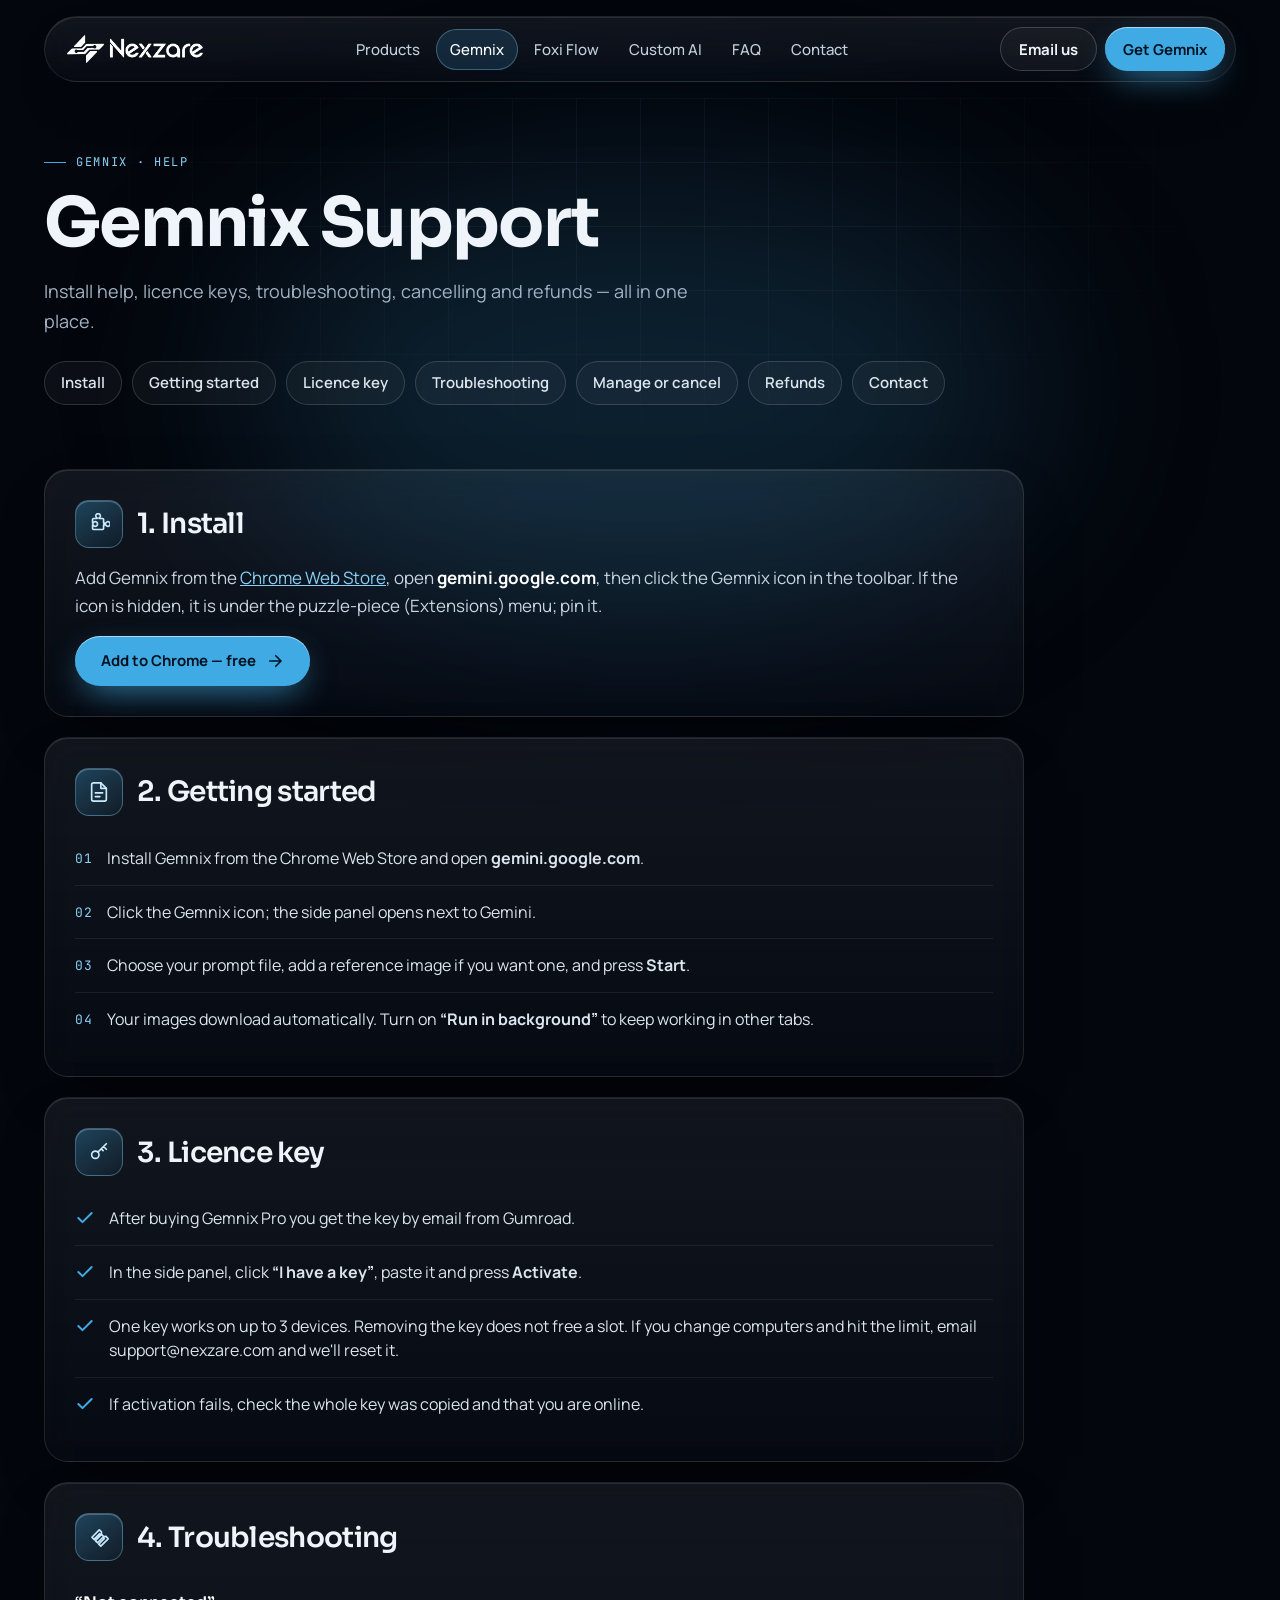
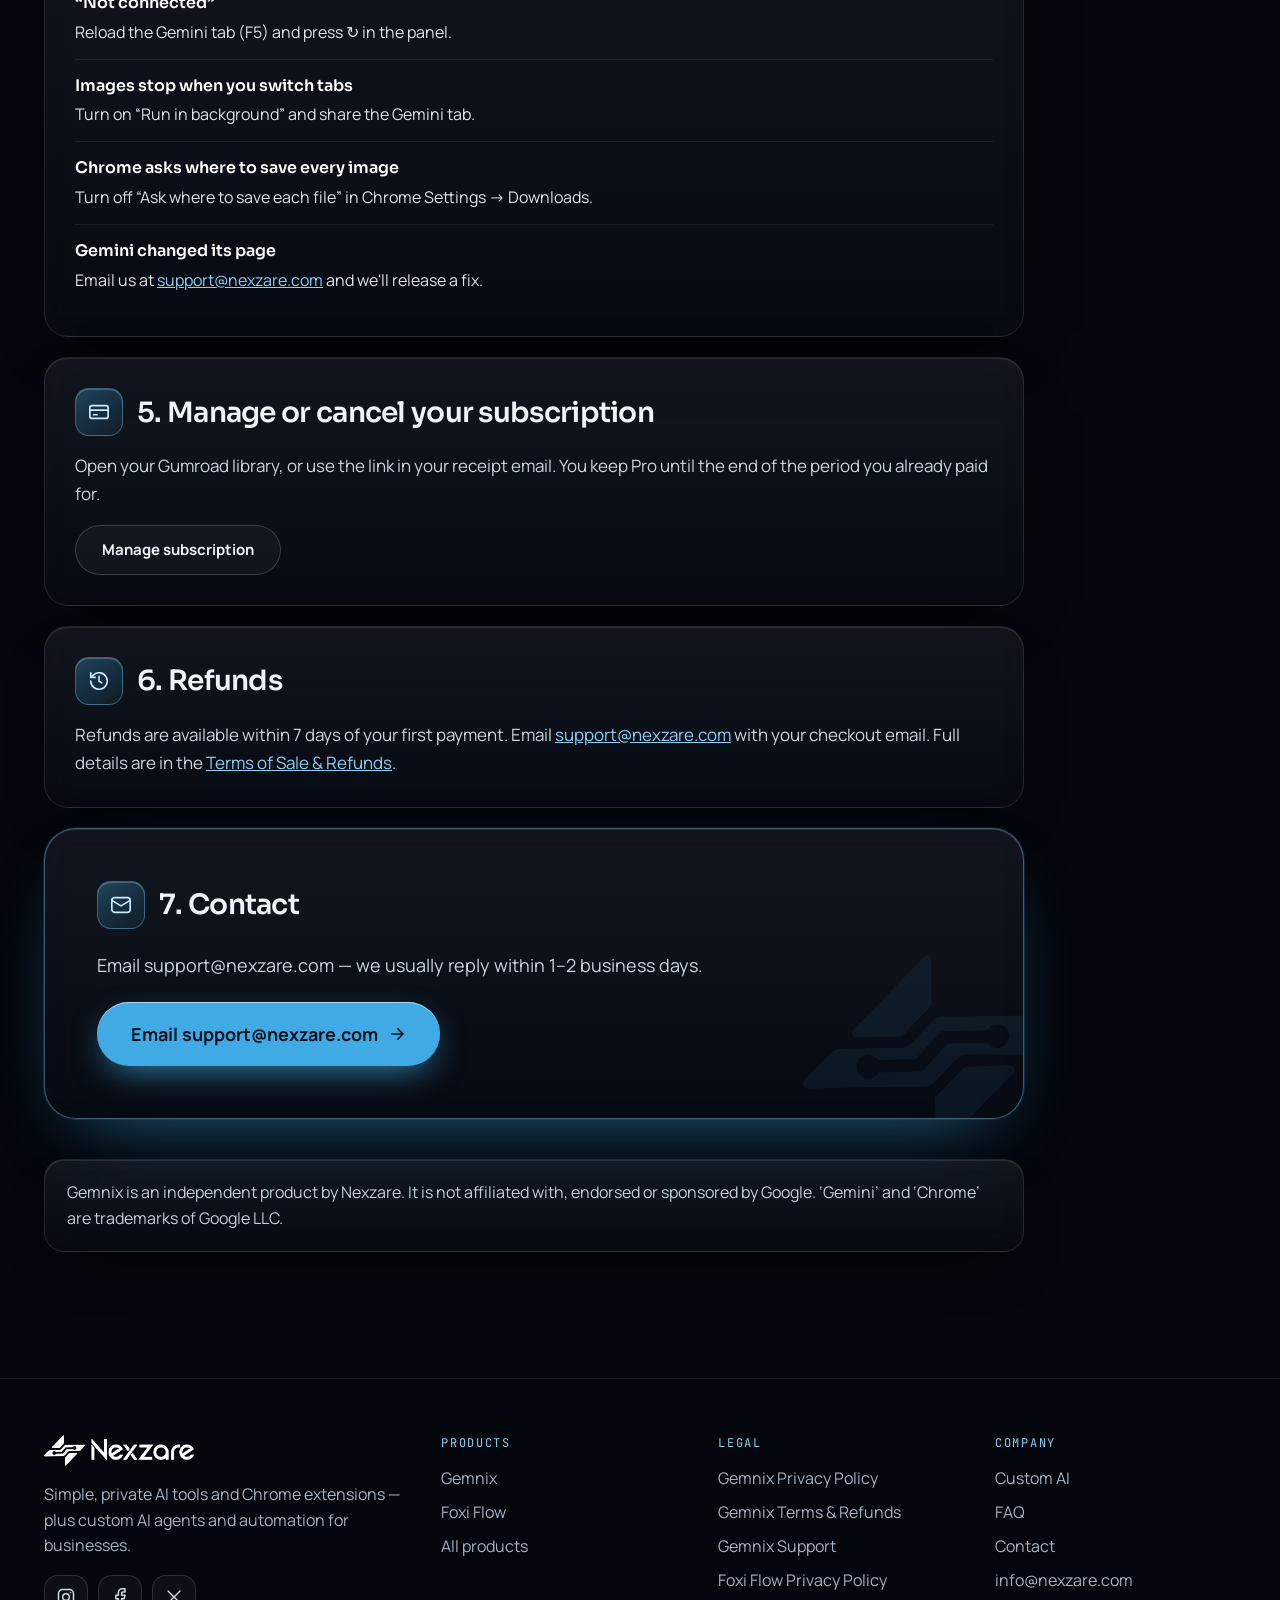
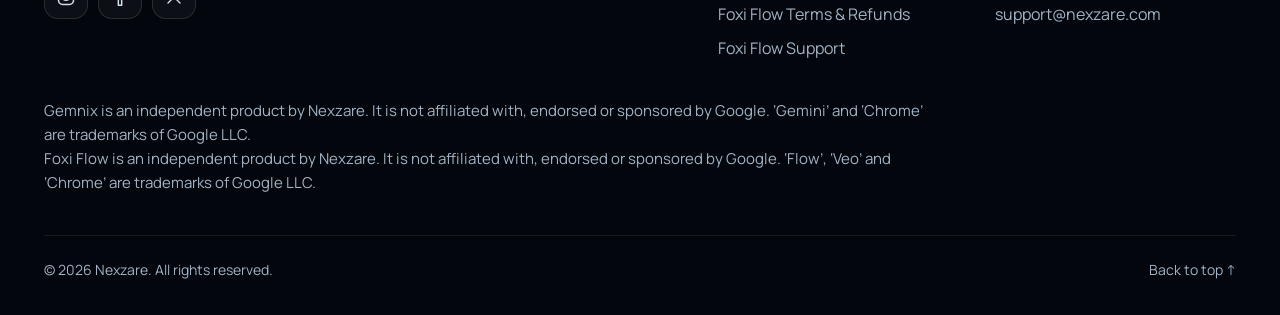
<file: gemnix/support/index.html>
<!doctype html>
<html lang="en">
<head>
<meta charset="utf-8">
<meta name="viewport" content="width=device-width, initial-scale=1">
<title>Gemnix Support | Nexzare</title>
<meta name="description" content="Help for Gemnix – Bulk Image Generator for Gemini: install, getting started, licence keys, troubleshooting, managing or cancelling your subscription, and refunds.">
<link rel="canonical" href="https://www.nexzare.com/gemnix/support">
<meta name="theme-color" content="#03060C">
<meta property="og:type" content="website">
<meta property="og:site_name" content="Nexzare">
<meta property="og:title" content="Gemnix Support | Nexzare">
<meta property="og:description" content="Help for Gemnix – Bulk Image Generator for Gemini: install, getting started, licence keys, troubleshooting, managing or cancelling your subscription, and refunds.">
<meta property="og:url" content="https://www.nexzare.com/gemnix/support">
<meta property="og:image" content="https://www.nexzare.com/gemnix/screenshot-1.png">
<meta name="twitter:card" content="summary_large_image">
<meta name="twitter:title" content="Gemnix Support | Nexzare">
<meta name="twitter:description" content="Help for Gemnix – Bulk Image Generator for Gemini: install, getting started, licence keys, troubleshooting, managing or cancelling your subscription, and refunds.">
<meta name="twitter:image" content="https://www.nexzare.com/gemnix/screenshot-1.png">
<link rel="icon" type="image/png" href="/assets/favicon.png">
<link rel="apple-touch-icon" href="/assets/logo-icon.png">
<link rel="preconnect" href="https://fonts.googleapis.com">
<link rel="preconnect" href="https://fonts.gstatic.com" crossorigin="anonymous">
<link href="https://fonts.googleapis.com/css2?family=Sora:wght@400;600;700&amp;family=Manrope:wght@400;500;600;700&amp;family=JetBrains+Mono:wght@500&amp;display=swap" rel="stylesheet">
<link rel="stylesheet" href="/css/site.css">
</head>
<body>
<div class="nz">

<a class="skip" href="#main">Skip to content</a>
<header style="position: sticky; top: 0; z-index: 30; padding: 16px 0">
<div class="wrap">
<nav class="glass navbar" aria-label="Main" style="display: flex; align-items: center; justify-content: space-between; gap: 16px; padding: 10px 10px 10px 22px; border-radius: 999px">
<a href="/" aria-label="Nexzare home" style="display: flex; align-items: center; min-height: 44px"><img class="brandlogo" src="/assets/logo-white.png" alt="Nexzare" width="136" height="28"></a>
<div class="navlinks">
<a class="navlink" href="/products">Products</a>
<a class="navlink" href="/gemnix" aria-current="page">Gemnix</a>
<a class="navlink" href="/foxi-flow">Foxi Flow</a>
<a class="navlink" href="/services">Custom AI</a>
<a class="navlink" href="/#faq">FAQ</a>
<a class="navlink" href="/#contact">Contact</a>
</div>
<div style="display: flex; gap: 8px; align-items: center">
<a class="btn btn-ghost nav-cta" href="mailto:info@nexzare.com" style="min-height: 44px; padding: 0 18px">Email us</a>
<a class="btn btn-primary" href="/gemnix" style="min-height: 44px; padding: 0 18px">Get Gemnix</a>
<details class="mnav">
<summary aria-label="Open menu"><svg class="i-bars" width="22" height="22" viewBox="0 0 24 24" fill="none" stroke="currentColor" stroke-width="2" stroke-linecap="round" aria-hidden="true"><path d="M4 7h16M4 12h16M4 17h16"></path></svg><svg class="i-x" width="22" height="22" viewBox="0 0 24 24" fill="none" stroke="currentColor" stroke-width="2" stroke-linecap="round" aria-hidden="true"><path d="M18 6 6 18M6 6l12 12"></path></svg></summary>
<div class="mnav-panel">
<a href="/products">Products</a>
<a href="/gemnix" aria-current="page">Gemnix</a>
<a href="/foxi-flow">Foxi Flow</a>
<a href="/services">Custom AI</a>
<a href="/#faq">FAQ</a>
<a href="/#contact">Contact</a>
<a href="mailto:info@nexzare.com">Email us</a>
</div>
</details>
</div>
</nav>
</div>
</header>

<main id="main">
<section id="top" class="pagehead">
<div class="gridbg"></div>
<div class="glow" style="width: 800px; height: 420px; left: 50%; margin-left: -400px; top: 80px; background: rgba(63,170,227,0.16)"></div>
<div class="wrap" style="display: flex; flex-direction: column; gap: 18px; max-width: 1240px">
<span class="tag">Gemnix · Help</span>
<h1 style="font-size: clamp(36px, 5.6vw, 68px); line-height: 1.05; max-width: 940px; font-weight: 700">Gemnix Support</h1>
<p class="lead" style="max-width: 680px">Install help, licence keys, troubleshooting, cancelling and refunds — all in one place.</p><div class="chiprow" style="margin-top: 6px">
<a class="chiplink" href="#install">Install</a>
<a class="chiplink" href="#getting-started">Getting started</a>
<a class="chiplink" href="#licence-key">Licence key</a>
<a class="chiplink" href="#troubleshooting">Troubleshooting</a>
<a class="chiplink" href="#manage">Manage or cancel</a>
<a class="chiplink" href="#refunds">Refunds</a>
<a class="chiplink" href="#contact">Contact</a>
</div>
</div>
</section>

<section aria-label="Support topics" style="padding: 0 0 110px">
<div class="wrap">
<div style="max-width: 980px; display: flex; flex-direction: column; gap: 20px">
<section id="install" class="card glass" style="display: flex; flex-direction: column; gap: 16px; scroll-margin-top: 110px">
<div style="display: flex; align-items: center; gap: 14px"><span class="ico"><svg width="22" height="22" viewBox="0 0 24 24" fill="none" stroke="currentColor" stroke-width="1.8" stroke-linecap="round" stroke-linejoin="round" aria-hidden="true"><path d="M19.4 13a2.5 2.5 0 1 0 0-2H17V7a1 1 0 0 0-1-1h-4v-.6a2.5 2.5 0 1 0-2 0V6H6a1 1 0 0 0-1 1v4h.6a2.5 2.5 0 1 1 0 2H5v4a1 1 0 0 0 1 1h10a1 1 0 0 0 1-1v-4z"></path></svg></span><h2 style="font-size: clamp(22px, 2.6vw, 28px)">1. Install</h2></div>
<p class="txt" style="font-size: 17px; color: #C9D5E1">Add Gemnix from the <a href="[CHROME WEB STORE LINK]">Chrome Web Store</a>, open <strong style="color: #FFFFFF">gemini.google.com</strong>, then click the Gemnix icon in the toolbar. If the icon is hidden, it is under the puzzle-piece (Extensions) menu; pin it.</p>
<div><a class="btn btn-primary" href="[CHROME WEB STORE LINK]">Add to Chrome — free <svg width="18" height="18" viewBox="0 0 24 24" fill="none" stroke="currentColor" stroke-width="2.2" stroke-linecap="round" stroke-linejoin="round" aria-hidden="true"><path d="M5 12h14M13 5l7 7-7 7"></path></svg></a></div>
</section>
<section id="getting-started" class="card glass" style="display: flex; flex-direction: column; gap: 16px; scroll-margin-top: 110px">
<div style="display: flex; align-items: center; gap: 14px"><span class="ico"><svg width="22" height="22" viewBox="0 0 24 24" fill="none" stroke="currentColor" stroke-width="1.8" stroke-linecap="round" stroke-linejoin="round" aria-hidden="true"><path d="M14 2H6a2 2 0 0 0-2 2v16a2 2 0 0 0 2 2h12a2 2 0 0 0 2-2V8z"></path><path d="M14 2v6h6M8 13h8M8 17h5"></path></svg></span><h2 style="font-size: clamp(22px, 2.6vw, 28px)">2. Getting started</h2></div>
<ol class="list" style="counter-reset: s">
<li><span class="stepno" style="flex: 0 0 auto; padding-top: 3px">01</span><span>Install Gemnix from the Chrome Web Store and open <strong>gemini.google.com</strong>.</span></li>
<li><span class="stepno" style="flex: 0 0 auto; padding-top: 3px">02</span><span>Click the Gemnix icon; the side panel opens next to Gemini.</span></li>
<li><span class="stepno" style="flex: 0 0 auto; padding-top: 3px">03</span><span>Choose your prompt file, add a reference image if you want one, and press <strong>Start</strong>.</span></li>
<li><span class="stepno" style="flex: 0 0 auto; padding-top: 3px">04</span><span>Your images download automatically. Turn on <strong>&ldquo;Run in background&rdquo;</strong> to keep working in other tabs.</span></li>
</ol>
</section>
<section id="licence-key" class="card glass" style="display: flex; flex-direction: column; gap: 16px; scroll-margin-top: 110px">
<div style="display: flex; align-items: center; gap: 14px"><span class="ico"><svg width="22" height="22" viewBox="0 0 24 24" fill="none" stroke="currentColor" stroke-width="1.8" stroke-linecap="round" stroke-linejoin="round" aria-hidden="true"><circle cx="8" cy="15" r="4"></circle><path d="M10.8 12.2 20 3M17 6l3 3M14.5 8.5l2 2"></path></svg></span><h2 style="font-size: clamp(22px, 2.6vw, 28px)">3. Licence key</h2></div>
<ul class="list">
<li><svg width="20" height="20" viewBox="0 0 24 24" fill="none" stroke="#3FAAE3" stroke-width="2.4" stroke-linecap="round" stroke-linejoin="round" aria-hidden="true" style="flex: 0 0 auto; margin-top: 2px"><path d="M20 6 9 17l-5-5"></path></svg><span>After buying Gemnix Pro you get the key by email from Gumroad.</span></li>
<li><svg width="20" height="20" viewBox="0 0 24 24" fill="none" stroke="#3FAAE3" stroke-width="2.4" stroke-linecap="round" stroke-linejoin="round" aria-hidden="true" style="flex: 0 0 auto; margin-top: 2px"><path d="M20 6 9 17l-5-5"></path></svg><span>In the side panel, click <strong>&ldquo;I have a key&rdquo;</strong>, paste it and press <strong>Activate</strong>.</span></li>
<li><svg width="20" height="20" viewBox="0 0 24 24" fill="none" stroke="#3FAAE3" stroke-width="2.4" stroke-linecap="round" stroke-linejoin="round" aria-hidden="true" style="flex: 0 0 auto; margin-top: 2px"><path d="M20 6 9 17l-5-5"></path></svg><span>One key works on up to 3 devices. Removing the key does not free a slot. If you change computers and hit the limit, email support@nexzare.com and we'll reset it.</span></li>
<li><svg width="20" height="20" viewBox="0 0 24 24" fill="none" stroke="#3FAAE3" stroke-width="2.4" stroke-linecap="round" stroke-linejoin="round" aria-hidden="true" style="flex: 0 0 auto; margin-top: 2px"><path d="M20 6 9 17l-5-5"></path></svg><span>If activation fails, check the whole key was copied and that you are online.</span></li>
</ul>
</section>
<section id="troubleshooting" class="card glass" style="display: flex; flex-direction: column; gap: 16px; scroll-margin-top: 110px">
<div style="display: flex; align-items: center; gap: 14px"><span class="ico"><svg width="22" height="22" viewBox="0 0 24 24" fill="none" stroke="currentColor" stroke-width="1.8" stroke-linecap="round" stroke-linejoin="round" aria-hidden="true"><path d="M14.7 6.3a4 4 0 0 0 5 5L22 14l-8 8-2.3-2.3 6-6-1.4-1.4-6 6L8 16l6-6-1.4-1.4-6 6L4.3 12.3l8-8z"></path></svg></span><h2 style="font-size: clamp(22px, 2.6vw, 28px)">4. Troubleshooting</h2></div>
<ul class="list">
<li style="display: block"><strong style="display: block; color: #FFFFFF; font-family: 'Sora', sans-serif; font-weight: 600; margin-bottom: 4px">&ldquo;Not connected&rdquo;</strong><span>Reload the Gemini tab (F5) and press ↻ in the panel.</span></li>
<li style="display: block"><strong style="display: block; color: #FFFFFF; font-family: 'Sora', sans-serif; font-weight: 600; margin-bottom: 4px">Images stop when you switch tabs</strong><span>Turn on &ldquo;Run in background&rdquo; and share the Gemini tab.</span></li>
<li style="display: block"><strong style="display: block; color: #FFFFFF; font-family: 'Sora', sans-serif; font-weight: 600; margin-bottom: 4px">Chrome asks where to save every image</strong><span>Turn off &ldquo;Ask where to save each file&rdquo; in Chrome Settings → Downloads.</span></li>
<li style="display: block"><strong style="display: block; color: #FFFFFF; font-family: 'Sora', sans-serif; font-weight: 600; margin-bottom: 4px">Gemini changed its page</strong><span>Email us at <a href="mailto:support@nexzare.com">support@nexzare.com</a> and we'll release a fix.</span></li>
</ul>
</section>
<section id="manage" class="card glass" style="display: flex; flex-direction: column; gap: 16px; scroll-margin-top: 110px">
<div style="display: flex; align-items: center; gap: 14px"><span class="ico"><svg width="22" height="22" viewBox="0 0 24 24" fill="none" stroke="currentColor" stroke-width="1.8" stroke-linecap="round" stroke-linejoin="round" aria-hidden="true"><rect x="2" y="5" width="20" height="14" rx="2.5"></rect><path d="M2 10h20M6 15h4"></path></svg></span><h2 style="font-size: clamp(22px, 2.6vw, 28px)">5. Manage or cancel your subscription</h2></div>
<p class="txt" style="font-size: 17px; color: #C9D5E1">Open your Gumroad library, or use the link in your receipt email. You keep Pro until the end of the period you already paid for.</p>
<div><a class="btn btn-ghost" href="https://app.gumroad.com/library">Manage subscription</a></div>
</section>
<section id="refunds" class="card glass" style="display: flex; flex-direction: column; gap: 16px; scroll-margin-top: 110px">
<div style="display: flex; align-items: center; gap: 14px"><span class="ico"><svg width="22" height="22" viewBox="0 0 24 24" fill="none" stroke="currentColor" stroke-width="1.8" stroke-linecap="round" stroke-linejoin="round" aria-hidden="true"><path d="M3 12a9 9 0 1 0 3-6.7L3 8"></path><path d="M3 3v5h5M12 7v5l3 2"></path></svg></span><h2 style="font-size: clamp(22px, 2.6vw, 28px)">6. Refunds</h2></div>
<p class="txt" style="font-size: 17px; color: #C9D5E1">Refunds are available within 7 days of your first payment. Email <a href="mailto:support@nexzare.com">support@nexzare.com</a> with your checkout email. Full details are in the <a href="/gemnix/terms">Terms of Sale &amp; Refunds</a>.</p>
</section>
<section id="contact" class="card glass hl" style="border-radius: 32px; padding: clamp(28px, 4.5vw, 52px); display: flex; flex-direction: column; gap: 22px; scroll-margin-top: 110px">
<img src="/assets/logo-icon.png" alt="" aria-hidden="true" style="position: absolute; right: -40px; bottom: -30px; width: 260px; height: auto; opacity: .08">
<div style="display: flex; align-items: center; gap: 14px; position: relative"><span class="ico"><svg width="22" height="22" viewBox="0 0 24 24" fill="none" stroke="currentColor" stroke-width="1.8" stroke-linecap="round" stroke-linejoin="round" aria-hidden="true"><rect x="2" y="4" width="20" height="16" rx="3"></rect><path d="m22 7-10 6L2 7"></path></svg></span><h2 style="font-size: clamp(22px, 2.6vw, 28px)">7. Contact</h2></div>
<p class="lead" style="position: relative; color: #C9D5E1">Email support@nexzare.com — we usually reply within 1–2 business days.</p>
<div style="position: relative"><a class="btn btn-primary" href="mailto:support@nexzare.com?subject=Gemnix%20support" style="min-height: 64px; padding: 0 34px; font-size: 18px; word-break: break-all">Email support@nexzare.com
<svg width="18" height="18" viewBox="0 0 24 24" fill="none" stroke="currentColor" stroke-width="2.2" stroke-linecap="round" stroke-linejoin="round" aria-hidden="true"><path d="M5 12h14M13 5l7 7-7 7"></path></svg></a></div>
</section>
<p class="note glass" style="margin-top: 20px">Gemnix is an independent product by Nexzare. It is not affiliated with, endorsed or sponsored by Google. &lsquo;Gemini&rsquo; and &lsquo;Chrome&rsquo; are trademarks of Google LLC.</p>
</div>
</div>
</section>

</main>

<footer style="padding: 56px 0 36px; border-top: 1px solid rgba(255,255,255,.08); position: relative; z-index: 2">
<div class="wrap" style="display: flex; flex-direction: column; gap: 40px">
<div class="fgrid">
<div class="fcol fbrand" style="gap: 16px; max-width: 380px">
<img src="/assets/logo-white.png" alt="Nexzare" width="150" height="31" style="width: 150px; height: auto">
<p class="muted" style="margin: 0; font-size: 16px; line-height: 1.6">Simple, private AI tools and Chrome extensions — plus custom AI agents and automation for businesses.</p>
<div style="display: flex; gap: 10px">
<a class="soc" href="https://www.instagram.com/nexzare.llc" aria-label="Nexzare on Instagram"><svg width="20" height="20" viewBox="0 0 24 24" fill="none" stroke="currentColor" stroke-width="1.8" stroke-linecap="round" stroke-linejoin="round" aria-hidden="true"><rect x="3" y="3" width="18" height="18" rx="5"></rect><circle cx="12" cy="12" r="4"></circle><path d="M17.5 6.5h.01"></path></svg></a>
<a class="soc" href="https://www.facebook.com/profile.php?id=61578299108655" aria-label="Nexzare on Facebook"><svg width="20" height="20" viewBox="0 0 24 24" fill="none" stroke="currentColor" stroke-width="1.8" stroke-linecap="round" stroke-linejoin="round" aria-hidden="true"><path d="M18 2h-3a5 5 0 0 0-5 5v3H7v4h3v8h4v-8h3l1-4h-4V7a1 1 0 0 1 1-1h3z"></path></svg></a>
<a class="soc" href="https://x.com/nexzarellc" aria-label="Nexzare on X"><svg width="18" height="18" viewBox="0 0 24 24" fill="none" stroke="currentColor" stroke-width="1.8" stroke-linecap="round" stroke-linejoin="round" aria-hidden="true"><path d="M4 4l16 16M20 4L4 20"></path></svg></a>
</div>
</div>
<nav class="fcol" aria-label="Products">
<p class="fhead">Products</p>
<a class="flink" href="/gemnix">Gemnix</a>
<a class="flink" href="/foxi-flow">Foxi Flow</a>
<a class="flink" href="/products">All products</a>
</nav>
<nav class="fcol" aria-label="Legal">
<p class="fhead">Legal</p>
<a class="flink" href="/gemnix/privacy">Gemnix Privacy Policy</a>
<a class="flink" href="/gemnix/terms">Gemnix Terms &amp; Refunds</a>
<a class="flink" href="/gemnix/support">Gemnix Support</a>
<a class="flink" href="/foxi-flow/privacy">Foxi Flow Privacy Policy</a>
<a class="flink" href="/foxi-flow/terms">Foxi Flow Terms &amp; Refunds</a>
<a class="flink" href="/foxi-flow/support">Foxi Flow Support</a>
</nav>
<nav class="fcol" aria-label="Company">
<p class="fhead">Company</p>
<a class="flink" href="/services">Custom AI</a>
<a class="flink" href="/#faq">FAQ</a>
<a class="flink" href="/#contact">Contact</a>
<a class="flink" href="mailto:info@nexzare.com">info@nexzare.com</a>
<a class="flink" href="mailto:support@nexzare.com">support@nexzare.com</a>
</nav>
</div>
<p class="tm">Gemnix is an independent product by Nexzare. It is not affiliated with, endorsed or sponsored by Google. &lsquo;Gemini&rsquo; and &lsquo;Chrome&rsquo; are trademarks of Google LLC.<br>Foxi Flow is an independent product by Nexzare. It is not affiliated with, endorsed or sponsored by Google. &lsquo;Flow&rsquo;, &lsquo;Veo&rsquo; and &lsquo;Chrome&rsquo; are trademarks of Google LLC.</p>
<div style="display: flex; justify-content: space-between; flex-wrap: wrap; gap: 12px; padding-top: 24px; border-top: 1px solid rgba(255,255,255,.08)">
<span class="muted" style="font-size: 14px">© 2026 Nexzare. All rights reserved.</span>
<a class="flink" href="#top" style="font-size: 14px">Back to top ↑</a>
</div>
</div>
</footer>

</div>
</body>
</html>
</file>
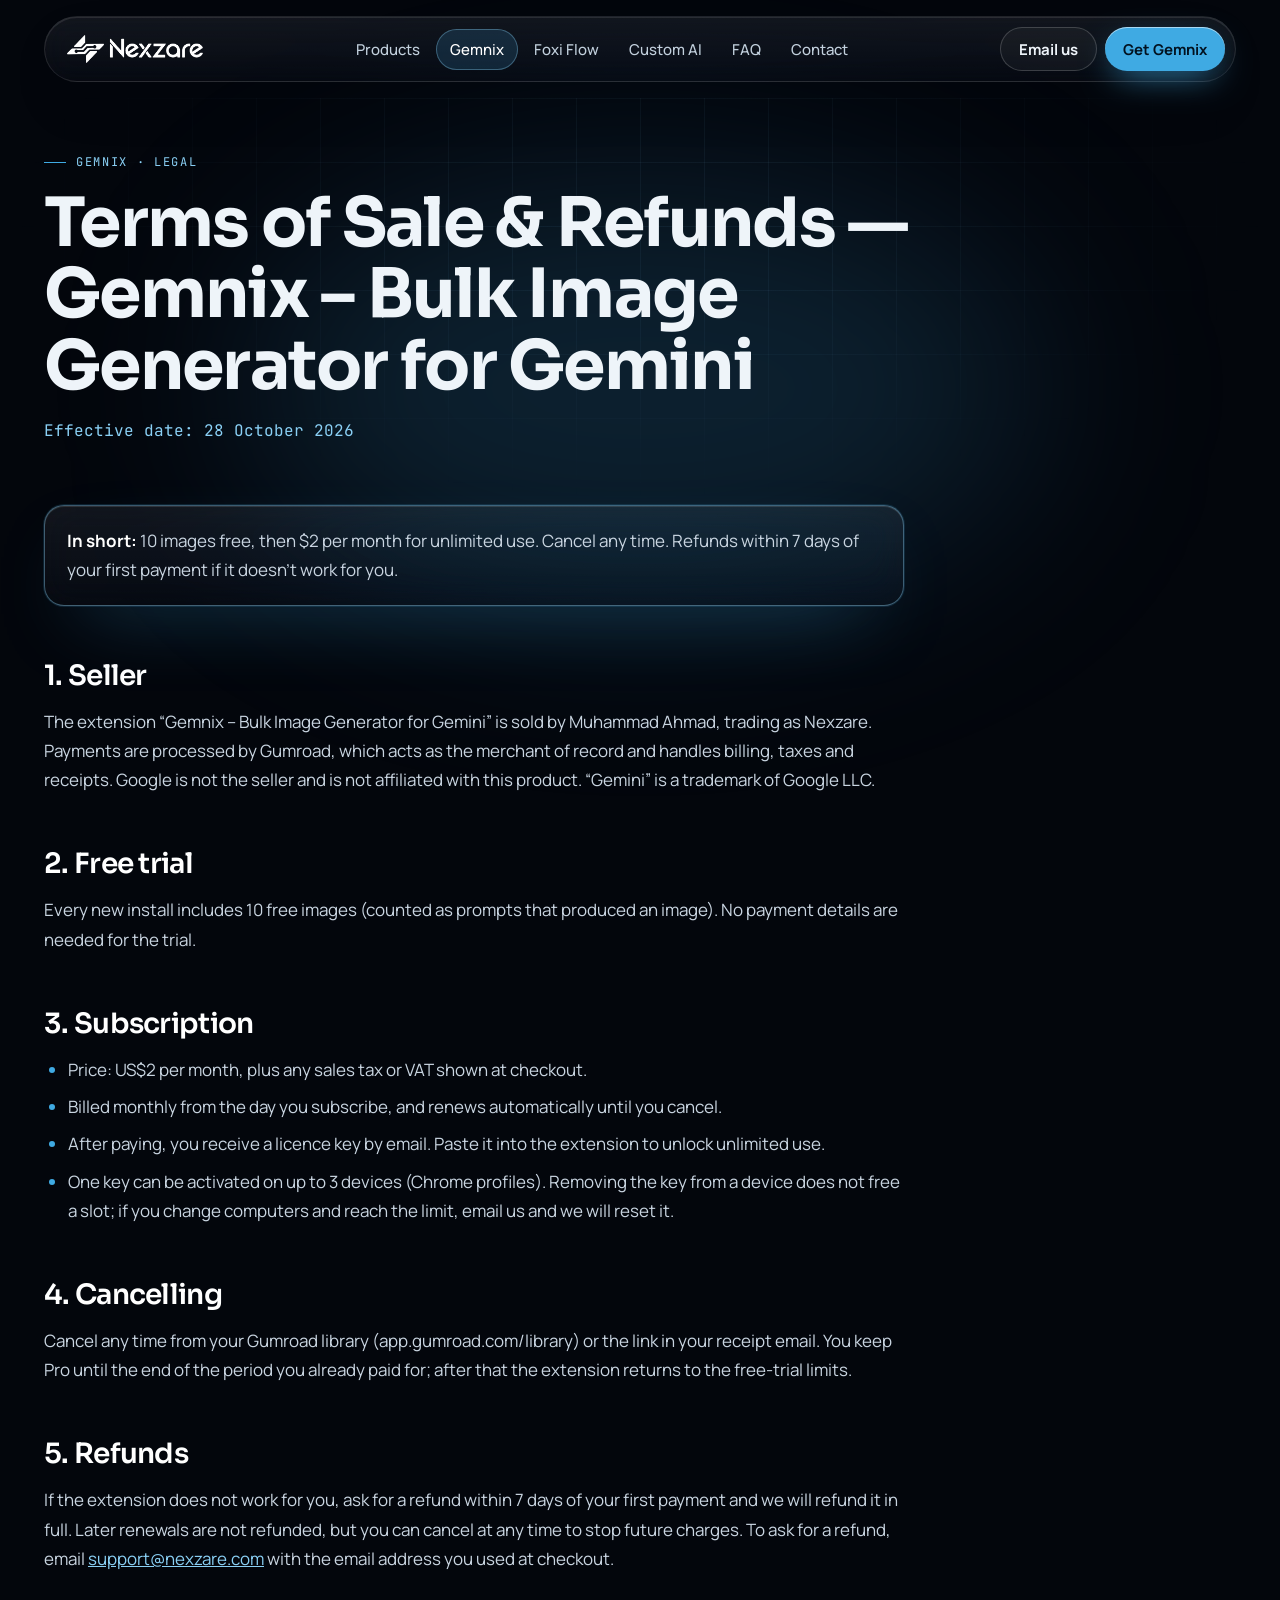
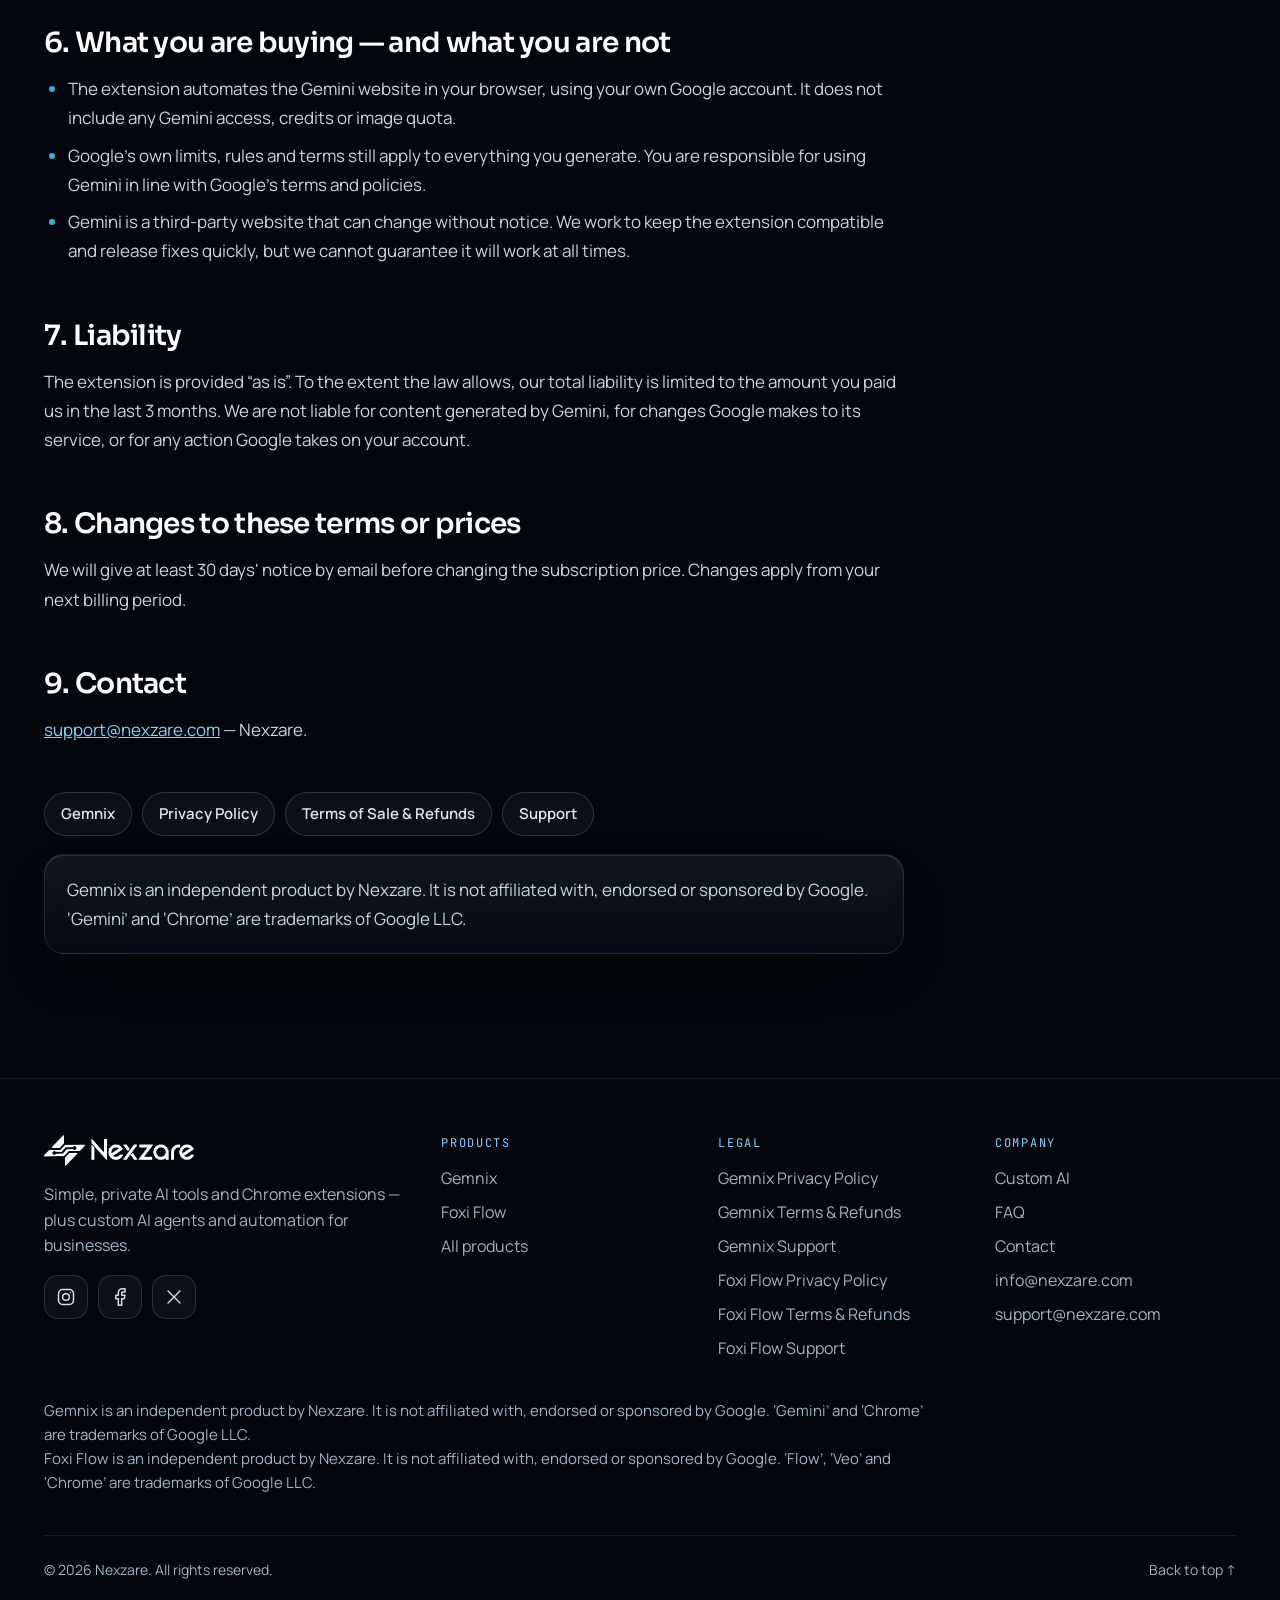
<file: gemnix/terms/index.html>
<!doctype html>
<html lang="en">
<head>
<meta charset="utf-8">
<meta name="viewport" content="width=device-width, initial-scale=1">
<title>Terms of Sale & Refunds — Gemnix – Bulk Image Generator for Gemini | Nexzare</title>
<meta name="description" content="Terms of Sale and Refunds for Gemnix – Bulk Image Generator for Gemini: 10 images free, then US$2 per month, cancel any time, refunds within 7 days of your first payment.">
<link rel="canonical" href="https://www.nexzare.com/gemnix/terms">
<meta name="theme-color" content="#03060C">
<meta property="og:type" content="website">
<meta property="og:site_name" content="Nexzare">
<meta property="og:title" content="Terms of Sale & Refunds — Gemnix – Bulk Image Generator for Gemini | Nexzare">
<meta property="og:description" content="Terms of Sale and Refunds for Gemnix – Bulk Image Generator for Gemini: 10 images free, then US$2 per month, cancel any time, refunds within 7 days of your first payment.">
<meta property="og:url" content="https://www.nexzare.com/gemnix/terms">
<meta property="og:image" content="https://www.nexzare.com/gemnix/screenshot-1.png">
<meta name="twitter:card" content="summary_large_image">
<meta name="twitter:title" content="Terms of Sale & Refunds — Gemnix – Bulk Image Generator for Gemini | Nexzare">
<meta name="twitter:description" content="Terms of Sale and Refunds for Gemnix – Bulk Image Generator for Gemini: 10 images free, then US$2 per month, cancel any time, refunds within 7 days of your first payment.">
<meta name="twitter:image" content="https://www.nexzare.com/gemnix/screenshot-1.png">
<link rel="icon" type="image/png" href="/assets/favicon.png">
<link rel="apple-touch-icon" href="/assets/logo-icon.png">
<link rel="preconnect" href="https://fonts.googleapis.com">
<link rel="preconnect" href="https://fonts.gstatic.com" crossorigin="anonymous">
<link href="https://fonts.googleapis.com/css2?family=Sora:wght@400;600;700&amp;family=Manrope:wght@400;500;600;700&amp;family=JetBrains+Mono:wght@500&amp;display=swap" rel="stylesheet">
<link rel="stylesheet" href="/css/site.css">
</head>
<body>
<div class="nz">

<a class="skip" href="#main">Skip to content</a>
<header style="position: sticky; top: 0; z-index: 30; padding: 16px 0">
<div class="wrap">
<nav class="glass navbar" aria-label="Main" style="display: flex; align-items: center; justify-content: space-between; gap: 16px; padding: 10px 10px 10px 22px; border-radius: 999px">
<a href="/" aria-label="Nexzare home" style="display: flex; align-items: center; min-height: 44px"><img class="brandlogo" src="/assets/logo-white.png" alt="Nexzare" width="136" height="28"></a>
<div class="navlinks">
<a class="navlink" href="/products">Products</a>
<a class="navlink" href="/gemnix" aria-current="page">Gemnix</a>
<a class="navlink" href="/foxi-flow">Foxi Flow</a>
<a class="navlink" href="/services">Custom AI</a>
<a class="navlink" href="/#faq">FAQ</a>
<a class="navlink" href="/#contact">Contact</a>
</div>
<div style="display: flex; gap: 8px; align-items: center">
<a class="btn btn-ghost nav-cta" href="mailto:info@nexzare.com" style="min-height: 44px; padding: 0 18px">Email us</a>
<a class="btn btn-primary" href="/gemnix" style="min-height: 44px; padding: 0 18px">Get Gemnix</a>
<details class="mnav">
<summary aria-label="Open menu"><svg class="i-bars" width="22" height="22" viewBox="0 0 24 24" fill="none" stroke="currentColor" stroke-width="2" stroke-linecap="round" aria-hidden="true"><path d="M4 7h16M4 12h16M4 17h16"></path></svg><svg class="i-x" width="22" height="22" viewBox="0 0 24 24" fill="none" stroke="currentColor" stroke-width="2" stroke-linecap="round" aria-hidden="true"><path d="M18 6 6 18M6 6l12 12"></path></svg></summary>
<div class="mnav-panel">
<a href="/products">Products</a>
<a href="/gemnix" aria-current="page">Gemnix</a>
<a href="/foxi-flow">Foxi Flow</a>
<a href="/services">Custom AI</a>
<a href="/#faq">FAQ</a>
<a href="/#contact">Contact</a>
<a href="mailto:info@nexzare.com">Email us</a>
</div>
</details>
</div>
</nav>
</div>
</header>

<main id="main">
<section id="top" class="pagehead">
<div class="gridbg"></div>
<div class="glow" style="width: 800px; height: 420px; left: 50%; margin-left: -400px; top: 80px; background: rgba(63,170,227,0.16)"></div>
<div class="wrap" style="display: flex; flex-direction: column; gap: 18px; max-width: 1240px">
<span class="tag">Gemnix · Legal</span>
<h1 style="font-size: clamp(36px, 5.6vw, 68px); line-height: 1.05; max-width: 940px; font-weight: 700">Terms of Sale &amp; Refunds — Gemnix – Bulk Image Generator for Gemini</h1>
<p class="mono" style="margin: 0; font-size: 16px; color: #8AD0F5">Effective date: 28 October 2026</p>
</div>
</section>

<section aria-label="Terms of Sale &amp; Refunds — Gemnix – Bulk Image Generator for Gemini" style="padding: 0 0 110px">
<div class="wrap">
<div class="prose">
<div class="note glass hl" style="margin-bottom: 44px"><p style="margin: 0"><strong>In short:</strong> 10 images free, then $2 per month for unlimited use. Cancel any time. Refunds within 7 days of your first payment if it doesn't work for you.</p></div>
<h2 id="seller">1. Seller</h2>
<p>The extension &ldquo;Gemnix – Bulk Image Generator for Gemini&rdquo; is sold by Muhammad Ahmad, trading as Nexzare. Payments are processed by Gumroad, which acts as the merchant of record and handles billing, taxes and receipts. Google is not the seller and is not affiliated with this product. &ldquo;Gemini&rdquo; is a trademark of Google LLC.</p>

<h2 id="free-trial">2. Free trial</h2>
<p>Every new install includes 10 free images (counted as prompts that produced an image). No payment details are needed for the trial.</p>

<h2 id="subscription">3. Subscription</h2>
<ul>
<li>Price: US$2 per month, plus any sales tax or VAT shown at checkout.</li>
<li>Billed monthly from the day you subscribe, and renews automatically until you cancel.</li>
<li>After paying, you receive a licence key by email. Paste it into the extension to unlock unlimited use.</li>
<li>One key can be activated on up to 3 devices (Chrome profiles). Removing the key from a device does not free a slot; if you change computers and reach the limit, email us and we will reset it.</li>
</ul>

<h2 id="cancelling">4. Cancelling</h2>
<p>Cancel any time from your Gumroad library (app.gumroad.com/library) or the link in your receipt email. You keep Pro until the end of the period you already paid for; after that the extension returns to the free-trial limits.</p>

<h2 id="refunds">5. Refunds</h2>
<p>If the extension does not work for you, ask for a refund within 7 days of your first payment and we will refund it in full. Later renewals are not refunded, but you can cancel at any time to stop future charges. To ask for a refund, email <a href="mailto:support@nexzare.com">support@nexzare.com</a> with the email address you used at checkout.</p>

<h2 id="what-you-are-buying">6. What you are buying — and what you are not</h2>
<ul>
<li>The extension automates the Gemini website in your browser, using your own Google account. It does not include any Gemini access, credits or image quota.</li>
<li>Google's own limits, rules and terms still apply to everything you generate. You are responsible for using Gemini in line with Google's terms and policies.</li>
<li>Gemini is a third-party website that can change without notice. We work to keep the extension compatible and release fixes quickly, but we cannot guarantee it will work at all times.</li>
</ul>

<h2 id="liability">7. Liability</h2>
<p>The extension is provided &ldquo;as is&rdquo;. To the extent the law allows, our total liability is limited to the amount you paid us in the last 3 months. We are not liable for content generated by Gemini, for changes Google makes to its service, or for any action Google takes on your account.</p>

<h2 id="changes">8. Changes to these terms or prices</h2>
<p>We will give at least 30 days' notice by email before changing the subscription price. Changes apply from your next billing period.</p>

<h2 id="contact">9. Contact</h2>
<p><a href="mailto:support@nexzare.com">support@nexzare.com</a> — Nexzare.</p>
</div>
<div class="prose" style="margin-top: 48px">
<div class="chiprow" style="margin-bottom: 18px">
<a class="chiplink" href="/gemnix">Gemnix</a>
<a class="chiplink" href="/gemnix/privacy">Privacy Policy</a>
<a class="chiplink" href="/gemnix/terms">Terms of Sale &amp; Refunds</a>
<a class="chiplink" href="/gemnix/support">Support</a>
</div>
<p class="note glass">Gemnix is an independent product by Nexzare. It is not affiliated with, endorsed or sponsored by Google. &lsquo;Gemini&rsquo; and &lsquo;Chrome&rsquo; are trademarks of Google LLC.</p>
</div>
</div>
</section>

</main>

<footer style="padding: 56px 0 36px; border-top: 1px solid rgba(255,255,255,.08); position: relative; z-index: 2">
<div class="wrap" style="display: flex; flex-direction: column; gap: 40px">
<div class="fgrid">
<div class="fcol fbrand" style="gap: 16px; max-width: 380px">
<img src="/assets/logo-white.png" alt="Nexzare" width="150" height="31" style="width: 150px; height: auto">
<p class="muted" style="margin: 0; font-size: 16px; line-height: 1.6">Simple, private AI tools and Chrome extensions — plus custom AI agents and automation for businesses.</p>
<div style="display: flex; gap: 10px">
<a class="soc" href="https://www.instagram.com/nexzare.llc" aria-label="Nexzare on Instagram"><svg width="20" height="20" viewBox="0 0 24 24" fill="none" stroke="currentColor" stroke-width="1.8" stroke-linecap="round" stroke-linejoin="round" aria-hidden="true"><rect x="3" y="3" width="18" height="18" rx="5"></rect><circle cx="12" cy="12" r="4"></circle><path d="M17.5 6.5h.01"></path></svg></a>
<a class="soc" href="https://www.facebook.com/profile.php?id=61578299108655" aria-label="Nexzare on Facebook"><svg width="20" height="20" viewBox="0 0 24 24" fill="none" stroke="currentColor" stroke-width="1.8" stroke-linecap="round" stroke-linejoin="round" aria-hidden="true"><path d="M18 2h-3a5 5 0 0 0-5 5v3H7v4h3v8h4v-8h3l1-4h-4V7a1 1 0 0 1 1-1h3z"></path></svg></a>
<a class="soc" href="https://x.com/nexzarellc" aria-label="Nexzare on X"><svg width="18" height="18" viewBox="0 0 24 24" fill="none" stroke="currentColor" stroke-width="1.8" stroke-linecap="round" stroke-linejoin="round" aria-hidden="true"><path d="M4 4l16 16M20 4L4 20"></path></svg></a>
</div>
</div>
<nav class="fcol" aria-label="Products">
<p class="fhead">Products</p>
<a class="flink" href="/gemnix">Gemnix</a>
<a class="flink" href="/foxi-flow">Foxi Flow</a>
<a class="flink" href="/products">All products</a>
</nav>
<nav class="fcol" aria-label="Legal">
<p class="fhead">Legal</p>
<a class="flink" href="/gemnix/privacy">Gemnix Privacy Policy</a>
<a class="flink" href="/gemnix/terms">Gemnix Terms &amp; Refunds</a>
<a class="flink" href="/gemnix/support">Gemnix Support</a>
<a class="flink" href="/foxi-flow/privacy">Foxi Flow Privacy Policy</a>
<a class="flink" href="/foxi-flow/terms">Foxi Flow Terms &amp; Refunds</a>
<a class="flink" href="/foxi-flow/support">Foxi Flow Support</a>
</nav>
<nav class="fcol" aria-label="Company">
<p class="fhead">Company</p>
<a class="flink" href="/services">Custom AI</a>
<a class="flink" href="/#faq">FAQ</a>
<a class="flink" href="/#contact">Contact</a>
<a class="flink" href="mailto:info@nexzare.com">info@nexzare.com</a>
<a class="flink" href="mailto:support@nexzare.com">support@nexzare.com</a>
</nav>
</div>
<p class="tm">Gemnix is an independent product by Nexzare. It is not affiliated with, endorsed or sponsored by Google. &lsquo;Gemini&rsquo; and &lsquo;Chrome&rsquo; are trademarks of Google LLC.<br>Foxi Flow is an independent product by Nexzare. It is not affiliated with, endorsed or sponsored by Google. &lsquo;Flow&rsquo;, &lsquo;Veo&rsquo; and &lsquo;Chrome&rsquo; are trademarks of Google LLC.</p>
<div style="display: flex; justify-content: space-between; flex-wrap: wrap; gap: 12px; padding-top: 24px; border-top: 1px solid rgba(255,255,255,.08)">
<span class="muted" style="font-size: 14px">© 2026 Nexzare. All rights reserved.</span>
<a class="flink" href="#top" style="font-size: 14px">Back to top ↑</a>
</div>
</div>
</footer>

</div>
</body>
</html>
</file>
<file: css/site.css>
body{margin:0;background:#03060C}
html{scroll-behavior:smooth}
a{color:#8AD0F5}a:hover{color:#C9EBFC}
*{box-sizing:border-box}
.nz{font-family:'Manrope',system-ui,sans-serif;color:#EEF4F9;background:#03060C;overflow:hidden;position:relative}
.nz h1,.nz h2,.nz h3,.nz h4{font-family:'Sora',system-ui,sans-serif;margin:0;letter-spacing:-0.025em;font-weight:600}
.mono{font-family:'JetBrains Mono',ui-monospace,monospace}
.wrap{width:100%;max-width:1240px;margin:0 auto;padding:0 24px;position:relative;z-index:2}
.glass{background:linear-gradient(180deg,rgba(255,255,255,.065),rgba(255,255,255,.02));border:1px solid rgba(255,255,255,.10);box-shadow:inset 0 1px 0 rgba(255,255,255,.10),0 24px 60px -30px rgba(0,0,0,.8);backdrop-filter:blur(16px) saturate(140%);-webkit-backdrop-filter:blur(16px) saturate(140%)}
.navlink{color:#C2D0DD;text-decoration:none;font-size:15px;font-weight:500;padding:10px 14px;border-radius:999px}
.navlink:hover{color:#FFFFFF;background:rgba(255,255,255,.06)}
.navlinks{display:flex;gap:2px}
.btn{display:inline-flex;align-items:center;justify-content:center;gap:10px;min-height:50px;padding:0 26px;border-radius:999px;font-weight:700;font-size:15px;text-decoration:none;transition:transform .2s ease,box-shadow .2s ease,border-color .2s ease}
.btn:hover{transform:translateY(-2px)}
.btn-primary{background:#3FAAE3;color:#021220;box-shadow:0 12px 34px -10px rgba(63,170,227,.8),inset 0 1px 0 rgba(255,255,255,.55)}
.btn-primary:hover{color:#021220;box-shadow:0 16px 44px -10px rgba(63,170,227,1),inset 0 1px 0 rgba(255,255,255,.55)}
.btn-ghost{color:#EEF4F9;border:1px solid rgba(255,255,255,.18);background:rgba(255,255,255,.04)}
.btn-ghost:hover{color:#FFFFFF;border-color:rgba(138,208,245,.65)}
.tag{display:inline-flex;align-items:center;gap:10px;font-family:'JetBrains Mono',monospace;font-size:12px;letter-spacing:.14em;text-transform:uppercase;color:#8AD0F5}
.tag::before{content:"";width:22px;height:1px;background:#3FAAE3}
.h2{font-size:clamp(34px,4.6vw,60px);line-height:1.05}
.lead{font-size:18px;line-height:1.65;color:#A3B3C4;margin:0}
.muted{color:#A3B3C4}
.ico{width:48px;height:48px;border-radius:14px;display:flex;align-items:center;justify-content:center;flex:0 0 auto;background:linear-gradient(145deg,rgba(63,170,227,.32),rgba(63,170,227,.06));border:1px solid rgba(138,208,245,.35);color:#C9EBFC;box-shadow:inset 0 1px 0 rgba(255,255,255,.22)}
.g2{display:grid;grid-template-columns:repeat(2,minmax(0,1fr));gap:20px}
.g3{display:grid;grid-template-columns:repeat(3,minmax(0,1fr));gap:20px}
.g4{display:grid;grid-template-columns:repeat(4,minmax(0,1fr));gap:20px}
.card{border-radius:24px;padding:30px;position:relative;overflow:hidden}
.glow{position:absolute;border-radius:50%;filter:blur(100px);pointer-events:none;z-index:0}
.gridbg{position:absolute;inset:0;z-index:0;pointer-events:none;background-image:linear-gradient(rgba(138,208,245,.06) 1px,transparent 1px),linear-gradient(90deg,rgba(138,208,245,.06) 1px,transparent 1px);background-size:64px 64px;-webkit-mask-image:radial-gradient(ellipse at 50% 30%,#000 20%,transparent 70%);mask-image:radial-gradient(ellipse at 50% 30%,#000 20%,transparent 70%)}

/* ===== 3D AI chip ===== */
.stage{position:relative;height:640px;perspective:1600px;perspective-origin:50% 30%}
.board{position:absolute;left:50%;top:50%;width:560px;height:560px;margin:-280px 0 0 -280px;transform-style:preserve-3d;transform:rotateX(56deg) rotateZ(-42deg);animation:sway 12s ease-in-out infinite;border-radius:40px;background:linear-gradient(135deg,#0C0F13 0%,#07090C 55%,#0A0D11 100%);border:1px solid rgba(255,255,255,.07);box-shadow:inset 0 1px 0 rgba(255,255,255,.06),0 60px 120px -40px rgba(0,0,0,.9)}
.board::before{content:"";position:absolute;inset:0;border-radius:40px;background-image:radial-gradient(rgba(255,255,255,.09) 1px,transparent 1.4px);background-size:20px 20px;opacity:.6}
.traces{position:absolute;inset:0;width:560px;height:560px}
.trace{fill:none;stroke:rgba(138,208,245,.28);stroke-width:2.5;stroke-linecap:round;stroke-linejoin:round}
.pulse{fill:none;stroke:#BDE7FC;stroke-width:3.5;stroke-linecap:round;stroke-linejoin:round;stroke-dasharray:26 640;stroke-dashoffset:666;animation:flow 3.2s linear infinite;filter:drop-shadow(0 0 6px #3FAAE3)}
.pad{fill:#06111D;stroke:#8AD0F5;stroke-width:2.5}
.pins{position:absolute;background-repeat:repeat;opacity:.9}
.pins-h{height:18px;width:196px;background-image:repeating-linear-gradient(90deg,#B9BFC7 0 2px,#7A818A 2px 5px,transparent 5px 12px)}
.pins-v{width:18px;height:196px;background-image:repeating-linear-gradient(180deg,#B9BFC7 0 2px,#7A818A 2px 5px,transparent 5px 12px)}
.chip{position:absolute;left:170px;top:170px;width:220px;height:220px;transform-style:preserve-3d;animation:hover 6s ease-in-out infinite}
.chip-shadow{position:absolute;left:156px;top:156px;width:248px;height:248px;border-radius:24px;background:#000000;filter:blur(18px);opacity:.85;box-shadow:0 0 70px 10px rgba(63,170,227,.18)}
.side{position:absolute;background:linear-gradient(180deg,#22262C 0%,#0E1013 40%,#060708 100%);border:1px solid rgba(255,255,255,.06)}
.s-n{left:0;top:-38px;width:220px;height:38px;transform-origin:bottom;transform:rotateX(-90deg);background:linear-gradient(0deg,#2A2F36 0%,#111317 50%,#08090B 100%)}
.s-s{left:0;top:220px;width:220px;height:38px;transform-origin:top;transform:rotateX(90deg);background:linear-gradient(180deg,#30353C 0%,#14171B 35%,#07080A 100%);border-top-color:rgba(255,255,255,.22)}
.s-e{left:220px;top:0;width:38px;height:220px;transform-origin:left;transform:rotateY(-90deg);background:linear-gradient(90deg,#3A4048 0%,#16191D 35%,#08090B 100%);border-left-color:rgba(255,255,255,.28)}
.s-w{left:-38px;top:0;width:38px;height:220px;transform-origin:right;transform:rotateY(90deg);background:linear-gradient(270deg,#1A1D21 0%,#0A0B0D 60%,#050607 100%)}
.ctop{position:absolute;inset:0;transform:translateZ(38px);border-radius:8px;background:radial-gradient(120% 90% at 18% 12%,rgba(255,255,255,.10),rgba(255,255,255,0) 45%),linear-gradient(135deg,#1A1D22 0%,#0B0C0F 38%,#050607 62%,#121519 100%);border:1px solid rgba(255,255,255,.10);box-shadow:inset 0 1px 0 rgba(255,255,255,.22),inset 1px 0 0 rgba(255,255,255,.10),inset 0 -1px 0 rgba(0,0,0,.8),inset 0 0 0 6px rgba(0,0,0,.25);overflow:hidden;display:flex;align-items:center;justify-content:center}
.ctop::after{content:"";position:absolute;top:-60%;left:-60%;width:45%;height:220%;background:linear-gradient(90deg,transparent,rgba(255,255,255,.07) 45%,rgba(255,255,255,.12) 50%,rgba(255,255,255,.07) 55%,transparent);transform:rotate(25deg);animation:shine 7s ease-in-out infinite}
.die{width:138px;height:138px;border-radius:10px;position:relative;background:linear-gradient(145deg,#050607,#0E1013);border:1px solid rgba(255,255,255,.06);box-shadow:inset 0 2px 6px rgba(0,0,0,.9),inset 0 -1px 0 rgba(255,255,255,.08),0 1px 0 rgba(255,255,255,.05);display:flex;align-items:center;justify-content:center}
.die img{animation:core 3.6s ease-in-out infinite}
.node{position:absolute;display:flex;align-items:center;gap:12px;padding:10px 16px 10px 10px;border-radius:16px;font-size:14px;font-weight:600;white-space:nowrap;z-index:3;animation:bob 6s ease-in-out infinite}
.node .ico{width:36px;height:36px;border-radius:11px}
.live{width:8px;height:8px;border-radius:50%;background:#3FAAE3;box-shadow:0 0 0 4px rgba(63,170,227,.18);animation:blink 1.6s ease-in-out infinite}

/* sections */
.compare{display:grid;grid-template-columns:minmax(0,1fr) minmax(0,1fr);gap:20px}
.row{display:flex;gap:14px;align-items:flex-start;padding:16px 0;border-top:1px solid rgba(255,255,255,.07);font-size:16px;line-height:1.5}
.row:first-of-type{border-top:0}
.log{border-radius:16px;padding:18px;background:rgba(2,8,15,.7);border:1px solid rgba(138,208,245,.14);display:flex;flex-direction:column;gap:10px;font-size:13px;line-height:1.5}
.ln{display:flex;gap:10px;color:#B8C7D5}
.ln b{font-weight:500;color:#3FAAE3}
.ok{color:#9FE3C8}
.pipe{display:grid;grid-template-columns:repeat(4,minmax(0,1fr));gap:20px;position:relative}
.pipe-line{position:absolute;left:12%;right:12%;top:86px;height:2px;background:rgba(138,208,245,.18);overflow:hidden}
.pipe-line::after{content:"";position:absolute;top:0;left:-30%;width:30%;height:2px;background:linear-gradient(90deg,transparent,#8AD0F5,transparent);animation:run 3s linear infinite}
.stepdot{width:172px;height:172px;display:flex;align-items:center;justify-content:center;position:relative;z-index:1;background:radial-gradient(closest-side,#03060C 62%,rgba(3,6,12,0) 100%)}
.stepdot::after{content:"";position:absolute;left:22%;right:22%;bottom:6px;height:16px;border-radius:50%;background:rgba(63,170,227,.28);filter:blur(10px);z-index:-1}
.stepdot img{width:150px;height:150px;display:block;animation:bob 6s ease-in-out infinite}
.faq{border-radius:20px;padding:0 24px}
.faq summary{list-style:none;cursor:pointer;display:flex;justify-content:space-between;align-items:center;gap:16px;min-height:72px;font-family:'Sora',sans-serif;font-size:18px;font-weight:600}
.faq summary::-webkit-details-marker{display:none}
.faq .pl{transition:transform .25s ease;color:#8AD0F5;flex:0 0 auto}
.faq[open] .pl{transform:rotate(45deg)}
.faq p{margin:0 0 24px;color:#A3B3C4;font-size:16px;line-height:1.65;max-width:720px}
.contact{display:grid;grid-template-columns:minmax(0,1.35fr) minmax(0,1fr);gap:20px}
.mini{display:flex;align-items:center;gap:16px;border-radius:22px;padding:22px;text-decoration:none;color:#EEF4F9;transition:border-color .2s ease,transform .2s ease}
a.mini:hover{color:#FFFFFF;border-color:rgba(138,208,245,.55);transform:translateY(-2px)}
.flink{color:#A3B3C4;text-decoration:none;font-size:15px}
.flink:hover{color:#FFFFFF}
.soc{width:44px;height:44px;border-radius:14px;display:flex;align-items:center;justify-content:center;color:#D3DEE8;border:1px solid rgba(255,255,255,.12);background:rgba(255,255,255,.04)}
.soc:hover{color:#FFFFFF;border-color:rgba(138,208,245,.6)}

@keyframes sway{0%,100%{transform:rotateX(56deg) rotateZ(-38deg)}50%{transform:rotateX(52deg) rotateZ(-50deg)}}
@keyframes hover{0%,100%{transform:translateZ(0)}50%{transform:translateZ(22px)}}
@keyframes flow{from{stroke-dashoffset:666}to{stroke-dashoffset:0}}
@keyframes breathe{0%,100%{opacity:.55}50%{opacity:1}}
@keyframes core{0%,100%{filter:drop-shadow(0 0 3px rgba(63,170,227,.35))}50%{filter:drop-shadow(0 0 10px rgba(63,170,227,.75))}}
@keyframes shine{0%,60%{left:-60%}100%{left:140%}}
@keyframes bob{0%,100%{transform:translateY(0)}50%{transform:translateY(-10px)}}
@keyframes blink{0%,100%{opacity:1}50%{opacity:.35}}
@keyframes run{from{left:-30%}to{left:100%}}

@media (max-width:1024px){
.g4,.pipe{grid-template-columns:repeat(2,minmax(0,1fr))}
.g3{grid-template-columns:minmax(0,1fr)}
.compare,.contact{grid-template-columns:minmax(0,1fr)}
.pipe-line{display:none}
.navlinks{display:none}
.node.far{display:none}
}
@media (max-width:640px){
.g4,.g2,.pipe{grid-template-columns:minmax(0,1fr)}
.card{padding:24px}
.stage{height:400px}
.board{transform:scale(.6) rotateX(56deg) rotateZ(-42deg);animation:none}
.node{display:none}
.glass{backdrop-filter:none;-webkit-backdrop-filter:none;background:rgba(14,22,34,.94)}
.nav-cta{display:none}
}
@media (prefers-reduced-motion:reduce){
.board,.chip,.pulse,.chip-shadow,.die img,.ctop::after,.node,.live,.pipe-line::after,.stepdot img{animation:none}
.pulse{stroke-dashoffset:0;stroke-dasharray:none;opacity:.5}
html{scroll-behavior:auto}
}

/* ===== Multi-page additions (same tokens, same look) ===== */
.skip{position:absolute;left:-9999px;top:12px;z-index:99;background:#3FAAE3;color:#021220;padding:12px 18px;border-radius:999px;font-weight:700;text-decoration:none}
.skip:focus{left:16px}
a:focus-visible,summary:focus-visible{outline:2px solid #8AD0F5;outline-offset:3px}
.navlink[aria-current="page"]{color:#FFFFFF;background:rgba(63,170,227,.16);box-shadow:inset 0 0 0 1px rgba(138,208,245,.35)}
.navbar{position:relative}
.brandlogo{width:136px;height:auto;display:block}
.mnav{display:none;position:relative}
.mnav summary{list-style:none;cursor:pointer;width:44px;height:44px;border-radius:999px;display:flex;align-items:center;justify-content:center;color:#EEF4F9;border:1px solid rgba(255,255,255,.18);background:rgba(255,255,255,.04)}
.mnav summary::-webkit-details-marker{display:none}
.mnav .i-x{display:none}
.mnav[open] .i-x{display:block}
.mnav[open] .i-bars{display:none}
.mnav-panel{position:absolute;right:0;top:calc(100% + 14px);width:min(290px,calc(100vw - 32px));border-radius:22px;padding:10px;display:flex;flex-direction:column;gap:2px;background:#0A101A;border:1px solid rgba(255,255,255,.14);box-shadow:0 30px 70px -20px rgba(0,0,0,.95)}
.mnav-panel a{color:#EEF4F9;text-decoration:none;font-size:17px;font-weight:600;padding:14px 16px;border-radius:14px}
.mnav-panel a:hover,.mnav-panel a[aria-current="page"]{background:rgba(63,170,227,.16);color:#FFFFFF}

.txt{margin:0;font-size:16px;line-height:1.65;color:#A3B3C4}
.hl{border-color:rgba(138,208,245,.4);box-shadow:0 0 0 1px rgba(63,170,227,.15),0 30px 80px -40px rgba(63,170,227,.7),inset 0 1px 0 rgba(255,255,255,.12)}
.split{display:grid;grid-template-columns:minmax(0,1fr) minmax(0,1.12fr);gap:56px;align-items:center}
.shot{display:block;width:100%;height:auto;border-radius:20px;border:1px solid rgba(255,255,255,.12);box-shadow:0 40px 100px -40px rgba(63,170,227,.55),0 24px 60px -30px rgba(0,0,0,.9)}
.appicon{width:72px;height:72px;border-radius:18px;display:block;box-shadow:0 16px 40px -14px rgba(20,80,210,.85)}
.pill{display:inline-flex;align-items:center;gap:10px;padding:10px 18px;border-radius:999px;font-weight:700;font-size:16px;color:#EEF4F9;background:rgba(63,170,227,.14);border:1px solid rgba(138,208,245,.4)}
.badge{display:inline-flex;align-items:center;gap:8px;padding:6px 12px;border-radius:999px;font-family:'JetBrains Mono',monospace;font-size:12px;letter-spacing:.12em;text-transform:uppercase;color:#9FE3C8;background:rgba(159,227,200,.10);border:1px solid rgba(159,227,200,.35)}
.badge-dot{width:7px;height:7px;border-radius:50%;background:#9FE3C8}
.btns{display:flex;flex-wrap:wrap;gap:14px}
.amt{font-family:'Sora',sans-serif;font-size:56px;font-weight:700;letter-spacing:-.03em;color:#FFFFFF;line-height:1}
.amt small{font-size:20px;font-weight:600;color:#C2D0DD;letter-spacing:0}
.list{list-style:none;margin:0;padding:0}
.list li{display:flex;gap:14px;align-items:flex-start;padding:14px 0;border-top:1px solid rgba(255,255,255,.07);font-size:16px;line-height:1.55;color:#DCE5EE}
.list li:first-child{border-top:0}
.fig{margin:0;border-radius:24px;padding:12px;display:flex;flex-direction:column;gap:14px}
.fig img{display:block;width:100%;height:auto;border-radius:14px}
.fig figcaption{padding:0 8px 6px;font-size:16px;line-height:1.5;color:#C2D0DD}
.fig figcaption strong{color:#FFFFFF;font-family:'Sora',sans-serif;font-weight:600}
.stepno{font-family:'JetBrains Mono',monospace;font-size:13px;color:#8AD0F5;letter-spacing:.08em}
.note{border-radius:20px;padding:20px 22px;font-size:16px;line-height:1.6;color:#C2D0DD}
.chiprow{display:flex;flex-wrap:wrap;gap:10px}
.chiplink{display:inline-flex;align-items:center;min-height:44px;padding:0 16px;border-radius:999px;font-size:15px;font-weight:600;color:#DCE5EE;text-decoration:none;border:1px solid rgba(255,255,255,.14);background:rgba(255,255,255,.04)}
.chiplink:hover{color:#FFFFFF;border-color:rgba(138,208,245,.6)}
.inline-code{font-family:'JetBrains Mono',monospace;font-size:.88em;color:#C9EBFC;background:rgba(63,170,227,.12);border:1px solid rgba(138,208,245,.22);padding:1px 7px;border-radius:7px;overflow-wrap:anywhere}
.pagehead{position:relative;padding:56px 0 64px}

/* legal / support text */
.prose{max-width:860px}
.prose h2{font-size:clamp(22px,2.6vw,28px);margin:52px 0 14px;color:#FFFFFF;scroll-margin-top:110px}
.prose h2:first-child{margin-top:0}
.prose p,.prose li{font-size:17px;line-height:1.72;color:#C9D5E1}
.prose p{margin:0 0 14px}
.prose ul,.prose ol{margin:0 0 14px;padding-left:24px}
.prose li{margin:8px 0}
.prose li::marker{color:#3FAAE3}
.prose strong{color:#FFFFFF}
.tbl{border-radius:18px;overflow:hidden;margin:6px 0 16px}
.tbl table{width:100%;border-collapse:collapse}
.tbl th,.tbl td{text-align:left;vertical-align:top;padding:14px 18px;font-size:16px;line-height:1.6;border-top:1px solid rgba(255,255,255,.08)}
.tbl th{font-family:'Sora',sans-serif;font-weight:600;color:#FFFFFF;background:rgba(63,170,227,.10);border-top:0}
.tbl td{color:#C9D5E1}
.tbl td:first-child{color:#FFFFFF;font-weight:600}

/* footer */
.fgrid{display:grid;grid-template-columns:minmax(0,1.5fr) repeat(3,minmax(0,1fr));gap:36px}
.fcol{display:flex;flex-direction:column;gap:12px}
.fhead{font-family:'JetBrains Mono',monospace;font-size:12px;letter-spacing:.14em;text-transform:uppercase;color:#8AD0F5;margin:0 0 4px}
.fcol .flink{font-size:16px}
.tm{margin:0;font-size:15px;line-height:1.6;color:#A3B3C4;max-width:900px}

@media (max-width:1024px){
.split{grid-template-columns:minmax(0,1fr);gap:40px}
.mnav{display:block}
.fgrid{grid-template-columns:repeat(2,minmax(0,1fr))}
.fbrand{grid-column:1/-1}
}
@media (max-width:640px){
.wrap{padding:0 16px}
.navbar{padding:8px 8px 8px 16px !important}
.brandlogo{width:112px}
.navbar .btn{padding:0 14px !important}
.pagehead{padding:36px 0 44px}
.amt{font-size:46px}
.fgrid{grid-template-columns:minmax(0,1fr)}
.tbl thead{display:none}
.tbl tr{display:block;padding:14px 18px;border-top:1px solid rgba(255,255,255,.08)}
.tbl tr:first-child{border-top:0}
.tbl td{display:block;padding:4px 0;border:0}
.tbl td::before{content:attr(data-label);display:block;font-family:'JetBrains Mono',monospace;font-size:12px;letter-spacing:.12em;text-transform:uppercase;color:#8AD0F5;margin-bottom:2px}
.btns .btn{flex:1 1 auto}
}

/* ===== Foxi Flow (amber accent, used only on the four /foxi-flow pages) ===== */
.btn-amber{background:#FCB245;color:#1B1A1F;box-shadow:0 12px 34px -12px rgba(252,178,69,.75),inset 0 1px 0 rgba(255,255,255,.55)}
.btn-amber:hover{background:#DD8A22;color:#1B1A1F;box-shadow:0 16px 44px -12px rgba(252,178,69,.9),inset 0 1px 0 rgba(255,255,255,.45)}
.fx .pill{color:#FCB245;background:rgba(252,178,69,.10);border-color:rgba(252,178,69,.45)}
.fx .tag{color:#FCB245}
.fx .tag::before{background:#FCB245}
.fx .stepno{color:#FCB245}
.fx .pagehead .mono{color:#FCB245 !important}
.fx .list svg path{stroke:#FCB245}
.fx .hl{border-color:rgba(252,178,69,.38);box-shadow:0 0 0 1px rgba(252,178,69,.12),0 30px 80px -40px rgba(252,178,69,.45),inset 0 1px 0 rgba(255,255,255,.12)}
.shot-light{box-shadow:0 40px 90px -40px rgba(0,0,0,.95),0 18px 40px -24px rgba(0,0,0,.8)}
.fig img.light{border:1px solid rgba(255,255,255,.12)}
</file>
